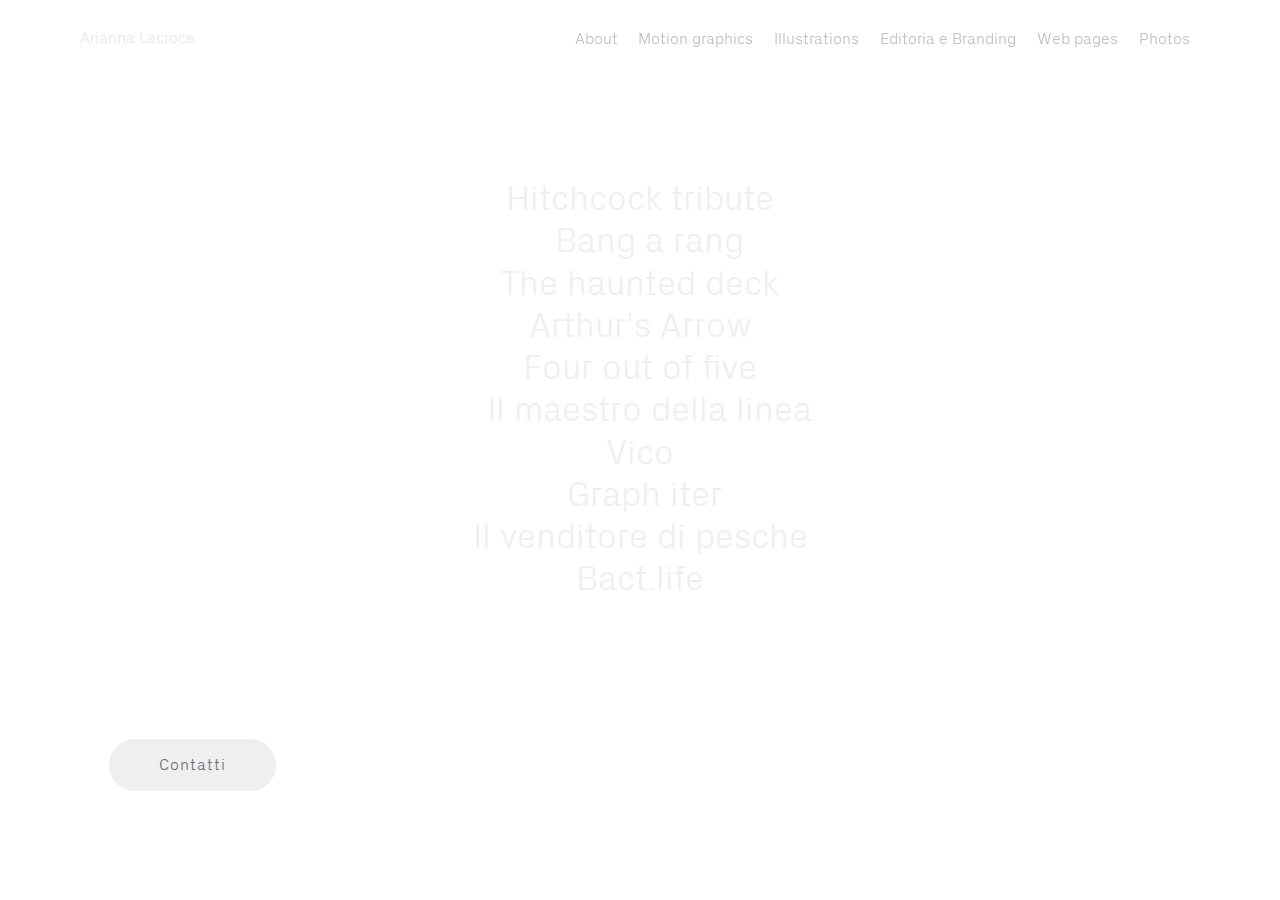
<file: index.html>
<!DOCTYPE html>
<html  >
<head>
  <!-- Site made with Mobirise Website Builder v4.10.7, https://mobirise.com -->
  <meta charset="UTF-8">
  <meta http-equiv="X-UA-Compatible" content="IE=edge">
  <meta name="generator" content="Mobirise v4.10.7, mobirise.com">
  <meta name="viewport" content="width=device-width, initial-scale=1, minimum-scale=1">
  <link rel="shortcut icon" href="assets/images/schermata-2019-08-08-alle-16.04.21-122x111.png" type="image/x-icon">
  <meta name="description" content="">
  
  <title>Home</title>
  <link rel="stylesheet" href="assets/web/assets/mobirise-icons/mobirise-icons.css">
  <link rel="stylesheet" href="assets/tether/tether.min.css">
  <link rel="stylesheet" href="assets/bootstrap/css/bootstrap.min.css">
  <link rel="stylesheet" href="assets/bootstrap/css/bootstrap-grid.min.css">
  <link rel="stylesheet" href="assets/bootstrap/css/bootstrap-reboot.min.css">
  <link rel="stylesheet" href="assets/dropdown/css/style.css">
  <link rel="stylesheet" href="assets/animatecss/animate.min.css">
  <link rel="stylesheet" href="assets/theme/css/style.css">
  <link href="assets/fonts/style.css" rel="stylesheet">
  <link rel="stylesheet" href="assets/mobirise/css/mbr-additional.css" type="text/css">
  
  
  
</head>
<body>
  <section class="menu cid-ryz6w2ei4C" once="menu" id="menu1-4m">

    

    <nav class="navbar navbar-expand beta-menu navbar-dropdown align-items-center navbar-fixed-top navbar-toggleable-sm bg-color transparent">
        <button class="navbar-toggler navbar-toggler-right" type="button" data-toggle="collapse" data-target="#navbarSupportedContent" aria-controls="navbarSupportedContent" aria-expanded="false" aria-label="Toggle navigation">
            <div class="hamburger">
                <span></span>
                <span></span>
                <span></span>
                <span></span>
            </div>
        </button>
        <div class="menu-logo">
            <div class="navbar-brand">
                
                <span class="navbar-caption-wrap"><a class="navbar-caption text-primary display-4" href="index.html">
                        Arianna Lacroce</a></span>
            </div>
        </div>
        <div class="collapse navbar-collapse" id="navbarSupportedContent">
            <ul class="navbar-nav nav-dropdown nav-right" data-app-modern-menu="true"><li class="nav-item">
                    <a class="nav-link link text-warning display-4" href="page5.html">
                        
                        About</a>
                </li><li class="nav-item"><a class="nav-link link text-warning display-4" href="page2.html">
                        
                        Motion graphics</a></li><li class="nav-item"><a class="nav-link link text-warning display-4" href="page1.html">
                        
                        Illustrations</a></li><li class="nav-item"><a class="nav-link link text-warning display-4" href="page3.html">
                        
                        Editoria e Branding</a></li><li class="nav-item"><a class="nav-link link text-warning display-4" href="page4.html">
                        
                        Web pages</a></li><li class="nav-item"><a class="nav-link link text-warning display-4" href="page6.html">
                        
                        Photos</a></li></ul>
            
        </div>
    </nav>
</section>

<section class="engine"><a href="https://mobirise.info/m">free site design templates</a></section><section class="header11 cid-ryn9vNfxSK" id="header11-z">

    <!-- Block parameters controls (Blue "Gear" panel) -->
    
    <!-- End block parameters -->

    
    <div class="container align-left">
        <div class="media-container-column mbr-white col-md-12">
            
            <h1 class="mbr-section-title py-3 mbr-fonts-style display-1"><strong><a href="page2.html#content4-1q" target="_blank" class="text-primary"><br></a></strong><strong><a href="page2.html#content4-1q" target="_blank" class="text-primary">Hitchcock tribute</a></strong><strong><a href="page1.html"><br></a></strong><a href="page2.html#content4-1v">&nbsp;&nbsp;</a><strong><a href="page2.html#content4-1v" target="_blank" class="text-primary">Bang a rang</a></strong><br><strong><a href="page1.html#content4-j" target="_blank" class="text-primary">The haunted deck</a></strong><br><strong><a href="page1.html#content4-1h" target="_blank" class="text-primary">Arthur's Arrow</a></strong><br><strong><a href="page1.html#content4-1l" target="_blank" class="text-primary">Four out of five</a></strong><strong><br></strong>&nbsp; <a href="page3.html#content4-2r" target="_blank" class="text-primary">Il maestro della linea</a><br><a href="page3.html#content4-2w" target="_blank" class="text-primary">Vico</a><br><a href="page3.html#content4-32" target="_blank" class="text-primary">&nbsp;Graph iter</a><br><strong><a href="page4.html#content4-3n" class="text-primary" target="_blank">Il venditore di pesche</a></strong><br><strong><a href="page4.html#content4-3r" target="_blank" class="text-primary">Bact.life</a></strong><br><strong><a href="page4.html#content4-3r" target="_blank" class="text-primary"><br></a></strong><strong><br></strong></h1>
            
            <div class="mbr-section-btn py-4"><a class="btn btn-md btn-secondary display-4" href="page5.html">Contatti</a></div>
        </div>
    </div>

    
</section>


  <script src="assets/web/assets/jquery/jquery.min.js"></script>
  <script src="assets/popper/popper.min.js"></script>
  <script src="assets/tether/tether.min.js"></script>
  <script src="assets/bootstrap/js/bootstrap.min.js"></script>
  <script src="assets/dropdown/js/nav-dropdown.js"></script>
  <script src="assets/dropdown/js/navbar-dropdown.js"></script>
  <script src="assets/touchswipe/jquery.touch-swipe.min.js"></script>
  <script src="assets/viewportchecker/jquery.viewportchecker.js"></script>
  <script src="assets/smoothscroll/smooth-scroll.js"></script>
  <script src="assets/theme/js/script.js"></script>
  
  
 <div id="scrollToTop" class="scrollToTop mbr-arrow-up"><a style="text-align: center;"><i class="mbr-arrow-up-icon mbr-arrow-up-icon-cm cm-icon cm-icon-smallarrow-up"></i></a></div>
    <input name="animation" type="hidden">
  </body>
</html>
</file>
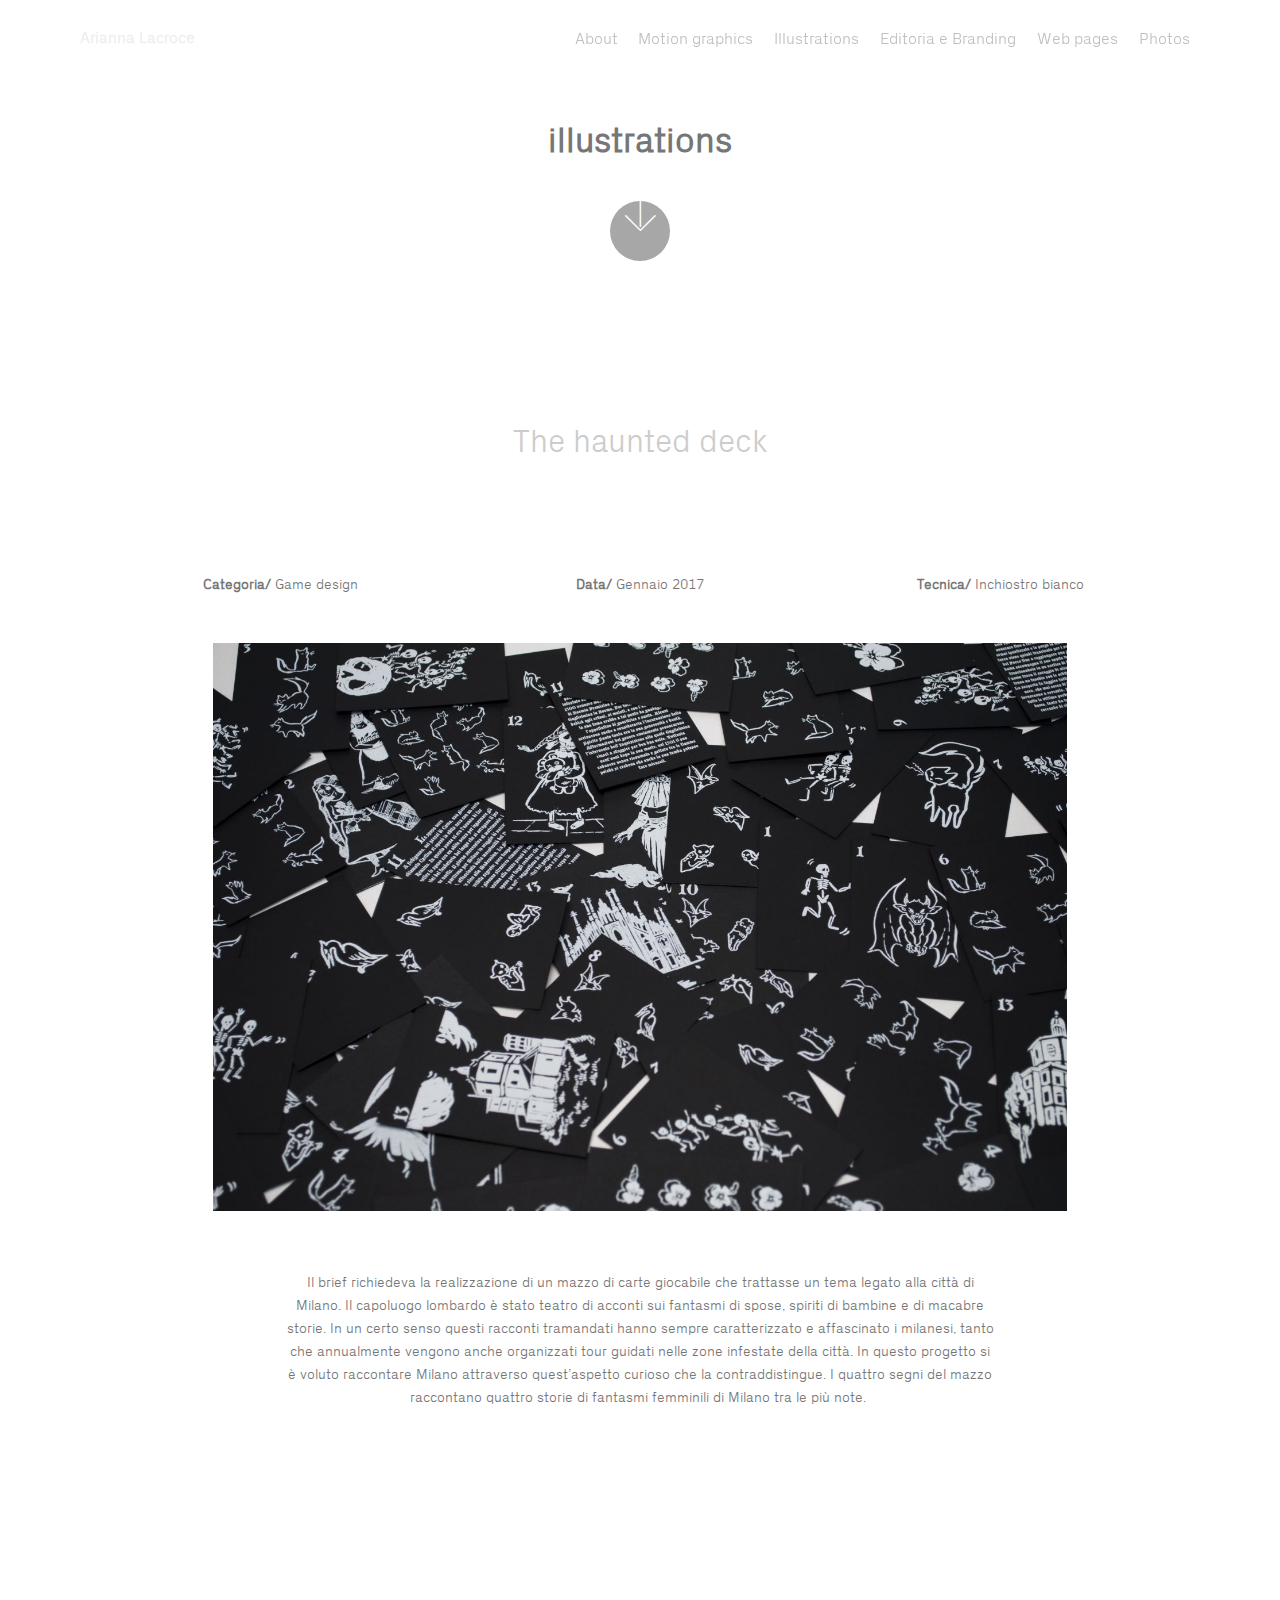
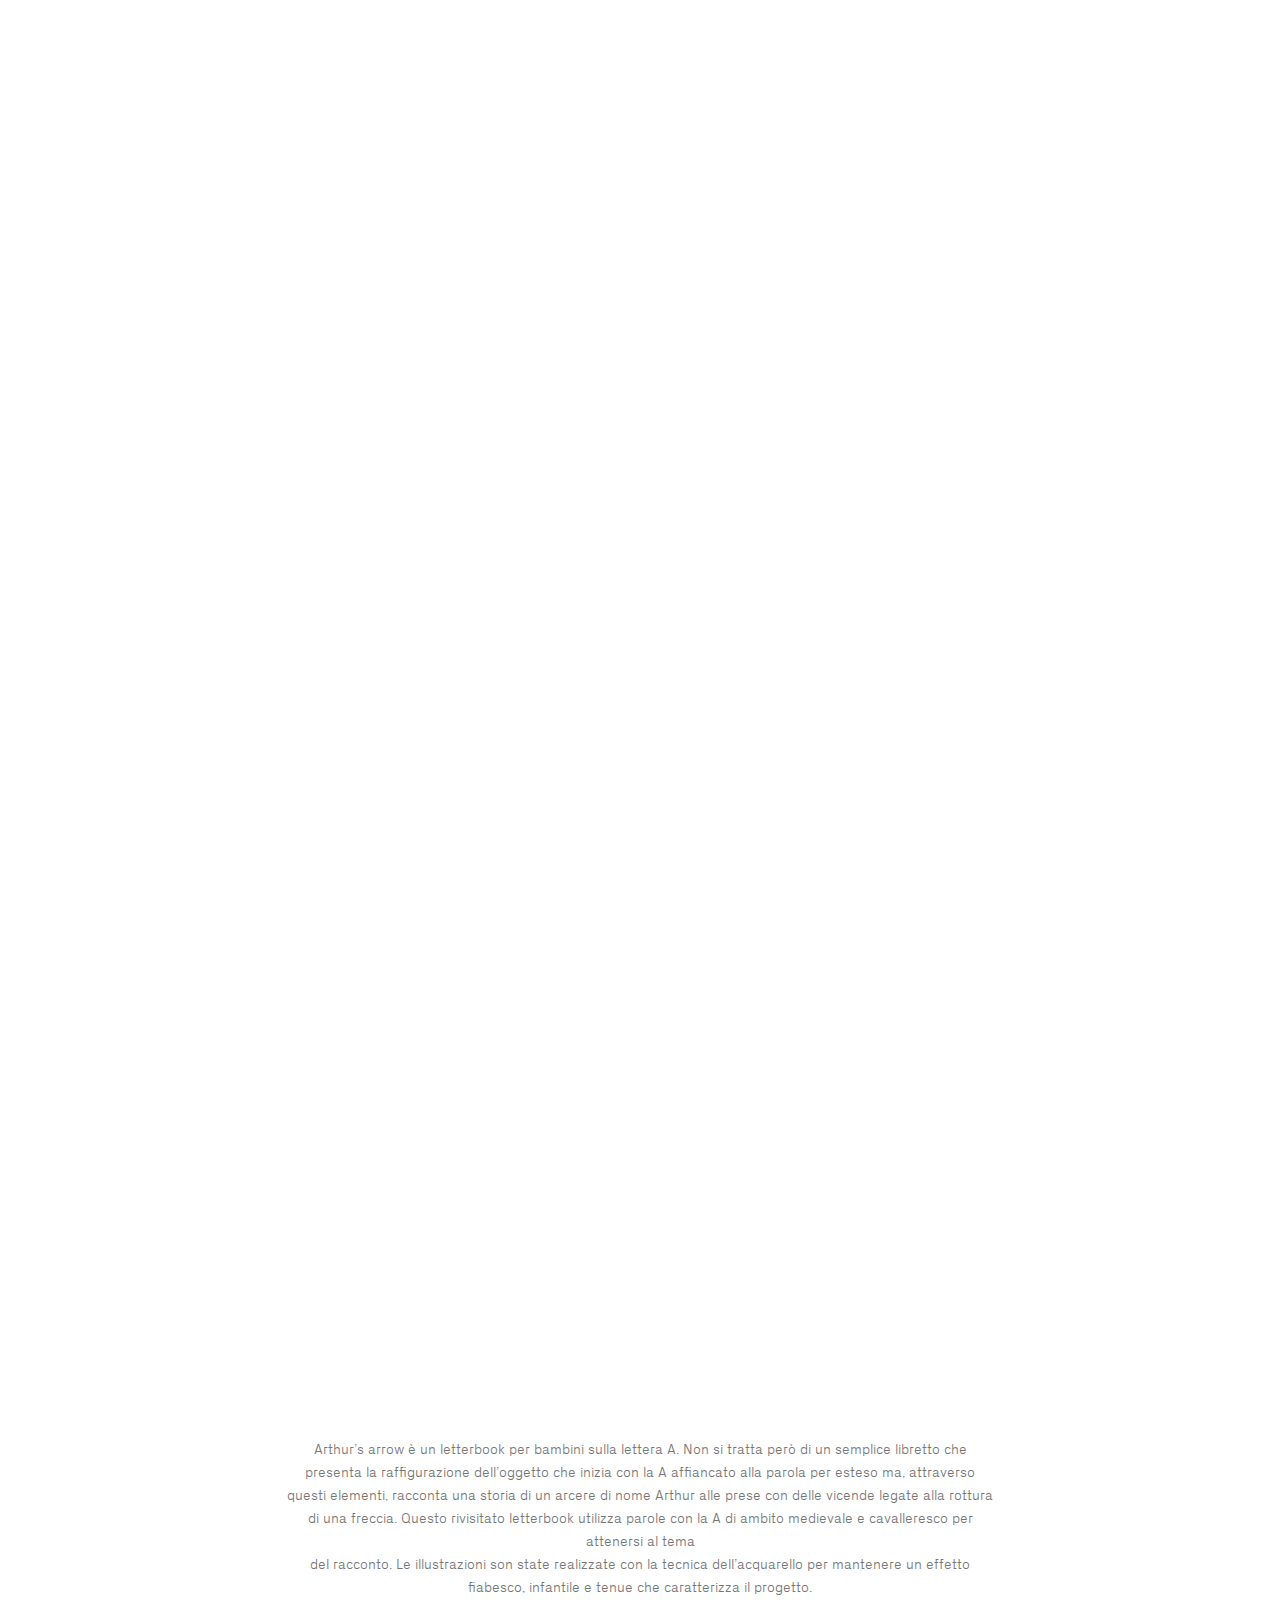
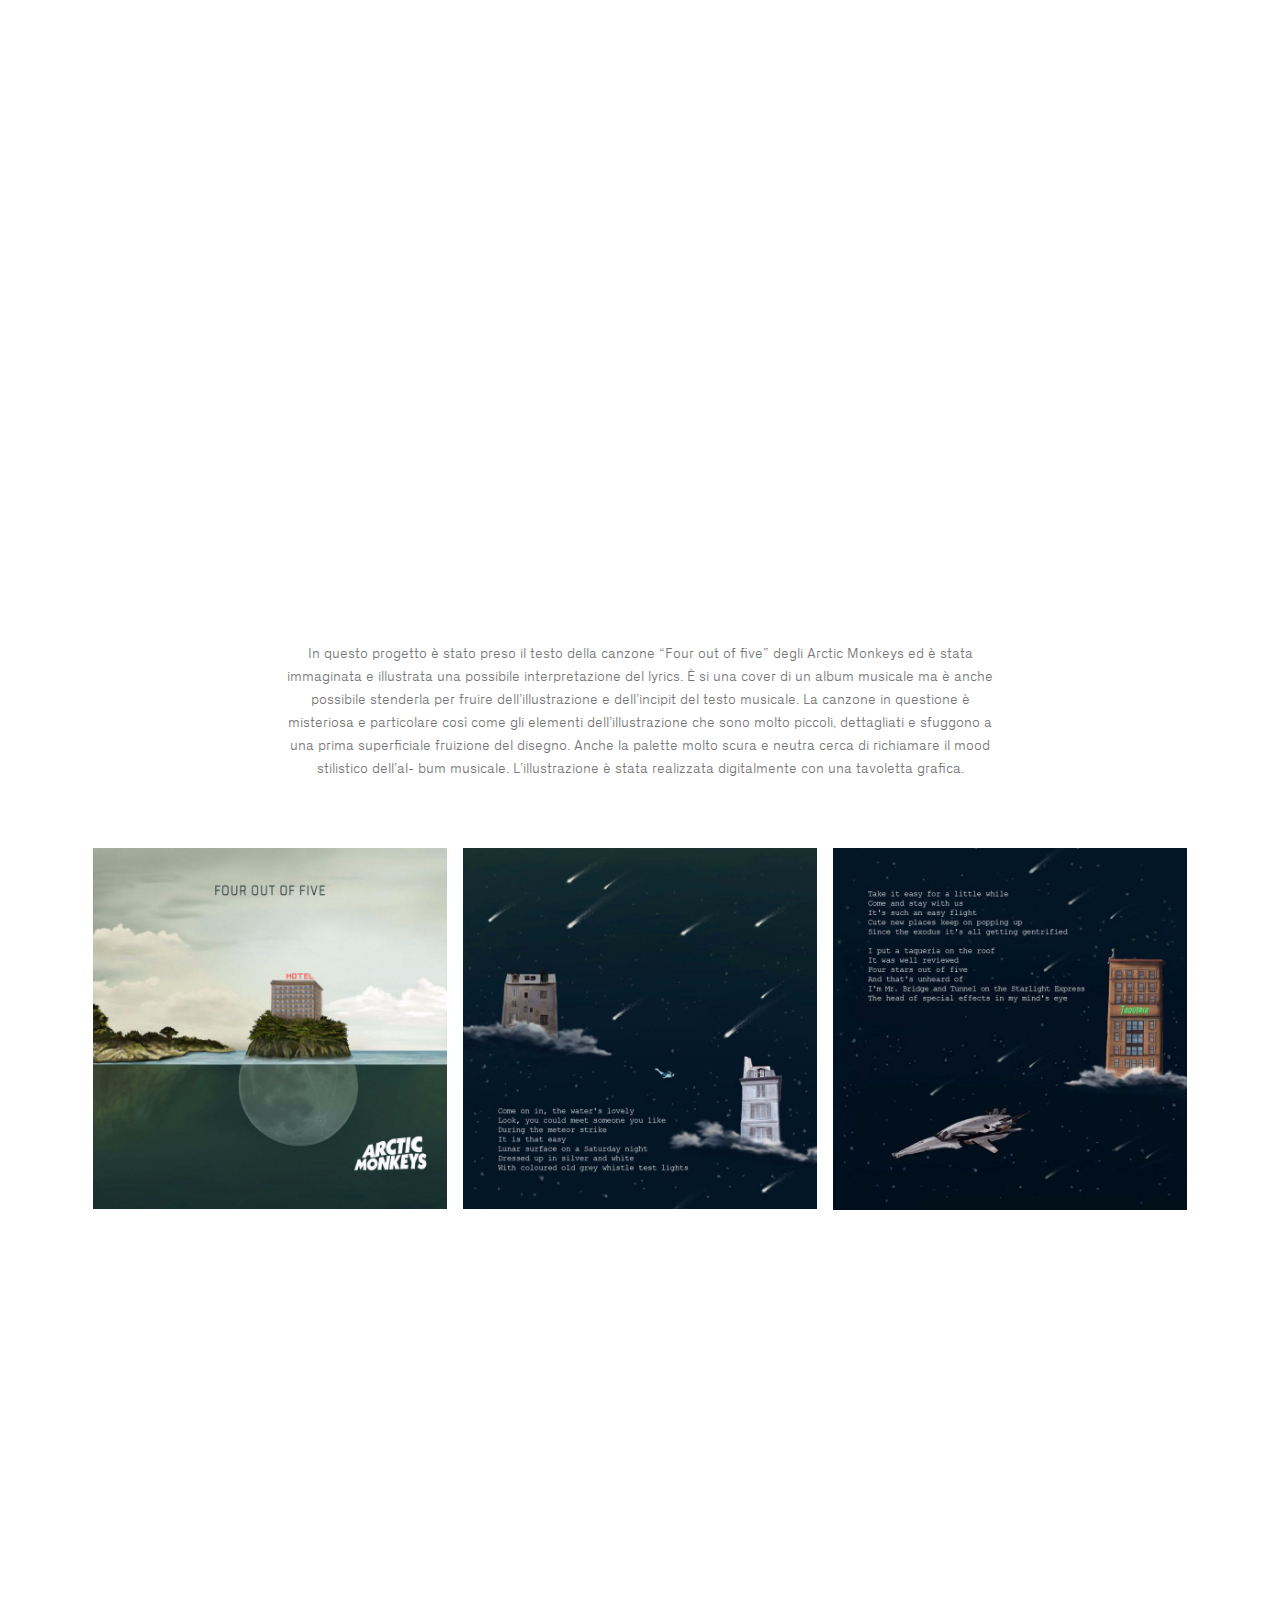
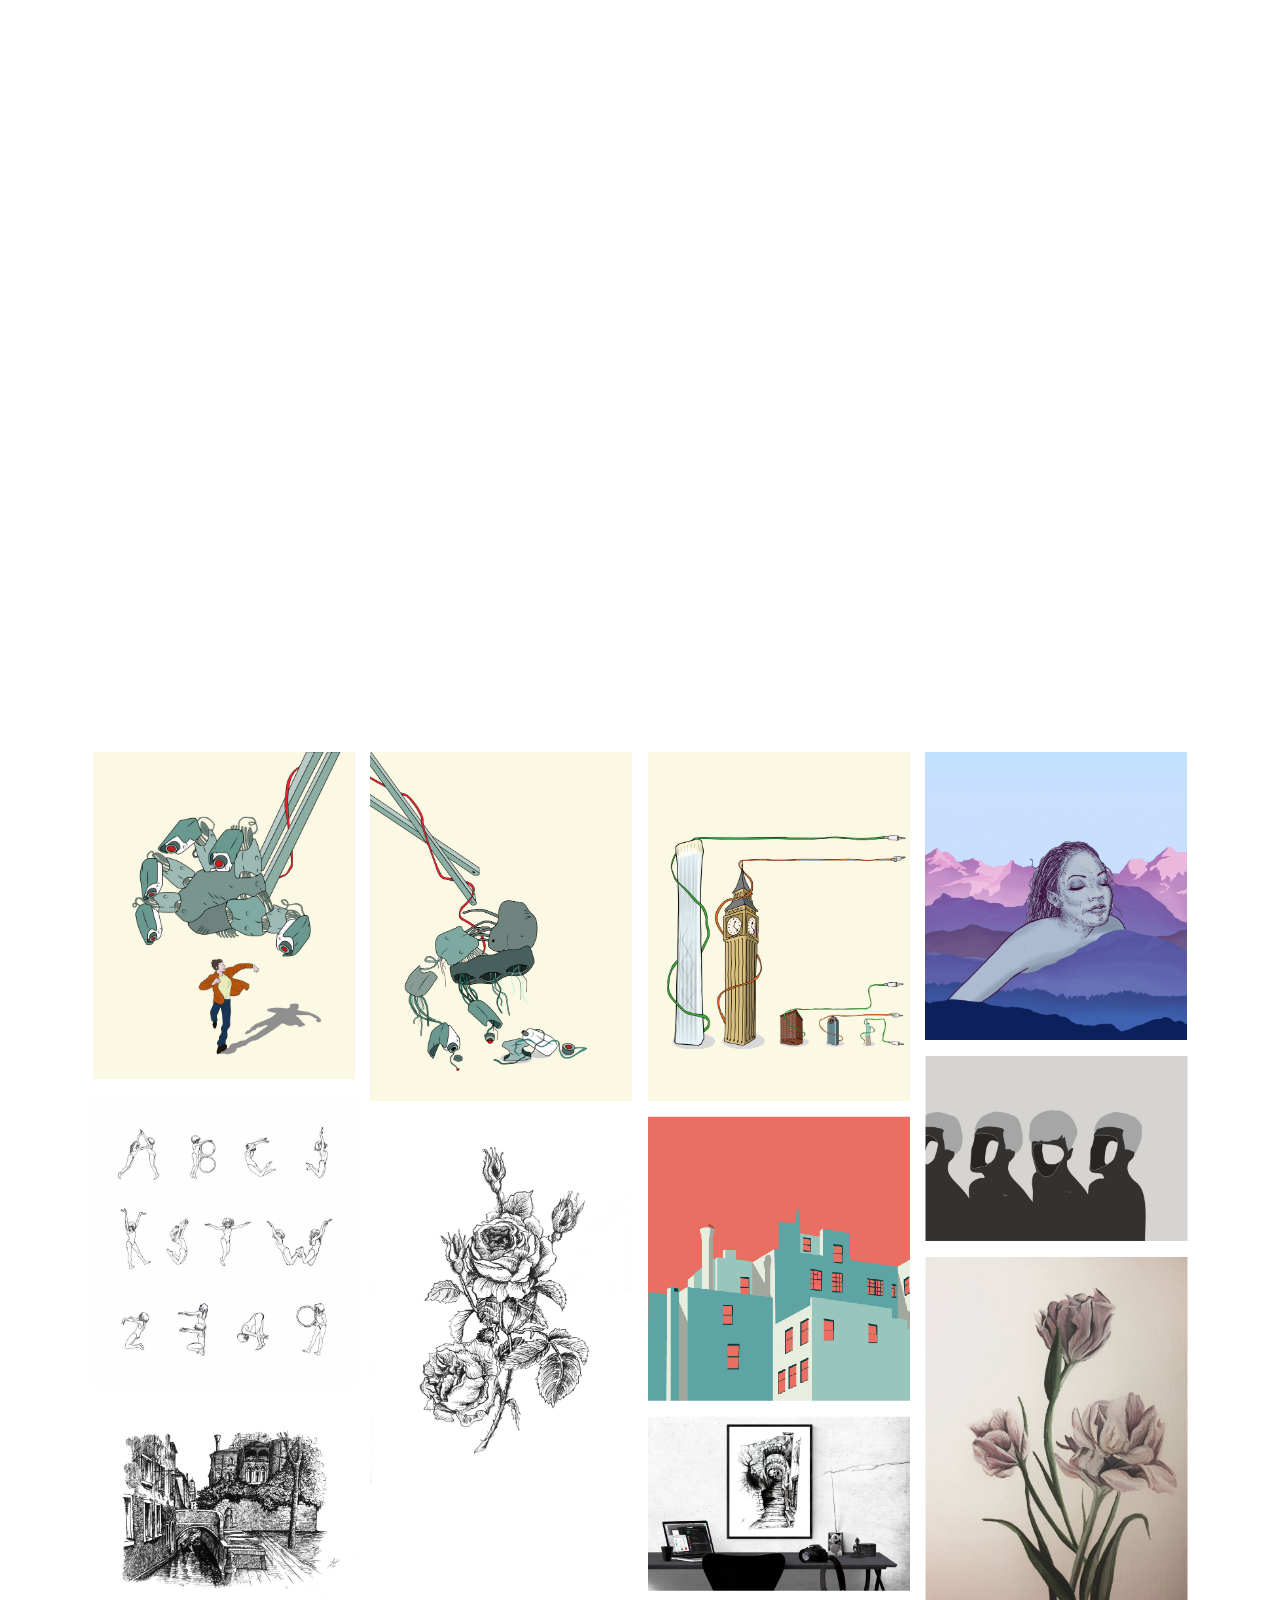
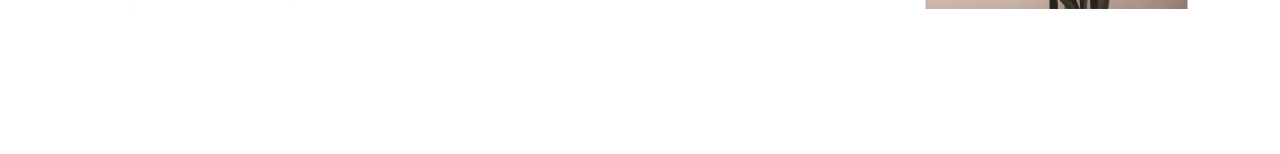
<file: page1.html>
<!DOCTYPE html>
<html  >
<head>
  <!-- Site made with Mobirise Website Builder v4.10.7, https://mobirise.com -->
  <meta charset="UTF-8">
  <meta http-equiv="X-UA-Compatible" content="IE=edge">
  <meta name="generator" content="Mobirise v4.10.7, mobirise.com">
  <meta name="viewport" content="width=device-width, initial-scale=1, minimum-scale=1">
  <link rel="shortcut icon" href="assets/images/schermata-2019-08-08-alle-16.04.21-122x111.png" type="image/x-icon">
  <meta name="description" content="">
  
  <title>illustrations</title>
  <link rel="stylesheet" href="assets/web/assets/mobirise-icons/mobirise-icons.css">
  <link rel="stylesheet" href="assets/tether/tether.min.css">
  <link rel="stylesheet" href="assets/bootstrap/css/bootstrap.min.css">
  <link rel="stylesheet" href="assets/bootstrap/css/bootstrap-grid.min.css">
  <link rel="stylesheet" href="assets/bootstrap/css/bootstrap-reboot.min.css">
  <link rel="stylesheet" href="assets/animatecss/animate.min.css">
  <link rel="stylesheet" href="assets/dropdown/css/style.css">
  <link rel="stylesheet" href="assets/theme/css/style.css">
  <link rel="stylesheet" href="assets/gallery/style.css">
  <link href="assets/fonts/style.css" rel="stylesheet">
  <link rel="stylesheet" href="assets/mobirise/css/mbr-additional.css" type="text/css">
  
  
  
</head>
<body>
  <section class="menu cid-ryz6w2ei4C" once="menu" id="menu1-4m">

    

    <nav class="navbar navbar-expand beta-menu navbar-dropdown align-items-center navbar-fixed-top navbar-toggleable-sm bg-color transparent">
        <button class="navbar-toggler navbar-toggler-right" type="button" data-toggle="collapse" data-target="#navbarSupportedContent" aria-controls="navbarSupportedContent" aria-expanded="false" aria-label="Toggle navigation">
            <div class="hamburger">
                <span></span>
                <span></span>
                <span></span>
                <span></span>
            </div>
        </button>
        <div class="menu-logo">
            <div class="navbar-brand">
                
                <span class="navbar-caption-wrap"><a class="navbar-caption text-primary display-4" href="index.html">
                        Arianna Lacroce</a></span>
            </div>
        </div>
        <div class="collapse navbar-collapse" id="navbarSupportedContent">
            <ul class="navbar-nav nav-dropdown nav-right" data-app-modern-menu="true"><li class="nav-item">
                    <a class="nav-link link text-warning display-4" href="page5.html">
                        
                        About</a>
                </li><li class="nav-item"><a class="nav-link link text-warning display-4" href="page2.html">
                        
                        Motion graphics</a></li><li class="nav-item"><a class="nav-link link text-warning display-4" href="page1.html">
                        
                        Illustrations</a></li><li class="nav-item"><a class="nav-link link text-warning display-4" href="page3.html">
                        
                        Editoria e Branding</a></li><li class="nav-item"><a class="nav-link link text-warning display-4" href="page4.html">
                        
                        Web pages</a></li><li class="nav-item"><a class="nav-link link text-warning display-4" href="page6.html">
                        
                        Photos</a></li></ul>
            
        </div>
    </nav>
</section>

<section class="engine"><a href="https://mobirise.info/n">free simple website templates</a></section><section class="header6 cid-ryngLbl1ND" id="header6-1d">

    

    

    <div class="container">
        <div class="row justify-content-md-center">
            <div class="mbr-white col-md-10">
                <h1 class="mbr-section-title align-center mbr-bold pb-3 mbr-fonts-style display-1">illustrations</h1>
                
                
            </div>
        </div>
    </div>

    <div class="mbr-arrow hidden-sm-down" aria-hidden="true">
        <a href="#next">
            <i class="mbri-down mbr-iconfont"></i>
        </a>
    </div>
</section>

<section class="mbr-section content4 cid-ryn6NlgbG1" id="content4-j">

    

    <div class="container">
        <div class="media-container-row">
            <div class="title col-12 col-md-8">
                <h2 class="align-center pb-3 mbr-fonts-style display-2">
                    The haunted deck</h2>
                
                
            </div>
        </div>
    </div>
</section>

<section class="mbr-section article content14 cid-rynk51UciN" id="content14-1f">
      
     

    <div class="container">
        <div class="media-container-row">
            <div class="row col-12 col-md-12">
                <div class="col-12 mbr-text mbr-fonts-style col-md-4 display-7">
                     <p class="p-3"><strong>Categoria/ </strong>Game design</p>
                </div>
                <div class="col-12 mbr-text mbr-fonts-style display-7 col-md-4">
                     <p class="p-3"><strong>Data/</strong> Gennaio 2017</p>
                </div>
                <div class="col-12 col-md-4 mbr-text mbr-fonts-style display-7">
                     <p class="p-3"><strong>Tecnica/</strong> Inchiostro bianco</p>
                </div>
            </div>
        </div>
    </div>
</section>

<section class="cid-ryn6Nlwrx4" id="image3-k">

    

    <figure class="mbr-figure container">
            <div class="image-block" style="width: 77%;">
                <img src="assets/images/dsc-127-1488x988.jpg" width="1400" alt="Mobirise" title="">
                
            </div>
    </figure>
</section>

<section class="mbr-section article content1 cid-rysyYKUlp3" id="content1-2c">
    
     

    <div class="container">
        <div class="media-container-row">
            <div class="mbr-text col-12 mbr-fonts-style display-7 col-md-8">Il brief richiedeva la realizzazione di un mazzo di carte giocabile che trattasse un tema legato alla città di Milano. Il capoluogo lombardo è stato teatro di acconti sui fantasmi di spose, spiriti di bambine e di macabre storie. In un certo senso questi racconti tramandati hanno sempre caratterizzato e affascinato i milanesi, tanto che annualmente vengono anche organizzati tour guidati nelle zone infestate della città. In questo progetto si è voluto raccontare Milano attraverso quest’aspetto curioso che la contraddistingue. I quattro segni del mazzo raccontano quattro storie di fantasmi femminili di Milano tra le più note.&nbsp;</div>
        </div>
    </div>
</section>

<section class="cid-ryn6NlNxyI" id="image4-l">
    <!-- Block parameters controls (Blue "Gear" panel) -->
    
    <!-- End block parameters -->
    <div class="container images-container">
            <div class="media-container-row" style="width: 77%;">
                <div class="img-item item1" style="width: 206%;">
                    <img src="assets/images/dsc-125-974x647.jpeg" alt="" title="">
                    
                </div>
                <div class="img-item">
                    <img src="assets/images/scan-3-562x808.png" alt="" title="">
                    
                </div>
            </div>
    </div>
</section>

<section class="mbr-section content4 cid-rynl4XiSmb" id="content4-1h">

    

    <div class="container">
        <div class="media-container-row">
            <div class="title col-12 col-md-8">
                <h2 class="align-center pb-3 mbr-fonts-style display-2">
                    Arthur's Arrow</h2>
                
                
            </div>
        </div>
    </div>
</section>

<section class="mbr-section article content14 cid-rynl5xcEDM" id="content14-1i">
      
     

    <div class="container">
        <div class="media-container-row">
            <div class="row col-12 col-md-12">
                <div class="col-12 mbr-text mbr-fonts-style col-md-4 display-7">
                     <p class="p-3"><strong>Categoria/ </strong>Editoria d'infanzia</p>
                </div>
                <div class="col-12 mbr-text mbr-fonts-style display-7 col-md-4">
                     <p class="p-3"><strong>Data/</strong> Maggio 2019</p>
                </div>
                <div class="col-12 col-md-4 mbr-text mbr-fonts-style display-7">
                     <p class="p-3"><strong>Tecnica/</strong>&nbsp;Acquarello</p>
                </div>
            </div>
        </div>
    </div>
</section>

<section class="cid-rynl7B5RYx" id="image3-1j">

    

    <figure class="mbr-figure container">
            <div class="image-block" style="width: 80%;">
                <img src="assets/images/11-1776x1332.png" width="1400" alt="Mobirise" title="">
                
            </div>
    </figure>
</section>

<section class="mbr-section article content1 cid-ryszwzHdkI" id="content1-2d">
    
     

    <div class="container">
        <div class="media-container-row">
            <div class="mbr-text col-12 mbr-fonts-style display-7 col-md-8"><div><br></div><div>Arthur’s arrow è un letterbook per bambini sulla lettera A. Non si tratta però di un semplice libretto che presenta la raffigurazione dell’oggetto che inizia con la A affiancato alla parola per esteso ma, attraverso questi elementi, racconta una storia di un arcere di nome Arthur alle prese con delle vicende legate alla rottura di una freccia. Questo rivisitato letterbook utilizza parole con&nbsp;<span style="font-size: 0.9rem;">la A di ambito medievale e cavalleresco per attenersi al tema</span></div><div>del racconto. Le illustrazioni son state realizzate con la tecnica dell’acquarello per mantenere un effetto fiabesco, infantile e tenue che caratterizza il progetto.</div></div>
        </div>
    </div>
</section>

<section class="cid-ryszLk64MW" id="image3-2f">

    

    <figure class="mbr-figure container">
            <div class="image-block" style="width: 80%;">
                <img src="assets/images/22-1-952x714.png" width="1400" alt="Mobirise" title="">
                
            </div>
    </figure>
</section>

<section class="cid-rynmEOCUsR" id="image4-1k">
    <!-- Block parameters controls (Blue "Gear" panel) -->
    
    <!-- End block parameters -->
    <div class="container images-container">
            <div class="media-container-row" style="width: 80%;">
                <div class="img-item item1" style="width: 104%;">
                    <img src="assets/images/44-1086x815.png" alt="" title="">
                    
                </div>
                <div class="img-item">
                    <img src="assets/images/defletterbook-4-626x340.png" alt="" title="">
                    
                </div>
            </div>
    </div>
</section>

<section class="mbr-section content4 cid-rynnEK8ND6" id="content4-1l">

    

    <div class="container">
        <div class="media-container-row">
            <div class="title col-12 col-md-8">
                <h2 class="align-center pb-3 mbr-fonts-style display-2">
                    Four out of five</h2>
                
                
            </div>
        </div>
    </div>
</section>

<section class="mbr-section article content14 cid-rynnFep9dX" id="content14-1m">
      
     

    <div class="container">
        <div class="media-container-row">
            <div class="row col-12 col-md-12">
                <div class="col-12 mbr-text mbr-fonts-style col-md-4 display-7">
                     <p class="p-3"><strong>Categoria/ </strong>Cover musicale</p>
                </div>
                <div class="col-12 mbr-text mbr-fonts-style display-7 col-md-4">
                     <p class="p-3"><strong>Data/</strong> Maggio 2019</p>
                </div>
                <div class="col-12 col-md-4 mbr-text mbr-fonts-style display-7">
                     <p class="p-3"><strong>Tecnica/</strong> Digital illustration</p>
                </div>
            </div>
        </div>
    </div>
</section>

<section class="cid-rynnFHCYbI" id="image3-1n">

    

    <figure class="mbr-figure container">
            <div class="image-block" style="width: 80%;">
                <img src="assets/images/mockup-trifold-square-6-1776x1230.jpg" width="1400" alt="Mobirise" title="">
                
            </div>
    </figure>
</section>

<section class="mbr-section article content1 cid-rysAHpzsvv" id="content1-2g">
    
     

    <div class="container">
        <div class="media-container-row">
            <div class="mbr-text col-12 mbr-fonts-style display-7 col-md-8">In questo progetto è stato preso il testo della canzone “Four out of five” degli Arctic Monkeys ed è stata immaginata e illustrata una possibile interpretazione del lyrics. È si una cover di un album musicale ma è anche possibile stenderla per fruire dell’illustrazione e dell’incipit del testo musicale. La canzone in questione è misteriosa e particolare così come gli elementi dell’illustrazione che sono molto piccoli, dettagliati e sfuggono a una prima superficiale fruizione del disegno. Anche la palette molto scura e neutra cerca di richiamare il mood stilistico dell’al- bum musicale. L’illustrazione è stata realizzata digitalmente con una tavoletta grafica.</div>
        </div>
    </div>
</section>

<section class="mbr-gallery mbr-slider-carousel cid-rysByeuGhg" id="gallery4-2j">

    

    <div class="container">
        <div><!-- Gallery --><div class="gallery-row"><div class="mbr-gallery-layout-default"><div class="row justify-content-center m-0"><div class="row-first row justify-content-center m-0 col-md-10 p-0 col-lg-4"><div class="mbr-gallery-item false p-2" data-video-url="false"><div href="#lb-gallery4-2j" data-slide-to="0" data-toggle="modal"><img src="assets/images/lacroce-arianna-project05-772x2316-772x786.jpeg" alt="" title=""><span class="icon-focus"></span></div></div></div><div class="row-second row justify-content-center m-0 col-md-10 p-0 col-lg-4"><div class="mbr-gallery-item false p-2" data-video-url="false"><div href="#lb-gallery4-2j" data-slide-to="1" data-toggle="modal"><img src="assets/images/lacroce-arianna-project05-3-772x2316-772x787.jpeg" alt="" title=""><span class="icon-focus"></span></div></div></div><div class="row-third row justify-content-center m-0 col-md-10 p-0 col-lg-4"><div class="mbr-gallery-item false p-2" data-video-url="false"><div href="#lb-gallery4-2j" data-slide-to="2" data-toggle="modal"><img src="assets/images/lacroce-arianna-project05-5-772x2316-772x788.jpeg" alt="" title=""><span class="icon-focus"></span></div></div></div></div><div class="clearfix"></div></div></div><!-- Lightbox --><div data-app-prevent-settings="" class="mbr-slider modal fade carousel slide" tabindex="-1" data-keyboard="true" data-interval="false" id="lb-gallery4-2j"><div class="modal-dialog"><div class="modal-content"><div class="modal-body"><div class="carousel-inner"><div class="carousel-item active"><img src="assets/images/lacroce-arianna-project05-772x2316.jpeg" alt="" title=""></div><div class="carousel-item"><img src="assets/images/lacroce-arianna-project05-3-772x2316.jpeg" alt="" title=""></div><div class="carousel-item"><img src="assets/images/lacroce-arianna-project05-5-772x2316.jpeg" alt="" title=""></div><div class="carousel-item"><img src="assets/images/background4.jpg" alt="" title=""></div><div class="carousel-item"><img src="assets/images/background5.jpg" alt="" title=""></div><div class="carousel-item"><img src="assets/images/background6.jpg" alt="" title=""></div><div class="carousel-item"><img src="assets/images/background7.jpg" alt="" title=""></div><div class="carousel-item"><img src="assets/images/background8.jpg" alt="" title=""></div></div><a class="carousel-control carousel-control-prev" role="button" data-slide="prev" href="#lb-gallery4-2j"><span class="mbri-left mbr-iconfont" aria-hidden="true"></span><span class="sr-only">Previous</span></a><a class="carousel-control carousel-control-next" role="button" data-slide="next" href="#lb-gallery4-2j"><span class="mbri-right mbr-iconfont" aria-hidden="true"></span><span class="sr-only">Next</span></a><a class="close" href="#" role="button" data-dismiss="modal"><span class="sr-only">Close</span></a></div></div></div></div></div>
    </div>

</section>

<section class="cid-rysDyHie7P" id="image3-2k">

    

    <figure class="mbr-figure container">
            <div class="image-block" style="width: 80%;">
                <img src="assets/images/3-1488x1488.jpeg" width="1400" alt="Mobirise" title="">
                
            </div>
    </figure>
</section>

<section class="mbr-section content4 cid-ryt4xirtGZ" id="content4-3j">

    

    <div class="container">
        <div class="media-container-row">
            <div class="title col-12 col-md-8">
                <h2 class="align-center pb-3 mbr-fonts-style display-2">
                    Other works</h2>
                
                
            </div>
        </div>
    </div>
</section>

<section class="mbr-gallery mbr-slider-carousel cid-ryt5lsp41V" id="gallery1-3k">

    

    <div class="container">
        <div><!-- Filter --><!-- Gallery --><div class="mbr-gallery-row"><div class="mbr-gallery-layout-default"><div><div><div class="mbr-gallery-item mbr-gallery-item--p1" data-video-url="false" data-tags="Eccezionale"><div href="#lb-gallery1-3k" data-slide-to="0" data-toggle="modal"><img src="assets/images/a-video-sorveglianza-e-video-controllo-trascinato-744x930-744x930.jpg" alt="" title=""><span class="icon-focus"></span></div></div><div class="mbr-gallery-item mbr-gallery-item--p1" data-video-url="false" data-tags="Responsive"><div href="#lb-gallery1-3k" data-slide-to="1" data-toggle="modal"><img src="assets/images/b-2000x2667-800x1067.jpg" alt="" title=""><span class="icon-focus"></span></div></div><div class="mbr-gallery-item mbr-gallery-item--p1" data-video-url="false" data-tags="Creativa"><div href="#lb-gallery1-3k" data-slide-to="2" data-toggle="modal"><img src="assets/images/s-2000x2667-800x1067.jpg" alt="" title=""><span class="icon-focus"></span></div></div><div class="mbr-gallery-item mbr-gallery-item--p1" data-video-url="false" data-tags="Animata"><div href="#lb-gallery1-3k" data-slide-to="3" data-toggle="modal"><img src="assets/images/gomma-1984x3402-800x881.png" alt="" title=""><span class="icon-focus"></span></div></div><div class="mbr-gallery-item mbr-gallery-item--p1" data-video-url="false" data-tags="Eccezionale"><div href="#lb-gallery1-3k" data-slide-to="4" data-toggle="modal"><img src="assets/images/prove-fase02-trascinato-2000x1414-800x566.jpg" alt="" title=""><span class="icon-focus"></span></div></div><div class="mbr-gallery-item mbr-gallery-item--p1" data-video-url="false" data-tags="Eccezionale"><div href="#lb-gallery1-3k" data-slide-to="5" data-toggle="modal"><img src="assets/images/lacrocea-brainstorm-1-2000x3091-800x900.jpeg" alt="" title=""><span class="icon-focus"></span></div></div><div class="mbr-gallery-item mbr-gallery-item--p1" data-video-url="false" data-tags="Animata"><div href="#lb-gallery1-3k" data-slide-to="6" data-toggle="modal"><img src="assets/images/def1-2000x2797-800x1119.jpg" alt="" title=""><span class="icon-focus"></span></div></div><div class="mbr-gallery-item mbr-gallery-item--p1" data-video-url="false" data-tags="Responsive"><div href="#lb-gallery1-3k" data-slide-to="7" data-toggle="modal"><img src="assets/images/schermata-2018-10-07-alle-10.41.10-442x480-442x480.png" alt="" title=""><span class="icon-focus"></span></div></div><div class="mbr-gallery-item mbr-gallery-item--p1" data-video-url="false" data-tags="Eccezionale"><div href="#lb-gallery1-3k" data-slide-to="8" data-toggle="modal"><img src="assets/images/img-6603-2000x2695-800x1078.jpg" alt="" title=""><span class="icon-focus"></span></div></div><div class="mbr-gallery-item mbr-gallery-item--p1" data-video-url="false" data-tags="Eccezionale"><div href="#lb-gallery1-3k" data-slide-to="9" data-toggle="modal"><img src="assets/images/def2-2000x1578-800x631.jpg" alt="" title=""><span class="icon-focus"></span></div></div><div class="mbr-gallery-item mbr-gallery-item--p1" data-video-url="false" data-tags="Eccezionale"><div href="#lb-gallery1-3k" data-slide-to="10" data-toggle="modal"><img src="assets/images/conor-lyons-mackbook-4-2000x1333-800x533.jpg" alt="" title=""><span class="icon-focus"></span></div></div></div></div><div class="clearfix"></div></div></div><!-- Lightbox --><div data-app-prevent-settings="" class="mbr-slider modal fade carousel slide" tabindex="-1" data-keyboard="true" data-interval="false" id="lb-gallery1-3k"><div class="modal-dialog"><div class="modal-content"><div class="modal-body"><div class="carousel-inner"><div class="carousel-item"><img src="assets/images/a-video-sorveglianza-e-video-controllo-trascinato-744x930.jpg" alt="" title=""></div><div class="carousel-item"><img src="assets/images/b-2000x2667.jpg" alt="" title=""></div><div class="carousel-item"><img src="assets/images/s-2000x2667.jpg" alt="" title=""></div><div class="carousel-item"><img src="assets/images/gomma-1984x3402.png" alt="" title=""></div><div class="carousel-item"><img src="assets/images/prove-fase02-trascinato-2000x1414.jpg" alt="" title=""></div><div class="carousel-item"><img src="assets/images/lacrocea-brainstorm-1-2000x3091.jpeg" alt="" title=""></div><div class="carousel-item"><img src="assets/images/def1-2000x2797.jpg" alt="" title=""></div><div class="carousel-item"><img src="assets/images/schermata-2018-10-07-alle-10.41.10-442x480.png" alt="" title=""></div><div class="carousel-item"><img src="assets/images/img-6603-2000x2695.jpg" alt="" title=""></div><div class="carousel-item"><img src="assets/images/def2-2000x1578.jpg" alt="" title=""></div><div class="carousel-item active"><img src="assets/images/conor-lyons-mackbook-4-2000x1333.jpg" alt="" title=""></div></div><a class="carousel-control carousel-control-prev" role="button" data-slide="prev" href="#lb-gallery1-3k"><span class="mbri-left mbr-iconfont" aria-hidden="true"></span><span class="sr-only">Previous</span></a><a class="carousel-control carousel-control-next" role="button" data-slide="next" href="#lb-gallery1-3k"><span class="mbri-right mbr-iconfont" aria-hidden="true"></span><span class="sr-only">Next</span></a><a class="close" href="#" role="button" data-dismiss="modal"><span class="sr-only">Close</span></a></div></div></div></div></div>
    </div>

</section>


  <script src="assets/web/assets/jquery/jquery.min.js"></script>
  <script src="assets/popper/popper.min.js"></script>
  <script src="assets/tether/tether.min.js"></script>
  <script src="assets/bootstrap/js/bootstrap.min.js"></script>
  <script src="assets/smoothscroll/smooth-scroll.js"></script>
  <script src="assets/viewportchecker/jquery.viewportchecker.js"></script>
  <script src="assets/masonry/masonry.pkgd.min.js"></script>
  <script src="assets/imagesloaded/imagesloaded.pkgd.min.js"></script>
  <script src="assets/touchswipe/jquery.touch-swipe.min.js"></script>
  <script src="assets/dropdown/js/nav-dropdown.js"></script>
  <script src="assets/dropdown/js/navbar-dropdown.js"></script>
  <script src="assets/vimeoplayer/jquery.mb.vimeo_player.js"></script>
  <script src="assets/bootstrapcarouselswipe/bootstrap-carousel-swipe.js"></script>
  <script src="assets/theme/js/script.js"></script>
  <script src="assets/slidervideo/script.js"></script>
  <script src="assets/gallery/player.min.js"></script>
  <script src="assets/gallery/script.js"></script>
  
  
 <div id="scrollToTop" class="scrollToTop mbr-arrow-up"><a style="text-align: center;"><i class="mbr-arrow-up-icon mbr-arrow-up-icon-cm cm-icon cm-icon-smallarrow-up"></i></a></div>
    <input name="animation" type="hidden">
  </body>
</html>
</file>
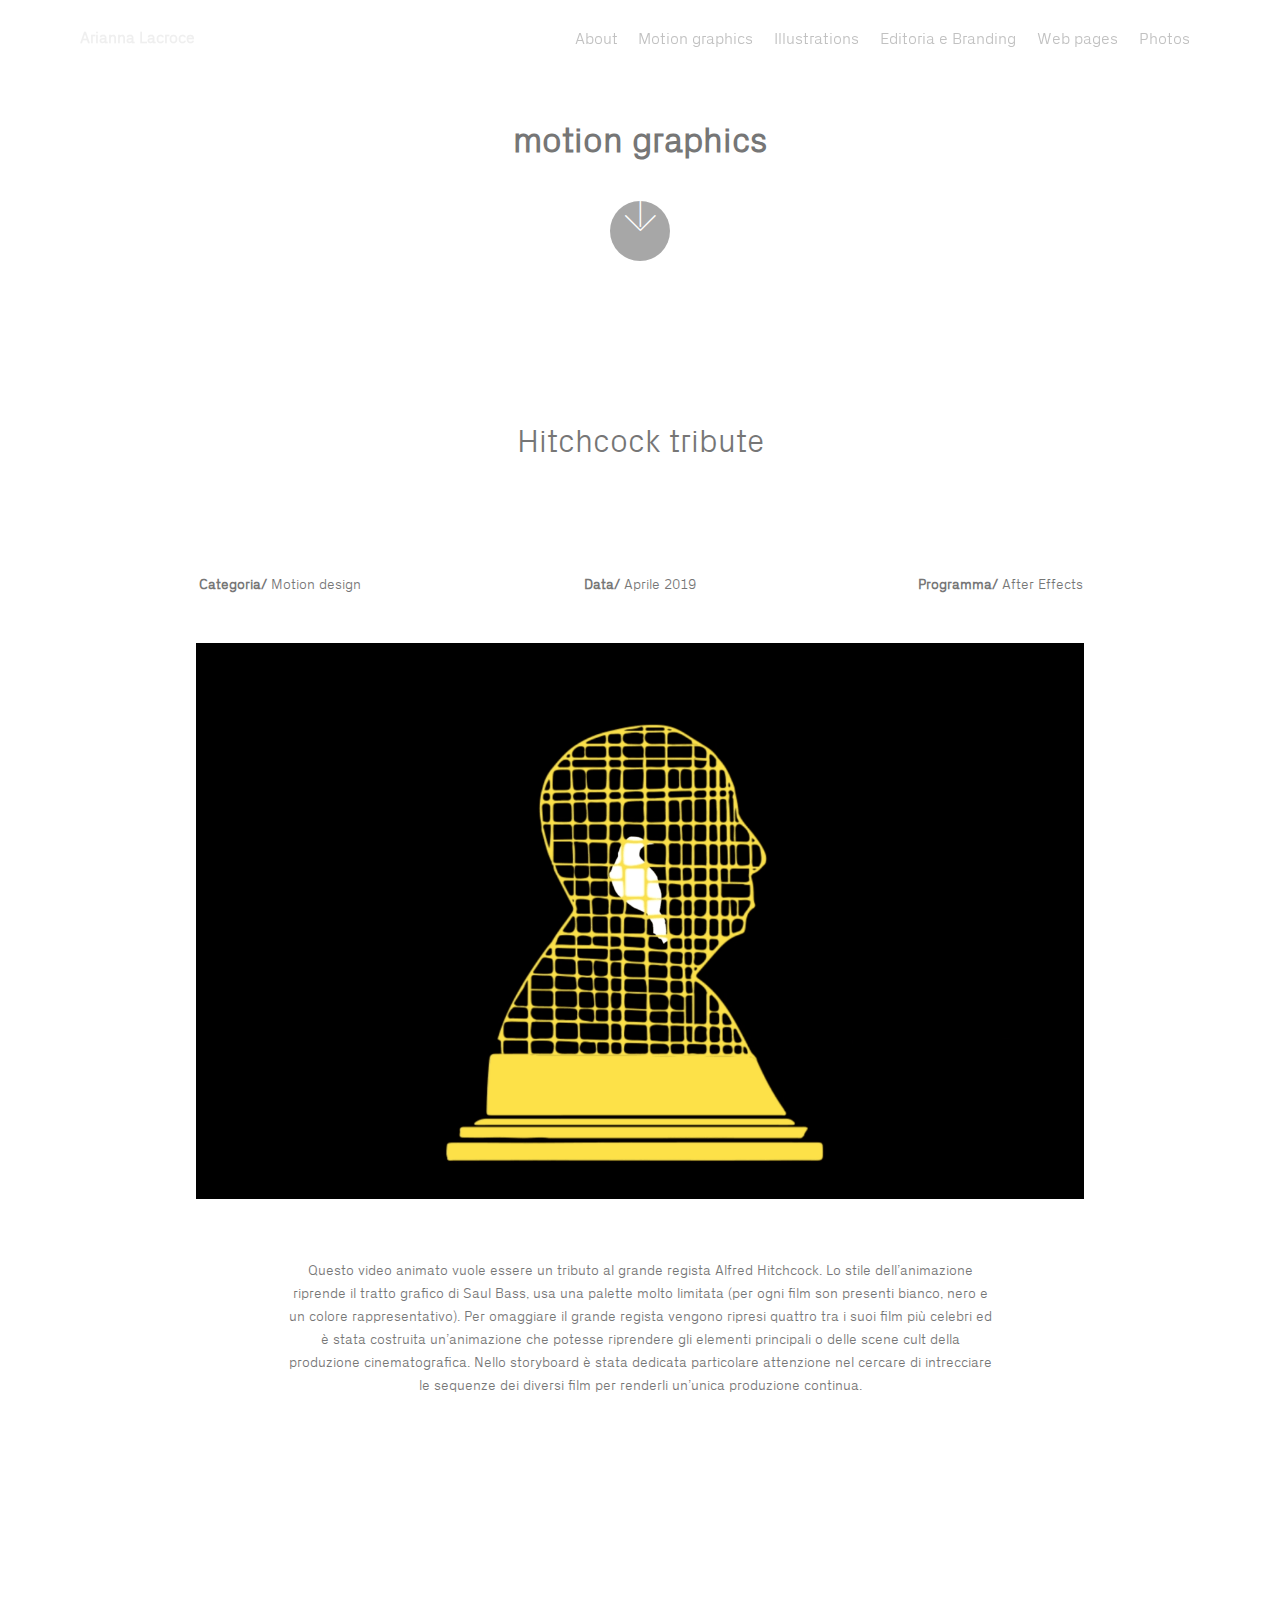
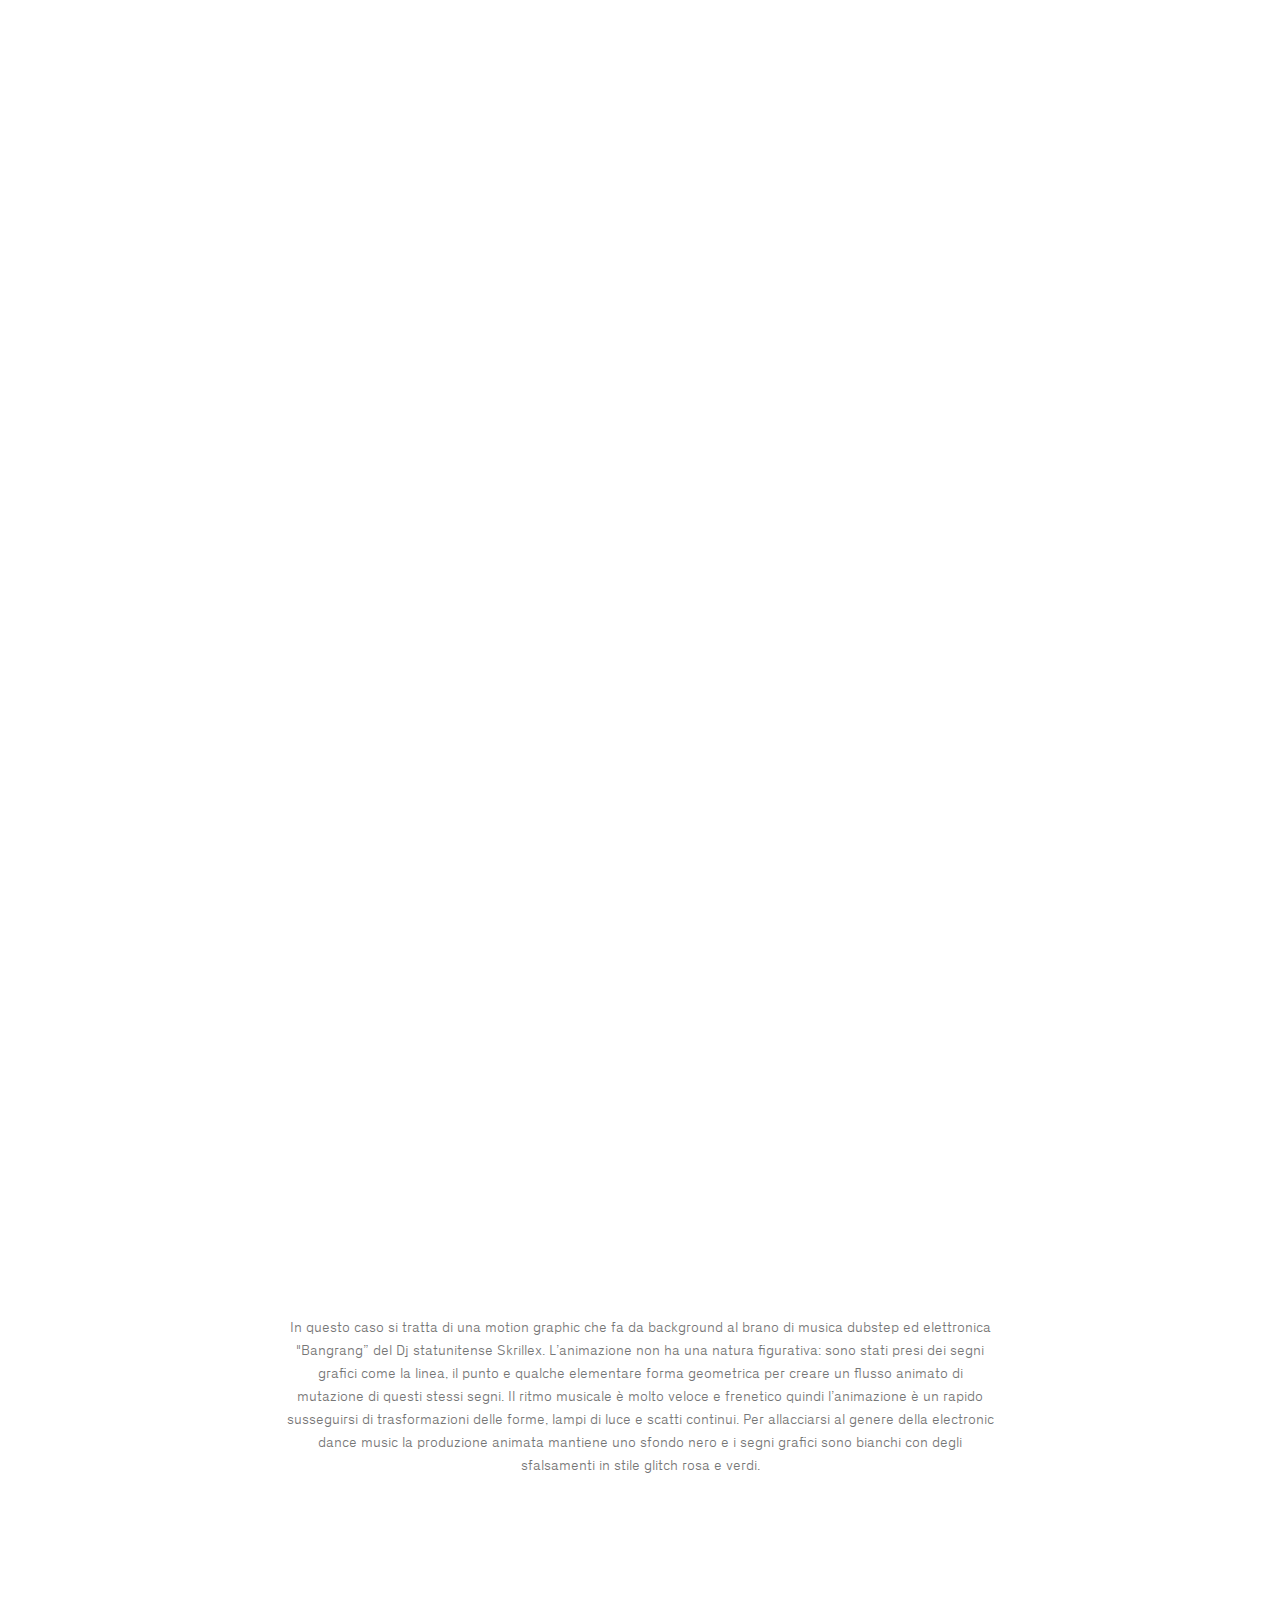
<file: page2.html>
<!DOCTYPE html>
<html  >
<head>
  <!-- Site made with Mobirise Website Builder v4.10.7, https://mobirise.com -->
  <meta charset="UTF-8">
  <meta http-equiv="X-UA-Compatible" content="IE=edge">
  <meta name="generator" content="Mobirise v4.10.7, mobirise.com">
  <meta name="viewport" content="width=device-width, initial-scale=1, minimum-scale=1">
  <link rel="shortcut icon" href="assets/images/schermata-2019-08-08-alle-16.04.21-122x111.png" type="image/x-icon">
  <meta name="description" content="">
  
  <title>motion graphics</title>
  <link rel="stylesheet" href="assets/web/assets/mobirise-icons/mobirise-icons.css">
  <link rel="stylesheet" href="assets/tether/tether.min.css">
  <link rel="stylesheet" href="assets/bootstrap/css/bootstrap.min.css">
  <link rel="stylesheet" href="assets/bootstrap/css/bootstrap-grid.min.css">
  <link rel="stylesheet" href="assets/bootstrap/css/bootstrap-reboot.min.css">
  <link rel="stylesheet" href="assets/animatecss/animate.min.css">
  <link rel="stylesheet" href="assets/dropdown/css/style.css">
  <link rel="stylesheet" href="assets/theme/css/style.css">
  <link href="assets/fonts/style.css" rel="stylesheet">
  <link rel="stylesheet" href="assets/mobirise/css/mbr-additional.css" type="text/css">
  
  
  
</head>
<body>
  <section class="menu cid-ryz6w2ei4C" once="menu" id="menu1-4m">

    

    <nav class="navbar navbar-expand beta-menu navbar-dropdown align-items-center navbar-fixed-top navbar-toggleable-sm bg-color transparent">
        <button class="navbar-toggler navbar-toggler-right" type="button" data-toggle="collapse" data-target="#navbarSupportedContent" aria-controls="navbarSupportedContent" aria-expanded="false" aria-label="Toggle navigation">
            <div class="hamburger">
                <span></span>
                <span></span>
                <span></span>
                <span></span>
            </div>
        </button>
        <div class="menu-logo">
            <div class="navbar-brand">
                
                <span class="navbar-caption-wrap"><a class="navbar-caption text-primary display-4" href="index.html">
                        Arianna Lacroce</a></span>
            </div>
        </div>
        <div class="collapse navbar-collapse" id="navbarSupportedContent">
            <ul class="navbar-nav nav-dropdown nav-right" data-app-modern-menu="true"><li class="nav-item">
                    <a class="nav-link link text-warning display-4" href="page5.html">
                        
                        About</a>
                </li><li class="nav-item"><a class="nav-link link text-warning display-4" href="page2.html">
                        
                        Motion graphics</a></li><li class="nav-item"><a class="nav-link link text-warning display-4" href="page1.html">
                        
                        Illustrations</a></li><li class="nav-item"><a class="nav-link link text-warning display-4" href="page3.html">
                        
                        Editoria e Branding</a></li><li class="nav-item"><a class="nav-link link text-warning display-4" href="page4.html">
                        
                        Web pages</a></li><li class="nav-item"><a class="nav-link link text-warning display-4" href="page6.html">
                        
                        Photos</a></li></ul>
            
        </div>
    </nav>
</section>

<section class="engine"><a href="https://mobirise.info/p">site templates free download</a></section><section class="header6 cid-rynqMPLwXE" id="header6-1p">

    

    

    <div class="container">
        <div class="row justify-content-md-center">
            <div class="mbr-white col-md-10">
                <h1 class="mbr-section-title align-center mbr-bold pb-3 mbr-fonts-style display-1">motion graphics</h1>
                
                
            </div>
        </div>
    </div>

    <div class="mbr-arrow hidden-sm-down" aria-hidden="true">
        <a href="#next">
            <i class="mbri-down mbr-iconfont"></i>
        </a>
    </div>
</section>

<section class="mbr-section content4 cid-rynqMQh4AC" id="content4-1q">

    

    <div class="container">
        <div class="media-container-row">
            <div class="title col-12 col-md-8">
                <h2 class="align-center pb-3 mbr-fonts-style display-2">
                    Hitchcock tribute</h2>
                
                
            </div>
        </div>
    </div>
</section>

<section class="mbr-section article content14 cid-rynqMQB8Ar" id="content14-1r">
      
     

    <div class="container">
        <div class="media-container-row">
            <div class="row col-12 col-md-12">
                <div class="col-12 mbr-text mbr-fonts-style col-md-4 display-7">
                     <p class="p-3"><strong>Categoria/ </strong>Motion design</p>
                </div>
                <div class="col-12 mbr-text mbr-fonts-style display-7 col-md-4">
                     <p class="p-3"><strong>Data/</strong> Aprile 2019</p>
                </div>
                <div class="col-12 col-md-4 mbr-text mbr-fonts-style display-7">
                     <p class="p-3"><strong>Programma/</strong> After Effects</p>
                </div>
            </div>
        </div>
    </div>
</section>

<section class="cid-rytYgU06Vt" id="image3-41">

    

    <figure class="mbr-figure container">
            <div class="image-block" style="width: 80%;">
                <img src="assets/images/schermata-2019-06-14-alle-14.30.16-1776x1110.png" width="1400" alt="Mobirise" title="">
                
            </div>
    </figure>
</section>

<section class="mbr-section article content1 cid-rysE7dK6gX" id="content1-2l">
    
     

    <div class="container">
        <div class="media-container-row">
            <div class="mbr-text col-12 mbr-fonts-style display-7 col-md-8">Questo video animato vuole essere un tributo al grande regista Alfred Hitchcock. Lo stile dell’animazione riprende il tratto grafico di Saul Bass, usa una palette molto limitata (per ogni film son presenti bianco, nero e un colore rappresentativo). Per omaggiare il grande regista vengono ripresi quattro tra i suoi film più celebri ed è stata costruita un’animazione che potesse riprendere gli elementi principali o delle scene cult della produzione cinematografica. Nello storyboard è stata dedicata particolare attenzione nel cercare di intrecciare le sequenze dei diversi film per renderli un’unica produzione continua.</div>
        </div>
    </div>
</section>

<section class="cid-rynrpFyxjV" id="video3-26">

    
    
    <figure class="mbr-figure align-center container">
        <div class="video-block" style="width: 80%;">
            <div><iframe class="mbr-embedded-video" src="https://player.vimeo.com/video/347737683?autoplay=0&amp;loop=0" width="1280" height="720" frameborder="0" allowfullscreen></iframe></div>
        </div>
    </figure>
</section>

<section class="mbr-section content4 cid-rynqMRXPf3" id="content4-1v">

    

    <div class="container">
        <div class="media-container-row">
            <div class="title col-12 col-md-8">
                <h2 class="align-center pb-3 mbr-fonts-style display-2">
                    Bang a rang</h2>
                
                
            </div>
        </div>
    </div>
</section>

<section class="mbr-section article content14 cid-rysEqFwb67" id="content14-2m">
      
     

    <div class="container">
        <div class="media-container-row">
            <div class="row col-12 col-md-12">
                <div class="col-12 mbr-text mbr-fonts-style col-md-4 display-7">
                     <p class="p-3"><strong>Categoria/ </strong>Music animation</p>
                </div>
                <div class="col-12 mbr-text mbr-fonts-style display-7 col-md-4">
                     <p class="p-3"><strong>Data/</strong> Maggio 2019</p>
                </div>
                <div class="col-12 col-md-4 mbr-text mbr-fonts-style display-7">
                     <p class="p-3"><strong>Programma/ </strong>After Effects</p>
                </div>
            </div>
        </div>
    </div>
</section>

<section class="cid-rytYMKPBwK" id="image3-42">

    

    <figure class="mbr-figure container">
            <div class="image-block" style="width: 80%;">
                <img src="assets/images/schermata-2019-06-14-alle-15.07.19-1776x1110.png" width="1400" alt="Mobirise" title="">
                
            </div>
    </figure>
</section>

<section class="mbr-section article content1 cid-rysF8HKXEn" id="content1-2n">
    
     

    <div class="container">
        <div class="media-container-row">
            <div class="mbr-text col-12 mbr-fonts-style display-7 col-md-8">In questo caso si tratta di una motion graphic che fa da background al brano di musica dubstep ed elettronica "Bangrang” del Dj statunitense Skrillex. L’animazione non ha una natura figurativa: sono stati presi dei segni grafici come la linea, il punto e qualche elementare forma geometrica per creare un flusso animato di mutazione di questi stessi segni. Il ritmo musica<span style="font-size: 0.9rem;">le è molto veloce e frenetico quindi l’animazione è un rapido</span><div>susseguirsi di trasformazioni delle forme, lampi di luce e scatti continui. Per allacciarsi al genere della electronic dance music la produzione animata mantiene uno sfondo nero e i segni grafici sono bianchi con degli sfalsamenti in stile glitch rosa e verdi.</div></div>
        </div>
    </div>
</section>

<section class="cid-rysFedUwr6" id="video3-2o">

    
    
    <figure class="mbr-figure align-center container">
        <div class="video-block" style="width: 80%;">
            <div><iframe class="mbr-embedded-video" src="https://player.vimeo.com/video/347736880?autoplay=0&amp;loop=0" width="1280" height="720" frameborder="0" allowfullscreen></iframe></div>
        </div>
    </figure>
</section>

<section class="mbr-section content4 cid-ryu9gS1u0p" id="content4-4b">

    

    <div class="container">
        <div class="media-container-row">
            <div class="title col-12 col-md-8">
                <h2 class="align-center pb-3 mbr-fonts-style display-2">
                    Karate rotoscoping</h2>
                
                
            </div>
        </div>
    </div>
</section>

<section class="cid-ryu9iBsQrm" id="video3-4c">

    
    
    <figure class="mbr-figure align-center container">
        <div class="video-block" style="width: 80%;">
            <div><iframe class="mbr-embedded-video" src="https://player.vimeo.com/video/352540454?autoplay=0&amp;loop=0" width="1280" height="720" frameborder="0" allowfullscreen></iframe></div>
        </div>
    </figure>
</section>


  <script src="assets/web/assets/jquery/jquery.min.js"></script>
  <script src="assets/popper/popper.min.js"></script>
  <script src="assets/tether/tether.min.js"></script>
  <script src="assets/bootstrap/js/bootstrap.min.js"></script>
  <script src="assets/viewportchecker/jquery.viewportchecker.js"></script>
  <script src="assets/dropdown/js/nav-dropdown.js"></script>
  <script src="assets/dropdown/js/navbar-dropdown.js"></script>
  <script src="assets/touchswipe/jquery.touch-swipe.min.js"></script>
  <script src="assets/smoothscroll/smooth-scroll.js"></script>
  <script src="assets/theme/js/script.js"></script>
  
  
 <div id="scrollToTop" class="scrollToTop mbr-arrow-up"><a style="text-align: center;"><i class="mbr-arrow-up-icon mbr-arrow-up-icon-cm cm-icon cm-icon-smallarrow-up"></i></a></div>
    <input name="animation" type="hidden">
  </body>
</html>
</file>
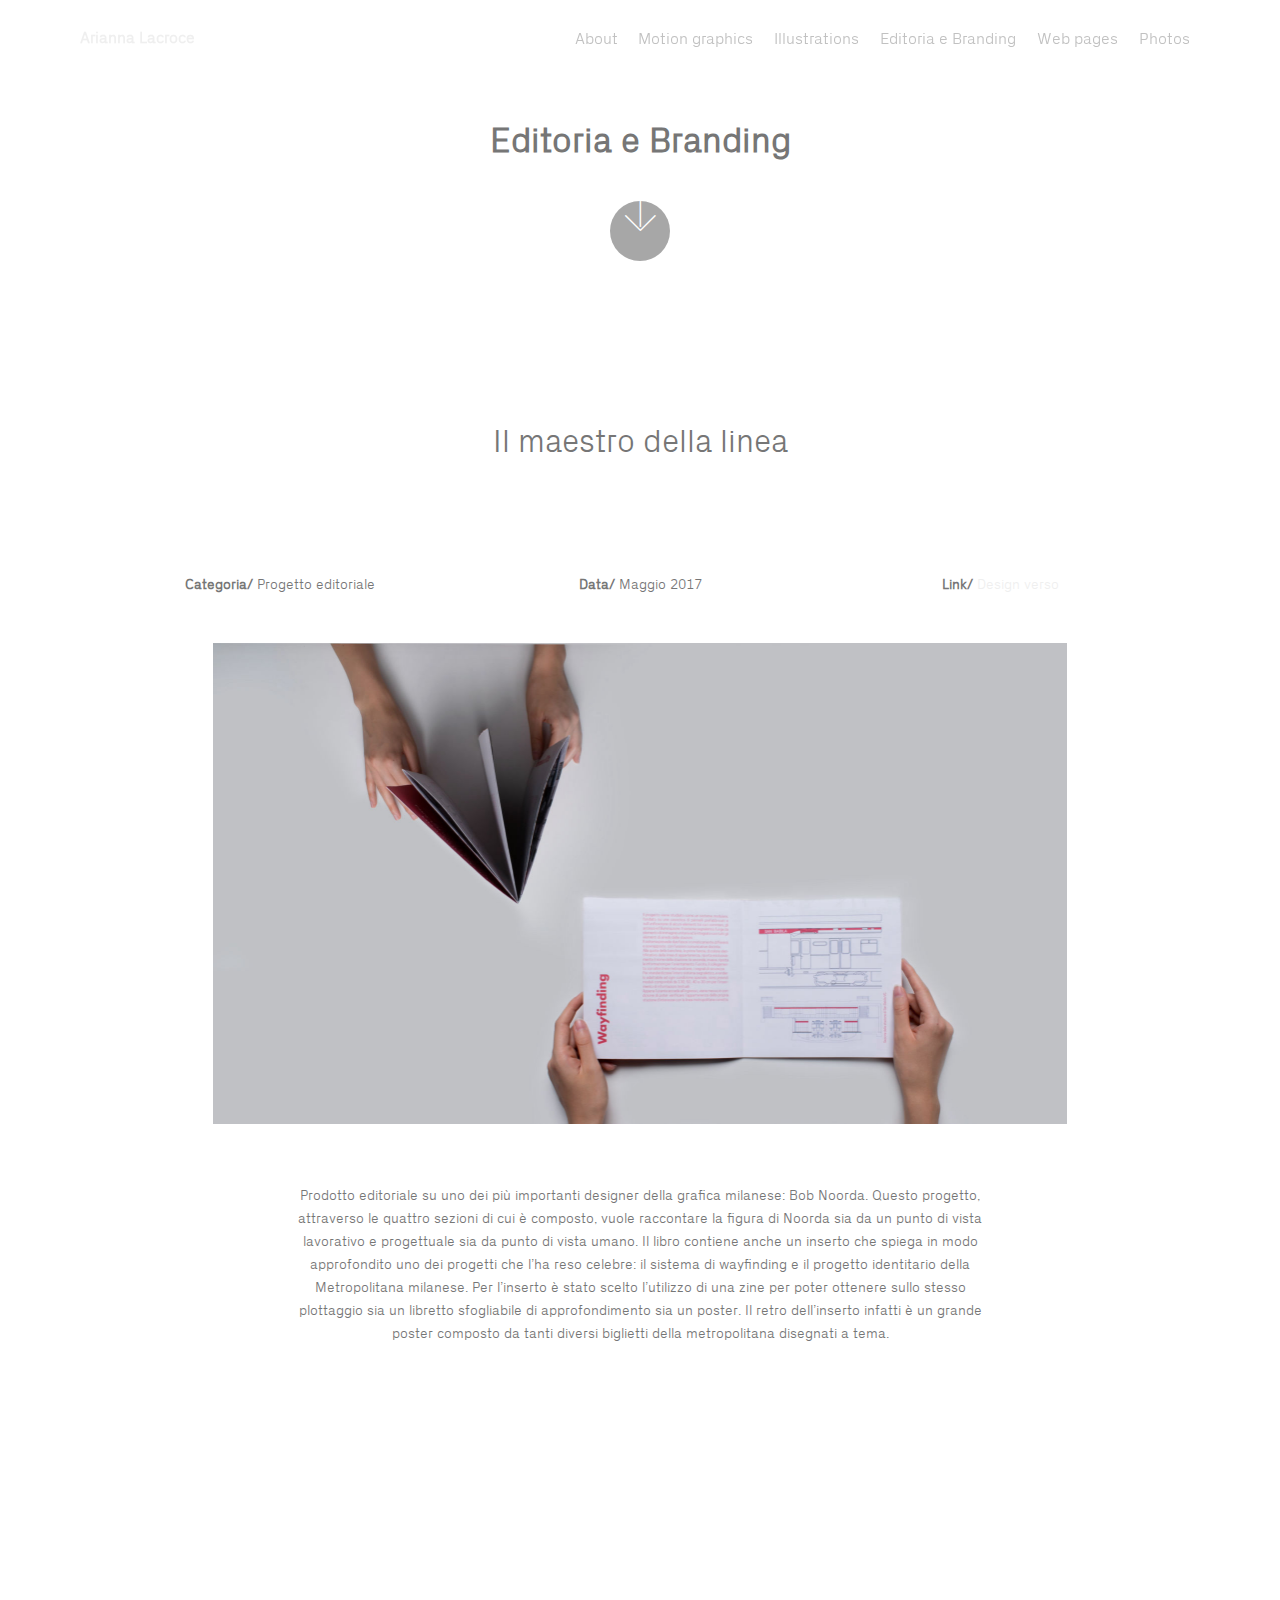
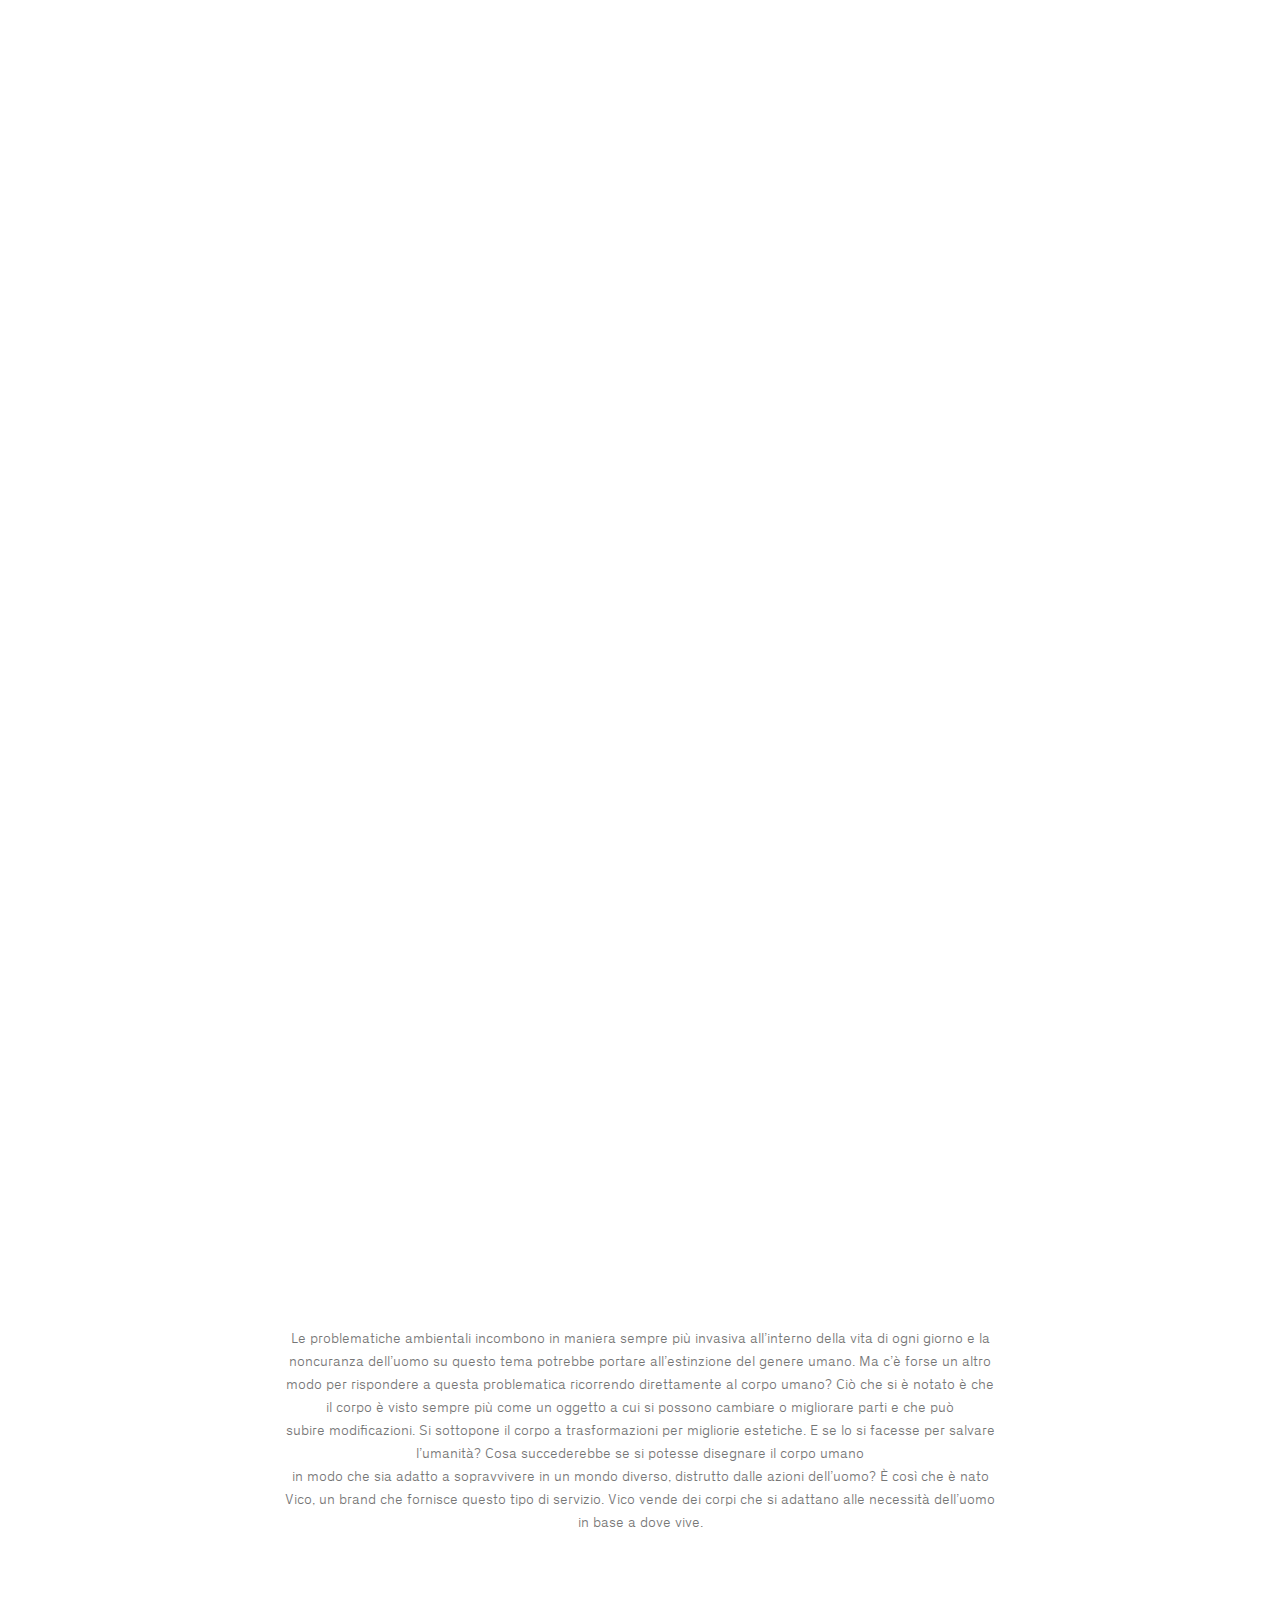
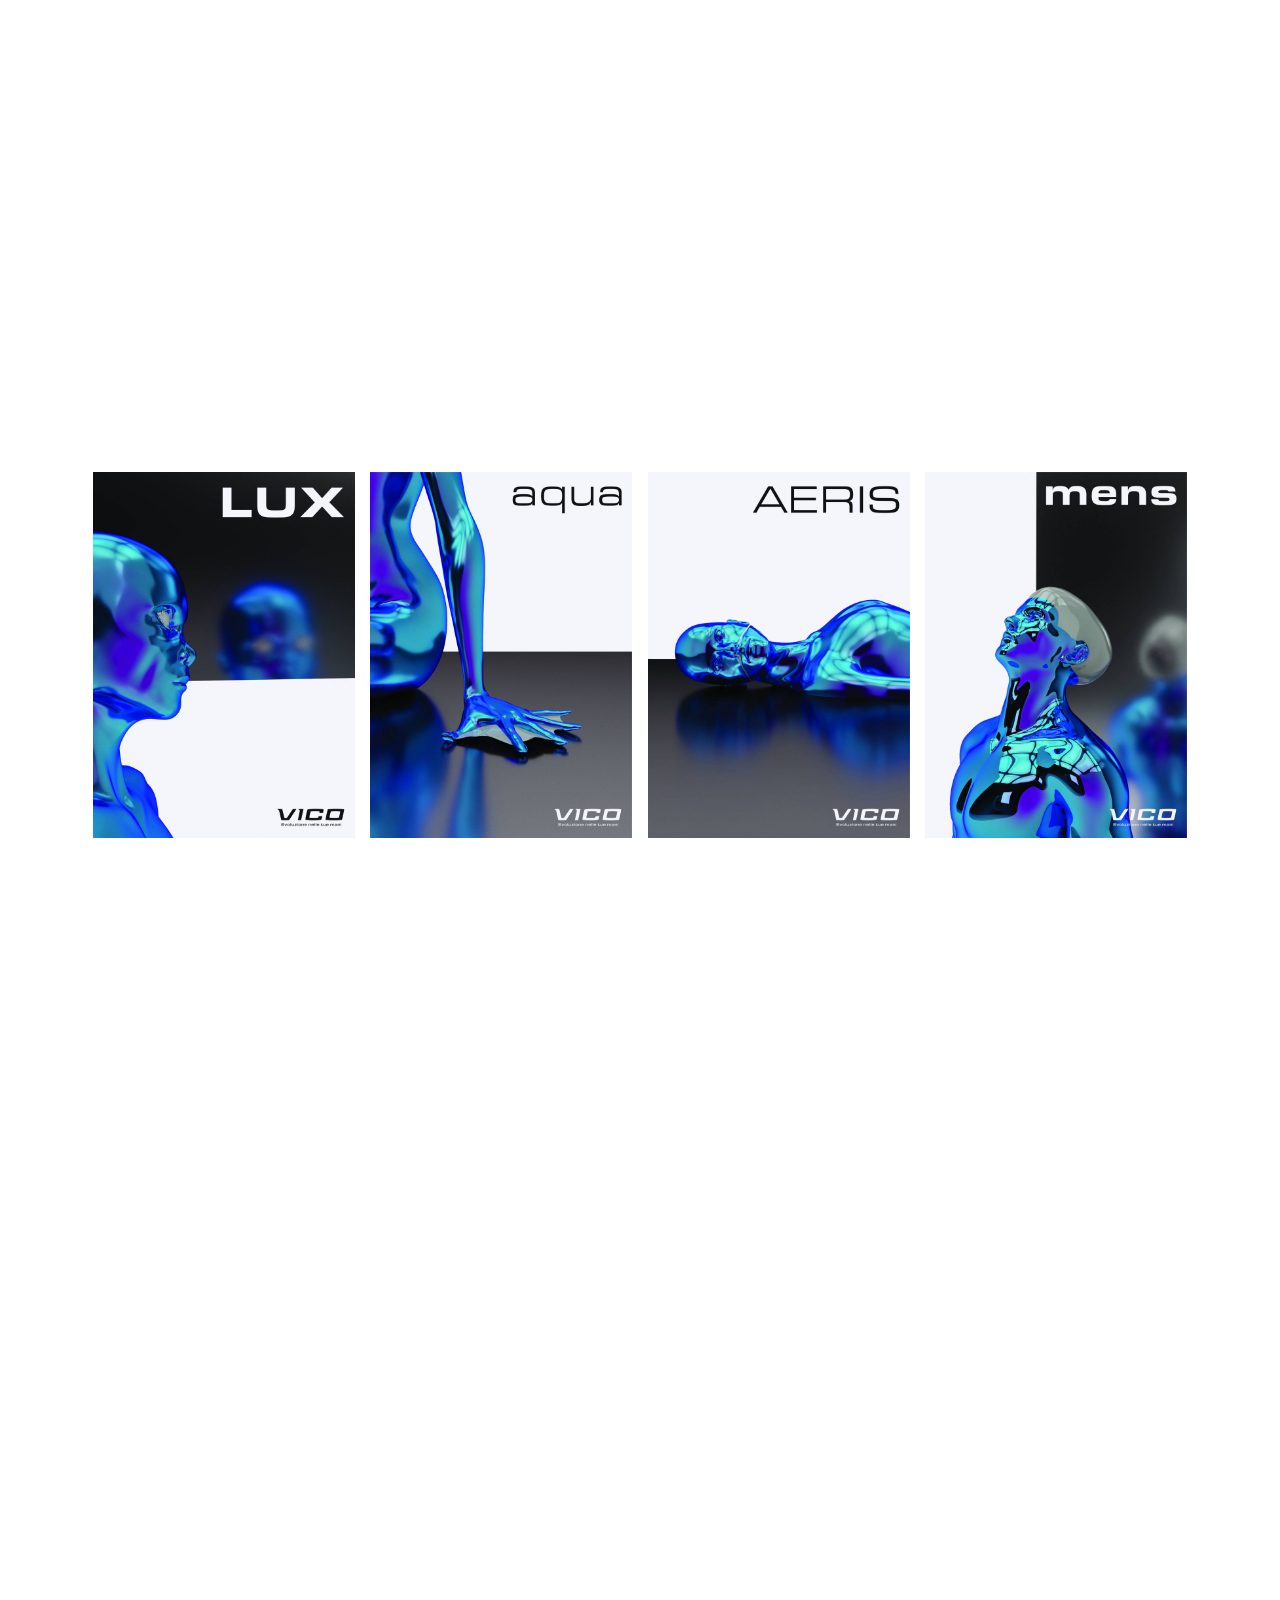
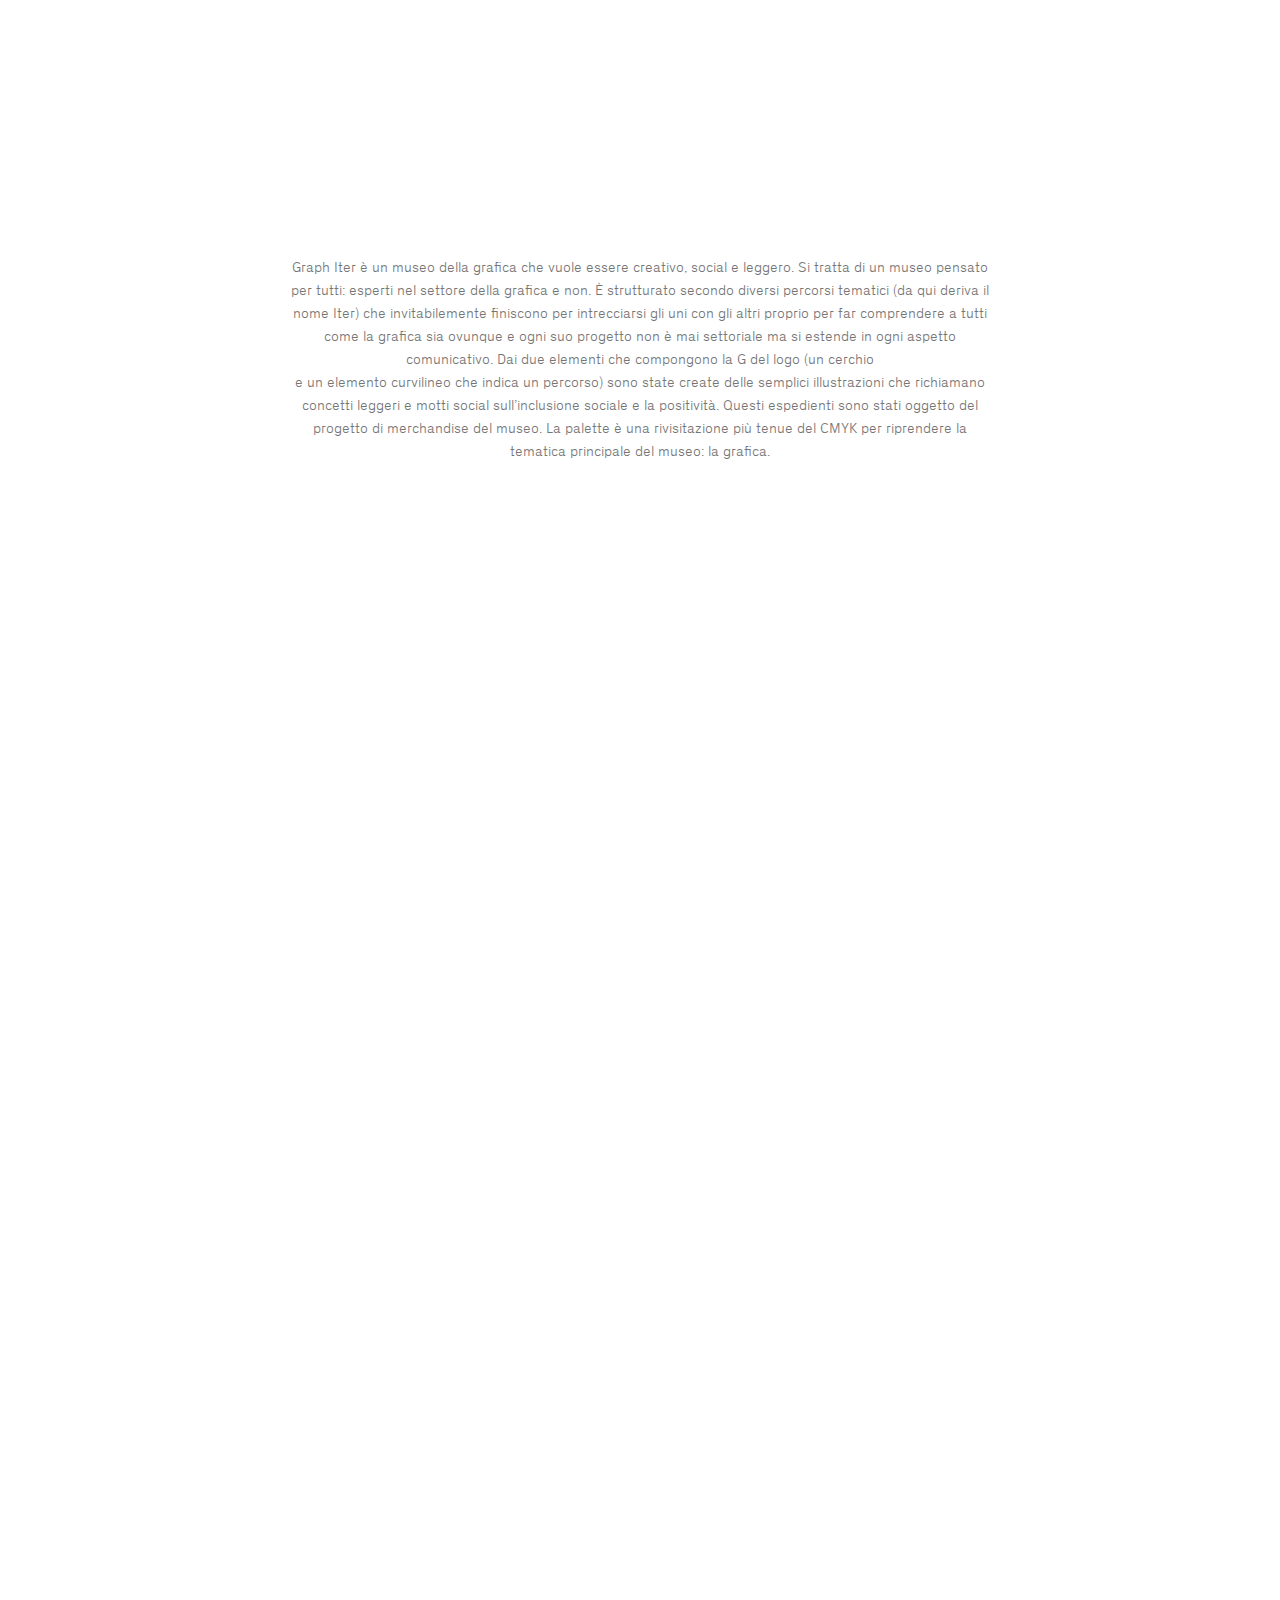
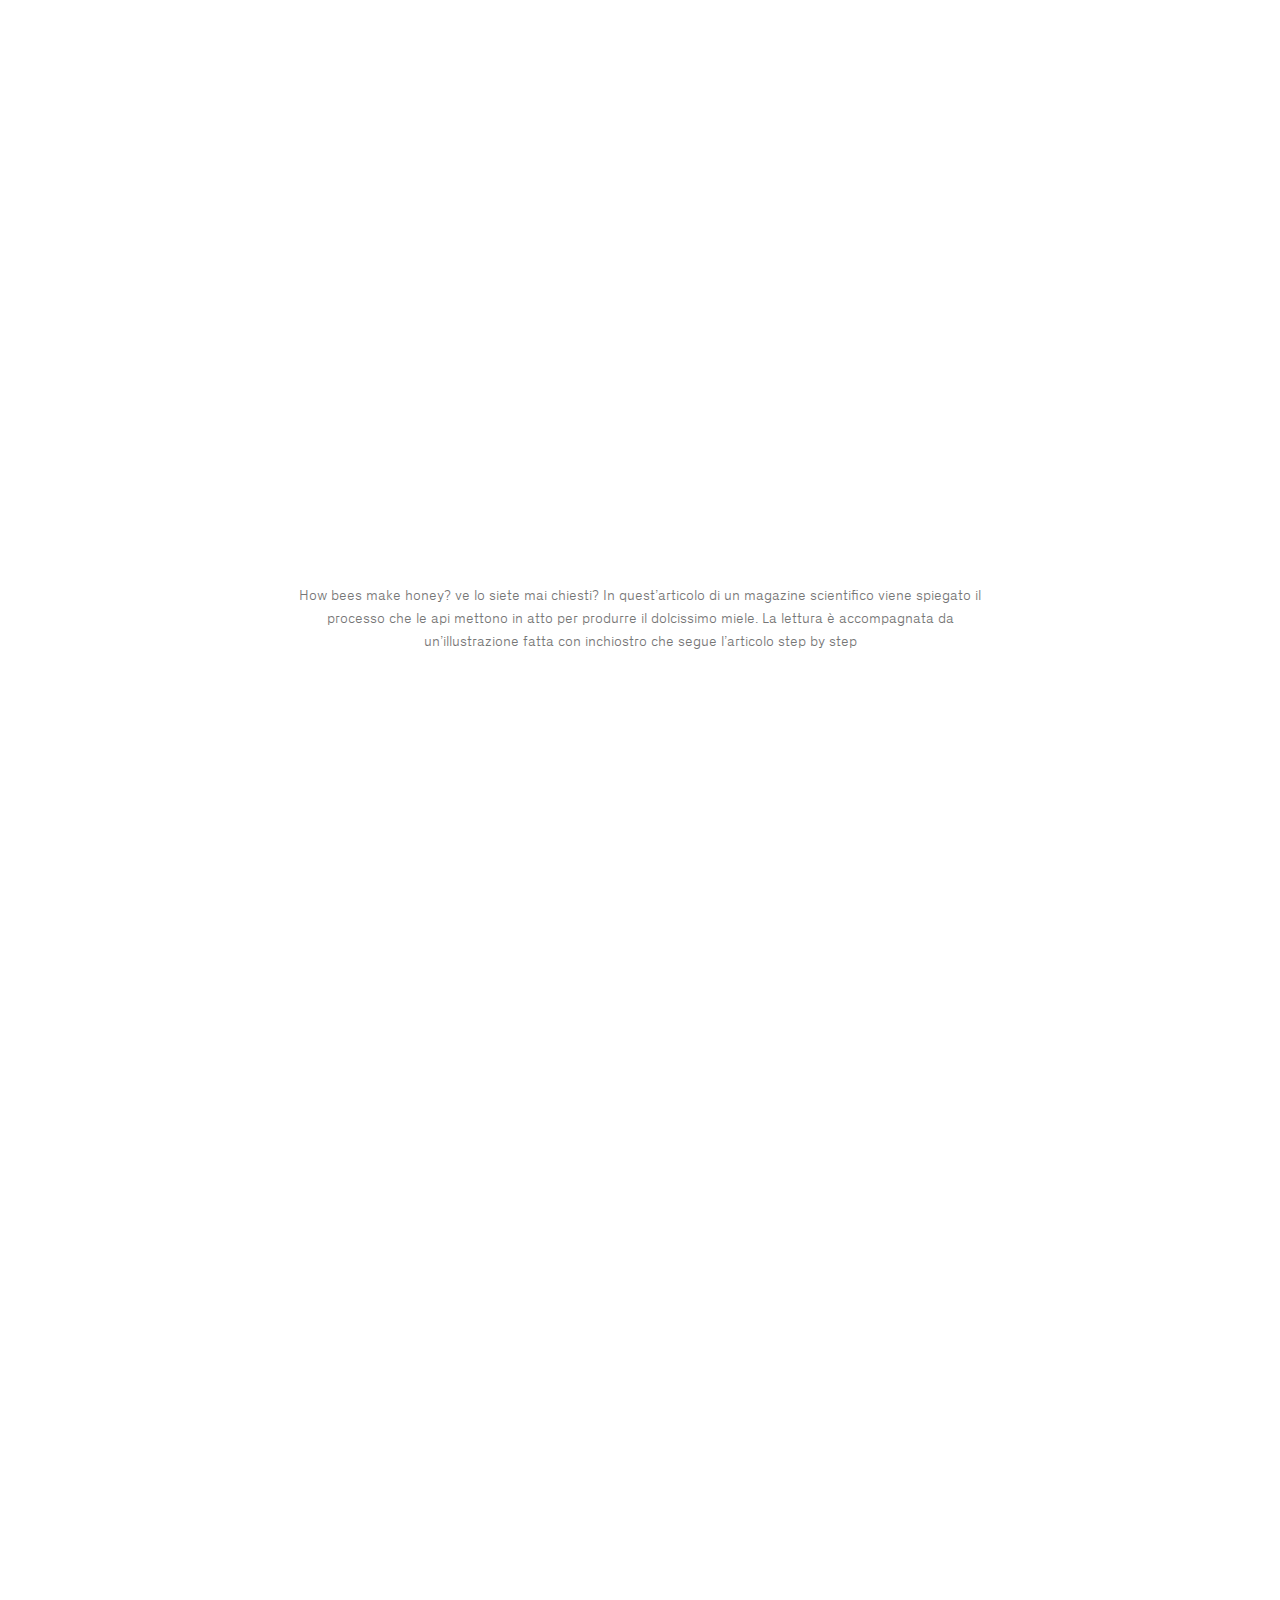
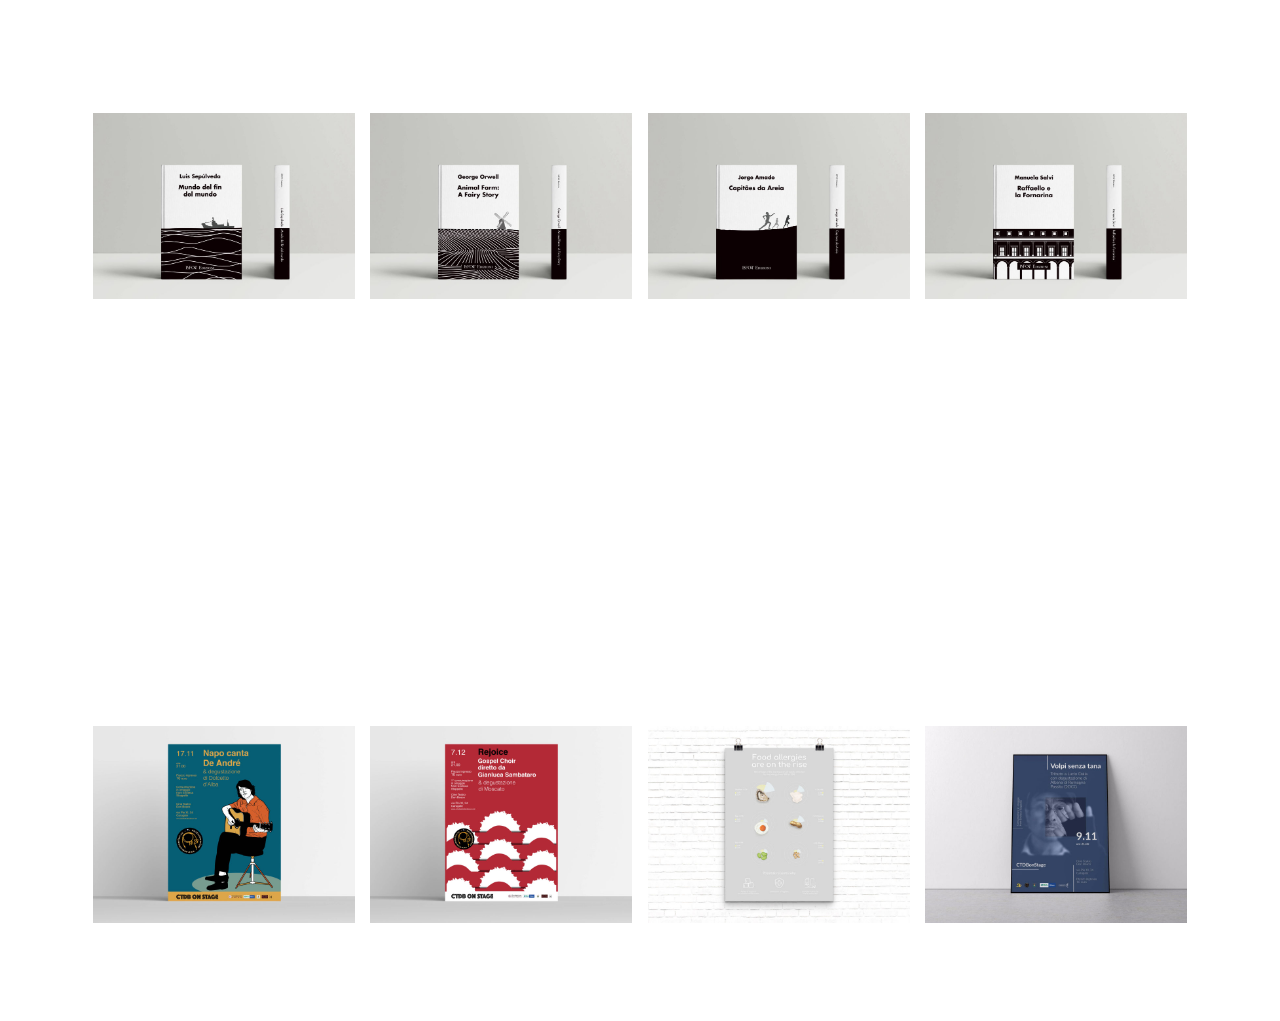
<file: page3.html>
<!DOCTYPE html>
<html  >
<head>
  <!-- Site made with Mobirise Website Builder v4.10.7, https://mobirise.com -->
  <meta charset="UTF-8">
  <meta http-equiv="X-UA-Compatible" content="IE=edge">
  <meta name="generator" content="Mobirise v4.10.7, mobirise.com">
  <meta name="viewport" content="width=device-width, initial-scale=1, minimum-scale=1">
  <link rel="shortcut icon" href="assets/images/schermata-2019-08-08-alle-16.04.21-122x111.png" type="image/x-icon">
  <meta name="description" content="">
  
  <title>Editoria e Branding</title>
  <link rel="stylesheet" href="assets/web/assets/mobirise-icons/mobirise-icons.css">
  <link rel="stylesheet" href="assets/tether/tether.min.css">
  <link rel="stylesheet" href="assets/bootstrap/css/bootstrap.min.css">
  <link rel="stylesheet" href="assets/bootstrap/css/bootstrap-grid.min.css">
  <link rel="stylesheet" href="assets/bootstrap/css/bootstrap-reboot.min.css">
  <link rel="stylesheet" href="assets/animatecss/animate.min.css">
  <link rel="stylesheet" href="assets/dropdown/css/style.css">
  <link rel="stylesheet" href="assets/theme/css/style.css">
  <link rel="stylesheet" href="assets/gallery/style.css">
  <link href="assets/fonts/style.css" rel="stylesheet">
  <link rel="stylesheet" href="assets/mobirise/css/mbr-additional.css" type="text/css">
  
  
  
</head>
<body>
  <section class="menu cid-ryz6w2ei4C" once="menu" id="menu1-4m">

    

    <nav class="navbar navbar-expand beta-menu navbar-dropdown align-items-center navbar-fixed-top navbar-toggleable-sm bg-color transparent">
        <button class="navbar-toggler navbar-toggler-right" type="button" data-toggle="collapse" data-target="#navbarSupportedContent" aria-controls="navbarSupportedContent" aria-expanded="false" aria-label="Toggle navigation">
            <div class="hamburger">
                <span></span>
                <span></span>
                <span></span>
                <span></span>
            </div>
        </button>
        <div class="menu-logo">
            <div class="navbar-brand">
                
                <span class="navbar-caption-wrap"><a class="navbar-caption text-primary display-4" href="index.html">
                        Arianna Lacroce</a></span>
            </div>
        </div>
        <div class="collapse navbar-collapse" id="navbarSupportedContent">
            <ul class="navbar-nav nav-dropdown nav-right" data-app-modern-menu="true"><li class="nav-item">
                    <a class="nav-link link text-warning display-4" href="page5.html">
                        
                        About</a>
                </li><li class="nav-item"><a class="nav-link link text-warning display-4" href="page2.html">
                        
                        Motion graphics</a></li><li class="nav-item"><a class="nav-link link text-warning display-4" href="page1.html">
                        
                        Illustrations</a></li><li class="nav-item"><a class="nav-link link text-warning display-4" href="page3.html">
                        
                        Editoria e Branding</a></li><li class="nav-item"><a class="nav-link link text-warning display-4" href="page4.html">
                        
                        Web pages</a></li><li class="nav-item"><a class="nav-link link text-warning display-4" href="page6.html">
                        
                        Photos</a></li></ul>
            
        </div>
    </nav>
</section>

<section class="engine"><a href="https://mobirise.info/n">free simple site templates</a></section><section class="header6 cid-rysFZph7ef" id="header6-2q">

    

    

    <div class="container">
        <div class="row justify-content-md-center">
            <div class="mbr-white col-md-10">
                <h1 class="mbr-section-title align-center mbr-bold pb-3 mbr-fonts-style display-1">Editoria e Branding</h1>
                
                
            </div>
        </div>
    </div>

    <div class="mbr-arrow hidden-sm-down" aria-hidden="true">
        <a href="#next">
            <i class="mbri-down mbr-iconfont"></i>
        </a>
    </div>
</section>

<section class="mbr-section content4 cid-rysFZpIvyz" id="content4-2r">

    

    <div class="container">
        <div class="media-container-row">
            <div class="title col-12 col-md-8">
                <h2 class="align-center pb-3 mbr-fonts-style display-2">
                    Il maestro della linea</h2>
                
                
            </div>
        </div>
    </div>
</section>

<section class="mbr-section article content14 cid-rysFZq7LQe" id="content14-2s">
      
     

    <div class="container">
        <div class="media-container-row">
            <div class="row col-12 col-md-12">
                <div class="col-12 mbr-text mbr-fonts-style col-md-4 display-7">
                     <p class="p-3"><strong>Categoria/ </strong>Progetto editoriale</p>
                </div>
                <div class="col-12 mbr-text mbr-fonts-style display-7 col-md-4">
                     <p class="p-3"><strong>Data/</strong> Maggio 2017</p>
                </div>
                <div class="col-12 col-md-4 mbr-text mbr-fonts-style display-7">
                     <p class="p-3"><strong>Link/ </strong><a href="http://www.designverso.it/images/2016-17/noorda_02.pdf" target="_blank">Design verso</a></p>
                </div>
            </div>
        </div>
    </div>
</section>

<section class="cid-rysFZqxJP4" id="image3-2t">

    

    <figure class="mbr-figure container">
            <div class="image-block" style="width: 77%;">
                <img src="assets/images/fdfd-1710x962.jpg" width="1400" alt="Mobirise" title="">
                
            </div>
    </figure>
</section>

<section class="mbr-section article content1 cid-rysFZqPNId" id="content1-2u">
    
     

    <div class="container">
        <div class="media-container-row">
            <div class="mbr-text col-12 mbr-fonts-style display-7 col-md-8">Prodotto editoriale su uno dei più importanti designer della grafica milanese: Bob Noorda. Questo progetto, attraverso le quattro sezioni di cui è composto, vuole raccontare la figura di Noorda sia da un punto di vista lavorativo e progettuale sia da punto di vista umano. Il libro contiene anche un inserto che spiega in modo approfondito uno dei progetti che l’ha reso celebre: il sistema di wayfinding e il progetto identitario della<div>Metropolitana milanese. Per l’inserto è stato scelto l’utilizzo di una zine per poter ottenere sullo stesso plottaggio sia un libretto sfogliabile di approfondimento sia un poster. Il retro dell’inserto infatti è un grande poster composto da tanti diversi biglietti della metropolitana disegnati a tema.</div></div>
        </div>
    </div>
</section>

<section class="cid-rysIx319wl" id="video3-39">

    
    
    <figure class="mbr-figure align-center container">
        <div class="video-block" style="width: 80%;">
            <div><iframe class="mbr-embedded-video" src="https://player.vimeo.com/video/352468643?autoplay=0&amp;loop=0" width="1280" height="720" frameborder="0" allowfullscreen></iframe></div>
        </div>
    </figure>
</section>

<section class="cid-rysKrsEz7f" id="video3-3c">

    
    
    <figure class="mbr-figure align-center container">
        <div class="video-block" style="width: 80%;">
            <div><iframe class="mbr-embedded-video" src="https://player.vimeo.com/video/352469406?autoplay=0&amp;loop=0" width="1280" height="720" frameborder="0" allowfullscreen></iframe></div>
        </div>
    </figure>
</section>

<section class="cid-rysJ38DOFI" id="image3-3a">

    

    <figure class="mbr-figure container">
            <div class="image-block" style="width: 80%;">
                <img src="assets/images/schermata-2017-08-08-alle-13.31.37-copia-1102x553.png" width="1400" alt="Mobirise" title="">
                
            </div>
    </figure>
</section>

<section class="cid-rysJr5ILG6" id="image3-3b">

    

    <figure class="mbr-figure container">
            <div class="image-block" style="width: 80%;">
                <img src="assets/images/magazine-usletter-a4-mockup-template-2-1776x1171.jpg" width="1400" alt="Mobirise" title="">
                
            </div>
    </figure>
</section>

<section class="mbr-section content4 cid-rysFZrtqo0" id="content4-2w">

    

    <div class="container">
        <div class="media-container-row">
            <div class="title col-12 col-md-8">
                <h2 class="align-center pb-3 mbr-fonts-style display-2">
                    Vico</h2>
                
                
            </div>
        </div>
    </div>
</section>

<section class="mbr-section article content14 cid-rysFZrLulc" id="content14-2x">
      
     

    <div class="container">
        <div class="media-container-row">
            <div class="row col-12 col-md-12">
                <div class="col-12 mbr-text mbr-fonts-style col-md-4 display-7">
                     <p class="p-3"><strong>Categoria/ </strong>Speculative design</p>
                </div>
                <div class="col-12 mbr-text mbr-fonts-style display-7 col-md-4">
                     <p class="p-3"><strong>Data/</strong> Marzo 2019</p>
                </div>
                <div class="col-12 col-md-4 mbr-text mbr-fonts-style display-7">
                     <p class="p-3"><strong>Exhibition/</strong>&nbsp;BASE Milano</p>
                </div>
            </div>
        </div>
    </div>
</section>

<section class="cid-rysNj0qhgs" id="video3-3d">

    
    
    <figure class="mbr-figure align-center container">
        <div class="video-block" style="width: 80%;">
            <div><iframe class="mbr-embedded-video" src="https://player.vimeo.com/video/352481425?autoplay=0&amp;loop=0" width="1280" height="720" frameborder="0" allowfullscreen></iframe></div>
        </div>
    </figure>
</section>

<section class="mbr-section article content1 cid-rysFZsxWKs" id="content1-2z">
    
     

    <div class="container">
        <div class="media-container-row">
            <div class="mbr-text col-12 mbr-fonts-style display-7 col-md-8">Le problematiche ambientali incombono in maniera sempre più invasiva all’interno della vita di ogni giorno e la noncuranza dell’uomo su questo tema potrebbe portare all’estinzione del genere umano. Ma c’è forse un altro modo per rispondere a questa problematica ricorrendo direttamente al corpo umano? Ciò che si è notato è che il corpo è visto sempre più come un oggetto a cui si possono cambiare o migliorare parti e che può<div>subire modificazioni. Si sottopone il corpo a trasformazioni per migliorie estetiche. E se lo si facesse per salvare l’umanità? Cosa succederebbe se si potesse disegnare il corpo umano</div><div>in modo che sia adatto a sopravvivere in un mondo diverso, distrutto dalle azioni dell’uomo? È così che è nato Vico, un brand che fornisce questo tipo di servizio. Vico vende dei corpi che si adattano alle necessità dell’uomo in base a dove vive.</div></div>
        </div>
    </div>
</section>

<section class="cid-rysFZs8CPX" id="image3-2y">

    

    <figure class="mbr-figure container">
            <div class="image-block" style="width: 80%;">
                <img src="assets/images/-mg-2557-1104x621.jpg" width="1400" alt="Mobirise" title="">
                
            </div>
    </figure>
</section>

<section class="cid-rysFZsKIil" id="image3-30">

    

    <figure class="mbr-figure container">
            <div class="image-block" style="width: 80%;">
                <img src="assets/images/-mg-2548-1104x621.jpeg" width="1400" alt="Mobirise" title="">
                
            </div>
    </figure>
</section>

<section class="cid-rysNCUyPkQ" id="image4-3e">
    <!-- Block parameters controls (Blue "Gear" panel) -->
    
    <!-- End block parameters -->
    <div class="container images-container">
            <div class="media-container-row" style="width: 80%;">
                <div class="img-item item1" style="width: 104%;">
                    <img src="assets/images/08-710x473.jpg" alt="" title="">
                    
                </div>
                <div class="img-item">
                    <img src="assets/images/09-714x476.jpg" alt="" title="">
                    
                </div>
            </div>
    </div>
</section>

<section class="cid-rysO5u0n98" id="image3-3g">

    

    <figure class="mbr-figure container">
            <div class="image-block" style="width: 80%;">
                <img src="assets/images/05-1488x988.jpg" width="1400" alt="Mobirise" title="">
                
            </div>
    </figure>
</section>

<section class="mbr-gallery mbr-slider-carousel cid-ryu0HU2Rms" id="gallery1-43">

    

    <div class="container">
        <div><!-- Filter --><!-- Gallery --><div class="mbr-gallery-row"><div class="mbr-gallery-layout-default"><div><div><div class="mbr-gallery-item mbr-gallery-item--p1" data-video-url="false" data-tags="Eccezionale"><div href="#lb-gallery1-43" data-slide-to="0" data-toggle="modal"><img src="assets/images/poster-lux-2000x2800-800x1120.jpg" alt="" title=""><span class="icon-focus"></span></div></div><div class="mbr-gallery-item mbr-gallery-item--p1" data-video-url="false" data-tags="Eccezionale"><div href="#lb-gallery1-43" data-slide-to="1" data-toggle="modal"><img src="assets/images/poster-aqua-2000x2800-800x1120.jpg" alt="" title=""><span class="icon-focus"></span></div></div><div class="mbr-gallery-item mbr-gallery-item--p1" data-video-url="false" data-tags="Responsive"><div href="#lb-gallery1-43" data-slide-to="2" data-toggle="modal"><img src="assets/images/poster-aeris-2000x2800-800x1120.jpg" alt="" title=""><span class="icon-focus"></span></div></div><div class="mbr-gallery-item mbr-gallery-item--p1" data-video-url="false" data-tags="Animata"><div href="#lb-gallery1-43" data-slide-to="3" data-toggle="modal"><img src="assets/images/poster-mens-2000x2800-800x1120.jpg" alt="" title=""><span class="icon-focus"></span></div></div></div></div><div class="clearfix"></div></div></div><!-- Lightbox --><div data-app-prevent-settings="" class="mbr-slider modal fade carousel slide" tabindex="-1" data-keyboard="true" data-interval="false" id="lb-gallery1-43"><div class="modal-dialog"><div class="modal-content"><div class="modal-body"><div class="carousel-inner"><div class="carousel-item active"><img src="assets/images/poster-lux-2000x2800.jpg" alt="" title=""></div><div class="carousel-item"><img src="assets/images/poster-aqua-2000x2800.jpg" alt="" title=""></div><div class="carousel-item"><img src="assets/images/poster-aeris-2000x2800.jpg" alt="" title=""></div><div class="carousel-item"><img src="assets/images/poster-mens-2000x2800.jpg" alt="" title=""></div></div><a class="carousel-control carousel-control-prev" role="button" data-slide="prev" href="#lb-gallery1-43"><span class="mbri-left mbr-iconfont" aria-hidden="true"></span><span class="sr-only">Previous</span></a><a class="carousel-control carousel-control-next" role="button" data-slide="next" href="#lb-gallery1-43"><span class="mbri-right mbr-iconfont" aria-hidden="true"></span><span class="sr-only">Next</span></a><a class="close" href="#" role="button" data-dismiss="modal"><span class="sr-only">Close</span></a></div></div></div></div></div>
    </div>

</section>

<section class="mbr-section content4 cid-rysFZtpqgt" id="content4-32">

    

    <div class="container">
        <div class="media-container-row">
            <div class="title col-12 col-md-8">
                <h2 class="align-center pb-3 mbr-fonts-style display-2">
                    Graph iter</h2>
                
                
            </div>
        </div>
    </div>
</section>

<section class="mbr-section article content14 cid-rysFZtE4g6" id="content14-33">
      
     

    <div class="container">
        <div class="media-container-row">
            <div class="row col-12 col-md-12">
                <div class="col-12 mbr-text mbr-fonts-style col-md-4 display-7">
                     <p class="p-3"><strong>Categoria/ </strong>Brand image</p>
                </div>
                <div class="col-12 mbr-text mbr-fonts-style display-7 col-md-4">
                     <p class="p-3"><strong>Data/</strong> Aprile 2018</p>
                </div>
                <div class="col-12 col-md-4 mbr-text mbr-fonts-style display-7">
                     <p class="p-3"><strong>Cliente/</strong> Museo di grafica</p>
                </div>
            </div>
        </div>
    </div>
</section>

<section class="cid-rysFZtYjrr" id="image3-34">

    

    <figure class="mbr-figure container">
            <div class="image-block" style="width: 80%;">
                <img src="assets/images/deneral-1488x837.png" width="1400" alt="Mobirise" title="">
                
            </div>
    </figure>
</section>

<section class="mbr-section article content1 cid-rysFZullvf" id="content1-35">
    
     

    <div class="container">
        <div class="media-container-row">
            <div class="mbr-text col-12 mbr-fonts-style display-7 col-md-8"><div><br></div><div>Graph Iter è un museo della grafica che vuole essere creativo, social e leggero. Si tratta di un museo pensato per tutti: esperti nel settore della grafica e non. È strutturato secondo diversi percorsi tematici (da qui deriva il nome Iter) che invitabilemente finiscono per intrecciarsi gli uni con gli altri proprio per far comprendere a tutti come la grafica sia ovunque e ogni suo progetto non è mai settoriale ma si estende in ogni aspetto comunicativo.&nbsp;<span style="font-size: 0.9rem;">Dai due elementi che compongono la G del logo (un cerchio</span></div><div>e un elemento curvilineo che indica un percorso) sono state create delle semplici illustrazioni che richiamano concetti leggeri e motti social sull’inclusione sociale e la positività. Questi espedienti sono stati oggetto del progetto di merchandise del museo. La palette è una rivisitazione più tenue del CMYK per riprendere la tematica principale del museo: la grafica.</div></div>
        </div>
    </div>
</section>

<section class="cid-ryt1exWPWA" id="video3-3h">

    
    
    <figure class="mbr-figure align-center container">
        <div class="video-block" style="width: 80%;">
            <div><iframe class="mbr-embedded-video" src="https://player.vimeo.com/video/352480562?autoplay=0&amp;loop=0" width="1280" height="720" frameborder="0" allowfullscreen></iframe></div>
        </div>
    </figure>
</section>

<section class="mbr-section content4 cid-ryu2kc4tu6" id="content4-44">

    

    <div class="container">
        <div class="media-container-row">
            <div class="title col-12 col-md-8">
                <h2 class="align-center pb-3 mbr-fonts-style display-2">
                    How bees make honey?</h2>
                
                
            </div>
        </div>
    </div>
</section>

<section class="mbr-section article content14 cid-ryu2laBUI1" id="content14-45">
      
     

    <div class="container">
        <div class="media-container-row">
            <div class="row col-12 col-md-12">
                <div class="col-12 mbr-text mbr-fonts-style col-md-4 display-7">
                     <p class="p-3"><strong>Categoria/ </strong>Magazine</p>
                </div>
                <div class="col-12 mbr-text mbr-fonts-style display-7 col-md-4">
                     <p class="p-3"><strong>Data/</strong> Febbraio 2019</p>
                </div>
                <div class="col-12 col-md-4 mbr-text mbr-fonts-style display-7">
                     <p class="p-3"><strong>Tecnica/</strong> Inchiostro</p>
                </div>
            </div>
        </div>
    </div>
</section>

<section class="cid-ryu2mJ3Cgi" id="image3-46">

    

    <figure class="mbr-figure container">
            <div class="image-block" style="width: 80%;">
                <img src="assets/images/bees-1776x1463.jpeg" width="1400" alt="Mobirise" title="">
                
            </div>
    </figure>
</section>

<section class="mbr-section article content1 cid-ryu3h15uIQ" id="content1-47">
    
     

    <div class="container">
        <div class="media-container-row">
            <div class="mbr-text col-12 mbr-fonts-style display-7 col-md-8">How bees make honey? ve lo siete mai chiesti? In quest’articolo di un magazine scientifico viene spiegato il processo che le api mettono in atto per produrre il dolcissimo miele. La lettura è accompagnata da un’illustrazione fatta con inchiostro che segue l’articolo step by step</div>
        </div>
    </div>
</section>

<section class="cid-ryu3i4CF8Z" id="image3-48">

    

    <figure class="mbr-figure container">
            <div class="image-block" style="width: 60%;">
                <img src="assets/images/beees-1776x1776.jpg" width="1400" alt="Mobirise" title="">
                
            </div>
    </figure>
</section>

<section class="mbr-section content4 cid-ryu4vfrIwQ" id="content4-4a">

    

    <div class="container">
        <div class="media-container-row">
            <div class="title col-12 col-md-8">
                <h2 class="align-center pb-3 mbr-fonts-style display-2">
                    Other projects</h2>
                
                
            </div>
        </div>
    </div>
</section>

<section class="mbr-gallery mbr-slider-carousel cid-ryu4tlZ975" id="gallery1-49">

    

    <div class="container">
        <div><!-- Filter --><!-- Gallery --><div class="mbr-gallery-row"><div class="mbr-gallery-layout-default"><div><div><div class="mbr-gallery-item mbr-gallery-item--p1" data-video-url="false" data-tags="Eccezionale"><div href="#lb-gallery1-49" data-slide-to="0" data-toggle="modal"><img src="assets/images/1-2000x1422-800x569.jpg" alt="" title=""><span class="icon-focus"></span></div></div><div class="mbr-gallery-item mbr-gallery-item--p1" data-video-url="false" data-tags="Responsive"><div href="#lb-gallery1-49" data-slide-to="1" data-toggle="modal"><img src="assets/images/2-2000x1422-800x569.jpg" alt="" title=""><span class="icon-focus"></span></div></div><div class="mbr-gallery-item mbr-gallery-item--p1" data-video-url="false" data-tags="Creativa"><div href="#lb-gallery1-49" data-slide-to="2" data-toggle="modal"><img src="assets/images/3-2000x1422-800x569.jpg" alt="" title=""><span class="icon-focus"></span></div></div><div class="mbr-gallery-item mbr-gallery-item--p1" data-video-url="false" data-tags="Animata"><div href="#lb-gallery1-49" data-slide-to="3" data-toggle="modal"><img src="assets/images/4-2000x1422-800x569.jpg" alt="" title=""><span class="icon-focus"></span></div></div></div></div><div class="clearfix"></div></div></div><!-- Lightbox --><div data-app-prevent-settings="" class="mbr-slider modal fade carousel slide" tabindex="-1" data-keyboard="true" data-interval="false" id="lb-gallery1-49"><div class="modal-dialog"><div class="modal-content"><div class="modal-body"><div class="carousel-inner"><div class="carousel-item"><img src="assets/images/1-2000x1422.jpg" alt="" title=""></div><div class="carousel-item"><img src="assets/images/2-2000x1422.jpg" alt="" title=""></div><div class="carousel-item"><img src="assets/images/3-2000x1422.jpg" alt="" title=""></div><div class="carousel-item active"><img src="assets/images/4-2000x1422.jpg" alt="" title=""></div></div><a class="carousel-control carousel-control-prev" role="button" data-slide="prev" href="#lb-gallery1-49"><span class="mbri-left mbr-iconfont" aria-hidden="true"></span><span class="sr-only">Previous</span></a><a class="carousel-control carousel-control-next" role="button" data-slide="next" href="#lb-gallery1-49"><span class="mbri-right mbr-iconfont" aria-hidden="true"></span><span class="sr-only">Next</span></a><a class="close" href="#" role="button" data-dismiss="modal"><span class="sr-only">Close</span></a></div></div></div></div></div>
    </div>

</section>

<section class="cid-ryuckWA3zE" id="image4-4d">
    <!-- Block parameters controls (Blue "Gear" panel) -->
    
    <!-- End block parameters -->
    <div class="container images-container">
            <div class="media-container-row" style="width: 80%;">
                <div class="img-item item1" style="width: 85%;">
                    <img src="assets/images/plqnqt1-858x573.jpeg" alt="" title="">
                    
                </div>
                <div class="img-item">
                    <img src="assets/images/j-854x854.jpeg" alt="" title="">
                    
                </div>
            </div>
    </div>
</section>

<section class="mbr-gallery mbr-slider-carousel cid-ryudV4QmjX" id="gallery1-4e">

    

    <div class="container">
        <div><!-- Filter --><!-- Gallery --><div class="mbr-gallery-row"><div class="mbr-gallery-layout-default"><div><div><div class="mbr-gallery-item mbr-gallery-item--p1" data-video-url="false" data-tags="Eccezionale"><div href="#lb-gallery1-4e" data-slide-to="0" data-toggle="modal"><img src="assets/images/j-2000x1500-800x600.jpg" alt="" title=""><span class="icon-focus"></span></div></div><div class="mbr-gallery-item mbr-gallery-item--p1" data-video-url="false" data-tags="Responsive"><div href="#lb-gallery1-4e" data-slide-to="1" data-toggle="modal"><img src="assets/images/one-poster-mockup-2000x1500-800x600.jpg" alt="" title=""><span class="icon-focus"></span></div></div><div class="mbr-gallery-item mbr-gallery-item--p1" data-video-url="false" data-tags="Creativa"><div href="#lb-gallery1-4e" data-slide-to="2" data-toggle="modal"><img src="assets/images/poster-mockup-lq-1366x1024-800x600.jpg" alt="" title=""><span class="icon-focus"></span></div></div><div class="mbr-gallery-item mbr-gallery-item--p1" data-video-url="false" data-tags="Animata"><div href="#lb-gallery1-4e" data-slide-to="3" data-toggle="modal"><img src="assets/images/mockup-2000x1500-800x600.jpeg" alt="" title=""><span class="icon-focus"></span></div></div></div></div><div class="clearfix"></div></div></div><!-- Lightbox --><div data-app-prevent-settings="" class="mbr-slider modal fade carousel slide" tabindex="-1" data-keyboard="true" data-interval="false" id="lb-gallery1-4e"><div class="modal-dialog"><div class="modal-content"><div class="modal-body"><div class="carousel-inner"><div class="carousel-item"><img src="assets/images/j-2000x1500.jpg" alt="" title=""></div><div class="carousel-item"><img src="assets/images/one-poster-mockup-2000x1500.jpg" alt="" title=""></div><div class="carousel-item"><img src="assets/images/poster-mockup-lq-1366x1024.jpg" alt="" title=""></div><div class="carousel-item active"><img src="assets/images/mockup-2000x1500.jpeg" alt="" title=""></div></div><a class="carousel-control carousel-control-prev" role="button" data-slide="prev" href="#lb-gallery1-4e"><span class="mbri-left mbr-iconfont" aria-hidden="true"></span><span class="sr-only">Previous</span></a><a class="carousel-control carousel-control-next" role="button" data-slide="next" href="#lb-gallery1-4e"><span class="mbri-right mbr-iconfont" aria-hidden="true"></span><span class="sr-only">Next</span></a><a class="close" href="#" role="button" data-dismiss="modal"><span class="sr-only">Close</span></a></div></div></div></div></div>
    </div>

</section>


  <script src="assets/web/assets/jquery/jquery.min.js"></script>
  <script src="assets/popper/popper.min.js"></script>
  <script src="assets/tether/tether.min.js"></script>
  <script src="assets/bootstrap/js/bootstrap.min.js"></script>
  <script src="assets/smoothscroll/smooth-scroll.js"></script>
  <script src="assets/viewportchecker/jquery.viewportchecker.js"></script>
  <script src="assets/masonry/masonry.pkgd.min.js"></script>
  <script src="assets/imagesloaded/imagesloaded.pkgd.min.js"></script>
  <script src="assets/touchswipe/jquery.touch-swipe.min.js"></script>
  <script src="assets/dropdown/js/nav-dropdown.js"></script>
  <script src="assets/dropdown/js/navbar-dropdown.js"></script>
  <script src="assets/vimeoplayer/jquery.mb.vimeo_player.js"></script>
  <script src="assets/bootstrapcarouselswipe/bootstrap-carousel-swipe.js"></script>
  <script src="assets/theme/js/script.js"></script>
  <script src="assets/slidervideo/script.js"></script>
  <script src="assets/gallery/player.min.js"></script>
  <script src="assets/gallery/script.js"></script>
  
  
 <div id="scrollToTop" class="scrollToTop mbr-arrow-up"><a style="text-align: center;"><i class="mbr-arrow-up-icon mbr-arrow-up-icon-cm cm-icon cm-icon-smallarrow-up"></i></a></div>
    <input name="animation" type="hidden">
  </body>
</html>
</file>
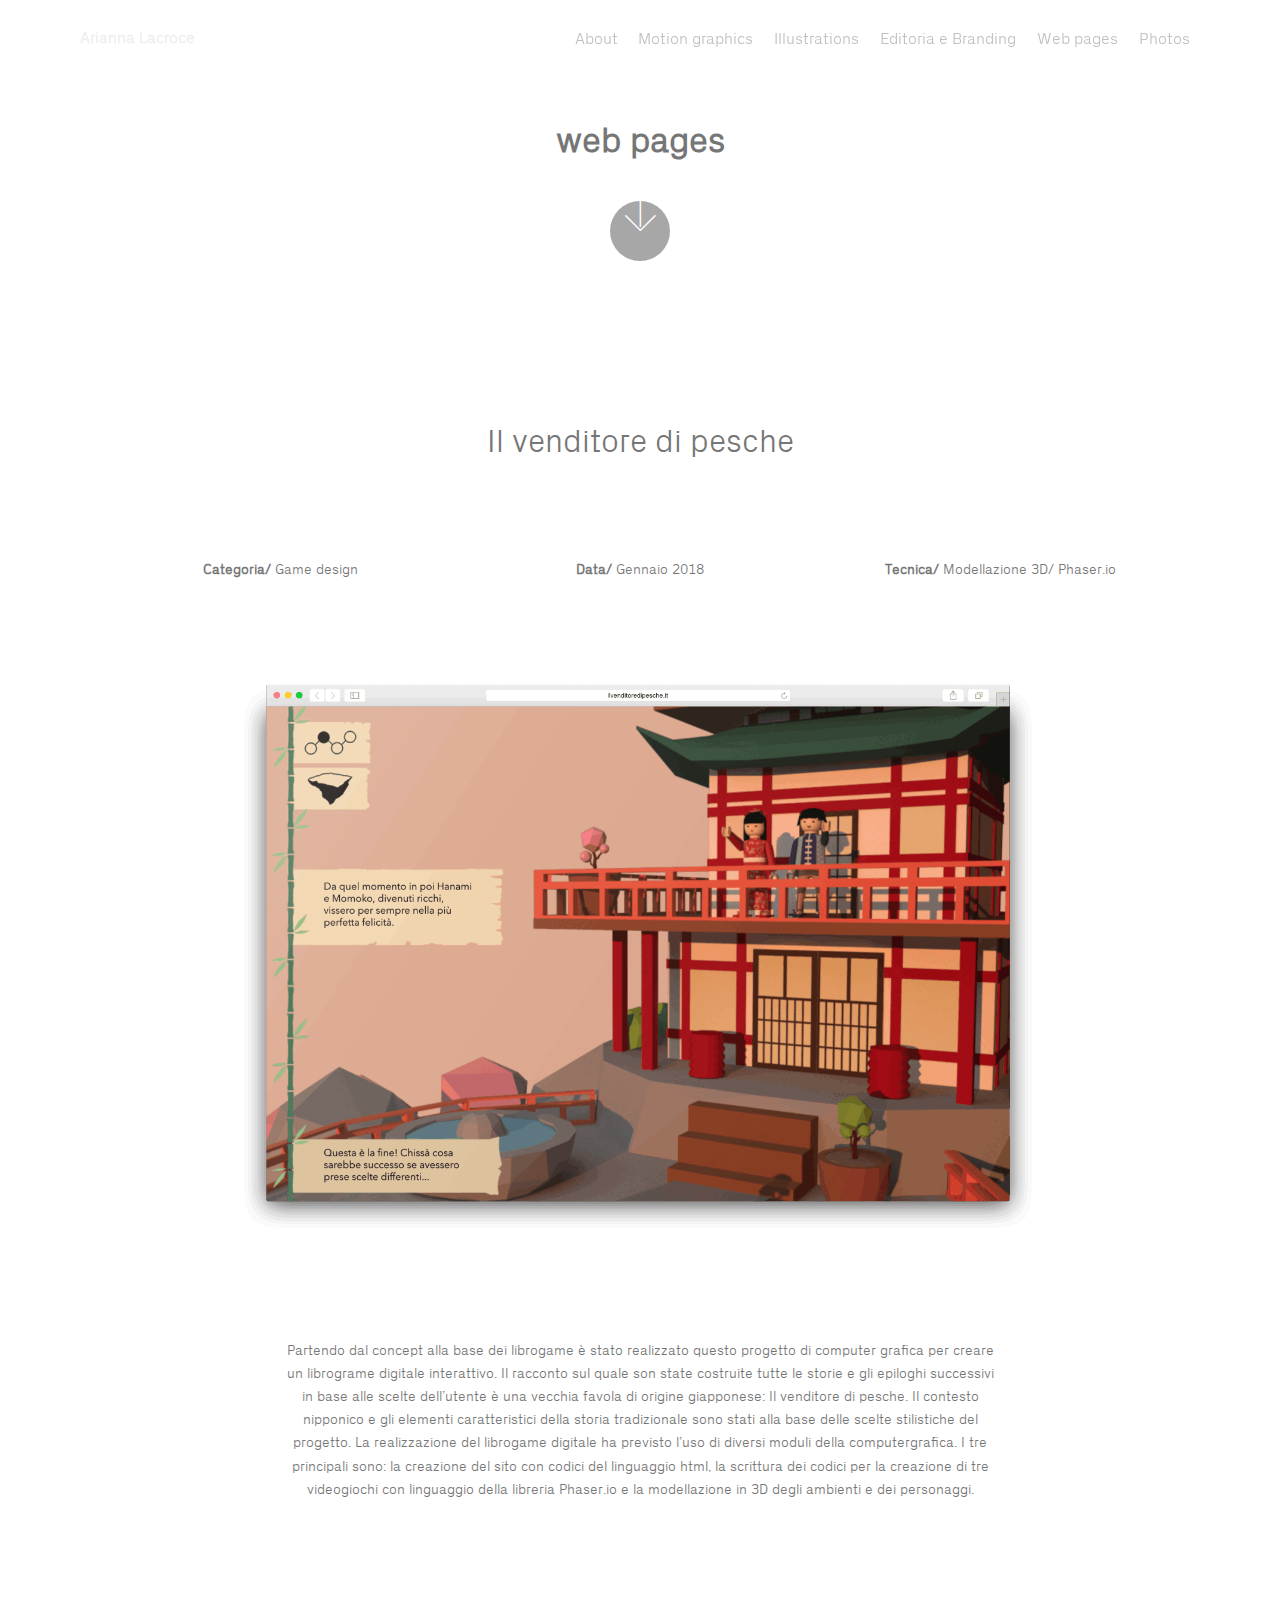
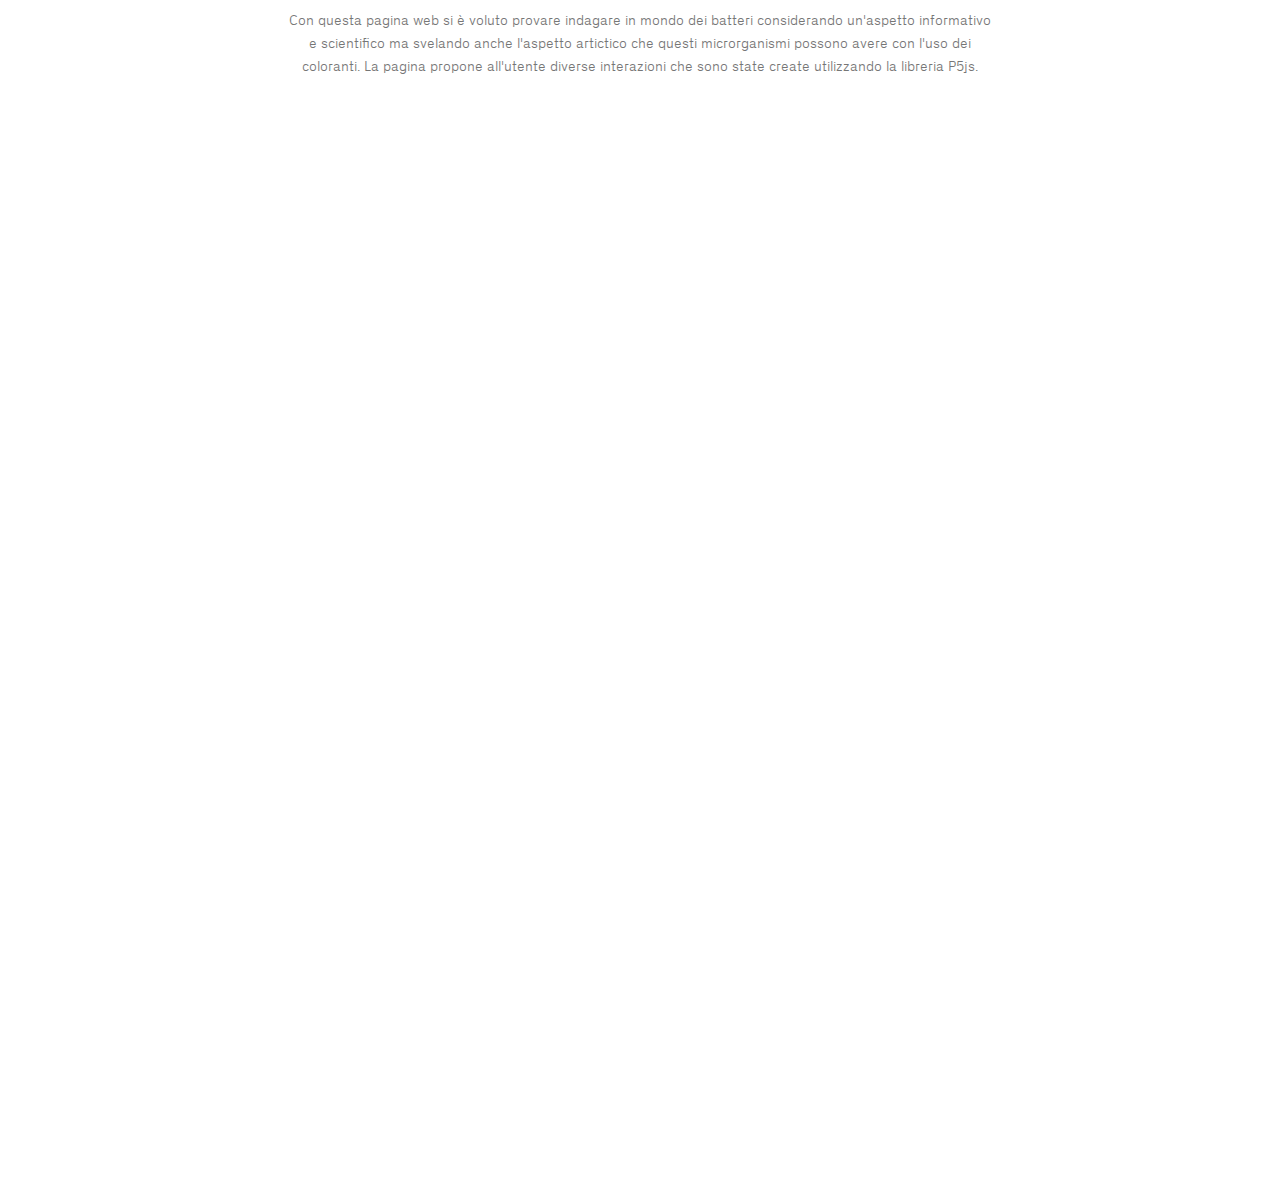
<file: page4.html>
<!DOCTYPE html>
<html  >
<head>
  <!-- Site made with Mobirise Website Builder v4.10.7, https://mobirise.com -->
  <meta charset="UTF-8">
  <meta http-equiv="X-UA-Compatible" content="IE=edge">
  <meta name="generator" content="Mobirise v4.10.7, mobirise.com">
  <meta name="viewport" content="width=device-width, initial-scale=1, minimum-scale=1">
  <link rel="shortcut icon" href="assets/images/schermata-2019-08-08-alle-16.04.21-122x111.png" type="image/x-icon">
  <meta name="description" content="">
  
  <title>Websites</title>
  <link rel="stylesheet" href="assets/web/assets/mobirise-icons/mobirise-icons.css">
  <link rel="stylesheet" href="assets/tether/tether.min.css">
  <link rel="stylesheet" href="assets/bootstrap/css/bootstrap.min.css">
  <link rel="stylesheet" href="assets/bootstrap/css/bootstrap-grid.min.css">
  <link rel="stylesheet" href="assets/bootstrap/css/bootstrap-reboot.min.css">
  <link rel="stylesheet" href="assets/animatecss/animate.min.css">
  <link rel="stylesheet" href="assets/dropdown/css/style.css">
  <link rel="stylesheet" href="assets/theme/css/style.css">
  <link href="assets/fonts/style.css" rel="stylesheet">
  <link rel="stylesheet" href="assets/mobirise/css/mbr-additional.css" type="text/css">
  
  
  
</head>
<body>
  <section class="menu cid-ryz6w2ei4C" once="menu" id="menu1-4m">

    

    <nav class="navbar navbar-expand beta-menu navbar-dropdown align-items-center navbar-fixed-top navbar-toggleable-sm bg-color transparent">
        <button class="navbar-toggler navbar-toggler-right" type="button" data-toggle="collapse" data-target="#navbarSupportedContent" aria-controls="navbarSupportedContent" aria-expanded="false" aria-label="Toggle navigation">
            <div class="hamburger">
                <span></span>
                <span></span>
                <span></span>
                <span></span>
            </div>
        </button>
        <div class="menu-logo">
            <div class="navbar-brand">
                
                <span class="navbar-caption-wrap"><a class="navbar-caption text-primary display-4" href="index.html">
                        Arianna Lacroce</a></span>
            </div>
        </div>
        <div class="collapse navbar-collapse" id="navbarSupportedContent">
            <ul class="navbar-nav nav-dropdown nav-right" data-app-modern-menu="true"><li class="nav-item">
                    <a class="nav-link link text-warning display-4" href="page5.html">
                        
                        About</a>
                </li><li class="nav-item"><a class="nav-link link text-warning display-4" href="page2.html">
                        
                        Motion graphics</a></li><li class="nav-item"><a class="nav-link link text-warning display-4" href="page1.html">
                        
                        Illustrations</a></li><li class="nav-item"><a class="nav-link link text-warning display-4" href="page3.html">
                        
                        Editoria e Branding</a></li><li class="nav-item"><a class="nav-link link text-warning display-4" href="page4.html">
                        
                        Web pages</a></li><li class="nav-item"><a class="nav-link link text-warning display-4" href="page6.html">
                        
                        Photos</a></li></ul>
            
        </div>
    </nav>
</section>

<section class="engine"><a href="https://mobirise.info/o">portfolio web templates</a></section><section class="header6 cid-rytckZtmJ7" id="header6-3m">

    

    

    <div class="container">
        <div class="row justify-content-md-center">
            <div class="mbr-white col-md-10">
                <h1 class="mbr-section-title align-center mbr-bold pb-3 mbr-fonts-style display-1">web pages</h1>
                
                
            </div>
        </div>
    </div>

    <div class="mbr-arrow hidden-sm-down" aria-hidden="true">
        <a href="#next">
            <i class="mbri-down mbr-iconfont"></i>
        </a>
    </div>
</section>

<section class="mbr-section content4 cid-rytcl00Q1V" id="content4-3n">

    

    <div class="container">
        <div class="media-container-row">
            <div class="title col-12 col-md-8">
                <h2 class="align-center pb-3 mbr-fonts-style display-2">
                    Il venditore di pesche</h2>
                
                
            </div>
        </div>
    </div>
</section>

<section class="mbr-section article content14 cid-rytcl0hNSz" id="content14-3o">
      
     

    <div class="container">
        <div class="media-container-row">
            <div class="row col-12 col-md-12">
                <div class="col-12 mbr-text mbr-fonts-style col-md-4 display-7">
                     <p class="p-3"><strong>Categoria/ </strong>Game design</p>
                </div>
                <div class="col-12 mbr-text mbr-fonts-style display-7 col-md-4">
                     <p class="p-3"><strong>Data/</strong> Gennaio 2018</p>
                </div>
                <div class="col-12 col-md-4 mbr-text mbr-fonts-style display-7">
                     <p class="p-3"><strong>Tecnica/</strong> Modellazione 3D/ Phaser.io</p>
                </div>
            </div>
        </div>
    </div>
</section>

<section class="cid-rytcW9FREI" id="image3-3v">

    

    <figure class="mbr-figure container">
            <div class="image-block" style="width: 80%;">
                <img src="assets/images/1-1488x1116.png" width="1400" alt="Mobirise" title="">
                
            </div>
    </figure>
</section>

<section class="mbr-section article content1 cid-rytcl0Ysq9" id="content1-3q">
    
     

    <div class="container">
        <div class="media-container-row">
            <div class="mbr-text col-12 mbr-fonts-style display-7 col-md-8">Partendo dal concept alla base dei librogame è stato realizzato questo progetto di computer grafica per creare un librograme digitale interattivo. Il racconto sul quale son state costruite tutte le storie e gli epiloghi successivi in base alle scelte dell’utente è una vecchia favola di origine giapponese: Il venditore di pesche. Il contesto nipponico e gli elementi caratteristici della storia tradizionale sono stati alla base delle scelte stilistiche del pro<span style="font-size: 0.9rem;">getto. La realizzazione del librogame digitale ha previsto l’uso di diversi moduli della computergrafica. I tre principali sono: la creazione del sito con codici del linguaggio html, la scrittura dei codici per la creazione di tre videogiochi con linguaggio della libreria Phaser.io e la modellazione in 3D degli ambienti e dei personaggi.</span></div>
        </div>
    </div>
</section>

<section class="cid-rytdfMddYC" id="image4-3w">
    <!-- Block parameters controls (Blue "Gear" panel) -->
    
    <!-- End block parameters -->
    <div class="container images-container">
            <div class="media-container-row" style="width: 80%;">
                <div class="img-item item1" style="width: 104%;">
                    <img src="assets/images/2-710x533.png" alt="" title="">
                    
                </div>
                <div class="img-item">
                    <img src="assets/images/3-714x536.png" alt="" title="">
                    
                </div>
            </div>
    </div>
</section>

<section class="cid-ryter9x9qm" id="image4-3x">
    <!-- Block parameters controls (Blue "Gear" panel) -->
    
    <!-- End block parameters -->
    <div class="container images-container">
            <div class="media-container-row" style="width: 80%;">
                <div class="img-item item1" style="width: 104%;">
                    <img src="assets/images/6-710x533.jpg" alt="" title="">
                    
                </div>
                <div class="img-item">
                    <img src="assets/images/8-714x536.jpg" alt="" title="">
                    
                </div>
            </div>
    </div>
</section>

<section class="mbr-section content4 cid-rytcl1o4gp" id="content4-3r">

    

    <div class="container">
        <div class="media-container-row">
            <div class="title col-12 col-md-8">
                <h2 class="align-center pb-3 mbr-fonts-style display-2">
                    BACT.life</h2>
                
                
            </div>
        </div>
    </div>
</section>

<section class="mbr-section article content14 cid-rytcl1DL5D" id="content14-3s">
      
     

    <div class="container">
        <div class="media-container-row">
            <div class="row col-12 col-md-12">
                <div class="col-12 mbr-text mbr-fonts-style col-md-4 display-7">
                     <p class="p-3"><strong>Categoria/ </strong>Creative coding_ p5js</p>
                </div>
                <div class="col-12 mbr-text mbr-fonts-style display-7 col-md-4">
                     <p class="p-3"><strong>Data/</strong>&nbsp;Dicembre 2018</p>
                </div>
                <div class="col-12 col-md-4 mbr-text mbr-fonts-style display-7"><a href="https://drawwithcode.github.io/2018-group-work-group-04/" target="_blank">
                     </a><p class="p-3"><strong><b>Link/</b> </strong><a href="https://drawwithcode.github.io/2018-group-work-group-04/" target="_blank">Drawwithcode</a></p><a href="https://drawwithcode.github.io/2018-group-work-group-04/" target="_blank">
                </a></div>
            </div>
        </div>
    </div>
</section>

<section class="cid-rytfX0vOPx" id="image3-3y">

    

    <figure class="mbr-figure container">
            <div class="image-block" style="width: 80%;">
                <a href="https://drawwithcode.github.io/2018-group-work-group-04/" target="_blank"><img src="assets/images/schermata-2019-06-23-alle-22.32.21-1488x930.png" width="1400" alt="Mobirise" title=""></a>
                
            </div>
    </figure>
</section>

<section class="mbr-section article content1 cid-rytcl2duVj" id="content1-3u">
    
     

    <div class="container">
        <div class="media-container-row">
            <div class="mbr-text col-12 mbr-fonts-style display-7 col-md-8">Con questa pagina web si è voluto provare indagare in mondo dei batteri considerando un'aspetto informativo e scientifico ma svelando anche l'aspetto artictico che questi microrganismi possono avere con l'uso dei coloranti. La pagina propone all'utente diverse interazioni che sono state create utilizzando la libreria P5js.</div>
        </div>
    </div>
</section>

<section class="cid-rytgo9b6H8" id="image3-3z">

    

    <figure class="mbr-figure container">
            <div class="image-block" style="width: 80%;">
                <img src="assets/images/11-1488x1116.png" width="1400" alt="Mobirise" title="">
                
            </div>
    </figure>
</section>

<section class="cid-rytj0Xpj0L" id="image4-40">
    <!-- Block parameters controls (Blue "Gear" panel) -->
    
    <!-- End block parameters -->
    <div class="container images-container">
            <div class="media-container-row" style="width: 80%;">
                <div class="img-item item1" style="width: 104%;">
                    <img src="assets/images/10-710x533.png" alt="" title="">
                    
                </div>
                <div class="img-item">
                    <img src="assets/images/9-1488x1116.png" alt="" title="">
                    
                </div>
            </div>
    </div>
</section>


  <script src="assets/web/assets/jquery/jquery.min.js"></script>
  <script src="assets/popper/popper.min.js"></script>
  <script src="assets/tether/tether.min.js"></script>
  <script src="assets/bootstrap/js/bootstrap.min.js"></script>
  <script src="assets/viewportchecker/jquery.viewportchecker.js"></script>
  <script src="assets/dropdown/js/nav-dropdown.js"></script>
  <script src="assets/dropdown/js/navbar-dropdown.js"></script>
  <script src="assets/touchswipe/jquery.touch-swipe.min.js"></script>
  <script src="assets/smoothscroll/smooth-scroll.js"></script>
  <script src="assets/theme/js/script.js"></script>
  
  
 <div id="scrollToTop" class="scrollToTop mbr-arrow-up"><a style="text-align: center;"><i class="mbr-arrow-up-icon mbr-arrow-up-icon-cm cm-icon cm-icon-smallarrow-up"></i></a></div>
    <input name="animation" type="hidden">
  </body>
</html>
</file>
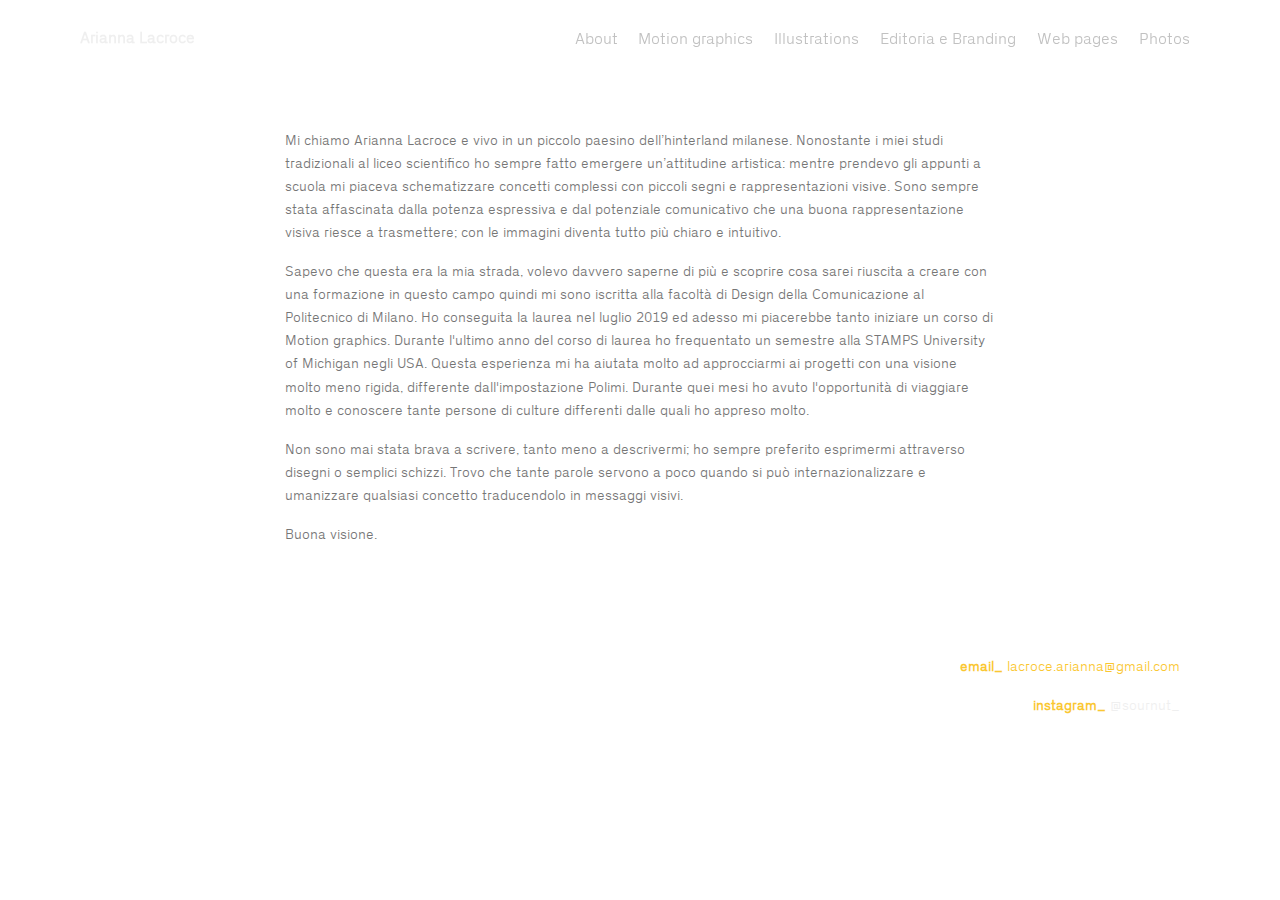
<file: page5.html>
<!DOCTYPE html>
<html  >
<head>
  <!-- Site made with Mobirise Website Builder v4.10.7, https://mobirise.com -->
  <meta charset="UTF-8">
  <meta http-equiv="X-UA-Compatible" content="IE=edge">
  <meta name="generator" content="Mobirise v4.10.7, mobirise.com">
  <meta name="viewport" content="width=device-width, initial-scale=1, minimum-scale=1">
  <link rel="shortcut icon" href="assets/images/schermata-2019-08-08-alle-16.04.21-122x111.png" type="image/x-icon">
  <meta name="description" content="">
  
  <title>about</title>
  <link rel="stylesheet" href="assets/web/assets/mobirise-icons/mobirise-icons.css">
  <link rel="stylesheet" href="assets/tether/tether.min.css">
  <link rel="stylesheet" href="assets/bootstrap/css/bootstrap.min.css">
  <link rel="stylesheet" href="assets/bootstrap/css/bootstrap-grid.min.css">
  <link rel="stylesheet" href="assets/bootstrap/css/bootstrap-reboot.min.css">
  <link rel="stylesheet" href="assets/animatecss/animate.min.css">
  <link rel="stylesheet" href="assets/dropdown/css/style.css">
  <link rel="stylesheet" href="assets/theme/css/style.css">
  <link href="assets/fonts/style.css" rel="stylesheet">
  <link rel="stylesheet" href="assets/mobirise/css/mbr-additional.css" type="text/css">
  
  
  
</head>
<body>
  <section class="menu cid-ryz6w2ei4C" once="menu" id="menu1-4m">

    

    <nav class="navbar navbar-expand beta-menu navbar-dropdown align-items-center navbar-fixed-top navbar-toggleable-sm bg-color transparent">
        <button class="navbar-toggler navbar-toggler-right" type="button" data-toggle="collapse" data-target="#navbarSupportedContent" aria-controls="navbarSupportedContent" aria-expanded="false" aria-label="Toggle navigation">
            <div class="hamburger">
                <span></span>
                <span></span>
                <span></span>
                <span></span>
            </div>
        </button>
        <div class="menu-logo">
            <div class="navbar-brand">
                
                <span class="navbar-caption-wrap"><a class="navbar-caption text-primary display-4" href="index.html">
                        Arianna Lacroce</a></span>
            </div>
        </div>
        <div class="collapse navbar-collapse" id="navbarSupportedContent">
            <ul class="navbar-nav nav-dropdown nav-right" data-app-modern-menu="true"><li class="nav-item">
                    <a class="nav-link link text-warning display-4" href="page5.html">
                        
                        About</a>
                </li><li class="nav-item"><a class="nav-link link text-warning display-4" href="page2.html">
                        
                        Motion graphics</a></li><li class="nav-item"><a class="nav-link link text-warning display-4" href="page1.html">
                        
                        Illustrations</a></li><li class="nav-item"><a class="nav-link link text-warning display-4" href="page3.html">
                        
                        Editoria e Branding</a></li><li class="nav-item"><a class="nav-link link text-warning display-4" href="page4.html">
                        
                        Web pages</a></li><li class="nav-item"><a class="nav-link link text-warning display-4" href="page6.html">
                        
                        Photos</a></li></ul>
            
        </div>
    </nav>
</section>

<section class="engine"><a href="https://mobirise.info/o">portfolio web templates</a></section><section class="mbr-section article content1 cid-ryzf6si6wa" id="content1-4o">
    
     

    <div class="container">
        <div class="media-container-row">
            <div class="mbr-text col-12 mbr-fonts-style display-7 col-md-8"><p><br></p><p>Mi chiamo Arianna Lacroce e vivo in un piccolo paesino dell’hinterland milanese. Nonostante i miei studi tradizionali al liceo scientifico ho sempre fatto emergere un’attitudine artistica: mentre prendevo gli appunti a scuola mi piaceva schematizzare concetti complessi con piccoli segni e rappresentazioni visive. Sono sempre stata affascinata dalla potenza espressiva e dal potenziale comunicativo che una buona rappresentazione visiva riesce a trasmettere; con le immagini diventa tutto più chiaro e intuitivo.&nbsp;</p><p>Sapevo che questa era la mia strada, volevo davvero saperne di più e scoprire cosa sarei riuscita a creare con una formazione in questo campo quindi mi sono iscritta alla facoltà di Design della Comunicazione al Politecnico di Milano. Ho conseguita la laurea nel luglio 2019 ed adesso mi piacerebbe tanto iniziare un corso di Motion graphics. Durante l'ultimo anno del corso di laurea ho frequentato un semestre alla STAMPS University of Michigan negli USA. Questa esperienza mi ha aiutata molto ad approcciarmi ai progetti con una visione molto meno rigida, differente dall'impostazione Polimi. Durante quei mesi ho avuto l'opportunità di viaggiare molto e conoscere tante persone di culture differenti dalle quali ho appreso molto.</p><p>Non sono mai stata brava a scrivere, tanto meno a descrivermi; ho sempre preferito esprimermi attraverso disegni o semplici schizzi. Trovo che tante parole servono a poco quando si può internazionalizzare e umanizzare qualsiasi concetto traducendolo in messaggi visivi.&nbsp;</p><p>Buona visione.</p></div>
        </div>
    </div>
</section>

<section class="mbr-section article content1 cid-ryzl6aHj52" id="content1-4r">
    
     

    <div class="container">
        <div class="media-container-row">
            <div class="mbr-text col-12 mbr-fonts-style display-7 col-md-12"><p><br></p><p><strong><br></strong></p><p><strong>email_ </strong><span style="font-size: 0.9rem;">lacroce.arianna@gmail.com</span><br></p><p><strong>            instagram_ </strong><a href="https://www.instagram.com/sournut_/" target="_blank">@sournut_</a></p></div>
        </div>
    </div>
</section>


  <script src="assets/web/assets/jquery/jquery.min.js"></script>
  <script src="assets/popper/popper.min.js"></script>
  <script src="assets/tether/tether.min.js"></script>
  <script src="assets/bootstrap/js/bootstrap.min.js"></script>
  <script src="assets/viewportchecker/jquery.viewportchecker.js"></script>
  <script src="assets/dropdown/js/nav-dropdown.js"></script>
  <script src="assets/dropdown/js/navbar-dropdown.js"></script>
  <script src="assets/touchswipe/jquery.touch-swipe.min.js"></script>
  <script src="assets/smoothscroll/smooth-scroll.js"></script>
  <script src="assets/theme/js/script.js"></script>
  
  
 <div id="scrollToTop" class="scrollToTop mbr-arrow-up"><a style="text-align: center;"><i class="mbr-arrow-up-icon mbr-arrow-up-icon-cm cm-icon cm-icon-smallarrow-up"></i></a></div>
    <input name="animation" type="hidden">
  </body>
</html>
</file>
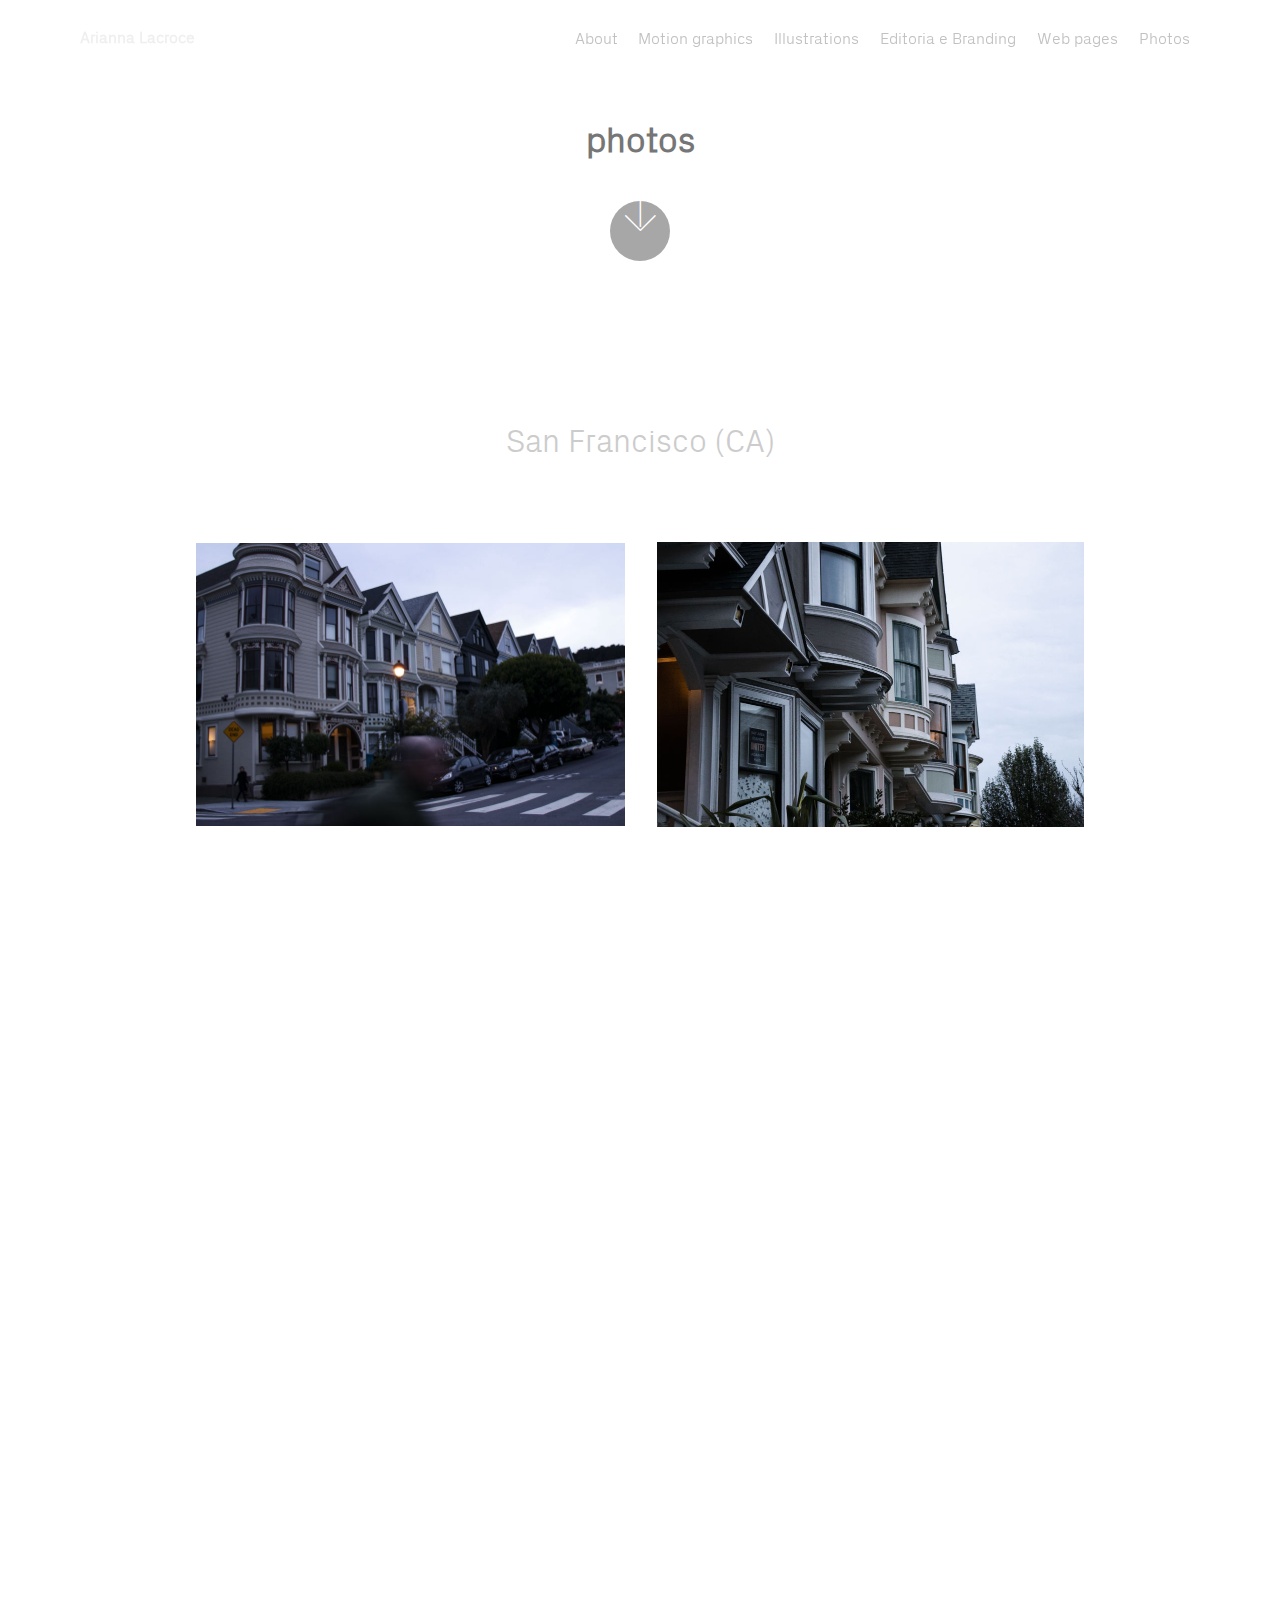
<file: page6.html>
<!DOCTYPE html>
<html  >
<head>
  <!-- Site made with Mobirise Website Builder v4.10.7, https://mobirise.com -->
  <meta charset="UTF-8">
  <meta http-equiv="X-UA-Compatible" content="IE=edge">
  <meta name="generator" content="Mobirise v4.10.7, mobirise.com">
  <meta name="viewport" content="width=device-width, initial-scale=1, minimum-scale=1">
  <link rel="shortcut icon" href="assets/images/schermata-2019-08-08-alle-16.04.21-122x111.png" type="image/x-icon">
  <meta name="description" content="">
  
  <title>Photos</title>
  <link rel="stylesheet" href="assets/web/assets/mobirise-icons/mobirise-icons.css">
  <link rel="stylesheet" href="assets/tether/tether.min.css">
  <link rel="stylesheet" href="assets/bootstrap/css/bootstrap.min.css">
  <link rel="stylesheet" href="assets/bootstrap/css/bootstrap-grid.min.css">
  <link rel="stylesheet" href="assets/bootstrap/css/bootstrap-reboot.min.css">
  <link rel="stylesheet" href="assets/animatecss/animate.min.css">
  <link rel="stylesheet" href="assets/dropdown/css/style.css">
  <link rel="stylesheet" href="assets/theme/css/style.css">
  <link href="assets/fonts/style.css" rel="stylesheet">
  <link rel="stylesheet" href="assets/mobirise/css/mbr-additional.css" type="text/css">
  
  
  
</head>
<body>
  <section class="menu cid-ryzJ3y9oip" once="menu" id="menu1-5h">

    

    <nav class="navbar navbar-expand beta-menu navbar-dropdown align-items-center navbar-fixed-top navbar-toggleable-sm bg-color transparent">
        <button class="navbar-toggler navbar-toggler-right" type="button" data-toggle="collapse" data-target="#navbarSupportedContent" aria-controls="navbarSupportedContent" aria-expanded="false" aria-label="Toggle navigation">
            <div class="hamburger">
                <span></span>
                <span></span>
                <span></span>
                <span></span>
            </div>
        </button>
        <div class="menu-logo">
            <div class="navbar-brand">
                
                <span class="navbar-caption-wrap"><a class="navbar-caption text-primary display-4" href="index.html">
                        Arianna Lacroce</a></span>
            </div>
        </div>
        <div class="collapse navbar-collapse" id="navbarSupportedContent">
            <ul class="navbar-nav nav-dropdown nav-right" data-app-modern-menu="true"><li class="nav-item">
                    <a class="nav-link link text-warning display-4" href="page5.html">
                        
                        About</a>
                </li><li class="nav-item"><a class="nav-link link text-warning display-4" href="page2.html">
                        
                        Motion graphics</a></li><li class="nav-item"><a class="nav-link link text-warning display-4" href="page1.html">
                        
                        Illustrations</a></li><li class="nav-item"><a class="nav-link link text-warning display-4" href="page3.html">
                        
                        Editoria e Branding</a></li><li class="nav-item"><a class="nav-link link text-warning display-4" href="page4.html">
                        
                        Web pages</a></li><li class="nav-item"><a class="nav-link link text-warning display-4" href="page6.html">
                        
                        Photos</a></li></ul>
            
        </div>
    </nav>
</section>

<section class="engine"><a href="https://mobirise.info/g">build your own website for free</a></section><section class="header6 cid-ryzJ3pz0Xy" id="header6-4x">

    

    

    <div class="container">
        <div class="row justify-content-md-center">
            <div class="mbr-white col-md-10">
                <h1 class="mbr-section-title align-center mbr-bold pb-3 mbr-fonts-style display-1">photos</h1>
                
                
            </div>
        </div>
    </div>

    <div class="mbr-arrow hidden-sm-down" aria-hidden="true">
        <a href="#next">
            <i class="mbri-down mbr-iconfont"></i>
        </a>
    </div>
</section>

<section class="mbr-section content4 cid-ryzJ3q2NQa" id="content4-4y">

    

    <div class="container">
        <div class="media-container-row">
            <div class="title col-12 col-md-8">
                <h2 class="align-center pb-3 mbr-fonts-style display-2">
                    San Francisco (CA)</h2>
                
                
            </div>
        </div>
    </div>
</section>

<section class="cid-ryzJrgRQ5J" id="image4-5i">
    <!-- Block parameters controls (Blue "Gear" panel) -->
    
    <!-- End block parameters -->
    <div class="container images-container">
            <div class="media-container-row" style="width: 80%;">
                <div class="img-item item1" style="width: 104%;">
                    <img src="assets/images/-mg-204-858x568.jpg" alt="" title="">
                    
                </div>
                <div class="img-item">
                    <img src="assets/images/-mg-209-854x569.jpg" alt="" title="">
                    
                </div>
            </div>
    </div>
</section>

<section class="cid-ryzLdzPKwm" id="image4-5j">
    <!-- Block parameters controls (Blue "Gear" panel) -->
    
    <!-- End block parameters -->
    <div class="container images-container">
            <div class="media-container-row" style="width: 80%;">
                <div class="img-item item1" style="width: 104%;">
                    <img src="assets/images/img-377-858x572.jpg" alt="" title="">
                    
                </div>
                <div class="img-item">
                    <img src="assets/images/img-466-854x569.jpg" alt="" title="">
                    
                </div>
            </div>
    </div>
</section>

<section class="cid-ryzMHHdsxy" id="image4-5k">
    <!-- Block parameters controls (Blue "Gear" panel) -->
    
    <!-- End block parameters -->
    <div class="container images-container">
            <div class="media-container-row" style="width: 80%;">
                <div class="img-item item1" style="width: 104%;">
                    <img src="assets/images/-mg-9951-858x572.jpg" alt="" title="">
                    
                </div>
                <div class="img-item">
                    <img src="assets/images/-mg-9959-854x569.jpg" alt="" title="">
                    
                </div>
            </div>
    </div>
</section>

<section class="mbr-section content4 cid-ryzJ3rzJBv" id="content4-53">

    

    <div class="container">
        <div class="media-container-row">
            <div class="title col-12 col-md-8">
                <h2 class="align-center pb-3 mbr-fonts-style display-2">
                    Chicago (IL)</h2>
                
                
            </div>
        </div>
    </div>
</section>

<section class="cid-ryzVqob0Gx" id="image4-5n">
    <!-- Block parameters controls (Blue "Gear" panel) -->
    
    <!-- End block parameters -->
    <div class="container images-container">
            <div class="media-container-row" style="width: 79%;">
                <div class="img-item item1" style="width: 112%;">
                    <img src="assets/images/img-57-858x560.jpg" alt="" title="">
                    
                </div>
                <div class="img-item">
                    <img src="assets/images/img-11-854x608.jpg" alt="" title="">
                    
                </div>
            </div>
    </div>
</section>

<section class="cid-ryzPxq95X4" id="image4-5m">
    <!-- Block parameters controls (Blue "Gear" panel) -->
    
    <!-- End block parameters -->
    <div class="container images-container">
            <div class="media-container-row" style="width: 80%;">
                <div class="img-item item1" style="width: 104%;">
                    <img src="assets/images/img-9954-858x572.jpg" alt="" title="">
                    
                </div>
                <div class="img-item">
                    <img src="assets/images/img-0454-2-854x569.jpg" alt="" title="">
                    
                </div>
            </div>
    </div>
</section>

<section class="mbr-section content4 cid-ryzJ3tmtrZ" id="content4-59">

    

    <div class="container">
        <div class="media-container-row">
            <div class="title col-12 col-md-8">
                <h2 class="align-center pb-3 mbr-fonts-style display-2"><br>Los Angeles (CA)</h2>
                
                
            </div>
        </div>
    </div>
</section>

<section class="cid-ryzXeynfgY" id="image4-5o">
    <!-- Block parameters controls (Blue "Gear" panel) -->
    
    <!-- End block parameters -->
    <div class="container images-container">
            <div class="media-container-row" style="width: 80%;">
                <div class="img-item item1" style="width: 104%;">
                    <img src="assets/images/img-1200-858x572.jpg" alt="" title="">
                    
                </div>
                <div class="img-item">
                    <img src="assets/images/img-1094-854x569.jpg" alt="" title="">
                    
                </div>
            </div>
    </div>
</section>

<section class="cid-ryzZiApKVf" id="image4-5p">
    <!-- Block parameters controls (Blue "Gear" panel) -->
    
    <!-- End block parameters -->
    <div class="container images-container">
            <div class="media-container-row" style="width: 80%;">
                <div class="img-item item1" style="width: 104%;">
                    <img src="assets/images/img-1163-858x572.jpg" alt="" title="">
                    
                </div>
                <div class="img-item">
                    <img src="assets/images/img-1231-854x569.jpg" alt="" title="">
                    
                </div>
            </div>
    </div>
</section>

<section class="mbr-section content4 cid-ryzJ3wMSXL" id="content4-5f">

    

    <div class="container">
        <div class="media-container-row">
            <div class="title col-12 col-md-8">
                <h2 class="align-center pb-3 mbr-fonts-style display-2">
                    New York (NY)</h2>
                
                
            </div>
        </div>
    </div>
</section>

<section class="cid-ryA0RUTAa1" id="image4-5q">
    <!-- Block parameters controls (Blue "Gear" panel) -->
    
    <!-- End block parameters -->
    <div class="container images-container">
            <div class="media-container-row" style="width: 80%;">
                <div class="img-item item1" style="width: 104%;">
                    <img src="assets/images/img-856-858x572.jpg" alt="" title="">
                    
                </div>
                <div class="img-item">
                    <img src="assets/images/schermata-2019-03-06-alle-01.08.10-854x567.png" alt="" title="">
                    
                </div>
            </div>
    </div>
</section>

<section class="cid-ryA1DKOlzr" id="image4-5r">
    <!-- Block parameters controls (Blue "Gear" panel) -->
    
    <!-- End block parameters -->
    <div class="container images-container">
            <div class="media-container-row" style="width: 80%;">
                <div class="img-item item1" style="width: 104%;">
                    <img src="assets/images/img-1006-858x572.jpg" alt="" title="">
                    
                </div>
                <div class="img-item">
                    <img src="assets/images/img-777-854x569.jpg" alt="" title="">
                    
                </div>
            </div>
    </div>
</section>

<section class="mbr-section content4 cid-ryA2Lp4nMk" id="content4-5t">

    

    <div class="container">
        <div class="media-container-row">
            <div class="title col-12 col-md-8">
                <h2 class="align-center pb-3 mbr-fonts-style display-2">
                    Ann Arbor (MI)</h2>
                
                
            </div>
        </div>
    </div>
</section>

<section class="cid-ryA2P7NCsA" id="image4-5u">
    <!-- Block parameters controls (Blue "Gear" panel) -->
    
    <!-- End block parameters -->
    <div class="container images-container">
            <div class="media-container-row" style="width: 80%;">
                <div class="img-item item1" style="width: 104%;">
                    <img src="assets/images/img-9465-858x572.jpg" alt="" title="">
                    
                </div>
                <div class="img-item">
                    <img src="assets/images/img-9494-854x569.png" alt="" title="">
                    
                </div>
            </div>
    </div>
</section>

<section class="cid-ryA3D6Qa5V" id="image4-5v">
    <!-- Block parameters controls (Blue "Gear" panel) -->
    
    <!-- End block parameters -->
    <div class="container images-container">
            <div class="media-container-row" style="width: 80%;">
                <div class="img-item item1" style="width: 104%;">
                    <img src="assets/images/img-9602-858x572.png" alt="" title="">
                    
                </div>
                <div class="img-item">
                    <img src="assets/images/img-9789-854x569.jpg" alt="" title="">
                    
                </div>
            </div>
    </div>
</section>

<section class="cid-ryA4NCd5To" id="image4-5w">
    <!-- Block parameters controls (Blue "Gear" panel) -->
    
    <!-- End block parameters -->
    <div class="container images-container">
            <div class="media-container-row" style="width: 80%;">
                <div class="img-item item1" style="width: 104%;">
                    <img src="assets/images/img-9707-858x572.png" alt="" title="">
                    
                </div>
                <div class="img-item">
                    <img src="assets/images/img-9763-854x569.jpg" alt="" title="">
                    
                </div>
            </div>
    </div>
</section>

<section class="mbr-section content4 cid-ryAe6b8Xhi" id="content4-5z">

    

    <div class="container">
        <div class="media-container-row">
            <div class="title col-12 col-md-8">
                <h2 class="align-center pb-3 mbr-fonts-style display-2">
                    Dolomiti (TN)</h2>
                
                
            </div>
        </div>
    </div>
</section>

<section class="cid-ryAe7eFM5F" id="image4-60">
    <!-- Block parameters controls (Blue "Gear" panel) -->
    
    <!-- End block parameters -->
    <div class="container images-container">
            <div class="media-container-row" style="width: 80%;">
                <div class="img-item item1" style="width: 104%;">
                    <img src="assets/images/img-9162-858x572.jpg" alt="" title="">
                    
                </div>
                <div class="img-item">
                    <img src="assets/images/img-9175-854x569.jpg" alt="" title="">
                    
                </div>
            </div>
    </div>
</section>

<section class="cid-ryAeUuQFF3" id="image4-61">
    <!-- Block parameters controls (Blue "Gear" panel) -->
    
    <!-- End block parameters -->
    <div class="container images-container">
            <div class="media-container-row" style="width: 80%;">
                <div class="img-item item1" style="width: 104%;">
                    <img src="assets/images/img-9441-1-858x572.jpg" alt="" title="">
                    
                </div>
                <div class="img-item">
                    <img src="assets/images/img-9487-1-854x569.jpg" alt="" title="">
                    
                </div>
            </div>
    </div>
</section>

<section class="mbr-section content4 cid-ryA5HDSus0" id="content4-5x">

    

    <div class="container">
        <div class="media-container-row">
            <div class="title col-12 col-md-8">
                <h2 class="align-center pb-3 mbr-fonts-style display-2">
                    Paris (FR)</h2>
                
                
            </div>
        </div>
    </div>
</section>

<section class="cid-ryA5J6FKvT" id="image4-5y">
    <!-- Block parameters controls (Blue "Gear" panel) -->
    
    <!-- End block parameters -->
    <div class="container images-container">
            <div class="media-container-row" style="width: 80%;">
                <div class="img-item item1" style="width: 104%;">
                    <img src="assets/images/img-8061-858x572.jpg" alt="" title="">
                    
                </div>
                <div class="img-item">
                    <img src="assets/images/img-7398-854x569.jpg" alt="" title="">
                    
                </div>
            </div>
    </div>
</section>

<section class="cid-ryAokVlyGk" id="image4-63">
    <!-- Block parameters controls (Blue "Gear" panel) -->
    
    <!-- End block parameters -->
    <div class="container images-container">
            <div class="media-container-row" style="width: 80%;">
                <div class="img-item item1" style="width: 104%;">
                    <img src="assets/images/schermata-2019-08-08-alle-21.22.58-858x640.png" alt="" title="">
                    
                </div>
                <div class="img-item">
                    <img src="assets/images/schermata-2019-08-08-alle-21.23.08-854x639.png" alt="" title="">
                    
                </div>
            </div>
    </div>
</section>


  <script src="assets/web/assets/jquery/jquery.min.js"></script>
  <script src="assets/popper/popper.min.js"></script>
  <script src="assets/tether/tether.min.js"></script>
  <script src="assets/bootstrap/js/bootstrap.min.js"></script>
  <script src="assets/viewportchecker/jquery.viewportchecker.js"></script>
  <script src="assets/dropdown/js/nav-dropdown.js"></script>
  <script src="assets/dropdown/js/navbar-dropdown.js"></script>
  <script src="assets/touchswipe/jquery.touch-swipe.min.js"></script>
  <script src="assets/smoothscroll/smooth-scroll.js"></script>
  <script src="assets/theme/js/script.js"></script>
  
  
 <div id="scrollToTop" class="scrollToTop mbr-arrow-up"><a style="text-align: center;"><i class="mbr-arrow-up-icon mbr-arrow-up-icon-cm cm-icon cm-icon-smallarrow-up"></i></a></div>
    <input name="animation" type="hidden">
  </body>
</html>
</file>
<file: assets/web/assets/mobirise-icons/mobirise-icons.css>
@font-face {
  font-family: 'MobiriseIcons';
  src:  url('mobirise-icons.eot?spat4u');
  src:  url('mobirise-icons.eot?spat4u#iefix') format('embedded-opentype'),
    url('mobirise-icons.ttf?spat4u') format('truetype'),
    url('mobirise-icons.woff?spat4u') format('woff'),
    url('mobirise-icons.svg?spat4u#MobiriseIcons') format('svg');
  font-weight: normal;
  font-style: normal;
}

[class^="mbri-"], [class*=" mbri-"] {
  /* use !important to prevent issues with browser extensions that change fonts */
  font-family: MobiriseIcons !important;
  speak: none;
  font-style: normal;
  font-weight: normal;
  font-variant: normal;
  text-transform: none;
  line-height: 1;

  /* Better Font Rendering =========== */
  -webkit-font-smoothing: antialiased;
  -moz-osx-font-smoothing: grayscale;
}

.mbri-add-submenu:before {
  content: "\e900";
}
.mbri-alert:before {
  content: "\e901";
}
.mbri-align-center:before {
  content: "\e902";
}
.mbri-align-justify:before {
  content: "\e903";
}
.mbri-align-left:before {
  content: "\e904";
}
.mbri-align-right:before {
  content: "\e905";
}
.mbri-android:before {
  content: "\e906";
}
.mbri-apple:before {
  content: "\e907";
}
.mbri-arrow-down:before {
  content: "\e908";
}
.mbri-arrow-next:before {
  content: "\e909";
}
.mbri-arrow-prev:before {
  content: "\e90a";
}
.mbri-arrow-up:before {
  content: "\e90b";
}
.mbri-bold:before {
  content: "\e90c";
}
.mbri-bookmark:before {
  content: "\e90d";
}
.mbri-bootstrap:before {
  content: "\e90e";
}
.mbri-briefcase:before {
  content: "\e90f";
}
.mbri-browse:before {
  content: "\e910";
}
.mbri-bulleted-list:before {
  content: "\e911";
}
.mbri-calendar:before {
  content: "\e912";
}
.mbri-camera:before {
  content: "\e913";
}
.mbri-cart-add:before {
  content: "\e914";
}
.mbri-cart-full:before {
  content: "\e915";
}
.mbri-cash:before {
  content: "\e916";
}
.mbri-change-style:before {
  content: "\e917";
}
.mbri-chat:before {
  content: "\e918";
}
.mbri-clock:before {
  content: "\e919";
}
.mbri-close:before {
  content: "\e91a";
}
.mbri-cloud:before {
  content: "\e91b";
}
.mbri-code:before {
  content: "\e91c";
}
.mbri-contact-form:before {
  content: "\e91d";
}
.mbri-credit-card:before {
  content: "\e91e";
}
.mbri-cursor-click:before {
  content: "\e91f";
}
.mbri-cust-feedback:before {
  content: "\e920";
}
.mbri-database:before {
  content: "\e921";
}
.mbri-delivery:before {
  content: "\e922";
}
.mbri-desktop:before {
  content: "\e923";
}
.mbri-devices:before {
  content: "\e924";
}
.mbri-down:before {
  content: "\e925";
}
.mbri-download:before {
  content: "\e989";
}
.mbri-drag-n-drop:before {
  content: "\e927";
}
.mbri-drag-n-drop2:before {
  content: "\e928";
}
.mbri-edit:before {
  content: "\e929";
}
.mbri-edit2:before {
  content: "\e92a";
}
.mbri-error:before {
  content: "\e92b";
}
.mbri-extension:before {
  content: "\e92c";
}
.mbri-features:before {
  content: "\e92d";
}
.mbri-file:before {
  content: "\e92e";
}
.mbri-flag:before {
  content: "\e92f";
}
.mbri-folder:before {
  content: "\e930";
}
.mbri-gift:before {
  content: "\e931";
}
.mbri-github:before {
  content: "\e932";
}
.mbri-globe:before {
  content: "\e933";
}
.mbri-globe-2:before {
  content: "\e934";
}
.mbri-growing-chart:before {
  content: "\e935";
}
.mbri-hearth:before {
  content: "\e936";
}
.mbri-help:before {
  content: "\e937";
}
.mbri-home:before {
  content: "\e938";
}
.mbri-hot-cup:before {
  content: "\e939";
}
.mbri-idea:before {
  content: "\e93a";
}
.mbri-image-gallery:before {
  content: "\e93b";
}
.mbri-image-slider:before {
  content: "\e93c";
}
.mbri-info:before {
  content: "\e93d";
}
.mbri-italic:before {
  content: "\e93e";
}
.mbri-key:before {
  content: "\e93f";
}
.mbri-laptop:before {
  content: "\e940";
}
.mbri-layers:before {
  content: "\e941";
}
.mbri-left-right:before {
  content: "\e942";
}
.mbri-left:before {
  content: "\e943";
}
.mbri-letter:before {
  content: "\e944";
}
.mbri-like:before {
  content: "\e945";
}
.mbri-link:before {
  content: "\e946";
}
.mbri-lock:before {
  content: "\e947";
}
.mbri-login:before {
  content: "\e948";
}
.mbri-logout:before {
  content: "\e949";
}
.mbri-magic-stick:before {
  content: "\e94a";
}
.mbri-map-pin:before {
  content: "\e94b";
}
.mbri-menu:before {
  content: "\e94c";
}
.mbri-mobile:before {
  content: "\e94d";
}
.mbri-mobile2:before {
  content: "\e94e";
}
.mbri-mobirise:before {
  content: "\e94f";
}
.mbri-more-horizontal:before {
  content: "\e950";
}
.mbri-more-vertical:before {
  content: "\e951";
}
.mbri-music:before {
  content: "\e952";
}
.mbri-new-file:before {
  content: "\e953";
}
.mbri-numbered-list:before {
  content: "\e954";
}
.mbri-opened-folder:before {
  content: "\e955";
}
.mbri-pages:before {
  content: "\e956";
}
.mbri-paper-plane:before {
  content: "\e957";
}
.mbri-paperclip:before {
  content: "\e958";
}
.mbri-photo:before {
  content: "\e959";
}
.mbri-photos:before {
  content: "\e95a";
}
.mbri-pin:before {
  content: "\e95b";
}
.mbri-play:before {
  content: "\e95c";
}
.mbri-plus:before {
  content: "\e95d";
}
.mbri-preview:before {
  content: "\e95e";
}
.mbri-print:before {
  content: "\e95f";
}
.mbri-protect:before {
  content: "\e960";
}
.mbri-question:before {
  content: "\e961";
}
.mbri-quote-left:before {
  content: "\e962";
}
.mbri-quote-right:before {
  content: "\e963";
}
.mbri-refresh:before {
  content: "\e964";
}
.mbri-responsive:before {
  content: "\e965";
}
.mbri-right:before {
  content: "\e966";
}
.mbri-rocket:before {
  content: "\e967";
}
.mbri-sad-face:before {
  content: "\e968";
}
.mbri-sale:before {
  content: "\e969";
}
.mbri-save:before {
  content: "\e96a";
}
.mbri-search:before {
  content: "\e96b";
}
.mbri-setting:before {
  content: "\e96c";
}
.mbri-setting2:before {
  content: "\e96d";
}
.mbri-setting3:before {
  content: "\e96e";
}
.mbri-share:before {
  content: "\e96f";
}
.mbri-shopping-bag:before {
  content: "\e970";
}
.mbri-shopping-basket:before {
  content: "\e971";
}
.mbri-shopping-cart:before {
  content: "\e972";
}
.mbri-sites:before {
  content: "\e973";
}
.mbri-smile-face:before {
  content: "\e974";
}
.mbri-speed:before {
  content: "\e975";
}
.mbri-star:before {
  content: "\e976";
}
.mbri-success:before {
  content: "\e977";
}
.mbri-sun:before {
  content: "\e978";
}
.mbri-sun2:before {
  content: "\e979";
}
.mbri-tablet:before {
  content: "\e97a";
}
.mbri-tablet-vertical:before {
  content: "\e97b";
}
.mbri-target:before {
  content: "\e97c";
}
.mbri-timer:before {
  content: "\e97d";
}
.mbri-to-ftp:before {
  content: "\e97e";
}
.mbri-to-local-drive:before {
  content: "\e97f";
}
.mbri-touch-swipe:before {
  content: "\e980";
}
.mbri-touch:before {
  content: "\e981";
}
.mbri-trash:before {
  content: "\e982";
}
.mbri-underline:before {
  content: "\e983";
}
.mbri-unlink:before {
  content: "\e984";
}
.mbri-unlock:before {
  content: "\e985";
}
.mbri-up-down:before {
  content: "\e986";
}
.mbri-up:before {
  content: "\e987";
}
.mbri-update:before {
  content: "\e988";
}
.mbri-upload:before {
 content: "\e926"; 
}
.mbri-user:before {
  content: "\e98a";
}
.mbri-user2:before {
  content: "\e98b";
}
.mbri-users:before {
  content: "\e98c";
}
.mbri-video:before {
  content: "\e98d";
}
.mbri-video-play:before {
  content: "\e98e";
}
.mbri-watch:before {
  content: "\e98f";
}
.mbri-website-theme:before {
  content: "\e990";
}
.mbri-wifi:before {
  content: "\e991";
}
.mbri-windows:before {
  content: "\e992";
}
.mbri-zoom-out:before {
  content: "\e993";
}
.mbri-redo:before {
  content: "\e994";
}
.mbri-undo:before {
  content: "\e995";
}
</file>
<file: assets/dropdown/css/style.css>
.navbar-dropdown {
  left: 0;
  padding: 0;
  position: absolute;
  right: 0;
  top: 0;
  transition: all 0.45s ease;
  z-index: 1030;
  background: #282828; }
  .navbar-dropdown .navbar-logo {
    margin-right: 0.8rem;
    transition: margin 0.3s ease-in-out;
    vertical-align: middle; }
    .navbar-dropdown .navbar-logo img {
      height: 3.125rem;
      transition: all 0.3s ease-in-out; }
    .navbar-dropdown .navbar-logo.mbr-iconfont {
      font-size: 3.125rem;
      line-height: 3.125rem; }
  .navbar-dropdown .navbar-caption {
    font-weight: 700;
    white-space: normal;
    vertical-align: -4px;
    line-height: 3.125rem !important; }
    .navbar-dropdown .navbar-caption, .navbar-dropdown .navbar-caption:hover {
      color: inherit;
      text-decoration: none; }
  .navbar-dropdown .mbr-iconfont + .navbar-caption {
    vertical-align: -1px; }
  .navbar-dropdown.navbar-fixed-top {
    position: fixed; }
  .navbar-dropdown .navbar-brand span {
    vertical-align: -4px; }
  .navbar-dropdown.bg-color.transparent {
    background: none; }
  .navbar-dropdown.navbar-short .navbar-brand {
    padding: 0.625rem 0; }
    .navbar-dropdown.navbar-short .navbar-brand span {
      vertical-align: -1px; }
  .navbar-dropdown.navbar-short .navbar-caption {
    line-height: 2.375rem !important;
    vertical-align: -2px; }
  .navbar-dropdown.navbar-short .navbar-logo {
    margin-right: 0.5rem; }
    .navbar-dropdown.navbar-short .navbar-logo img {
      height: 2.375rem; }
    .navbar-dropdown.navbar-short .navbar-logo.mbr-iconfont {
      font-size: 2.375rem;
      line-height: 2.375rem; }
  .navbar-dropdown.navbar-short .mbr-table-cell {
    height: 3.625rem; }
  .navbar-dropdown .navbar-close {
    left: 0.6875rem;
    position: fixed;
    top: 0.75rem;
    z-index: 1000; }
  .navbar-dropdown .hamburger-icon {
    content: "";
    display: inline-block;
    vertical-align: middle;
    width: 16px;
    -webkit-box-shadow: 0 -6px 0 1px #282828,0 0 0 1px #282828,0 6px 0 1px #282828;
    -moz-box-shadow: 0 -6px 0 1px #282828,0 0 0 1px #282828,0 6px 0 1px #282828;
    box-shadow: 0 -6px 0 1px #282828,0 0 0 1px #282828,0 6px 0 1px #282828; }

.dropdown-menu .dropdown-toggle[data-toggle="dropdown-submenu"]::after {
  border-bottom: 0.35em solid transparent;
  border-left: 0.35em solid;
  border-right: 0;
  border-top: 0.35em solid transparent;
  margin-left: 0.3rem; }

.dropdown-menu .dropdown-item:focus {
  outline: 0; }

.nav-dropdown {
  font-size: 0.75rem;
  font-weight: 500;
  height: auto !important; }
  .nav-dropdown .nav-btn {
    padding-left: 1rem; }
  .nav-dropdown .link {
    margin: .667em 1.667em;
    font-weight: 500;
    padding: 0;
    transition: color .2s ease-in-out; }
    .nav-dropdown .link.dropdown-toggle {
      margin-right: 2.583em; }
      .nav-dropdown .link.dropdown-toggle::after {
        margin-left: .25rem;
        border-top: 0.35em solid;
        border-right: 0.35em solid transparent;
        border-left: 0.35em solid transparent;
        border-bottom: 0; }
      .nav-dropdown .link.dropdown-toggle[aria-expanded="true"] {
        margin: 0;
        padding: 0.667em 3.263em  0.667em 1.667em; }
  .nav-dropdown .link::after,
  .nav-dropdown .dropdown-item::after {
    color: inherit; }
  .nav-dropdown .btn {
    font-size: 0.75rem;
    font-weight: 700;
    letter-spacing: 0;
    margin-bottom: 0;
    padding-left: 1.25rem;
    padding-right: 1.25rem; }
  .nav-dropdown .dropdown-menu {
    border-radius: 0;
    border: 0;
    left: 0;
    margin: 0;
    padding-bottom: 1.25rem;
    padding-top: 1.25rem;
    position: relative; }
  .nav-dropdown .dropdown-submenu {
    margin-left: 0.125rem;
    top: 0; }
  .nav-dropdown .dropdown-item {
    font-weight: 500;
    line-height: 2;
    padding: 0.3846em 4.615em 0.3846em 1.5385em;
    position: relative;
    transition: color .2s ease-in-out, background-color .2s ease-in-out; }
    .nav-dropdown .dropdown-item::after {
      margin-top: -0.3077em;
      position: absolute;
      right: 1.1538em;
      top: 50%; }
    .nav-dropdown .dropdown-item:focus, .nav-dropdown .dropdown-item:hover {
      background: none; }

@media (max-width: 767px) {
  .nav-dropdown.navbar-toggleable-sm {
    bottom: 0;
    display: none;
    left: 0;
    overflow-x: hidden;
    position: fixed;
    top: 0;
    transform: translateX(-100%);
    -ms-transform: translateX(-100%);
    -webkit-transform: translateX(-100%);
    width: 18.75rem;
    z-index: 999; } }
.nav-dropdown.navbar-toggleable-xl {
  bottom: 0;
  display: none;
  left: 0;
  overflow-x: hidden;
  position: fixed;
  top: 0;
  transform: translateX(-100%);
  -ms-transform: translateX(-100%);
  -webkit-transform: translateX(-100%);
  width: 18.75rem;
  z-index: 999; }

.nav-dropdown-sm {
  display: block !important;
  overflow-x: hidden;
  overflow: auto;
  padding-top: 3.875rem; }
  .nav-dropdown-sm::after {
    content: "";
    display: block;
    height: 3rem;
    width: 100%; }
  .nav-dropdown-sm.collapse.in ~ .navbar-close {
    display: block !important; }
  .nav-dropdown-sm.collapsing, .nav-dropdown-sm.collapse.in {
    transform: translateX(0);
    -ms-transform: translateX(0);
    -webkit-transform: translateX(0);
    transition: all 0.25s ease-out;
    -webkit-transition: all 0.25s ease-out;
    background: #282828; }
  .nav-dropdown-sm.collapsing[aria-expanded="false"] {
    transform: translateX(-100%);
    -ms-transform: translateX(-100%);
    -webkit-transform: translateX(-100%); }
  .nav-dropdown-sm .nav-item {
    display: block;
    margin-left: 0 !important;
    padding-left: 0; }
  .nav-dropdown-sm .link,
  .nav-dropdown-sm .dropdown-item {
    border-top: 1px dotted rgba(255, 255, 255, 0.1);
    font-size: 0.8125rem;
    line-height: 1.6;
    margin: 0 !important;
    padding: 0.875rem 2.4rem 0.875rem 1.5625rem !important;
    position: relative;
    white-space: normal; }
    .nav-dropdown-sm .link:focus, .nav-dropdown-sm .link:hover,
    .nav-dropdown-sm .dropdown-item:focus,
    .nav-dropdown-sm .dropdown-item:hover {
      background: rgba(0, 0, 0, 0.2) !important;
      color: #c0a375; }
  .nav-dropdown-sm .nav-btn {
    position: relative;
    padding: 1.5625rem 1.5625rem 0 1.5625rem; }
    .nav-dropdown-sm .nav-btn::before {
      border-top: 1px dotted rgba(255, 255, 255, 0.1);
      content: "";
      left: 0;
      position: absolute;
      top: 0;
      width: 100%; }
    .nav-dropdown-sm .nav-btn + .nav-btn {
      padding-top: 0.625rem; }
      .nav-dropdown-sm .nav-btn + .nav-btn::before {
        display: none; }
  .nav-dropdown-sm .btn {
    padding: 0.625rem 0; }
  .nav-dropdown-sm .dropdown-toggle[data-toggle="dropdown-submenu"]::after {
    margin-left: .25rem;
    border-top: 0.35em solid;
    border-right: 0.35em solid transparent;
    border-left: 0.35em solid transparent;
    border-bottom: 0; }
  .nav-dropdown-sm .dropdown-toggle[data-toggle="dropdown-submenu"][aria-expanded="true"]::after {
    border-top: 0;
    border-right: 0.35em solid transparent;
    border-left: 0.35em solid transparent;
    border-bottom: 0.35em solid; }
  .nav-dropdown-sm .dropdown-menu {
    margin: 0;
    padding: 0;
    position: relative;
    top: 0;
    left: 0;
    width: 100%;
    border: 0;
    float: none;
    border-radius: 0;
    background: none; }
  .nav-dropdown-sm .dropdown-submenu {
    left: 100%;
    margin-left: 0.125rem;
    margin-top: -1.25rem;
    top: 0; }

.navbar-toggleable-sm .nav-dropdown .dropdown-menu {
  position: absolute; }

.navbar-toggleable-sm .nav-dropdown .dropdown-submenu {
  left: 100%;
  margin-left: 0.125rem;
  margin-top: -1.25rem;
  top: 0; }

.navbar-toggleable-sm.opened .nav-dropdown .dropdown-menu {
  position: relative; }

.navbar-toggleable-sm.opened .nav-dropdown .dropdown-submenu {
  left: 0;
  margin-left: 00rem;
  margin-top: 0rem;
  top: 0; }

.is-builder .nav-dropdown.collapsing {
  transition: none !important; }

/*# sourceMappingURL=style.css.map */
</file>
<file: assets/theme/css/style.css>
/*!
 * Mobirise v4 theme (https://mobirise.com/)
 * Copyright 2017 Mobirise
 */
section {
  background-color: #eeeeee;
}

section,
.container,
.container-fluid {
  position: relative;
  word-wrap: break-word;
}

a.mbr-iconfont:hover {
  text-decoration: none;
}

.article .lead p, .article .lead ul, .article .lead ol, .article .lead pre, .article .lead blockquote {
  margin-bottom: 0;
}

a {
  font-style: normal;
  font-weight: 400;
  cursor: pointer;
}

a, a:hover {
  text-decoration: none;
}

figure {
  margin-bottom: 0;
}

body {
  color: #232323;
}

h1, h2, h3, h4, h5, h6,
.h1, .h2, .h3, .h4, .h5, .h6,
.display-1, .display-2, .display-3, .display-4 {
  line-height: 1;
  word-break: break-word;
  word-wrap: break-word;
}

b, strong {
  font-weight: bold;
}

blockquote {
  padding: 10px 0 10px 20px;
  position: relative;
  border-left: 2px solid;
  border-color: #ff3366;
}

input:-webkit-autofill, input:-webkit-autofill:hover, input:-webkit-autofill:focus, input:-webkit-autofill:active {
  transition-delay: 9999s;
  transition-property: background-color, color;
}

textarea[type="hidden"] {
  display: none;
}

body {
  position: relative;
}

section {
  background-position: 50% 50%;
  background-repeat: no-repeat;
  background-size: cover;
}

section .mbr-background-video,
section .mbr-background-video-preview {
  position: absolute;
  bottom: 0;
  left: 0;
  right: 0;
  top: 0;
}

.hidden {
  visibility: hidden;
}

.mbr-z-index20 {
  z-index: 20;
}

/*! Base colors */
.mbr-white {
  color: #ffffff;
}

.mbr-black {
  color: #000000;
}

.mbr-bg-white {
  background-color: #ffffff;
}

.mbr-bg-black {
  background-color: #000000;
}

/*! Text-aligns */
.align-left {
  text-align: left;
}

.align-center {
  text-align: center;
}

.align-right {
  text-align: right;
}

@media (max-width: 767px) {
  .align-left, .align-center, .align-right, .mbr-section-btn, .mbr-section-title {
    text-align: center;
  }
}

/*! Font-weight  */
.mbr-light {
  font-weight: 300;
}

.mbr-regular {
  font-weight: 400;
}

.mbr-semibold {
  font-weight: 500;
}

.mbr-bold {
  font-weight: 700;
}

/*! Media  */
.media-size-item {
  -webkit-flex: 1 1 auto;
  -moz-flex: 1 1 auto;
  -ms-flex: 1 1 auto;
  -o-flex: 1 1 auto;
  flex: 1 1 auto;
}

.media-content {
  -webkit-flex-basis: 100%;
  flex-basis: 100%;
}

.media-container-row {
  display: -ms-flexbox;
  display: -webkit-flex;
  display: flex;
  -webkit-flex-direction: row;
  -ms-flex-direction: row;
  flex-direction: row;
  -webkit-flex-wrap: wrap;
  -ms-flex-wrap: wrap;
  flex-wrap: wrap;
  -webkit-justify-content: center;
  -ms-flex-pack: center;
  justify-content: center;
  -webkit-align-content: center;
  -ms-flex-line-pack: center;
  align-content: center;
  -webkit-align-items: start;
  -ms-flex-align: start;
  align-items: start;
}

.media-container-row .media-size-item {
  width: 400px;
}

.media-container-column {
  display: -ms-flexbox;
  display: -webkit-flex;
  display: flex;
  -webkit-flex-direction: column;
  -ms-flex-direction: column;
  flex-direction: column;
  -webkit-flex-wrap: wrap;
  -ms-flex-wrap: wrap;
  flex-wrap: wrap;
  -webkit-justify-content: center;
  -ms-flex-pack: center;
  justify-content: center;
  -webkit-align-content: center;
  -ms-flex-line-pack: center;
  align-content: center;
  -webkit-align-items: stretch;
  -ms-flex-align: stretch;
  align-items: stretch;
}

.media-container-column > * {
  width: 100%;
}

@media (min-width: 992px) {
  .media-container-row {
    -webkit-flex-wrap: nowrap;
    -ms-flex-wrap: nowrap;
    flex-wrap: nowrap;
  }
}

figure {
  overflow: hidden;
}

figure[mbr-media-size] {
  transition: width 0.1s;
}

.mbr-figure img, .mbr-figure iframe {
  display: block;
  width: 100%;
}

.card {
  background-color: transparent;
  border: none;
}

.card-box {
  width: 100%;
}

.card-img {
  text-align: center;
  flex-shrink: 0;
  -webkit-flex-shrink: 0;
}

.media {
  max-width: 100%;
  margin: 0 auto;
}

.mbr-figure {
  -ms-flex-item-align: center;
  -ms-grid-row-align: center;
  -webkit-align-self: center;
  align-self: center;
}

.media-container > div {
  max-width: 100%;
}

.mbr-figure img, .card-img img {
  width: 100%;
}

@media (max-width: 991px) {
  .media-size-item {
    width: auto !important;
  }
  .media {
    width: auto;
  }
  .mbr-figure {
    width: 100% !important;
  }
}

/*! Buttons */
.mbr-section-btn {
  margin-left: -.25rem;
  margin-right: -.25rem;
  font-size: 0;
}

nav .mbr-section-btn {
  margin-left: 0rem;
  margin-right: 0rem;
}

/*! Btn icon margin */
.btn .mbr-iconfont, .btn.btn-sm .mbr-iconfont {
  cursor: pointer;
  margin-right: 0.5rem;
}

.btn.btn-md .mbr-iconfont, .btn.btn-md .mbr-iconfont {
  margin-right: 0.8rem;
}

.mbr-regular {
  font-weight: 400;
}

.mbr-semibold {
  font-weight: 500;
}

.mbr-bold {
  font-weight: 700;
}

[type="submit"] {
  -webkit-appearance: none;
}

/*! Full-screen */
.mbr-fullscreen .mbr-overlay {
  min-height: 100vh;
}

.mbr-fullscreen {
  display: flex;
  display: -webkit-flex;
  display: -moz-flex;
  display: -ms-flex;
  display: -o-flex;
  align-items: center;
  -webkit-align-items: center;
  min-height: 100vh;
  padding-top: 3rem;
  padding-bottom: 3rem;
}

/*! Map */
.map {
  height: 25rem;
  position: relative;
}

.map iframe {
  width: 100%;
  height: 100%;
}

/* Form */
.form-asterisk {
  font-family: initial;
  position: absolute;
  top: -2px;
  font-weight: normal;
}

/*! Scroll to top arrow */
.mbr-arrow-up {
  bottom: 25px;
  right: 90px;
  position: fixed;
  text-align: right;
  z-index: 5000;
  color: #ffffff;
  font-size: 32px;
  transform: rotate(180deg);
  -webkit-transform: rotate(180deg);
}

.mbr-arrow-up a {
  background: rgba(0, 0, 0, 0.2);
  border-radius: 3px;
  color: #fff;
  display: inline-block;
  height: 60px;
  width: 60px;
  outline-style: none !important;
  position: relative;
  text-decoration: none;
  transition: all .3s ease-in-out;
  cursor: pointer;
  text-align: center;
}

.mbr-arrow-up a:hover {
  background-color: rgba(0, 0, 0, 0.4);
}

.mbr-arrow-up a i {
  line-height: 60px;
}

.mbr-arrow-up-icon {
  display: block;
  color: #fff;
}

.mbr-arrow-up-icon::before {
  content: "\203a";
  display: inline-block;
  font-family: serif;
  font-size: 32px;
  line-height: 1;
  font-style: normal;
  position: relative;
  top: 6px;
  left: -4px;
  -webkit-transform: rotate(-90deg);
  transform: rotate(-90deg);
}

/*! Arrow Down */
.mbr-arrow {
  position: absolute;
  bottom: 45px;
  left: 50%;
  width: 60px;
  height: 60px;
  cursor: pointer;
  background-color: rgba(80, 80, 80, 0.5);
  border-radius: 50%;
  -webkit-transform: translateX(-50%);
  transform: translateX(-50%);
}

.mbr-arrow > a {
  display: inline-block;
  text-decoration: none;
  outline-style: none;
  -webkit-animation: arrowdown 1.7s ease-in-out infinite;
  animation: arrowdown 1.7s ease-in-out infinite;
}

.mbr-arrow > a > i {
  position: absolute;
  top: -2px;
  left: 15px;
  font-size: 2rem;
}

@keyframes arrowdown {
  0% {
    transform: translateY(0px);
    -webkit-transform: translateY(0px);
  }
  50% {
    transform: translateY(-5px);
    -webkit-transform: translateY(-5px);
  }
  100% {
    transform: translateY(0px);
    -webkit-transform: translateY(0px);
  }
}

@-webkit-keyframes arrowdown {
  0% {
    transform: translateY(0px);
    -webkit-transform: translateY(0px);
  }
  50% {
    transform: translateY(-5px);
    -webkit-transform: translateY(-5px);
  }
  100% {
    transform: translateY(0px);
    -webkit-transform: translateY(0px);
  }
}

@media (max-width: 500px) {
  .mbr-arrow-up {
    left: 50%;
    right: auto;
    transform: translateX(-50%) rotate(180deg);
    -webkit-transform: translateX(-50%) rotate(180deg);
  }
}

/*Gradients animation*/
@keyframes gradient-animation {
  from {
    background-position: 0% 100%;
    animation-timing-function: ease-in-out;
  }
  to {
    background-position: 100% 0%;
    animation-timing-function: ease-in-out;
  }
}

@-webkit-keyframes gradient-animation {
  from {
    background-position: 0% 100%;
    animation-timing-function: ease-in-out;
  }
  to {
    background-position: 100% 0%;
    animation-timing-function: ease-in-out;
  }
}

.bg-gradient {
  background-size: 200% 200%;
  animation: gradient-animation 5s infinite alternate;
  -webkit-animation: gradient-animation 5s infinite alternate;
}

.menu .navbar-brand {
  display: -webkit-flex;
}

.menu .navbar-brand span {
  display: flex;
  display: -webkit-flex;
}

.menu .navbar-brand .navbar-caption-wrap {
  display: -webkit-flex;
}

.menu .navbar-brand .navbar-logo img {
  display: -webkit-flex;
}

@media (min-width: 768px) and (max-width: 1023px) {
  .menu .navbar-toggleable-sm .navbar-nav {
    display: -webkit-box;
    display: -webkit-flex;
    display: -ms-flexbox;
  }
}

@media (max-width: 1023px) {
  .menu .navbar-collapse {
    max-height: 93.5vh;
  }
  .menu .navbar-collapse.show {
    overflow: auto;
  }
}

@media (min-width: 1024px) {
  .menu .navbar-nav.nav-dropdown {
    display: -webkit-flex;
  }
  .menu .navbar-toggleable-sm .navbar-collapse {
    display: -webkit-flex !important;
  }
  .menu .collapsed .navbar-collapse {
    max-height: 93.5vh;
  }
  .menu .collapsed .navbar-collapse.show {
    overflow: auto;
  }
}

@media (max-width: 767px) {
  .menu .navbar-collapse {
    max-height: 80vh;
  }
}

.navbar {
  display: -webkit-flex;
  -webkit-flex-wrap: wrap;
  -webkit-align-items: center;
  -webkit-justify-content: space-between;
}

.navbar-collapse {
  -webkit-flex-basis: 100%;
  -webkit-flex-grow: 1;
  -webkit-align-items: center;
}

.nav-dropdown .link {
  padding: .667em 1.667em !important;
  margin: 0 !important;
}

.nav {
  display: -webkit-flex;
  -webkit-flex-wrap: wrap;
}

.row {
  display: -webkit-flex;
  -webkit-flex-wrap: wrap;
}

.justify-content-center {
  -webkit-justify-content: center;
}

.form-inline {
  display: -webkit-flex;
  -webkit-flex-flow: row wrap;
  -webkit-align-items: center;
}

.card-wrapper {
  -webkit-flex: 1;
}

.carousel-control {
  z-index: 10;
  display: -webkit-flex;
  -webkit-align-items: center;
  -webkit-justify-content: center;
}

.carousel-controls {
  display: -webkit-flex;
}

.media {
  display: -webkit-flex;
}

.form-group:focus {
  outline: none;
}

.jq-selectbox__select {
  padding: 1.07em .5em;
  position: absolute;
  top: 0;
  left: 0;
  width: 100%;
}

.jq-selectbox__dropdown {
  position: absolute;
  top: 100% !important;
  left: 0 !important;
  width: 100% !important;
}

.jq-selectbox__trigger-arrow {
  transform: translateY(-50%);
}

.jq-selectbox li {
  padding: 1.07em .5em;
}

input[type="range"] {
  padding-left: 0 !important;
  padding-right: 0 !important;
}

.modal-dialog, .modal-content {
  height: 100%;
}

.modal-dialog .carousel-inner {
  height: 100%;
  height: -webkit-fill-available;
  height: fill-available;
}

.carousel-item {
  text-align: center;
}

.carousel-item img {
  margin: auto;
}
.engine {
	position: absolute;
	text-indent: -2400px;
	text-align: center;
	padding: 0;
	top: 0;
	left: -2400px;
}
</file>
<file: assets/fonts/style.css>
@font-face {
   font-family: 'Px-Grotesk-Light';
   src: url('Px-Grotesk-Light/font.ttf');
}
</file>
<file: assets/mobirise/css/mbr-additional.css>
body {
  font-style: normal;
  line-height: 1.5;
}
.mbr-section-title {
  font-style: normal;
  line-height: 1.2;
}
.mbr-section-subtitle {
  line-height: 1.3;
}
.mbr-text {
  font-style: normal;
  line-height: 1.6;
}
.display-1 {
  font-family: 'Px-Grotesk-Light';
  font-size: 2.2rem;
}
.display-1 > .mbr-iconfont {
  font-size: 3.52rem;
}
.display-2 {
  font-family: 'Px-Grotesk-Light';
  font-size: 2rem;
}
.display-2 > .mbr-iconfont {
  font-size: 3.2rem;
}
.display-4 {
  font-family: 'Px-Grotesk-Light';
  font-size: 1rem;
}
.display-4 > .mbr-iconfont {
  font-size: 1.6rem;
}
.display-5 {
  font-family: 'Px-Grotesk-Light';
  font-size: 1rem;
}
.display-5 > .mbr-iconfont {
  font-size: 1.6rem;
}
.display-7 {
  font-family: 'Px-Grotesk-Light';
  font-size: 0.9rem;
}
.display-7 > .mbr-iconfont {
  font-size: 1.44rem;
}
/* ---- Fluid typography for mobile devices ---- */
/* 1.4 - font scale ratio ( bootstrap == 1.42857 ) */
/* 100vw - current viewport width */
/* (48 - 20)  48 == 48rem == 768px, 20 == 20rem == 320px(minimal supported viewport) */
/* 0.65 - min scale variable, may vary */
@media (max-width: 768px) {
  .display-1 {
    font-size: 1.76rem;
    font-size: calc( 1.42rem + (2.2 - 1.42) * ((100vw - 20rem) / (48 - 20)));
    line-height: calc( 1.4 * (1.42rem + (2.2 - 1.42) * ((100vw - 20rem) / (48 - 20))));
  }
  .display-2 {
    font-size: 1.6rem;
    font-size: calc( 1.35rem + (2 - 1.35) * ((100vw - 20rem) / (48 - 20)));
    line-height: calc( 1.4 * (1.35rem + (2 - 1.35) * ((100vw - 20rem) / (48 - 20))));
  }
  .display-4 {
    font-size: 0.8rem;
    font-size: calc( 1rem + (1 - 1) * ((100vw - 20rem) / (48 - 20)));
    line-height: calc( 1.4 * (1rem + (1 - 1) * ((100vw - 20rem) / (48 - 20))));
  }
  .display-5 {
    font-size: 0.8rem;
    font-size: calc( 1rem + (1 - 1) * ((100vw - 20rem) / (48 - 20)));
    line-height: calc( 1.4 * (1rem + (1 - 1) * ((100vw - 20rem) / (48 - 20))));
  }
}
/* Buttons */
.btn {
  font-weight: 500;
  border-width: 2px;
  font-style: normal;
  letter-spacing: 1px;
  margin: .4rem .8rem;
  white-space: normal;
  -webkit-transition: all 0.3s ease-in-out;
  -moz-transition: all 0.3s ease-in-out;
  transition: all 0.3s ease-in-out;
  display: inline-flex;
  align-items: center;
  justify-content: center;
  word-break: break-word;
  -webkit-align-items: center;
  -webkit-justify-content: center;
  display: -webkit-inline-flex;
  padding: 1rem 3rem;
  border-radius: 3px;
}
.btn-sm {
  font-weight: 500;
  letter-spacing: 1px;
  -webkit-transition: all 0.3s ease-in-out;
  -moz-transition: all 0.3s ease-in-out;
  transition: all 0.3s ease-in-out;
  padding: 0.6rem 1.5rem;
  border-radius: 3px;
}
.btn-md {
  font-weight: 500;
  letter-spacing: 1px;
  margin: .4rem .8rem !important;
  -webkit-transition: all 0.3s ease-in-out;
  -moz-transition: all 0.3s ease-in-out;
  transition: all 0.3s ease-in-out;
  padding: 1rem 3rem;
  border-radius: 3px;
}
.btn-lg {
  font-weight: 500;
  letter-spacing: 1px;
  margin: .4rem .8rem !important;
  -webkit-transition: all 0.3s ease-in-out;
  -moz-transition: all 0.3s ease-in-out;
  transition: all 0.3s ease-in-out;
  padding: 1.2rem 3.2rem;
  border-radius: 3px;
}
.bg-primary {
  background-color: #efefef !important;
}
.bg-success {
  background-color: #ffef00 !important;
}
.bg-info {
  background-color: #82786e !important;
}
.bg-warning {
  background-color: #c1c1c1 !important;
}
.bg-danger {
  background-color: #b1a374 !important;
}
.btn-primary,
.btn-primary:active {
  background-color: #efefef !important;
  border-color: #efefef !important;
  color: #707070 !important;
}
.btn-primary:hover,
.btn-primary:focus,
.btn-primary.focus,
.btn-primary.active {
  color: #707070 !important;
  background-color: #c9c9c9 !important;
  border-color: #c9c9c9 !important;
}
.btn-primary.disabled,
.btn-primary:disabled {
  color: #707070 !important;
  background-color: #c9c9c9 !important;
  border-color: #c9c9c9 !important;
}
.btn-secondary,
.btn-secondary:active {
  background-color: #efefef !important;
  border-color: #efefef !important;
  color: #707070 !important;
}
.btn-secondary:hover,
.btn-secondary:focus,
.btn-secondary.focus,
.btn-secondary.active {
  color: #707070 !important;
  background-color: #c9c9c9 !important;
  border-color: #c9c9c9 !important;
}
.btn-secondary.disabled,
.btn-secondary:disabled {
  color: #707070 !important;
  background-color: #c9c9c9 !important;
  border-color: #c9c9c9 !important;
}
.btn-info,
.btn-info:active {
  background-color: #82786e !important;
  border-color: #82786e !important;
  color: #ffffff !important;
}
.btn-info:hover,
.btn-info:focus,
.btn-info.focus,
.btn-info.active {
  color: #ffffff !important;
  background-color: #59524b !important;
  border-color: #59524b !important;
}
.btn-info.disabled,
.btn-info:disabled {
  color: #ffffff !important;
  background-color: #59524b !important;
  border-color: #59524b !important;
}
.btn-success,
.btn-success:active {
  background-color: #ffef00 !important;
  border-color: #ffef00 !important;
  color: #000000 !important;
}
.btn-success:hover,
.btn-success:focus,
.btn-success.focus,
.btn-success.active {
  color: #000000 !important;
  background-color: #b3a700 !important;
  border-color: #b3a700 !important;
}
.btn-success.disabled,
.btn-success:disabled {
  color: #000000 !important;
  background-color: #b3a700 !important;
  border-color: #b3a700 !important;
}
.btn-warning,
.btn-warning:active {
  background-color: #c1c1c1 !important;
  border-color: #c1c1c1 !important;
  color: #ffffff !important;
}
.btn-warning:hover,
.btn-warning:focus,
.btn-warning.focus,
.btn-warning.active {
  color: #ffffff !important;
  background-color: #9b9b9b !important;
  border-color: #9b9b9b !important;
}
.btn-warning.disabled,
.btn-warning:disabled {
  color: #ffffff !important;
  background-color: #9b9b9b !important;
  border-color: #9b9b9b !important;
}
.btn-danger,
.btn-danger:active {
  background-color: #b1a374 !important;
  border-color: #b1a374 !important;
  color: #ffffff !important;
}
.btn-danger:hover,
.btn-danger:focus,
.btn-danger.focus,
.btn-danger.active {
  color: #ffffff !important;
  background-color: #8b7d4e !important;
  border-color: #8b7d4e !important;
}
.btn-danger.disabled,
.btn-danger:disabled {
  color: #ffffff !important;
  background-color: #8b7d4e !important;
  border-color: #8b7d4e !important;
}
.btn-white {
  color: #333333 !important;
}
.btn-white,
.btn-white:active {
  background-color: #ffffff !important;
  border-color: #ffffff !important;
  color: #808080 !important;
}
.btn-white:hover,
.btn-white:focus,
.btn-white.focus,
.btn-white.active {
  color: #808080 !important;
  background-color: #d9d9d9 !important;
  border-color: #d9d9d9 !important;
}
.btn-white.disabled,
.btn-white:disabled {
  color: #808080 !important;
  background-color: #d9d9d9 !important;
  border-color: #d9d9d9 !important;
}
.btn-black,
.btn-black:active {
  background-color: #333333 !important;
  border-color: #333333 !important;
  color: #ffffff !important;
}
.btn-black:hover,
.btn-black:focus,
.btn-black.focus,
.btn-black.active {
  color: #ffffff !important;
  background-color: #0d0d0d !important;
  border-color: #0d0d0d !important;
}
.btn-black.disabled,
.btn-black:disabled {
  color: #ffffff !important;
  background-color: #0d0d0d !important;
  border-color: #0d0d0d !important;
}
.btn-primary-outline,
.btn-primary-outline:active {
  background: none;
  border-color: #bcbcbc;
  color: #bcbcbc;
}
.btn-primary-outline:hover,
.btn-primary-outline:focus,
.btn-primary-outline.focus,
.btn-primary-outline.active {
  color: #707070;
  background-color: #efefef;
  border-color: #efefef;
}
.btn-primary-outline.disabled,
.btn-primary-outline:disabled {
  color: #707070 !important;
  background-color: #efefef !important;
  border-color: #efefef !important;
}
.btn-secondary-outline,
.btn-secondary-outline:active {
  background: none;
  border-color: #bcbcbc;
  color: #bcbcbc;
}
.btn-secondary-outline:hover,
.btn-secondary-outline:focus,
.btn-secondary-outline.focus,
.btn-secondary-outline.active {
  color: #707070;
  background-color: #efefef;
  border-color: #efefef;
}
.btn-secondary-outline.disabled,
.btn-secondary-outline:disabled {
  color: #707070 !important;
  background-color: #efefef !important;
  border-color: #efefef !important;
}
.btn-info-outline,
.btn-info-outline:active {
  background: none;
  border-color: #4b453f;
  color: #4b453f;
}
.btn-info-outline:hover,
.btn-info-outline:focus,
.btn-info-outline.focus,
.btn-info-outline.active {
  color: #ffffff;
  background-color: #82786e;
  border-color: #82786e;
}
.btn-info-outline.disabled,
.btn-info-outline:disabled {
  color: #ffffff !important;
  background-color: #82786e !important;
  border-color: #82786e !important;
}
.btn-success-outline,
.btn-success-outline:active {
  background: none;
  border-color: #998f00;
  color: #998f00;
}
.btn-success-outline:hover,
.btn-success-outline:focus,
.btn-success-outline.focus,
.btn-success-outline.active {
  color: #000000;
  background-color: #ffef00;
  border-color: #ffef00;
}
.btn-success-outline.disabled,
.btn-success-outline:disabled {
  color: #000000 !important;
  background-color: #ffef00 !important;
  border-color: #ffef00 !important;
}
.btn-warning-outline,
.btn-warning-outline:active {
  background: none;
  border-color: #8e8e8e;
  color: #8e8e8e;
}
.btn-warning-outline:hover,
.btn-warning-outline:focus,
.btn-warning-outline.focus,
.btn-warning-outline.active {
  color: #ffffff;
  background-color: #c1c1c1;
  border-color: #c1c1c1;
}
.btn-warning-outline.disabled,
.btn-warning-outline:disabled {
  color: #ffffff !important;
  background-color: #c1c1c1 !important;
  border-color: #c1c1c1 !important;
}
.btn-danger-outline,
.btn-danger-outline:active {
  background: none;
  border-color: #7a6e45;
  color: #7a6e45;
}
.btn-danger-outline:hover,
.btn-danger-outline:focus,
.btn-danger-outline.focus,
.btn-danger-outline.active {
  color: #ffffff;
  background-color: #b1a374;
  border-color: #b1a374;
}
.btn-danger-outline.disabled,
.btn-danger-outline:disabled {
  color: #ffffff !important;
  background-color: #b1a374 !important;
  border-color: #b1a374 !important;
}
.btn-black-outline,
.btn-black-outline:active {
  background: none;
  border-color: #000000;
  color: #000000;
}
.btn-black-outline:hover,
.btn-black-outline:focus,
.btn-black-outline.focus,
.btn-black-outline.active {
  color: #ffffff;
  background-color: #333333;
  border-color: #333333;
}
.btn-black-outline.disabled,
.btn-black-outline:disabled {
  color: #ffffff !important;
  background-color: #333333 !important;
  border-color: #333333 !important;
}
.btn-white-outline,
.btn-white-outline:active,
.btn-white-outline.active {
  background: none;
  border-color: #ffffff;
  color: #ffffff;
}
.btn-white-outline:hover,
.btn-white-outline:focus,
.btn-white-outline.focus {
  color: #333333;
  background-color: #ffffff;
  border-color: #ffffff;
}
.text-primary {
  color: #efefef !important;
}
.text-secondary {
  color: #efefef !important;
}
.text-success {
  color: #ffef00 !important;
}
.text-info {
  color: #82786e !important;
}
.text-warning {
  color: #c1c1c1 !important;
}
.text-danger {
  color: #b1a374 !important;
}
.text-white {
  color: #ffffff !important;
}
.text-black {
  color: #000000 !important;
}
a.text-primary:hover,
a.text-primary:focus {
  color: #bcbcbc !important;
}
a.text-secondary:hover,
a.text-secondary:focus {
  color: #bcbcbc !important;
}
a.text-success:hover,
a.text-success:focus {
  color: #998f00 !important;
}
a.text-info:hover,
a.text-info:focus {
  color: #4b453f !important;
}
a.text-warning:hover,
a.text-warning:focus {
  color: #8e8e8e !important;
}
a.text-danger:hover,
a.text-danger:focus {
  color: #7a6e45 !important;
}
a.text-white:hover,
a.text-white:focus {
  color: #b3b3b3 !important;
}
a.text-black:hover,
a.text-black:focus {
  color: #4d4d4d !important;
}
.alert-success {
  background-color: #70c770;
}
.alert-info {
  background-color: #82786e;
}
.alert-warning {
  background-color: #c1c1c1;
}
.alert-danger {
  background-color: #b1a374;
}
.mbr-section-btn a.btn:not(.btn-form) {
  border-radius: 100px;
}
.mbr-section-btn a.btn:not(.btn-form):hover,
.mbr-section-btn a.btn:not(.btn-form):focus {
  box-shadow: none !important;
}
.mbr-section-btn a.btn:not(.btn-form):hover,
.mbr-section-btn a.btn:not(.btn-form):focus {
  box-shadow: 0 10px 40px 0 rgba(0, 0, 0, 0.2) !important;
  -webkit-box-shadow: 0 10px 40px 0 rgba(0, 0, 0, 0.2) !important;
}
.mbr-gallery-filter li a {
  border-radius: 100px !important;
}
.mbr-gallery-filter li.active .btn {
  background-color: #efefef;
  border-color: #efefef;
  color: #7c7c7c;
}
.mbr-gallery-filter li.active .btn:focus {
  box-shadow: none;
}
.nav-tabs .nav-link {
  border-radius: 100px !important;
}
.btn-form {
  border-radius: 0;
}
.btn-form:hover {
  cursor: pointer;
}
a,
a:hover {
  color: #efefef;
}
.mbr-plan-header.bg-primary .mbr-plan-subtitle,
.mbr-plan-header.bg-primary .mbr-plan-price-desc {
  color: #ffffff;
}
.mbr-plan-header.bg-success .mbr-plan-subtitle,
.mbr-plan-header.bg-success .mbr-plan-price-desc {
  color: #fffccc;
}
.mbr-plan-header.bg-info .mbr-plan-subtitle,
.mbr-plan-header.bg-info .mbr-plan-price-desc {
  color: #beb8b2;
}
.mbr-plan-header.bg-warning .mbr-plan-subtitle,
.mbr-plan-header.bg-warning .mbr-plan-price-desc {
  color: #ffffff;
}
.mbr-plan-header.bg-danger .mbr-plan-subtitle,
.mbr-plan-header.bg-danger .mbr-plan-price-desc {
  color: #dfd9c6;
}
/* Scroll to top button*/
#scrollToTop a {
  border-radius: 100px;
}
#scrollToTop a i:before {
  content: '';
  position: absolute;
  height: 40%;
  top: 25%;
  background: #fff;
  width: 2px;
  left: calc(50% - 1px);
}
#scrollToTop a i:after {
  content: '';
  position: absolute;
  display: block;
  border-top: 2px solid #fff;
  border-right: 2px solid #fff;
  width: 40%;
  height: 40%;
  left: 30%;
  bottom: 30%;
  transform: rotate(135deg);
  -webkit-transform: rotate(135deg);
}
/* Others*/
.note-check a[data-value=Rubik] {
  font-style: normal;
}
.mbr-arrow a {
  color: #ffffff;
}
@media (max-width: 767px) {
  .mbr-arrow {
    display: none;
  }
}
.form-control-label {
  position: relative;
  cursor: pointer;
  margin-bottom: .357em;
  padding: 0;
}
.alert {
  color: #ffffff;
  border-radius: 0;
  border: 0;
  font-size: .875rem;
  line-height: 1.5;
  margin-bottom: 1.875rem;
  padding: 1.25rem;
  position: relative;
}
.alert.alert-form::after {
  background-color: inherit;
  bottom: -7px;
  content: "";
  display: block;
  height: 14px;
  left: 50%;
  margin-left: -7px;
  position: absolute;
  transform: rotate(45deg);
  width: 14px;
  -webkit-transform: rotate(45deg);
}
.form-control {
  background-color: #f5f5f5;
  box-shadow: none;
  color: #565656;
  font-family: 'Px-Grotesk-Light';
  font-size: 0.9rem;
  line-height: 1.43;
  min-height: 3.5em;
  padding: 1.07em .5em;
}
.form-control > .mbr-iconfont {
  font-size: 1.44rem;
}
.form-control,
.form-control:focus {
  border: 1px solid #e8e8e8;
}
.form-active .form-control:invalid {
  border-color: red;
}
.mbr-overlay {
  background-color: #000;
  bottom: 0;
  left: 0;
  opacity: .5;
  position: absolute;
  right: 0;
  top: 0;
  z-index: 0;
  pointer-events: none;
}
blockquote {
  font-style: italic;
  padding: 10px 0 10px 20px;
  font-size: 1.09rem;
  position: relative;
  border-color: #efefef;
  border-width: 3px;
}
ul,
ol,
pre,
blockquote {
  margin-bottom: 2.3125rem;
}
pre {
  background: #f4f4f4;
  padding: 10px 24px;
  white-space: pre-wrap;
}
.inactive {
  -webkit-user-select: none;
  -moz-user-select: none;
  -ms-user-select: none;
  user-select: none;
  pointer-events: none;
  -webkit-user-drag: none;
  user-drag: none;
}
.mbr-section__comments .row {
  justify-content: center;
  -webkit-justify-content: center;
}
/* Forms */
.mbr-form .btn {
  margin: .4rem 0;
}
.mbr-form .input-group-btn a.btn {
  border-radius: 100px !important;
}
.mbr-form .input-group-btn a.btn:hover {
  box-shadow: 0 10px 40px 0 rgba(0, 0, 0, 0.2);
}
.mbr-form .input-group-btn button[type="submit"] {
  border-radius: 100px !important;
  padding: 1rem 3rem;
}
.mbr-form .input-group-btn button[type="submit"]:hover {
  box-shadow: 0 10px 40px 0 rgba(0, 0, 0, 0.2);
}
.form2 .form-control {
  border-top-left-radius: 100px;
  border-bottom-left-radius: 100px;
}
.form2 .input-group-btn a.btn {
  border-top-left-radius: 0 !important;
  border-bottom-left-radius: 0 !important;
}
.form2 .input-group-btn button[type="submit"] {
  border-top-left-radius: 0 !important;
  border-bottom-left-radius: 0 !important;
}
.form3 input[type="email"] {
  border-radius: 100px !important;
}
@media (max-width: 349px) {
  .form2 input[type="email"] {
    border-radius: 100px !important;
  }
  .form2 .input-group-btn a.btn {
    border-radius: 100px !important;
  }
  .form2 .input-group-btn button[type="submit"] {
    border-radius: 100px !important;
  }
}
@media (max-width: 767px) {
  .btn {
    font-size: .75rem !important;
  }
  .btn .mbr-iconfont {
    font-size: 1rem !important;
  }
}
/* Social block */
.btn-social {
  font-size: 20px;
  border-radius: 50%;
  padding: 0;
  width: 44px;
  height: 44px;
  line-height: 44px;
  text-align: center;
  position: relative;
  border: 2px solid #c0a375;
  border-color: #efefef;
  color: #232323;
  cursor: pointer;
}
.btn-social i {
  top: 0;
  line-height: 44px;
  width: 44px;
}
.btn-social:hover {
  color: #fff;
  background: #efefef;
}
.btn-social + .btn {
  margin-left: .1rem;
}
/* Footer */
.mbr-footer-content li::before,
.mbr-footer .mbr-contacts li::before {
  background: #efefef;
}
.mbr-footer-content li a:hover,
.mbr-footer .mbr-contacts li a:hover {
  color: #efefef;
}
.footer3 input[type="email"],
.footer4 input[type="email"] {
  border-radius: 100px !important;
}
.footer3 .input-group-btn a.btn,
.footer4 .input-group-btn a.btn {
  border-radius: 100px !important;
}
.footer3 .input-group-btn button[type="submit"],
.footer4 .input-group-btn button[type="submit"] {
  border-radius: 100px !important;
}
/* Headers*/
.header13 .form-inline input[type="email"],
.header14 .form-inline input[type="email"] {
  border-radius: 100px;
}
.header13 .form-inline input[type="text"],
.header14 .form-inline input[type="text"] {
  border-radius: 100px;
}
.header13 .form-inline input[type="tel"],
.header14 .form-inline input[type="tel"] {
  border-radius: 100px;
}
.header13 .form-inline a.btn,
.header14 .form-inline a.btn {
  border-radius: 100px;
}
.header13 .form-inline button,
.header14 .form-inline button {
  border-radius: 100px !important;
}
.offset-1 {
  margin-left: 8.33333%;
}
.offset-2 {
  margin-left: 16.66667%;
}
.offset-3 {
  margin-left: 25%;
}
.offset-4 {
  margin-left: 33.33333%;
}
.offset-5 {
  margin-left: 41.66667%;
}
.offset-6 {
  margin-left: 50%;
}
.offset-7 {
  margin-left: 58.33333%;
}
.offset-8 {
  margin-left: 66.66667%;
}
.offset-9 {
  margin-left: 75%;
}
.offset-10 {
  margin-left: 83.33333%;
}
.offset-11 {
  margin-left: 91.66667%;
}
@media (min-width: 576px) {
  .offset-sm-0 {
    margin-left: 0%;
  }
  .offset-sm-1 {
    margin-left: 8.33333%;
  }
  .offset-sm-2 {
    margin-left: 16.66667%;
  }
  .offset-sm-3 {
    margin-left: 25%;
  }
  .offset-sm-4 {
    margin-left: 33.33333%;
  }
  .offset-sm-5 {
    margin-left: 41.66667%;
  }
  .offset-sm-6 {
    margin-left: 50%;
  }
  .offset-sm-7 {
    margin-left: 58.33333%;
  }
  .offset-sm-8 {
    margin-left: 66.66667%;
  }
  .offset-sm-9 {
    margin-left: 75%;
  }
  .offset-sm-10 {
    margin-left: 83.33333%;
  }
  .offset-sm-11 {
    margin-left: 91.66667%;
  }
}
@media (min-width: 768px) {
  .offset-md-0 {
    margin-left: 0%;
  }
  .offset-md-1 {
    margin-left: 8.33333%;
  }
  .offset-md-2 {
    margin-left: 16.66667%;
  }
  .offset-md-3 {
    margin-left: 25%;
  }
  .offset-md-4 {
    margin-left: 33.33333%;
  }
  .offset-md-5 {
    margin-left: 41.66667%;
  }
  .offset-md-6 {
    margin-left: 50%;
  }
  .offset-md-7 {
    margin-left: 58.33333%;
  }
  .offset-md-8 {
    margin-left: 66.66667%;
  }
  .offset-md-9 {
    margin-left: 75%;
  }
  .offset-md-10 {
    margin-left: 83.33333%;
  }
  .offset-md-11 {
    margin-left: 91.66667%;
  }
}
@media (min-width: 992px) {
  .offset-lg-0 {
    margin-left: 0%;
  }
  .offset-lg-1 {
    margin-left: 8.33333%;
  }
  .offset-lg-2 {
    margin-left: 16.66667%;
  }
  .offset-lg-3 {
    margin-left: 25%;
  }
  .offset-lg-4 {
    margin-left: 33.33333%;
  }
  .offset-lg-5 {
    margin-left: 41.66667%;
  }
  .offset-lg-6 {
    margin-left: 50%;
  }
  .offset-lg-7 {
    margin-left: 58.33333%;
  }
  .offset-lg-8 {
    margin-left: 66.66667%;
  }
  .offset-lg-9 {
    margin-left: 75%;
  }
  .offset-lg-10 {
    margin-left: 83.33333%;
  }
  .offset-lg-11 {
    margin-left: 91.66667%;
  }
}
@media (min-width: 1200px) {
  .offset-xl-0 {
    margin-left: 0%;
  }
  .offset-xl-1 {
    margin-left: 8.33333%;
  }
  .offset-xl-2 {
    margin-left: 16.66667%;
  }
  .offset-xl-3 {
    margin-left: 25%;
  }
  .offset-xl-4 {
    margin-left: 33.33333%;
  }
  .offset-xl-5 {
    margin-left: 41.66667%;
  }
  .offset-xl-6 {
    margin-left: 50%;
  }
  .offset-xl-7 {
    margin-left: 58.33333%;
  }
  .offset-xl-8 {
    margin-left: 66.66667%;
  }
  .offset-xl-9 {
    margin-left: 75%;
  }
  .offset-xl-10 {
    margin-left: 83.33333%;
  }
  .offset-xl-11 {
    margin-left: 91.66667%;
  }
}
.navbar-toggler {
  -webkit-align-self: flex-start;
  -ms-flex-item-align: start;
  align-self: flex-start;
  padding: 0.25rem 0.75rem;
  font-size: 1.25rem;
  line-height: 1;
  background: transparent;
  border: 1px solid transparent;
  -webkit-border-radius: 0.25rem;
  border-radius: 0.25rem;
}
.navbar-toggler:focus,
.navbar-toggler:hover {
  text-decoration: none;
}
.navbar-toggler-icon {
  display: inline-block;
  width: 1.5em;
  height: 1.5em;
  vertical-align: middle;
  content: "";
  background: no-repeat center center;
  -webkit-background-size: 100% 100%;
  -o-background-size: 100% 100%;
  background-size: 100% 100%;
}
.navbar-toggler-left {
  position: absolute;
  left: 1rem;
}
.navbar-toggler-right {
  position: absolute;
  right: 1rem;
}
@media (max-width: 575px) {
  .navbar-toggleable .navbar-nav .dropdown-menu {
    position: static;
    float: none;
  }
  .navbar-toggleable > .container {
    padding-right: 0;
    padding-left: 0;
  }
}
@media (min-width: 576px) {
  .navbar-toggleable {
    -webkit-box-orient: horizontal;
    -webkit-box-direction: normal;
    -webkit-flex-direction: row;
    -ms-flex-direction: row;
    flex-direction: row;
    -webkit-flex-wrap: nowrap;
    -ms-flex-wrap: nowrap;
    flex-wrap: nowrap;
    -webkit-box-align: center;
    -webkit-align-items: center;
    -ms-flex-align: center;
    align-items: center;
  }
  .navbar-toggleable .navbar-nav {
    -webkit-box-orient: horizontal;
    -webkit-box-direction: normal;
    -webkit-flex-direction: row;
    -ms-flex-direction: row;
    flex-direction: row;
  }
  .navbar-toggleable .navbar-nav .nav-link {
    padding-right: .5rem;
    padding-left: .5rem;
  }
  .navbar-toggleable > .container {
    display: -webkit-box;
    display: -webkit-flex;
    display: -ms-flexbox;
    display: flex;
    -webkit-flex-wrap: nowrap;
    -ms-flex-wrap: nowrap;
    flex-wrap: nowrap;
    -webkit-box-align: center;
    -webkit-align-items: center;
    -ms-flex-align: center;
    align-items: center;
  }
  .navbar-toggleable .navbar-collapse {
    display: -webkit-box !important;
    display: -webkit-flex !important;
    display: -ms-flexbox !important;
    display: flex !important;
    width: 100%;
  }
  .navbar-toggleable .navbar-toggler {
    display: none;
  }
}
@media (max-width: 767px) {
  .navbar-toggleable-sm .navbar-nav .dropdown-menu {
    position: static;
    float: none;
  }
  .navbar-toggleable-sm > .container {
    padding-right: 0;
    padding-left: 0;
  }
}
@media (min-width: 768px) {
  .navbar-toggleable-sm {
    -webkit-box-orient: horizontal;
    -webkit-box-direction: normal;
    -webkit-flex-direction: row;
    -ms-flex-direction: row;
    flex-direction: row;
    -webkit-flex-wrap: nowrap;
    -ms-flex-wrap: nowrap;
    flex-wrap: nowrap;
    -webkit-box-align: center;
    -webkit-align-items: center;
    -ms-flex-align: center;
    align-items: center;
  }
  .navbar-toggleable-sm .navbar-nav {
    -webkit-box-orient: horizontal;
    -webkit-box-direction: normal;
    -webkit-flex-direction: row;
    -ms-flex-direction: row;
    flex-direction: row;
  }
  .navbar-toggleable-sm .navbar-nav .nav-link {
    padding-right: .5rem;
    padding-left: .5rem;
  }
  .navbar-toggleable-sm > .container {
    display: -webkit-box;
    display: -webkit-flex;
    display: -ms-flexbox;
    display: flex;
    -webkit-flex-wrap: nowrap;
    -ms-flex-wrap: nowrap;
    flex-wrap: nowrap;
    -webkit-box-align: center;
    -webkit-align-items: center;
    -ms-flex-align: center;
    align-items: center;
  }
  .navbar-toggleable-sm .navbar-collapse {
    display: none;
    width: 100%;
  }
  .navbar-toggleable-sm .navbar-toggler {
    display: none;
  }
}
@media (max-width: 1023px) {
  .navbar-toggleable-md .navbar-nav .dropdown-menu {
    position: static;
    float: none;
  }
  .navbar-toggleable-md > .container {
    padding-right: 0;
    padding-left: 0;
  }
}
@media (min-width: 1024px) {
  .navbar-toggleable-md {
    -webkit-box-orient: horizontal;
    -webkit-box-direction: normal;
    -webkit-flex-direction: row;
    -ms-flex-direction: row;
    flex-direction: row;
    -webkit-flex-wrap: nowrap;
    -ms-flex-wrap: nowrap;
    flex-wrap: nowrap;
    -webkit-box-align: center;
    -webkit-align-items: center;
    -ms-flex-align: center;
    align-items: center;
  }
  .navbar-toggleable-md .navbar-nav {
    -webkit-box-orient: horizontal;
    -webkit-box-direction: normal;
    -webkit-flex-direction: row;
    -ms-flex-direction: row;
    flex-direction: row;
  }
  .navbar-toggleable-md .navbar-nav .nav-link {
    padding-right: .5rem;
    padding-left: .5rem;
  }
  .navbar-toggleable-md > .container {
    display: -webkit-box;
    display: -webkit-flex;
    display: -ms-flexbox;
    display: flex;
    -webkit-flex-wrap: nowrap;
    -ms-flex-wrap: nowrap;
    flex-wrap: nowrap;
    -webkit-box-align: center;
    -webkit-align-items: center;
    -ms-flex-align: center;
    align-items: center;
  }
  .navbar-toggleable-md .navbar-collapse {
    display: -webkit-box !important;
    display: -webkit-flex !important;
    display: -ms-flexbox !important;
    display: flex !important;
    width: 100%;
  }
  .navbar-toggleable-md .navbar-toggler {
    display: none;
  }
}
@media (max-width: 1199px) {
  .navbar-toggleable-lg .navbar-nav .dropdown-menu {
    position: static;
    float: none;
  }
  .navbar-toggleable-lg > .container {
    padding-right: 0;
    padding-left: 0;
  }
}
@media (min-width: 1200px) {
  .navbar-toggleable-lg {
    -webkit-box-orient: horizontal;
    -webkit-box-direction: normal;
    -webkit-flex-direction: row;
    -ms-flex-direction: row;
    flex-direction: row;
    -webkit-flex-wrap: nowrap;
    -ms-flex-wrap: nowrap;
    flex-wrap: nowrap;
    -webkit-box-align: center;
    -webkit-align-items: center;
    -ms-flex-align: center;
    align-items: center;
  }
  .navbar-toggleable-lg .navbar-nav {
    -webkit-box-orient: horizontal;
    -webkit-box-direction: normal;
    -webkit-flex-direction: row;
    -ms-flex-direction: row;
    flex-direction: row;
  }
  .navbar-toggleable-lg .navbar-nav .nav-link {
    padding-right: .5rem;
    padding-left: .5rem;
  }
  .navbar-toggleable-lg > .container {
    display: -webkit-box;
    display: -webkit-flex;
    display: -ms-flexbox;
    display: flex;
    -webkit-flex-wrap: nowrap;
    -ms-flex-wrap: nowrap;
    flex-wrap: nowrap;
    -webkit-box-align: center;
    -webkit-align-items: center;
    -ms-flex-align: center;
    align-items: center;
  }
  .navbar-toggleable-lg .navbar-collapse {
    display: -webkit-box !important;
    display: -webkit-flex !important;
    display: -ms-flexbox !important;
    display: flex !important;
    width: 100%;
  }
  .navbar-toggleable-lg .navbar-toggler {
    display: none;
  }
}
.navbar-toggleable-xl {
  -webkit-box-orient: horizontal;
  -webkit-box-direction: normal;
  -webkit-flex-direction: row;
  -ms-flex-direction: row;
  flex-direction: row;
  -webkit-flex-wrap: nowrap;
  -ms-flex-wrap: nowrap;
  flex-wrap: nowrap;
  -webkit-box-align: center;
  -webkit-align-items: center;
  -ms-flex-align: center;
  align-items: center;
}
.navbar-toggleable-xl .navbar-nav .dropdown-menu {
  position: static;
  float: none;
}
.navbar-toggleable-xl > .container {
  padding-right: 0;
  padding-left: 0;
}
.navbar-toggleable-xl .navbar-nav {
  -webkit-box-orient: horizontal;
  -webkit-box-direction: normal;
  -webkit-flex-direction: row;
  -ms-flex-direction: row;
  flex-direction: row;
}
.navbar-toggleable-xl .navbar-nav .nav-link {
  padding-right: .5rem;
  padding-left: .5rem;
}
.navbar-toggleable-xl > .container {
  display: -webkit-box;
  display: -webkit-flex;
  display: -ms-flexbox;
  display: flex;
  -webkit-flex-wrap: nowrap;
  -ms-flex-wrap: nowrap;
  flex-wrap: nowrap;
  -webkit-box-align: center;
  -webkit-align-items: center;
  -ms-flex-align: center;
  align-items: center;
}
.navbar-toggleable-xl .navbar-collapse {
  display: -webkit-box !important;
  display: -webkit-flex !important;
  display: -ms-flexbox !important;
  display: flex !important;
  width: 100%;
}
.navbar-toggleable-xl .navbar-toggler {
  display: none;
}
.card-img {
  width: auto;
}
.menu .navbar.collapsed:not(.beta-menu) {
  flex-direction: column;
  -webkit-flex-direction: column;
}
.carousel-item.active,
.carousel-item-next,
.carousel-item-prev {
  display: -webkit-box;
  display: -webkit-flex;
  display: -ms-flexbox;
  display: flex;
}
.note-air-layout .dropup .dropdown-menu,
.note-air-layout .navbar-fixed-bottom .dropdown .dropdown-menu {
  bottom: initial !important;
}
html,
body {
  height: auto;
  min-height: 100vh;
}
.dropup .dropdown-toggle::after {
  display: none;
}
@media screen and (-ms-high-contrast: active), (-ms-high-contrast: none) {
  .card-wrapper {
    flex: auto!important;
  }
}
.jq-selectbox li:hover,
.jq-selectbox li.selected {
  background-color: #efefef;
  color: #000000;
}
.jq-selectbox .jq-selectbox__trigger-arrow,
.jq-number__spin.minus:after,
.jq-number__spin.plus:after {
  transition: 0.4s;
  border-top-color: currentColor;
  border-bottom-color: currentColor;
}
.jq-selectbox:hover .jq-selectbox__trigger-arrow,
.jq-number__spin.minus:hover:after,
.jq-number__spin.plus:hover:after {
  border-top-color: #efefef;
  border-bottom-color: #efefef;
}
.xdsoft_datetimepicker .xdsoft_calendar td.xdsoft_default,
.xdsoft_datetimepicker .xdsoft_calendar td.xdsoft_current,
.xdsoft_datetimepicker .xdsoft_timepicker .xdsoft_time_box > div > div.xdsoft_current {
  color: #000000 !important;
  background-color: #efefef !important;
  box-shadow: none!important;
}
.xdsoft_datetimepicker .xdsoft_calendar td:hover,
.xdsoft_datetimepicker .xdsoft_timepicker .xdsoft_time_box > div > div:hover {
  color: #000000 !important;
  background: #efefef !important;
  box-shadow: none !important;
}
.cid-ryz6w2ei4C .navbar {
  padding: .5rem 0;
  background: #ffffff;
  transition: none;
  min-height: 77px;
}
.cid-ryz6w2ei4C .navbar-dropdown.bg-color.transparent.opened {
  background: #ffffff;
}
.cid-ryz6w2ei4C a {
  font-style: normal;
}
.cid-ryz6w2ei4C .nav-item span {
  padding-right: 0.4em;
  line-height: 0.5em;
  vertical-align: text-bottom;
  position: relative;
  text-decoration: none;
}
.cid-ryz6w2ei4C .nav-item a {
  display: -webkit-flex;
  align-items: center;
  justify-content: center;
  padding: 0.7rem 0 !important;
  margin: 0rem .65rem !important;
  -webkit-align-items: center;
  -webkit-justify-content: center;
}
.cid-ryz6w2ei4C .nav-item:focus,
.cid-ryz6w2ei4C .nav-link:focus {
  outline: none;
}
.cid-ryz6w2ei4C .btn {
  padding: 0.4rem 1.5rem;
  display: -webkit-inline-flex;
  align-items: center;
  -webkit-align-items: center;
}
.cid-ryz6w2ei4C .btn .mbr-iconfont {
  font-size: 1.6rem;
}
.cid-ryz6w2ei4C .menu-logo {
  margin-right: auto;
}
.cid-ryz6w2ei4C .menu-logo .navbar-brand {
  display: flex;
  margin-left: 5rem;
  padding: 0;
  transition: padding .2s;
  min-height: 3.8rem;
  -webkit-align-items: center;
  align-items: center;
}
.cid-ryz6w2ei4C .menu-logo .navbar-brand .navbar-caption-wrap {
  display: flex;
  -webkit-align-items: center;
  align-items: center;
  word-break: break-word;
  min-width: 7rem;
  margin: .3rem 0;
}
.cid-ryz6w2ei4C .menu-logo .navbar-brand .navbar-caption-wrap .navbar-caption {
  line-height: 1.2rem !important;
  padding-right: 2rem;
}
.cid-ryz6w2ei4C .menu-logo .navbar-brand .navbar-logo {
  font-size: 4rem;
  transition: font-size 0.25s;
}
.cid-ryz6w2ei4C .menu-logo .navbar-brand .navbar-logo img {
  display: flex;
}
.cid-ryz6w2ei4C .menu-logo .navbar-brand .navbar-logo .mbr-iconfont {
  transition: font-size 0.25s;
}
.cid-ryz6w2ei4C .menu-logo .navbar-brand .navbar-logo a {
  display: inline-flex;
}
.cid-ryz6w2ei4C .navbar-toggleable-sm .navbar-collapse {
  justify-content: flex-end;
  -webkit-justify-content: flex-end;
  padding-right: 5rem;
  width: auto;
}
.cid-ryz6w2ei4C .navbar-toggleable-sm .navbar-collapse .navbar-nav {
  flex-wrap: wrap;
  -webkit-flex-wrap: wrap;
  padding-left: 0;
}
.cid-ryz6w2ei4C .navbar-toggleable-sm .navbar-collapse .navbar-nav .nav-item {
  -webkit-align-self: center;
  align-self: center;
}
.cid-ryz6w2ei4C .navbar-toggleable-sm .navbar-collapse .navbar-buttons {
  padding-left: 0;
  padding-bottom: 0;
}
.cid-ryz6w2ei4C .dropdown .dropdown-menu {
  background: #ffffff;
  display: none;
  position: absolute;
  min-width: 5rem;
  padding-top: 1.4rem;
  padding-bottom: 1.4rem;
  text-align: left;
}
.cid-ryz6w2ei4C .dropdown .dropdown-menu .dropdown-item {
  width: auto;
  padding: 0.235em 1.5385em 0.235em 1.5385em !important;
}
.cid-ryz6w2ei4C .dropdown .dropdown-menu .dropdown-item::after {
  right: 0.5rem;
}
.cid-ryz6w2ei4C .dropdown .dropdown-menu .dropdown-submenu {
  margin: 0;
}
.cid-ryz6w2ei4C .dropdown.open > .dropdown-menu {
  display: block;
}
.cid-ryz6w2ei4C .navbar-toggleable-sm.opened:after {
  position: absolute;
  width: 100vw;
  height: 100vh;
  content: '';
  background-color: rgba(0, 0, 0, 0.1);
  left: 0;
  bottom: 0;
  transform: translateY(100%);
  -webkit-transform: translateY(100%);
  z-index: 1000;
}
.cid-ryz6w2ei4C .navbar.navbar-short {
  min-height: 60px;
  transition: all .2s;
}
.cid-ryz6w2ei4C .navbar.navbar-short .navbar-toggler-right {
  top: 20px;
}
.cid-ryz6w2ei4C .navbar.navbar-short .navbar-logo a {
  font-size: 2.5rem !important;
  line-height: 2.5rem;
  transition: font-size 0.25s;
}
.cid-ryz6w2ei4C .navbar.navbar-short .navbar-logo a .mbr-iconfont {
  font-size: 2.5rem !important;
}
.cid-ryz6w2ei4C .navbar.navbar-short .navbar-logo a img {
  height: 3rem !important;
}
.cid-ryz6w2ei4C .navbar.navbar-short .navbar-brand {
  min-height: 3rem;
}
.cid-ryz6w2ei4C button.navbar-toggler {
  width: 31px;
  height: 18px;
  cursor: pointer;
  transition: all .2s;
  top: 1.5rem;
  right: 1rem;
}
.cid-ryz6w2ei4C button.navbar-toggler:focus {
  outline: none;
}
.cid-ryz6w2ei4C button.navbar-toggler .hamburger span {
  position: absolute;
  right: 0;
  width: 30px;
  height: 2px;
  border-right: 5px;
  background-color: #fac732;
}
.cid-ryz6w2ei4C button.navbar-toggler .hamburger span:nth-child(1) {
  top: 0;
  transition: all .2s;
}
.cid-ryz6w2ei4C button.navbar-toggler .hamburger span:nth-child(2) {
  top: 8px;
  transition: all .15s;
}
.cid-ryz6w2ei4C button.navbar-toggler .hamburger span:nth-child(3) {
  top: 8px;
  transition: all .15s;
}
.cid-ryz6w2ei4C button.navbar-toggler .hamburger span:nth-child(4) {
  top: 16px;
  transition: all .2s;
}
.cid-ryz6w2ei4C nav.opened .hamburger span:nth-child(1) {
  top: 8px;
  width: 0;
  opacity: 0;
  right: 50%;
  transition: all .2s;
}
.cid-ryz6w2ei4C nav.opened .hamburger span:nth-child(2) {
  -webkit-transform: rotate(45deg);
  transform: rotate(45deg);
  transition: all .25s;
}
.cid-ryz6w2ei4C nav.opened .hamburger span:nth-child(3) {
  -webkit-transform: rotate(-45deg);
  transform: rotate(-45deg);
  transition: all .25s;
}
.cid-ryz6w2ei4C nav.opened .hamburger span:nth-child(4) {
  top: 8px;
  width: 0;
  opacity: 0;
  right: 50%;
  transition: all .2s;
}
.cid-ryz6w2ei4C .collapsed.navbar-expand {
  flex-direction: column;
  -webkit-flex-direction: column;
}
.cid-ryz6w2ei4C .collapsed .btn {
  display: -webkit-flex;
}
.cid-ryz6w2ei4C .collapsed .navbar-collapse {
  display: none !important;
  padding-right: 0 !important;
}
.cid-ryz6w2ei4C .collapsed .navbar-collapse.collapsing,
.cid-ryz6w2ei4C .collapsed .navbar-collapse.show {
  display: block !important;
}
.cid-ryz6w2ei4C .collapsed .navbar-collapse.collapsing .navbar-nav,
.cid-ryz6w2ei4C .collapsed .navbar-collapse.show .navbar-nav {
  display: block;
  text-align: center;
}
.cid-ryz6w2ei4C .collapsed .navbar-collapse.collapsing .navbar-nav .nav-item,
.cid-ryz6w2ei4C .collapsed .navbar-collapse.show .navbar-nav .nav-item {
  clear: both;
}
.cid-ryz6w2ei4C .collapsed .navbar-collapse.collapsing .navbar-nav .nav-item:last-child,
.cid-ryz6w2ei4C .collapsed .navbar-collapse.show .navbar-nav .nav-item:last-child {
  margin-bottom: 1rem;
}
.cid-ryz6w2ei4C .collapsed .navbar-collapse.collapsing .navbar-buttons,
.cid-ryz6w2ei4C .collapsed .navbar-collapse.show .navbar-buttons {
  text-align: center;
}
.cid-ryz6w2ei4C .collapsed .navbar-collapse.collapsing .navbar-buttons:last-child,
.cid-ryz6w2ei4C .collapsed .navbar-collapse.show .navbar-buttons:last-child {
  margin-bottom: 1rem;
}
.cid-ryz6w2ei4C .collapsed button.navbar-toggler {
  display: block;
}
.cid-ryz6w2ei4C .collapsed .navbar-brand {
  margin-left: 1rem !important;
}
.cid-ryz6w2ei4C .collapsed .navbar-toggleable-sm {
  flex-direction: column;
  -webkit-flex-direction: column;
}
.cid-ryz6w2ei4C .collapsed .dropdown .dropdown-menu {
  width: 100%;
  text-align: center;
  position: relative;
  opacity: 0;
  overflow: hidden;
  display: block;
  height: 0;
  visibility: hidden;
  padding: 0;
  transition-duration: .5s;
  transition-property: opacity,padding,height;
}
.cid-ryz6w2ei4C .collapsed .dropdown.open > .dropdown-menu {
  position: relative;
  opacity: 1;
  height: auto;
  padding: 1.4rem 0;
  visibility: visible;
}
.cid-ryz6w2ei4C .collapsed .dropdown .dropdown-submenu {
  left: 0;
  text-align: center;
  width: 100%;
}
.cid-ryz6w2ei4C .collapsed .dropdown .dropdown-toggle[data-toggle="dropdown-submenu"]::after {
  margin-top: 0;
  position: inherit;
  right: 0;
  top: 50%;
  display: inline-block;
  width: 0;
  height: 0;
  margin-left: .3em;
  vertical-align: middle;
  content: "";
  border-top: .30em solid;
  border-right: .30em solid transparent;
  border-left: .30em solid transparent;
}
@media (max-width: 1023px) {
  .cid-ryz6w2ei4C .navbar-expand {
    flex-direction: column;
    -webkit-flex-direction: column;
  }
  .cid-ryz6w2ei4C img {
    height: 3.8rem !important;
  }
  .cid-ryz6w2ei4C .btn {
    display: -webkit-flex;
  }
  .cid-ryz6w2ei4C button.navbar-toggler {
    display: block;
  }
  .cid-ryz6w2ei4C .navbar-brand {
    margin-left: 1rem !important;
  }
  .cid-ryz6w2ei4C .navbar-toggleable-sm {
    flex-direction: column;
    -webkit-flex-direction: column;
  }
  .cid-ryz6w2ei4C .navbar-collapse {
    display: none !important;
    padding-right: 0 !important;
  }
  .cid-ryz6w2ei4C .navbar-collapse.collapsing,
  .cid-ryz6w2ei4C .navbar-collapse.show {
    display: block !important;
  }
  .cid-ryz6w2ei4C .navbar-collapse.collapsing .navbar-nav,
  .cid-ryz6w2ei4C .navbar-collapse.show .navbar-nav {
    display: block;
    text-align: center;
  }
  .cid-ryz6w2ei4C .navbar-collapse.collapsing .navbar-nav .nav-item,
  .cid-ryz6w2ei4C .navbar-collapse.show .navbar-nav .nav-item {
    clear: both;
  }
  .cid-ryz6w2ei4C .navbar-collapse.collapsing .navbar-nav .nav-item:last-child,
  .cid-ryz6w2ei4C .navbar-collapse.show .navbar-nav .nav-item:last-child {
    margin-bottom: 1rem;
  }
  .cid-ryz6w2ei4C .navbar-collapse.collapsing .navbar-buttons,
  .cid-ryz6w2ei4C .navbar-collapse.show .navbar-buttons {
    text-align: center;
  }
  .cid-ryz6w2ei4C .navbar-collapse.collapsing .navbar-buttons:last-child,
  .cid-ryz6w2ei4C .navbar-collapse.show .navbar-buttons:last-child {
    margin-bottom: 1rem;
  }
  .cid-ryz6w2ei4C .dropdown .dropdown-menu {
    width: 100%;
    text-align: center;
    position: relative;
    opacity: 0;
    overflow: hidden;
    display: block;
    height: 0;
    visibility: hidden;
    padding: 0;
    transition-duration: .5s;
    transition-property: opacity,padding,height;
  }
  .cid-ryz6w2ei4C .dropdown.open > .dropdown-menu {
    position: relative;
    opacity: 1;
    height: auto;
    padding: 1.4rem 0;
    visibility: visible;
  }
  .cid-ryz6w2ei4C .dropdown .dropdown-submenu {
    left: 0;
    text-align: center;
    width: 100%;
  }
  .cid-ryz6w2ei4C .dropdown .dropdown-toggle[data-toggle="dropdown-submenu"]::after {
    margin-top: 0;
    position: inherit;
    right: 0;
    top: 50%;
    display: inline-block;
    width: 0;
    height: 0;
    margin-left: .3em;
    vertical-align: middle;
    content: "";
    border-top: .30em solid;
    border-right: .30em solid transparent;
    border-left: .30em solid transparent;
  }
}
@media (min-width: 767px) {
  .cid-ryz6w2ei4C .menu-logo {
    flex-shrink: 0;
    -webkit-flex-shrink: 0;
  }
}
.cid-ryz6w2ei4C .navbar-collapse {
  flex-basis: auto;
  -webkit-flex-basis: auto;
}
.cid-ryz6w2ei4C .nav-link:hover,
.cid-ryz6w2ei4C .dropdown-item:hover {
  color: #c1c1c1 !important;
}
.cid-ryn9vNfxSK {
  padding-top: 120px;
  padding-bottom: 45px;
  background: linear-gradient(45deg, #ffffff, #ffffff);
}
.cid-ryn9vNfxSK .mbr-section-subtitle {
  font-style: italic;
  letter-spacing: 1rem;
}
.cid-ryn9vNfxSK .mbr-section-title {
  text-align: center;
  color: #232323;
}
.cid-ryngLbl1ND {
  padding-top: 120px;
  padding-bottom: 120px;
  background-color: #ffffff;
}
.cid-ryngLbl1ND H1 {
  color: #767676;
}
.cid-ryn6NlgbG1 {
  padding-top: 120px;
  padding-bottom: 0px;
  background-color: #ffffff;
}
.cid-ryn6NlgbG1 .mbr-section-subtitle {
  color: #767676;
}
.cid-ryn6NlgbG1 H2 {
  color: #cccccc;
}
.cid-rynk51UciN {
  padding-top: 75px;
  padding-bottom: 15px;
  background-color: #ffffff;
}
.cid-rynk51UciN .mbr-text {
  color: #767676;
}
.cid-rynk51UciN .mbr-text p {
  background: #ffffff;
}
.cid-rynk51UciN .mbr-text P {
  text-align: center;
}
.cid-ryn6Nlwrx4 {
  background: #ffffff;
  padding-top: 0px;
  padding-bottom: 60px;
}
.cid-ryn6Nlwrx4 .image-block {
  margin: auto;
}
.cid-ryn6Nlwrx4 figcaption {
  position: relative;
}
.cid-ryn6Nlwrx4 figcaption div {
  position: absolute;
  bottom: 0;
  width: 100%;
}
@media (max-width: 768px) {
  .cid-ryn6Nlwrx4 .image-block {
    width: 100% !important;
  }
}
.cid-rysyYKUlp3 {
  padding-top: 0px;
  padding-bottom: 60px;
  background-color: #ffffff;
}
.cid-rysyYKUlp3 .mbr-text,
.cid-rysyYKUlp3 blockquote {
  color: #767676;
}
.cid-rysyYKUlp3 .mbr-text {
  text-align: center;
}
.cid-ryn6NlNxyI {
  padding-top: 0px;
  padding-bottom: 75px;
  background: #ffffff;
}
.cid-ryn6NlNxyI .images-container.container-fluid {
  padding: 0;
}
.cid-ryn6NlNxyI .media-container-row {
  margin: 0 auto;
  align-items: stretch;
  -webkit-align-items: stretch;
}
.cid-ryn6NlNxyI .media-container-row .img-item {
  display: -webkit-flex;
  flex-direction: column;
  justify-content: center;
  position: relative;
  width: 100%;
  z-index: 1;
  -webkit-flex-direction: column;
  -webkit-justify-content: center;
}
.cid-ryn6NlNxyI .media-container-row .img-item img {
  width: 100%;
  min-height: 1px;
}
.cid-ryn6NlNxyI .media-container-row .img-item .img-caption {
  background: #ffffff;
  z-index: 2;
  padding: 1rem 1rem;
  word-break: break-word;
}
.cid-ryn6NlNxyI .media-container-row .img-item .img-caption p {
  margin-bottom: 0;
}
.cid-ryn6NlNxyI .media-container-row .img-item.item1 {
  padding: 0 2rem 0 0;
}
@media (max-width: 992px) {
  .cid-ryn6NlNxyI .img-item {
    width: 100% !important;
  }
  .cid-ryn6NlNxyI .img-item.item1 {
    width: 100%;
    flex-basis: initial !important;
    padding: 0 0 2rem 0 !important;
    -webkit-flex-basis: initial !important;
  }
}
.cid-rynl4XiSmb {
  padding-top: 120px;
  padding-bottom: 0px;
  background-color: #ffffff;
}
.cid-rynl4XiSmb .mbr-section-subtitle {
  color: #767676;
}
.cid-rynl4XiSmb H2 {
  color: #cccccc;
}
.cid-rynl5xcEDM {
  padding-top: 75px;
  padding-bottom: 15px;
  background-color: #ffffff;
}
.cid-rynl5xcEDM .mbr-text {
  color: #767676;
}
.cid-rynl5xcEDM .mbr-text p {
  background: #ffffff;
}
.cid-rynl5xcEDM .mbr-text P {
  text-align: center;
}
.cid-rynl7B5RYx {
  background: #ffffff;
  padding-top: 0px;
  padding-bottom: 60px;
}
.cid-rynl7B5RYx .image-block {
  margin: auto;
}
.cid-rynl7B5RYx figcaption {
  position: relative;
}
.cid-rynl7B5RYx figcaption div {
  position: absolute;
  bottom: 0;
  width: 100%;
}
@media (max-width: 768px) {
  .cid-rynl7B5RYx .image-block {
    width: 100% !important;
  }
}
.cid-ryszwzHdkI {
  padding-top: 0px;
  padding-bottom: 60px;
  background-color: #ffffff;
}
.cid-ryszwzHdkI .mbr-text,
.cid-ryszwzHdkI blockquote {
  color: #767676;
}
.cid-ryszwzHdkI .mbr-text {
  text-align: center;
}
.cid-ryszLk64MW {
  background: #ffffff;
  padding-top: 0px;
  padding-bottom: 30px;
}
.cid-ryszLk64MW .image-block {
  margin: auto;
}
.cid-ryszLk64MW figcaption {
  position: relative;
}
.cid-ryszLk64MW figcaption div {
  position: absolute;
  bottom: 0;
  width: 100%;
}
@media (max-width: 768px) {
  .cid-ryszLk64MW .image-block {
    width: 100% !important;
  }
}
.cid-rynmEOCUsR {
  padding-top: 0px;
  padding-bottom: 120px;
  background: #ffffff;
}
.cid-rynmEOCUsR .images-container.container-fluid {
  padding: 0;
}
.cid-rynmEOCUsR .media-container-row {
  margin: 0 auto;
  align-items: stretch;
  -webkit-align-items: stretch;
}
.cid-rynmEOCUsR .media-container-row .img-item {
  display: -webkit-flex;
  flex-direction: column;
  justify-content: center;
  position: relative;
  width: 100%;
  z-index: 1;
  -webkit-flex-direction: column;
  -webkit-justify-content: center;
}
.cid-rynmEOCUsR .media-container-row .img-item img {
  width: 100%;
  min-height: 1px;
}
.cid-rynmEOCUsR .media-container-row .img-item .img-caption {
  background: #ffffff;
  z-index: 2;
  padding: 1rem 1rem;
  word-break: break-word;
}
.cid-rynmEOCUsR .media-container-row .img-item .img-caption p {
  margin-bottom: 0;
}
.cid-rynmEOCUsR .media-container-row .img-item.item1 {
  padding: 0 2rem 0 0;
}
@media (max-width: 992px) {
  .cid-rynmEOCUsR .img-item {
    width: 100% !important;
  }
  .cid-rynmEOCUsR .img-item.item1 {
    width: 100%;
    flex-basis: initial !important;
    padding: 0 0 2rem 0 !important;
    -webkit-flex-basis: initial !important;
  }
}
.cid-rynnEK8ND6 {
  padding-top: 120px;
  padding-bottom: 0px;
  background-color: #ffffff;
}
.cid-rynnEK8ND6 .mbr-section-subtitle {
  color: #767676;
}
.cid-rynnEK8ND6 H2 {
  color: #cccccc;
}
.cid-rynnFep9dX {
  padding-top: 75px;
  padding-bottom: 15px;
  background-color: #ffffff;
}
.cid-rynnFep9dX .mbr-text {
  color: #767676;
}
.cid-rynnFep9dX .mbr-text p {
  background: #ffffff;
}
.cid-rynnFep9dX .mbr-text P {
  text-align: center;
}
.cid-rynnFHCYbI {
  background: #ffffff;
  padding-top: 0px;
  padding-bottom: 60px;
}
.cid-rynnFHCYbI .image-block {
  margin: auto;
}
.cid-rynnFHCYbI figcaption {
  position: relative;
}
.cid-rynnFHCYbI figcaption div {
  position: absolute;
  bottom: 0;
  width: 100%;
}
@media (max-width: 768px) {
  .cid-rynnFHCYbI .image-block {
    width: 100% !important;
  }
}
.cid-rysAHpzsvv {
  padding-top: 0px;
  padding-bottom: 60px;
  background-color: #ffffff;
}
.cid-rysAHpzsvv .mbr-text,
.cid-rysAHpzsvv blockquote {
  color: #767676;
}
.cid-rysAHpzsvv .mbr-text {
  text-align: center;
}
.cid-rysByeuGhg {
  padding-top: 0px;
  padding-bottom: 90px;
  background-color: #ffffff;
}
.cid-rysByeuGhg .mbr-slider .carousel-control {
  background: #1b1b1b;
}
.cid-rysByeuGhg .mbr-slider .carousel-control-prev {
  left: 0;
  margin-left: 2.5rem;
}
.cid-rysByeuGhg .mbr-slider .carousel-control-next {
  right: 0;
  margin-right: 2.5rem;
}
.cid-rysByeuGhg .mbr-slider .modal-body .close {
  background: #1b1b1b;
}
.cid-rysByeuGhg .row > .row {
  display: block;
}
.cid-rysByeuGhg .mbr-gallery-item {
  width: 100%;
}
.cid-rysByeuGhg .mbr-gallery-item > div::before {
  content: '';
  position: absolute;
  left: 0;
  top: 0;
  width: 100%;
  height: 100%;
  background: #554346;
  opacity: 0;
  -webkit-transition: 0.2s opacity ease-in-out;
  transition: 0.2s opacity ease-in-out;
}
.cid-rysByeuGhg .mbr-gallery-item > div {
  position: relative;
}
.cid-rysByeuGhg .mbr-gallery-item > div:hover .mbr-gallery-title::before {
  background: transparent !important;
}
.cid-rysByeuGhg .mbr-gallery-item > div:hover:before {
  opacity: 0.7 !important;
}
.cid-rysByeuGhg .mbr-gallery-title {
  font-size: .9em;
  position: absolute;
  display: block;
  width: 100%;
  bottom: 0;
  padding: 1rem;
  color: #fff;
  z-index: 2;
}
.cid-rysByeuGhg .mbr-gallery-title:before {
  content: " ";
  width: 100%;
  height: 100%;
  top: 0;
  left: 0;
  z-index: -1;
  position: absolute;
  background: #554346 !important;
  opacity: 0.7;
  -webkit-transition: 0.2s background ease-in-out;
  transition: 0.2s background ease-in-out;
}
.cid-rysDyHie7P {
  background: #ffffff;
  padding-top: 0px;
  padding-bottom: 60px;
}
.cid-rysDyHie7P .image-block {
  margin: auto;
}
.cid-rysDyHie7P figcaption {
  position: relative;
}
.cid-rysDyHie7P figcaption div {
  position: absolute;
  bottom: 0;
  width: 100%;
}
@media (max-width: 768px) {
  .cid-rysDyHie7P .image-block {
    width: 100% !important;
  }
}
.cid-ryt4xirtGZ {
  padding-top: 120px;
  padding-bottom: 0px;
  background-color: #ffffff;
}
.cid-ryt4xirtGZ .mbr-section-subtitle {
  color: #767676;
}
.cid-ryt4xirtGZ H2 {
  color: #cccccc;
}
.cid-ryt5lsp41V {
  padding-top: 90px;
  padding-bottom: 135px;
  background-color: #ffffff;
}
.cid-ryt5lsp41V .mbr-slider .carousel-control {
  background: #1b1b1b;
}
.cid-ryt5lsp41V .mbr-slider .carousel-control-prev {
  left: 0;
  margin-left: 2.5rem;
}
.cid-ryt5lsp41V .mbr-slider .carousel-control-next {
  right: 0;
  margin-right: 2.5rem;
}
.cid-ryt5lsp41V .mbr-slider .modal-body .close {
  background: #1b1b1b;
}
.cid-ryt5lsp41V .mbr-gallery-item > div::before {
  content: '';
  position: absolute;
  left: 0;
  top: 0;
  width: 100%;
  height: 100%;
  background: #cccccc;
  opacity: 0;
  -webkit-transition: 0.2s opacity ease-in-out;
  transition: 0.2s opacity ease-in-out;
}
.cid-ryt5lsp41V .mbr-gallery-item > div:hover .mbr-gallery-title::before {
  background: transparent !important;
}
.cid-ryt5lsp41V .mbr-gallery-item > div:hover:before {
  opacity: 0.7 !important;
}
.cid-ryt5lsp41V .mbr-gallery-title {
  font-size: .9em;
  position: absolute;
  display: block;
  width: 100%;
  bottom: 0;
  padding: 1rem;
  color: #fff;
  z-index: 2;
}
.cid-ryt5lsp41V .mbr-gallery-title:before {
  content: " ";
  width: 100%;
  height: 100%;
  top: 0;
  left: 0;
  z-index: -1;
  position: absolute;
  background: #cccccc !important;
  opacity: 0.7;
  -webkit-transition: 0.2s background ease-in-out;
  transition: 0.2s background ease-in-out;
}
.cid-ryz6w2ei4C .navbar {
  padding: .5rem 0;
  background: #ffffff;
  transition: none;
  min-height: 77px;
}
.cid-ryz6w2ei4C .navbar-dropdown.bg-color.transparent.opened {
  background: #ffffff;
}
.cid-ryz6w2ei4C a {
  font-style: normal;
}
.cid-ryz6w2ei4C .nav-item span {
  padding-right: 0.4em;
  line-height: 0.5em;
  vertical-align: text-bottom;
  position: relative;
  text-decoration: none;
}
.cid-ryz6w2ei4C .nav-item a {
  display: -webkit-flex;
  align-items: center;
  justify-content: center;
  padding: 0.7rem 0 !important;
  margin: 0rem .65rem !important;
  -webkit-align-items: center;
  -webkit-justify-content: center;
}
.cid-ryz6w2ei4C .nav-item:focus,
.cid-ryz6w2ei4C .nav-link:focus {
  outline: none;
}
.cid-ryz6w2ei4C .btn {
  padding: 0.4rem 1.5rem;
  display: -webkit-inline-flex;
  align-items: center;
  -webkit-align-items: center;
}
.cid-ryz6w2ei4C .btn .mbr-iconfont {
  font-size: 1.6rem;
}
.cid-ryz6w2ei4C .menu-logo {
  margin-right: auto;
}
.cid-ryz6w2ei4C .menu-logo .navbar-brand {
  display: flex;
  margin-left: 5rem;
  padding: 0;
  transition: padding .2s;
  min-height: 3.8rem;
  -webkit-align-items: center;
  align-items: center;
}
.cid-ryz6w2ei4C .menu-logo .navbar-brand .navbar-caption-wrap {
  display: flex;
  -webkit-align-items: center;
  align-items: center;
  word-break: break-word;
  min-width: 7rem;
  margin: .3rem 0;
}
.cid-ryz6w2ei4C .menu-logo .navbar-brand .navbar-caption-wrap .navbar-caption {
  line-height: 1.2rem !important;
  padding-right: 2rem;
}
.cid-ryz6w2ei4C .menu-logo .navbar-brand .navbar-logo {
  font-size: 4rem;
  transition: font-size 0.25s;
}
.cid-ryz6w2ei4C .menu-logo .navbar-brand .navbar-logo img {
  display: flex;
}
.cid-ryz6w2ei4C .menu-logo .navbar-brand .navbar-logo .mbr-iconfont {
  transition: font-size 0.25s;
}
.cid-ryz6w2ei4C .menu-logo .navbar-brand .navbar-logo a {
  display: inline-flex;
}
.cid-ryz6w2ei4C .navbar-toggleable-sm .navbar-collapse {
  justify-content: flex-end;
  -webkit-justify-content: flex-end;
  padding-right: 5rem;
  width: auto;
}
.cid-ryz6w2ei4C .navbar-toggleable-sm .navbar-collapse .navbar-nav {
  flex-wrap: wrap;
  -webkit-flex-wrap: wrap;
  padding-left: 0;
}
.cid-ryz6w2ei4C .navbar-toggleable-sm .navbar-collapse .navbar-nav .nav-item {
  -webkit-align-self: center;
  align-self: center;
}
.cid-ryz6w2ei4C .navbar-toggleable-sm .navbar-collapse .navbar-buttons {
  padding-left: 0;
  padding-bottom: 0;
}
.cid-ryz6w2ei4C .dropdown .dropdown-menu {
  background: #ffffff;
  display: none;
  position: absolute;
  min-width: 5rem;
  padding-top: 1.4rem;
  padding-bottom: 1.4rem;
  text-align: left;
}
.cid-ryz6w2ei4C .dropdown .dropdown-menu .dropdown-item {
  width: auto;
  padding: 0.235em 1.5385em 0.235em 1.5385em !important;
}
.cid-ryz6w2ei4C .dropdown .dropdown-menu .dropdown-item::after {
  right: 0.5rem;
}
.cid-ryz6w2ei4C .dropdown .dropdown-menu .dropdown-submenu {
  margin: 0;
}
.cid-ryz6w2ei4C .dropdown.open > .dropdown-menu {
  display: block;
}
.cid-ryz6w2ei4C .navbar-toggleable-sm.opened:after {
  position: absolute;
  width: 100vw;
  height: 100vh;
  content: '';
  background-color: rgba(0, 0, 0, 0.1);
  left: 0;
  bottom: 0;
  transform: translateY(100%);
  -webkit-transform: translateY(100%);
  z-index: 1000;
}
.cid-ryz6w2ei4C .navbar.navbar-short {
  min-height: 60px;
  transition: all .2s;
}
.cid-ryz6w2ei4C .navbar.navbar-short .navbar-toggler-right {
  top: 20px;
}
.cid-ryz6w2ei4C .navbar.navbar-short .navbar-logo a {
  font-size: 2.5rem !important;
  line-height: 2.5rem;
  transition: font-size 0.25s;
}
.cid-ryz6w2ei4C .navbar.navbar-short .navbar-logo a .mbr-iconfont {
  font-size: 2.5rem !important;
}
.cid-ryz6w2ei4C .navbar.navbar-short .navbar-logo a img {
  height: 3rem !important;
}
.cid-ryz6w2ei4C .navbar.navbar-short .navbar-brand {
  min-height: 3rem;
}
.cid-ryz6w2ei4C button.navbar-toggler {
  width: 31px;
  height: 18px;
  cursor: pointer;
  transition: all .2s;
  top: 1.5rem;
  right: 1rem;
}
.cid-ryz6w2ei4C button.navbar-toggler:focus {
  outline: none;
}
.cid-ryz6w2ei4C button.navbar-toggler .hamburger span {
  position: absolute;
  right: 0;
  width: 30px;
  height: 2px;
  border-right: 5px;
  background-color: #fac732;
}
.cid-ryz6w2ei4C button.navbar-toggler .hamburger span:nth-child(1) {
  top: 0;
  transition: all .2s;
}
.cid-ryz6w2ei4C button.navbar-toggler .hamburger span:nth-child(2) {
  top: 8px;
  transition: all .15s;
}
.cid-ryz6w2ei4C button.navbar-toggler .hamburger span:nth-child(3) {
  top: 8px;
  transition: all .15s;
}
.cid-ryz6w2ei4C button.navbar-toggler .hamburger span:nth-child(4) {
  top: 16px;
  transition: all .2s;
}
.cid-ryz6w2ei4C nav.opened .hamburger span:nth-child(1) {
  top: 8px;
  width: 0;
  opacity: 0;
  right: 50%;
  transition: all .2s;
}
.cid-ryz6w2ei4C nav.opened .hamburger span:nth-child(2) {
  -webkit-transform: rotate(45deg);
  transform: rotate(45deg);
  transition: all .25s;
}
.cid-ryz6w2ei4C nav.opened .hamburger span:nth-child(3) {
  -webkit-transform: rotate(-45deg);
  transform: rotate(-45deg);
  transition: all .25s;
}
.cid-ryz6w2ei4C nav.opened .hamburger span:nth-child(4) {
  top: 8px;
  width: 0;
  opacity: 0;
  right: 50%;
  transition: all .2s;
}
.cid-ryz6w2ei4C .collapsed.navbar-expand {
  flex-direction: column;
  -webkit-flex-direction: column;
}
.cid-ryz6w2ei4C .collapsed .btn {
  display: -webkit-flex;
}
.cid-ryz6w2ei4C .collapsed .navbar-collapse {
  display: none !important;
  padding-right: 0 !important;
}
.cid-ryz6w2ei4C .collapsed .navbar-collapse.collapsing,
.cid-ryz6w2ei4C .collapsed .navbar-collapse.show {
  display: block !important;
}
.cid-ryz6w2ei4C .collapsed .navbar-collapse.collapsing .navbar-nav,
.cid-ryz6w2ei4C .collapsed .navbar-collapse.show .navbar-nav {
  display: block;
  text-align: center;
}
.cid-ryz6w2ei4C .collapsed .navbar-collapse.collapsing .navbar-nav .nav-item,
.cid-ryz6w2ei4C .collapsed .navbar-collapse.show .navbar-nav .nav-item {
  clear: both;
}
.cid-ryz6w2ei4C .collapsed .navbar-collapse.collapsing .navbar-nav .nav-item:last-child,
.cid-ryz6w2ei4C .collapsed .navbar-collapse.show .navbar-nav .nav-item:last-child {
  margin-bottom: 1rem;
}
.cid-ryz6w2ei4C .collapsed .navbar-collapse.collapsing .navbar-buttons,
.cid-ryz6w2ei4C .collapsed .navbar-collapse.show .navbar-buttons {
  text-align: center;
}
.cid-ryz6w2ei4C .collapsed .navbar-collapse.collapsing .navbar-buttons:last-child,
.cid-ryz6w2ei4C .collapsed .navbar-collapse.show .navbar-buttons:last-child {
  margin-bottom: 1rem;
}
.cid-ryz6w2ei4C .collapsed button.navbar-toggler {
  display: block;
}
.cid-ryz6w2ei4C .collapsed .navbar-brand {
  margin-left: 1rem !important;
}
.cid-ryz6w2ei4C .collapsed .navbar-toggleable-sm {
  flex-direction: column;
  -webkit-flex-direction: column;
}
.cid-ryz6w2ei4C .collapsed .dropdown .dropdown-menu {
  width: 100%;
  text-align: center;
  position: relative;
  opacity: 0;
  overflow: hidden;
  display: block;
  height: 0;
  visibility: hidden;
  padding: 0;
  transition-duration: .5s;
  transition-property: opacity,padding,height;
}
.cid-ryz6w2ei4C .collapsed .dropdown.open > .dropdown-menu {
  position: relative;
  opacity: 1;
  height: auto;
  padding: 1.4rem 0;
  visibility: visible;
}
.cid-ryz6w2ei4C .collapsed .dropdown .dropdown-submenu {
  left: 0;
  text-align: center;
  width: 100%;
}
.cid-ryz6w2ei4C .collapsed .dropdown .dropdown-toggle[data-toggle="dropdown-submenu"]::after {
  margin-top: 0;
  position: inherit;
  right: 0;
  top: 50%;
  display: inline-block;
  width: 0;
  height: 0;
  margin-left: .3em;
  vertical-align: middle;
  content: "";
  border-top: .30em solid;
  border-right: .30em solid transparent;
  border-left: .30em solid transparent;
}
@media (max-width: 1023px) {
  .cid-ryz6w2ei4C .navbar-expand {
    flex-direction: column;
    -webkit-flex-direction: column;
  }
  .cid-ryz6w2ei4C img {
    height: 3.8rem !important;
  }
  .cid-ryz6w2ei4C .btn {
    display: -webkit-flex;
  }
  .cid-ryz6w2ei4C button.navbar-toggler {
    display: block;
  }
  .cid-ryz6w2ei4C .navbar-brand {
    margin-left: 1rem !important;
  }
  .cid-ryz6w2ei4C .navbar-toggleable-sm {
    flex-direction: column;
    -webkit-flex-direction: column;
  }
  .cid-ryz6w2ei4C .navbar-collapse {
    display: none !important;
    padding-right: 0 !important;
  }
  .cid-ryz6w2ei4C .navbar-collapse.collapsing,
  .cid-ryz6w2ei4C .navbar-collapse.show {
    display: block !important;
  }
  .cid-ryz6w2ei4C .navbar-collapse.collapsing .navbar-nav,
  .cid-ryz6w2ei4C .navbar-collapse.show .navbar-nav {
    display: block;
    text-align: center;
  }
  .cid-ryz6w2ei4C .navbar-collapse.collapsing .navbar-nav .nav-item,
  .cid-ryz6w2ei4C .navbar-collapse.show .navbar-nav .nav-item {
    clear: both;
  }
  .cid-ryz6w2ei4C .navbar-collapse.collapsing .navbar-nav .nav-item:last-child,
  .cid-ryz6w2ei4C .navbar-collapse.show .navbar-nav .nav-item:last-child {
    margin-bottom: 1rem;
  }
  .cid-ryz6w2ei4C .navbar-collapse.collapsing .navbar-buttons,
  .cid-ryz6w2ei4C .navbar-collapse.show .navbar-buttons {
    text-align: center;
  }
  .cid-ryz6w2ei4C .navbar-collapse.collapsing .navbar-buttons:last-child,
  .cid-ryz6w2ei4C .navbar-collapse.show .navbar-buttons:last-child {
    margin-bottom: 1rem;
  }
  .cid-ryz6w2ei4C .dropdown .dropdown-menu {
    width: 100%;
    text-align: center;
    position: relative;
    opacity: 0;
    overflow: hidden;
    display: block;
    height: 0;
    visibility: hidden;
    padding: 0;
    transition-duration: .5s;
    transition-property: opacity,padding,height;
  }
  .cid-ryz6w2ei4C .dropdown.open > .dropdown-menu {
    position: relative;
    opacity: 1;
    height: auto;
    padding: 1.4rem 0;
    visibility: visible;
  }
  .cid-ryz6w2ei4C .dropdown .dropdown-submenu {
    left: 0;
    text-align: center;
    width: 100%;
  }
  .cid-ryz6w2ei4C .dropdown .dropdown-toggle[data-toggle="dropdown-submenu"]::after {
    margin-top: 0;
    position: inherit;
    right: 0;
    top: 50%;
    display: inline-block;
    width: 0;
    height: 0;
    margin-left: .3em;
    vertical-align: middle;
    content: "";
    border-top: .30em solid;
    border-right: .30em solid transparent;
    border-left: .30em solid transparent;
  }
}
@media (min-width: 767px) {
  .cid-ryz6w2ei4C .menu-logo {
    flex-shrink: 0;
    -webkit-flex-shrink: 0;
  }
}
.cid-ryz6w2ei4C .navbar-collapse {
  flex-basis: auto;
  -webkit-flex-basis: auto;
}
.cid-ryz6w2ei4C .nav-link:hover,
.cid-ryz6w2ei4C .dropdown-item:hover {
  color: #c1c1c1 !important;
}
.cid-rynqMPLwXE {
  padding-top: 120px;
  padding-bottom: 120px;
  background-color: #ffffff;
}
.cid-rynqMPLwXE H1 {
  color: #767676;
}
.cid-rynqMQh4AC {
  padding-top: 120px;
  padding-bottom: 0px;
  background-color: #ffffff;
}
.cid-rynqMQh4AC .mbr-section-subtitle {
  color: #767676;
}
.cid-rynqMQh4AC H2 {
  color: #767676;
}
.cid-rynqMQB8Ar {
  padding-top: 75px;
  padding-bottom: 15px;
  background-color: #ffffff;
}
.cid-rynqMQB8Ar .mbr-text {
  color: #767676;
}
.cid-rynqMQB8Ar .mbr-text p {
  background: #ffffff;
}
.cid-rynqMQB8Ar .mbr-text P {
  text-align: center;
}
.cid-rytYgU06Vt {
  background: #ffffff;
  padding-top: 0px;
  padding-bottom: 60px;
}
.cid-rytYgU06Vt .image-block {
  margin: auto;
}
.cid-rytYgU06Vt figcaption {
  position: relative;
}
.cid-rytYgU06Vt figcaption div {
  position: absolute;
  bottom: 0;
  width: 100%;
}
@media (max-width: 768px) {
  .cid-rytYgU06Vt .image-block {
    width: 100% !important;
  }
}
.cid-rysE7dK6gX {
  padding-top: 0px;
  padding-bottom: 60px;
  background-color: #ffffff;
}
.cid-rysE7dK6gX .mbr-text,
.cid-rysE7dK6gX blockquote {
  color: #767676;
}
.cid-rysE7dK6gX .mbr-text {
  text-align: center;
}
.cid-rynrpFyxjV {
  background: #ffffff;
  padding-top: 0px;
  padding-bottom: 60px;
}
.cid-rynrpFyxjV .video-block {
  margin: auto;
}
@media (max-width: 768px) {
  .cid-rynrpFyxjV .video-block {
    width: 100% !important;
  }
}
.cid-rynqMRXPf3 {
  padding-top: 120px;
  padding-bottom: 0px;
  background-color: #ffffff;
}
.cid-rynqMRXPf3 .mbr-section-subtitle {
  color: #767676;
}
.cid-rynqMRXPf3 H2 {
  color: #767676;
}
.cid-rysEqFwb67 {
  padding-top: 75px;
  padding-bottom: 15px;
  background-color: #ffffff;
}
.cid-rysEqFwb67 .mbr-text {
  color: #767676;
}
.cid-rysEqFwb67 .mbr-text p {
  background: #ffffff;
}
.cid-rysEqFwb67 .mbr-text P {
  text-align: center;
}
.cid-rytYMKPBwK {
  background: #ffffff;
  padding-top: 0px;
  padding-bottom: 60px;
}
.cid-rytYMKPBwK .image-block {
  margin: auto;
}
.cid-rytYMKPBwK figcaption {
  position: relative;
}
.cid-rytYMKPBwK figcaption div {
  position: absolute;
  bottom: 0;
  width: 100%;
}
@media (max-width: 768px) {
  .cid-rytYMKPBwK .image-block {
    width: 100% !important;
  }
}
.cid-rysF8HKXEn {
  padding-top: 0px;
  padding-bottom: 60px;
  background-color: #ffffff;
}
.cid-rysF8HKXEn .mbr-text,
.cid-rysF8HKXEn blockquote {
  color: #767676;
}
.cid-rysF8HKXEn .mbr-text {
  text-align: center;
}
.cid-rysFedUwr6 {
  background: #ffffff;
  padding-top: 0px;
  padding-bottom: 60px;
}
.cid-rysFedUwr6 .video-block {
  margin: auto;
}
@media (max-width: 768px) {
  .cid-rysFedUwr6 .video-block {
    width: 100% !important;
  }
}
.cid-ryu9gS1u0p {
  padding-top: 120px;
  padding-bottom: 60px;
  background-color: #ffffff;
}
.cid-ryu9gS1u0p .mbr-section-subtitle {
  color: #767676;
}
.cid-ryu9gS1u0p H2 {
  color: #767676;
}
.cid-ryu9iBsQrm {
  background: #ffffff;
  padding-top: 0px;
  padding-bottom: 90px;
}
.cid-ryu9iBsQrm .video-block {
  margin: auto;
}
@media (max-width: 768px) {
  .cid-ryu9iBsQrm .video-block {
    width: 100% !important;
  }
}
.cid-ryz6w2ei4C .navbar {
  padding: .5rem 0;
  background: #ffffff;
  transition: none;
  min-height: 77px;
}
.cid-ryz6w2ei4C .navbar-dropdown.bg-color.transparent.opened {
  background: #ffffff;
}
.cid-ryz6w2ei4C a {
  font-style: normal;
}
.cid-ryz6w2ei4C .nav-item span {
  padding-right: 0.4em;
  line-height: 0.5em;
  vertical-align: text-bottom;
  position: relative;
  text-decoration: none;
}
.cid-ryz6w2ei4C .nav-item a {
  display: -webkit-flex;
  align-items: center;
  justify-content: center;
  padding: 0.7rem 0 !important;
  margin: 0rem .65rem !important;
  -webkit-align-items: center;
  -webkit-justify-content: center;
}
.cid-ryz6w2ei4C .nav-item:focus,
.cid-ryz6w2ei4C .nav-link:focus {
  outline: none;
}
.cid-ryz6w2ei4C .btn {
  padding: 0.4rem 1.5rem;
  display: -webkit-inline-flex;
  align-items: center;
  -webkit-align-items: center;
}
.cid-ryz6w2ei4C .btn .mbr-iconfont {
  font-size: 1.6rem;
}
.cid-ryz6w2ei4C .menu-logo {
  margin-right: auto;
}
.cid-ryz6w2ei4C .menu-logo .navbar-brand {
  display: flex;
  margin-left: 5rem;
  padding: 0;
  transition: padding .2s;
  min-height: 3.8rem;
  -webkit-align-items: center;
  align-items: center;
}
.cid-ryz6w2ei4C .menu-logo .navbar-brand .navbar-caption-wrap {
  display: flex;
  -webkit-align-items: center;
  align-items: center;
  word-break: break-word;
  min-width: 7rem;
  margin: .3rem 0;
}
.cid-ryz6w2ei4C .menu-logo .navbar-brand .navbar-caption-wrap .navbar-caption {
  line-height: 1.2rem !important;
  padding-right: 2rem;
}
.cid-ryz6w2ei4C .menu-logo .navbar-brand .navbar-logo {
  font-size: 4rem;
  transition: font-size 0.25s;
}
.cid-ryz6w2ei4C .menu-logo .navbar-brand .navbar-logo img {
  display: flex;
}
.cid-ryz6w2ei4C .menu-logo .navbar-brand .navbar-logo .mbr-iconfont {
  transition: font-size 0.25s;
}
.cid-ryz6w2ei4C .menu-logo .navbar-brand .navbar-logo a {
  display: inline-flex;
}
.cid-ryz6w2ei4C .navbar-toggleable-sm .navbar-collapse {
  justify-content: flex-end;
  -webkit-justify-content: flex-end;
  padding-right: 5rem;
  width: auto;
}
.cid-ryz6w2ei4C .navbar-toggleable-sm .navbar-collapse .navbar-nav {
  flex-wrap: wrap;
  -webkit-flex-wrap: wrap;
  padding-left: 0;
}
.cid-ryz6w2ei4C .navbar-toggleable-sm .navbar-collapse .navbar-nav .nav-item {
  -webkit-align-self: center;
  align-self: center;
}
.cid-ryz6w2ei4C .navbar-toggleable-sm .navbar-collapse .navbar-buttons {
  padding-left: 0;
  padding-bottom: 0;
}
.cid-ryz6w2ei4C .dropdown .dropdown-menu {
  background: #ffffff;
  display: none;
  position: absolute;
  min-width: 5rem;
  padding-top: 1.4rem;
  padding-bottom: 1.4rem;
  text-align: left;
}
.cid-ryz6w2ei4C .dropdown .dropdown-menu .dropdown-item {
  width: auto;
  padding: 0.235em 1.5385em 0.235em 1.5385em !important;
}
.cid-ryz6w2ei4C .dropdown .dropdown-menu .dropdown-item::after {
  right: 0.5rem;
}
.cid-ryz6w2ei4C .dropdown .dropdown-menu .dropdown-submenu {
  margin: 0;
}
.cid-ryz6w2ei4C .dropdown.open > .dropdown-menu {
  display: block;
}
.cid-ryz6w2ei4C .navbar-toggleable-sm.opened:after {
  position: absolute;
  width: 100vw;
  height: 100vh;
  content: '';
  background-color: rgba(0, 0, 0, 0.1);
  left: 0;
  bottom: 0;
  transform: translateY(100%);
  -webkit-transform: translateY(100%);
  z-index: 1000;
}
.cid-ryz6w2ei4C .navbar.navbar-short {
  min-height: 60px;
  transition: all .2s;
}
.cid-ryz6w2ei4C .navbar.navbar-short .navbar-toggler-right {
  top: 20px;
}
.cid-ryz6w2ei4C .navbar.navbar-short .navbar-logo a {
  font-size: 2.5rem !important;
  line-height: 2.5rem;
  transition: font-size 0.25s;
}
.cid-ryz6w2ei4C .navbar.navbar-short .navbar-logo a .mbr-iconfont {
  font-size: 2.5rem !important;
}
.cid-ryz6w2ei4C .navbar.navbar-short .navbar-logo a img {
  height: 3rem !important;
}
.cid-ryz6w2ei4C .navbar.navbar-short .navbar-brand {
  min-height: 3rem;
}
.cid-ryz6w2ei4C button.navbar-toggler {
  width: 31px;
  height: 18px;
  cursor: pointer;
  transition: all .2s;
  top: 1.5rem;
  right: 1rem;
}
.cid-ryz6w2ei4C button.navbar-toggler:focus {
  outline: none;
}
.cid-ryz6w2ei4C button.navbar-toggler .hamburger span {
  position: absolute;
  right: 0;
  width: 30px;
  height: 2px;
  border-right: 5px;
  background-color: #fac732;
}
.cid-ryz6w2ei4C button.navbar-toggler .hamburger span:nth-child(1) {
  top: 0;
  transition: all .2s;
}
.cid-ryz6w2ei4C button.navbar-toggler .hamburger span:nth-child(2) {
  top: 8px;
  transition: all .15s;
}
.cid-ryz6w2ei4C button.navbar-toggler .hamburger span:nth-child(3) {
  top: 8px;
  transition: all .15s;
}
.cid-ryz6w2ei4C button.navbar-toggler .hamburger span:nth-child(4) {
  top: 16px;
  transition: all .2s;
}
.cid-ryz6w2ei4C nav.opened .hamburger span:nth-child(1) {
  top: 8px;
  width: 0;
  opacity: 0;
  right: 50%;
  transition: all .2s;
}
.cid-ryz6w2ei4C nav.opened .hamburger span:nth-child(2) {
  -webkit-transform: rotate(45deg);
  transform: rotate(45deg);
  transition: all .25s;
}
.cid-ryz6w2ei4C nav.opened .hamburger span:nth-child(3) {
  -webkit-transform: rotate(-45deg);
  transform: rotate(-45deg);
  transition: all .25s;
}
.cid-ryz6w2ei4C nav.opened .hamburger span:nth-child(4) {
  top: 8px;
  width: 0;
  opacity: 0;
  right: 50%;
  transition: all .2s;
}
.cid-ryz6w2ei4C .collapsed.navbar-expand {
  flex-direction: column;
  -webkit-flex-direction: column;
}
.cid-ryz6w2ei4C .collapsed .btn {
  display: -webkit-flex;
}
.cid-ryz6w2ei4C .collapsed .navbar-collapse {
  display: none !important;
  padding-right: 0 !important;
}
.cid-ryz6w2ei4C .collapsed .navbar-collapse.collapsing,
.cid-ryz6w2ei4C .collapsed .navbar-collapse.show {
  display: block !important;
}
.cid-ryz6w2ei4C .collapsed .navbar-collapse.collapsing .navbar-nav,
.cid-ryz6w2ei4C .collapsed .navbar-collapse.show .navbar-nav {
  display: block;
  text-align: center;
}
.cid-ryz6w2ei4C .collapsed .navbar-collapse.collapsing .navbar-nav .nav-item,
.cid-ryz6w2ei4C .collapsed .navbar-collapse.show .navbar-nav .nav-item {
  clear: both;
}
.cid-ryz6w2ei4C .collapsed .navbar-collapse.collapsing .navbar-nav .nav-item:last-child,
.cid-ryz6w2ei4C .collapsed .navbar-collapse.show .navbar-nav .nav-item:last-child {
  margin-bottom: 1rem;
}
.cid-ryz6w2ei4C .collapsed .navbar-collapse.collapsing .navbar-buttons,
.cid-ryz6w2ei4C .collapsed .navbar-collapse.show .navbar-buttons {
  text-align: center;
}
.cid-ryz6w2ei4C .collapsed .navbar-collapse.collapsing .navbar-buttons:last-child,
.cid-ryz6w2ei4C .collapsed .navbar-collapse.show .navbar-buttons:last-child {
  margin-bottom: 1rem;
}
.cid-ryz6w2ei4C .collapsed button.navbar-toggler {
  display: block;
}
.cid-ryz6w2ei4C .collapsed .navbar-brand {
  margin-left: 1rem !important;
}
.cid-ryz6w2ei4C .collapsed .navbar-toggleable-sm {
  flex-direction: column;
  -webkit-flex-direction: column;
}
.cid-ryz6w2ei4C .collapsed .dropdown .dropdown-menu {
  width: 100%;
  text-align: center;
  position: relative;
  opacity: 0;
  overflow: hidden;
  display: block;
  height: 0;
  visibility: hidden;
  padding: 0;
  transition-duration: .5s;
  transition-property: opacity,padding,height;
}
.cid-ryz6w2ei4C .collapsed .dropdown.open > .dropdown-menu {
  position: relative;
  opacity: 1;
  height: auto;
  padding: 1.4rem 0;
  visibility: visible;
}
.cid-ryz6w2ei4C .collapsed .dropdown .dropdown-submenu {
  left: 0;
  text-align: center;
  width: 100%;
}
.cid-ryz6w2ei4C .collapsed .dropdown .dropdown-toggle[data-toggle="dropdown-submenu"]::after {
  margin-top: 0;
  position: inherit;
  right: 0;
  top: 50%;
  display: inline-block;
  width: 0;
  height: 0;
  margin-left: .3em;
  vertical-align: middle;
  content: "";
  border-top: .30em solid;
  border-right: .30em solid transparent;
  border-left: .30em solid transparent;
}
@media (max-width: 1023px) {
  .cid-ryz6w2ei4C .navbar-expand {
    flex-direction: column;
    -webkit-flex-direction: column;
  }
  .cid-ryz6w2ei4C img {
    height: 3.8rem !important;
  }
  .cid-ryz6w2ei4C .btn {
    display: -webkit-flex;
  }
  .cid-ryz6w2ei4C button.navbar-toggler {
    display: block;
  }
  .cid-ryz6w2ei4C .navbar-brand {
    margin-left: 1rem !important;
  }
  .cid-ryz6w2ei4C .navbar-toggleable-sm {
    flex-direction: column;
    -webkit-flex-direction: column;
  }
  .cid-ryz6w2ei4C .navbar-collapse {
    display: none !important;
    padding-right: 0 !important;
  }
  .cid-ryz6w2ei4C .navbar-collapse.collapsing,
  .cid-ryz6w2ei4C .navbar-collapse.show {
    display: block !important;
  }
  .cid-ryz6w2ei4C .navbar-collapse.collapsing .navbar-nav,
  .cid-ryz6w2ei4C .navbar-collapse.show .navbar-nav {
    display: block;
    text-align: center;
  }
  .cid-ryz6w2ei4C .navbar-collapse.collapsing .navbar-nav .nav-item,
  .cid-ryz6w2ei4C .navbar-collapse.show .navbar-nav .nav-item {
    clear: both;
  }
  .cid-ryz6w2ei4C .navbar-collapse.collapsing .navbar-nav .nav-item:last-child,
  .cid-ryz6w2ei4C .navbar-collapse.show .navbar-nav .nav-item:last-child {
    margin-bottom: 1rem;
  }
  .cid-ryz6w2ei4C .navbar-collapse.collapsing .navbar-buttons,
  .cid-ryz6w2ei4C .navbar-collapse.show .navbar-buttons {
    text-align: center;
  }
  .cid-ryz6w2ei4C .navbar-collapse.collapsing .navbar-buttons:last-child,
  .cid-ryz6w2ei4C .navbar-collapse.show .navbar-buttons:last-child {
    margin-bottom: 1rem;
  }
  .cid-ryz6w2ei4C .dropdown .dropdown-menu {
    width: 100%;
    text-align: center;
    position: relative;
    opacity: 0;
    overflow: hidden;
    display: block;
    height: 0;
    visibility: hidden;
    padding: 0;
    transition-duration: .5s;
    transition-property: opacity,padding,height;
  }
  .cid-ryz6w2ei4C .dropdown.open > .dropdown-menu {
    position: relative;
    opacity: 1;
    height: auto;
    padding: 1.4rem 0;
    visibility: visible;
  }
  .cid-ryz6w2ei4C .dropdown .dropdown-submenu {
    left: 0;
    text-align: center;
    width: 100%;
  }
  .cid-ryz6w2ei4C .dropdown .dropdown-toggle[data-toggle="dropdown-submenu"]::after {
    margin-top: 0;
    position: inherit;
    right: 0;
    top: 50%;
    display: inline-block;
    width: 0;
    height: 0;
    margin-left: .3em;
    vertical-align: middle;
    content: "";
    border-top: .30em solid;
    border-right: .30em solid transparent;
    border-left: .30em solid transparent;
  }
}
@media (min-width: 767px) {
  .cid-ryz6w2ei4C .menu-logo {
    flex-shrink: 0;
    -webkit-flex-shrink: 0;
  }
}
.cid-ryz6w2ei4C .navbar-collapse {
  flex-basis: auto;
  -webkit-flex-basis: auto;
}
.cid-ryz6w2ei4C .nav-link:hover,
.cid-ryz6w2ei4C .dropdown-item:hover {
  color: #c1c1c1 !important;
}
.cid-rysFZph7ef {
  padding-top: 120px;
  padding-bottom: 120px;
  background-color: #ffffff;
}
.cid-rysFZph7ef H1 {
  color: #767676;
}
.cid-rysFZpIvyz {
  padding-top: 120px;
  padding-bottom: 0px;
  background-color: #ffffff;
}
.cid-rysFZpIvyz .mbr-section-subtitle {
  color: #767676;
}
.cid-rysFZpIvyz H2 {
  color: #767676;
}
.cid-rysFZq7LQe {
  padding-top: 75px;
  padding-bottom: 15px;
  background-color: #ffffff;
}
.cid-rysFZq7LQe .mbr-text {
  color: #767676;
}
.cid-rysFZq7LQe .mbr-text p {
  background: #ffffff;
}
.cid-rysFZq7LQe .mbr-text P {
  text-align: center;
}
.cid-rysFZqxJP4 {
  background: #ffffff;
  padding-top: 0px;
  padding-bottom: 60px;
}
.cid-rysFZqxJP4 .image-block {
  margin: auto;
}
.cid-rysFZqxJP4 figcaption {
  position: relative;
}
.cid-rysFZqxJP4 figcaption div {
  position: absolute;
  bottom: 0;
  width: 100%;
}
@media (max-width: 768px) {
  .cid-rysFZqxJP4 .image-block {
    width: 100% !important;
  }
}
.cid-rysFZqPNId {
  padding-top: 0px;
  padding-bottom: 60px;
  background-color: #ffffff;
}
.cid-rysFZqPNId .mbr-text,
.cid-rysFZqPNId blockquote {
  color: #767676;
}
.cid-rysFZqPNId .mbr-text {
  text-align: center;
}
.cid-rysIx319wl {
  background: #ffffff;
  padding-top: 0px;
  padding-bottom: 45px;
}
.cid-rysIx319wl .video-block {
  margin: auto;
}
@media (max-width: 768px) {
  .cid-rysIx319wl .video-block {
    width: 100% !important;
  }
}
.cid-rysKrsEz7f {
  background: #ffffff;
  padding-top: 0px;
  padding-bottom: 45px;
}
.cid-rysKrsEz7f .video-block {
  margin: auto;
}
@media (max-width: 768px) {
  .cid-rysKrsEz7f .video-block {
    width: 100% !important;
  }
}
.cid-rysJ38DOFI {
  background: #ffffff;
  padding-top: 0px;
  padding-bottom: 45px;
}
.cid-rysJ38DOFI .image-block {
  margin: auto;
}
.cid-rysJ38DOFI figcaption {
  position: relative;
}
.cid-rysJ38DOFI figcaption div {
  position: absolute;
  bottom: 0;
  width: 100%;
}
@media (max-width: 768px) {
  .cid-rysJ38DOFI .image-block {
    width: 100% !important;
  }
}
.cid-rysJr5ILG6 {
  background: #ffffff;
  padding-top: 0px;
  padding-bottom: 60px;
}
.cid-rysJr5ILG6 .image-block {
  margin: auto;
}
.cid-rysJr5ILG6 figcaption {
  position: relative;
}
.cid-rysJr5ILG6 figcaption div {
  position: absolute;
  bottom: 0;
  width: 100%;
}
@media (max-width: 768px) {
  .cid-rysJr5ILG6 .image-block {
    width: 100% !important;
  }
}
.cid-rysFZrtqo0 {
  padding-top: 120px;
  padding-bottom: 0px;
  background-color: #ffffff;
}
.cid-rysFZrtqo0 .mbr-section-subtitle {
  color: #767676;
}
.cid-rysFZrtqo0 H2 {
  color: #767676;
}
.cid-rysFZrLulc {
  padding-top: 75px;
  padding-bottom: 15px;
  background-color: #ffffff;
}
.cid-rysFZrLulc .mbr-text {
  color: #767676;
}
.cid-rysFZrLulc .mbr-text p {
  background: #ffffff;
}
.cid-rysFZrLulc .mbr-text P {
  text-align: center;
}
.cid-rysNj0qhgs {
  background: #ffffff;
  padding-top: 0px;
  padding-bottom: 60px;
}
.cid-rysNj0qhgs .video-block {
  margin: auto;
}
@media (max-width: 768px) {
  .cid-rysNj0qhgs .video-block {
    width: 100% !important;
  }
}
.cid-rysFZsxWKs {
  padding-top: 0px;
  padding-bottom: 60px;
  background-color: #ffffff;
}
.cid-rysFZsxWKs .mbr-text,
.cid-rysFZsxWKs blockquote {
  color: #767676;
}
.cid-rysFZsxWKs .mbr-text {
  text-align: center;
}
.cid-rysFZs8CPX {
  background: #ffffff;
  padding-top: 0px;
  padding-bottom: 60px;
}
.cid-rysFZs8CPX .image-block {
  margin: auto;
}
.cid-rysFZs8CPX figcaption {
  position: relative;
}
.cid-rysFZs8CPX figcaption div {
  position: absolute;
  bottom: 0;
  width: 100%;
}
@media (max-width: 768px) {
  .cid-rysFZs8CPX .image-block {
    width: 100% !important;
  }
}
.cid-rysFZsKIil {
  background: #ffffff;
  padding-top: 0px;
  padding-bottom: 30px;
}
.cid-rysFZsKIil .image-block {
  margin: auto;
}
.cid-rysFZsKIil figcaption {
  position: relative;
}
.cid-rysFZsKIil figcaption div {
  position: absolute;
  bottom: 0;
  width: 100%;
}
@media (max-width: 768px) {
  .cid-rysFZsKIil .image-block {
    width: 100% !important;
  }
}
.cid-rysNCUyPkQ {
  padding-top: 0px;
  padding-bottom: 30px;
  background: #ffffff;
}
.cid-rysNCUyPkQ .images-container.container-fluid {
  padding: 0;
}
.cid-rysNCUyPkQ .media-container-row {
  margin: 0 auto;
  align-items: stretch;
  -webkit-align-items: stretch;
}
.cid-rysNCUyPkQ .media-container-row .img-item {
  display: -webkit-flex;
  flex-direction: column;
  justify-content: center;
  position: relative;
  width: 100%;
  z-index: 1;
  -webkit-flex-direction: column;
  -webkit-justify-content: center;
}
.cid-rysNCUyPkQ .media-container-row .img-item img {
  width: 100%;
  min-height: 1px;
}
.cid-rysNCUyPkQ .media-container-row .img-item .img-caption {
  background: #ffffff;
  z-index: 2;
  padding: 1rem 1rem;
  word-break: break-word;
}
.cid-rysNCUyPkQ .media-container-row .img-item .img-caption p {
  margin-bottom: 0;
}
.cid-rysNCUyPkQ .media-container-row .img-item.item1 {
  padding: 0 2rem 0 0;
}
@media (max-width: 992px) {
  .cid-rysNCUyPkQ .img-item {
    width: 100% !important;
  }
  .cid-rysNCUyPkQ .img-item.item1 {
    width: 100%;
    flex-basis: initial !important;
    padding: 0 0 2rem 0 !important;
    -webkit-flex-basis: initial !important;
  }
}
.cid-rysO5u0n98 {
  background: #ffffff;
  padding-top: 0px;
  padding-bottom: 60px;
}
.cid-rysO5u0n98 .image-block {
  margin: auto;
}
.cid-rysO5u0n98 figcaption {
  position: relative;
}
.cid-rysO5u0n98 figcaption div {
  position: absolute;
  bottom: 0;
  width: 100%;
}
@media (max-width: 768px) {
  .cid-rysO5u0n98 .image-block {
    width: 100% !important;
  }
}
.cid-ryu0HU2Rms {
  padding-top: 0px;
  padding-bottom: 90px;
  background-color: #ffffff;
}
.cid-ryu0HU2Rms .mbr-slider .carousel-control {
  background: #1b1b1b;
}
.cid-ryu0HU2Rms .mbr-slider .carousel-control-prev {
  left: 0;
  margin-left: 2.5rem;
}
.cid-ryu0HU2Rms .mbr-slider .carousel-control-next {
  right: 0;
  margin-right: 2.5rem;
}
.cid-ryu0HU2Rms .mbr-slider .modal-body .close {
  background: #1b1b1b;
}
.cid-ryu0HU2Rms .mbr-gallery-item > div::before {
  content: '';
  position: absolute;
  left: 0;
  top: 0;
  width: 100%;
  height: 100%;
  background: #554346;
  opacity: 0;
  -webkit-transition: 0.2s opacity ease-in-out;
  transition: 0.2s opacity ease-in-out;
  background: linear-gradient(to left, #554346, #45505b) !important;
}
.cid-ryu0HU2Rms .mbr-gallery-item > div:hover .mbr-gallery-title::before {
  background: transparent !important;
}
.cid-ryu0HU2Rms .mbr-gallery-item > div:hover:before {
  opacity: 0.7 !important;
}
.cid-ryu0HU2Rms .mbr-gallery-title {
  font-size: .9em;
  position: absolute;
  display: block;
  width: 100%;
  bottom: 0;
  padding: 1rem;
  color: #fff;
  z-index: 2;
}
.cid-ryu0HU2Rms .mbr-gallery-title:before {
  content: " ";
  width: 100%;
  height: 100%;
  top: 0;
  left: 0;
  z-index: -1;
  position: absolute;
  background: #554346 !important;
  opacity: 0.7;
  -webkit-transition: 0.2s background ease-in-out;
  transition: 0.2s background ease-in-out;
  background: linear-gradient(to left, #554346, #45505b) !important;
}
.cid-rysFZtpqgt {
  padding-top: 120px;
  padding-bottom: 0px;
  background-color: #ffffff;
}
.cid-rysFZtpqgt .mbr-section-subtitle {
  color: #767676;
}
.cid-rysFZtpqgt H2 {
  color: #767676;
}
.cid-rysFZtE4g6 {
  padding-top: 75px;
  padding-bottom: 15px;
  background-color: #ffffff;
}
.cid-rysFZtE4g6 .mbr-text {
  color: #767676;
}
.cid-rysFZtE4g6 .mbr-text p {
  background: #ffffff;
}
.cid-rysFZtE4g6 .mbr-text P {
  text-align: center;
}
.cid-rysFZtYjrr {
  background: #ffffff;
  padding-top: 0px;
  padding-bottom: 60px;
}
.cid-rysFZtYjrr .image-block {
  margin: auto;
}
.cid-rysFZtYjrr figcaption {
  position: relative;
}
.cid-rysFZtYjrr figcaption div {
  position: absolute;
  bottom: 0;
  width: 100%;
}
@media (max-width: 768px) {
  .cid-rysFZtYjrr .image-block {
    width: 100% !important;
  }
}
.cid-rysFZullvf {
  padding-top: 0px;
  padding-bottom: 60px;
  background-color: #ffffff;
}
.cid-rysFZullvf .mbr-text,
.cid-rysFZullvf blockquote {
  color: #767676;
}
.cid-rysFZullvf .mbr-text {
  text-align: center;
}
.cid-ryt1exWPWA {
  background: #ffffff;
  padding-top: 0px;
  padding-bottom: 60px;
}
.cid-ryt1exWPWA .video-block {
  margin: auto;
}
@media (max-width: 768px) {
  .cid-ryt1exWPWA .video-block {
    width: 100% !important;
  }
}
.cid-ryu2kc4tu6 {
  padding-top: 120px;
  padding-bottom: 0px;
  background-color: #ffffff;
}
.cid-ryu2kc4tu6 .mbr-section-subtitle {
  color: #767676;
}
.cid-ryu2kc4tu6 H2 {
  color: #767676;
}
.cid-ryu2laBUI1 {
  padding-top: 75px;
  padding-bottom: 15px;
  background-color: #ffffff;
}
.cid-ryu2laBUI1 .mbr-text {
  color: #767676;
}
.cid-ryu2laBUI1 .mbr-text p {
  background: #ffffff;
}
.cid-ryu2laBUI1 .mbr-text P {
  text-align: center;
}
.cid-ryu2mJ3Cgi {
  background: #ffffff;
  padding-top: 0px;
  padding-bottom: 60px;
}
.cid-ryu2mJ3Cgi .image-block {
  margin: auto;
}
.cid-ryu2mJ3Cgi figcaption {
  position: relative;
}
.cid-ryu2mJ3Cgi figcaption div {
  position: absolute;
  bottom: 0;
  width: 100%;
}
@media (max-width: 768px) {
  .cid-ryu2mJ3Cgi .image-block {
    width: 100% !important;
  }
}
.cid-ryu3h15uIQ {
  padding-top: 0px;
  padding-bottom: 60px;
  background-color: #ffffff;
}
.cid-ryu3h15uIQ .mbr-text,
.cid-ryu3h15uIQ blockquote {
  color: #767676;
}
.cid-ryu3h15uIQ .mbr-text {
  text-align: center;
}
.cid-ryu3i4CF8Z {
  background: #ffffff;
  padding-top: 0px;
  padding-bottom: 60px;
}
.cid-ryu3i4CF8Z .image-block {
  margin: auto;
}
.cid-ryu3i4CF8Z figcaption {
  position: relative;
}
.cid-ryu3i4CF8Z figcaption div {
  position: absolute;
  bottom: 0;
  width: 100%;
}
@media (max-width: 768px) {
  .cid-ryu3i4CF8Z .image-block {
    width: 100% !important;
  }
}
.cid-ryu4vfrIwQ {
  padding-top: 120px;
  padding-bottom: 0px;
  background-color: #ffffff;
}
.cid-ryu4vfrIwQ .mbr-section-subtitle {
  color: #767676;
}
.cid-ryu4vfrIwQ H2 {
  color: #767676;
}
.cid-ryu4tlZ975 {
  padding-top: 90px;
  padding-bottom: 15px;
  background-color: #ffffff;
}
.cid-ryu4tlZ975 .mbr-slider .carousel-control {
  background: #1b1b1b;
}
.cid-ryu4tlZ975 .mbr-slider .carousel-control-prev {
  left: 0;
  margin-left: 2.5rem;
}
.cid-ryu4tlZ975 .mbr-slider .carousel-control-next {
  right: 0;
  margin-right: 2.5rem;
}
.cid-ryu4tlZ975 .mbr-slider .modal-body .close {
  background: #1b1b1b;
}
.cid-ryu4tlZ975 .mbr-gallery-item > div::before {
  content: '';
  position: absolute;
  left: 0;
  top: 0;
  width: 100%;
  height: 100%;
  background: #554346;
  opacity: 0;
  -webkit-transition: 0.2s opacity ease-in-out;
  transition: 0.2s opacity ease-in-out;
  background: linear-gradient(to left, #554346, #45505b) !important;
}
.cid-ryu4tlZ975 .mbr-gallery-item > div:hover .mbr-gallery-title::before {
  background: transparent !important;
}
.cid-ryu4tlZ975 .mbr-gallery-item > div:hover:before {
  opacity: 0.7 !important;
}
.cid-ryu4tlZ975 .mbr-gallery-title {
  font-size: .9em;
  position: absolute;
  display: block;
  width: 100%;
  bottom: 0;
  padding: 1rem;
  color: #fff;
  z-index: 2;
}
.cid-ryu4tlZ975 .mbr-gallery-title:before {
  content: " ";
  width: 100%;
  height: 100%;
  top: 0;
  left: 0;
  z-index: -1;
  position: absolute;
  background: #554346 !important;
  opacity: 0.7;
  -webkit-transition: 0.2s background ease-in-out;
  transition: 0.2s background ease-in-out;
  background: linear-gradient(to left, #554346, #45505b) !important;
}
.cid-ryuckWA3zE {
  padding-top: 0px;
  padding-bottom: 0px;
  background: #ffffff;
}
.cid-ryuckWA3zE .images-container.container-fluid {
  padding: 0;
}
.cid-ryuckWA3zE .media-container-row {
  margin: 0 auto;
  align-items: stretch;
  -webkit-align-items: stretch;
}
.cid-ryuckWA3zE .media-container-row .img-item {
  display: -webkit-flex;
  flex-direction: column;
  justify-content: center;
  position: relative;
  width: 100%;
  z-index: 1;
  -webkit-flex-direction: column;
  -webkit-justify-content: center;
}
.cid-ryuckWA3zE .media-container-row .img-item img {
  width: 100%;
  min-height: 1px;
}
.cid-ryuckWA3zE .media-container-row .img-item .img-caption {
  background: #ffffff;
  z-index: 2;
  padding: 1rem 1rem;
  word-break: break-word;
}
.cid-ryuckWA3zE .media-container-row .img-item .img-caption p {
  margin-bottom: 0;
}
.cid-ryuckWA3zE .media-container-row .img-item.item1 {
  padding: 0 2rem 0 0;
}
@media (max-width: 992px) {
  .cid-ryuckWA3zE .img-item {
    width: 100% !important;
  }
  .cid-ryuckWA3zE .img-item.item1 {
    width: 100%;
    flex-basis: initial !important;
    padding: 0 0 2rem 0 !important;
    -webkit-flex-basis: initial !important;
  }
}
.cid-ryudV4QmjX {
  padding-top: 15px;
  padding-bottom: 90px;
  background-color: #ffffff;
}
.cid-ryudV4QmjX .mbr-slider .carousel-control {
  background: #1b1b1b;
}
.cid-ryudV4QmjX .mbr-slider .carousel-control-prev {
  left: 0;
  margin-left: 2.5rem;
}
.cid-ryudV4QmjX .mbr-slider .carousel-control-next {
  right: 0;
  margin-right: 2.5rem;
}
.cid-ryudV4QmjX .mbr-slider .modal-body .close {
  background: #1b1b1b;
}
.cid-ryudV4QmjX .mbr-gallery-item > div::before {
  content: '';
  position: absolute;
  left: 0;
  top: 0;
  width: 100%;
  height: 100%;
  background: #554346;
  opacity: 0;
  -webkit-transition: 0.2s opacity ease-in-out;
  transition: 0.2s opacity ease-in-out;
  background: linear-gradient(to left, #554346, #45505b) !important;
}
.cid-ryudV4QmjX .mbr-gallery-item > div:hover .mbr-gallery-title::before {
  background: transparent !important;
}
.cid-ryudV4QmjX .mbr-gallery-item > div:hover:before {
  opacity: 0.7 !important;
}
.cid-ryudV4QmjX .mbr-gallery-title {
  font-size: .9em;
  position: absolute;
  display: block;
  width: 100%;
  bottom: 0;
  padding: 1rem;
  color: #fff;
  z-index: 2;
}
.cid-ryudV4QmjX .mbr-gallery-title:before {
  content: " ";
  width: 100%;
  height: 100%;
  top: 0;
  left: 0;
  z-index: -1;
  position: absolute;
  background: #554346 !important;
  opacity: 0.7;
  -webkit-transition: 0.2s background ease-in-out;
  transition: 0.2s background ease-in-out;
  background: linear-gradient(to left, #554346, #45505b) !important;
}
.cid-ryz6w2ei4C .navbar {
  padding: .5rem 0;
  background: #ffffff;
  transition: none;
  min-height: 77px;
}
.cid-ryz6w2ei4C .navbar-dropdown.bg-color.transparent.opened {
  background: #ffffff;
}
.cid-ryz6w2ei4C a {
  font-style: normal;
}
.cid-ryz6w2ei4C .nav-item span {
  padding-right: 0.4em;
  line-height: 0.5em;
  vertical-align: text-bottom;
  position: relative;
  text-decoration: none;
}
.cid-ryz6w2ei4C .nav-item a {
  display: -webkit-flex;
  align-items: center;
  justify-content: center;
  padding: 0.7rem 0 !important;
  margin: 0rem .65rem !important;
  -webkit-align-items: center;
  -webkit-justify-content: center;
}
.cid-ryz6w2ei4C .nav-item:focus,
.cid-ryz6w2ei4C .nav-link:focus {
  outline: none;
}
.cid-ryz6w2ei4C .btn {
  padding: 0.4rem 1.5rem;
  display: -webkit-inline-flex;
  align-items: center;
  -webkit-align-items: center;
}
.cid-ryz6w2ei4C .btn .mbr-iconfont {
  font-size: 1.6rem;
}
.cid-ryz6w2ei4C .menu-logo {
  margin-right: auto;
}
.cid-ryz6w2ei4C .menu-logo .navbar-brand {
  display: flex;
  margin-left: 5rem;
  padding: 0;
  transition: padding .2s;
  min-height: 3.8rem;
  -webkit-align-items: center;
  align-items: center;
}
.cid-ryz6w2ei4C .menu-logo .navbar-brand .navbar-caption-wrap {
  display: flex;
  -webkit-align-items: center;
  align-items: center;
  word-break: break-word;
  min-width: 7rem;
  margin: .3rem 0;
}
.cid-ryz6w2ei4C .menu-logo .navbar-brand .navbar-caption-wrap .navbar-caption {
  line-height: 1.2rem !important;
  padding-right: 2rem;
}
.cid-ryz6w2ei4C .menu-logo .navbar-brand .navbar-logo {
  font-size: 4rem;
  transition: font-size 0.25s;
}
.cid-ryz6w2ei4C .menu-logo .navbar-brand .navbar-logo img {
  display: flex;
}
.cid-ryz6w2ei4C .menu-logo .navbar-brand .navbar-logo .mbr-iconfont {
  transition: font-size 0.25s;
}
.cid-ryz6w2ei4C .menu-logo .navbar-brand .navbar-logo a {
  display: inline-flex;
}
.cid-ryz6w2ei4C .navbar-toggleable-sm .navbar-collapse {
  justify-content: flex-end;
  -webkit-justify-content: flex-end;
  padding-right: 5rem;
  width: auto;
}
.cid-ryz6w2ei4C .navbar-toggleable-sm .navbar-collapse .navbar-nav {
  flex-wrap: wrap;
  -webkit-flex-wrap: wrap;
  padding-left: 0;
}
.cid-ryz6w2ei4C .navbar-toggleable-sm .navbar-collapse .navbar-nav .nav-item {
  -webkit-align-self: center;
  align-self: center;
}
.cid-ryz6w2ei4C .navbar-toggleable-sm .navbar-collapse .navbar-buttons {
  padding-left: 0;
  padding-bottom: 0;
}
.cid-ryz6w2ei4C .dropdown .dropdown-menu {
  background: #ffffff;
  display: none;
  position: absolute;
  min-width: 5rem;
  padding-top: 1.4rem;
  padding-bottom: 1.4rem;
  text-align: left;
}
.cid-ryz6w2ei4C .dropdown .dropdown-menu .dropdown-item {
  width: auto;
  padding: 0.235em 1.5385em 0.235em 1.5385em !important;
}
.cid-ryz6w2ei4C .dropdown .dropdown-menu .dropdown-item::after {
  right: 0.5rem;
}
.cid-ryz6w2ei4C .dropdown .dropdown-menu .dropdown-submenu {
  margin: 0;
}
.cid-ryz6w2ei4C .dropdown.open > .dropdown-menu {
  display: block;
}
.cid-ryz6w2ei4C .navbar-toggleable-sm.opened:after {
  position: absolute;
  width: 100vw;
  height: 100vh;
  content: '';
  background-color: rgba(0, 0, 0, 0.1);
  left: 0;
  bottom: 0;
  transform: translateY(100%);
  -webkit-transform: translateY(100%);
  z-index: 1000;
}
.cid-ryz6w2ei4C .navbar.navbar-short {
  min-height: 60px;
  transition: all .2s;
}
.cid-ryz6w2ei4C .navbar.navbar-short .navbar-toggler-right {
  top: 20px;
}
.cid-ryz6w2ei4C .navbar.navbar-short .navbar-logo a {
  font-size: 2.5rem !important;
  line-height: 2.5rem;
  transition: font-size 0.25s;
}
.cid-ryz6w2ei4C .navbar.navbar-short .navbar-logo a .mbr-iconfont {
  font-size: 2.5rem !important;
}
.cid-ryz6w2ei4C .navbar.navbar-short .navbar-logo a img {
  height: 3rem !important;
}
.cid-ryz6w2ei4C .navbar.navbar-short .navbar-brand {
  min-height: 3rem;
}
.cid-ryz6w2ei4C button.navbar-toggler {
  width: 31px;
  height: 18px;
  cursor: pointer;
  transition: all .2s;
  top: 1.5rem;
  right: 1rem;
}
.cid-ryz6w2ei4C button.navbar-toggler:focus {
  outline: none;
}
.cid-ryz6w2ei4C button.navbar-toggler .hamburger span {
  position: absolute;
  right: 0;
  width: 30px;
  height: 2px;
  border-right: 5px;
  background-color: #fac732;
}
.cid-ryz6w2ei4C button.navbar-toggler .hamburger span:nth-child(1) {
  top: 0;
  transition: all .2s;
}
.cid-ryz6w2ei4C button.navbar-toggler .hamburger span:nth-child(2) {
  top: 8px;
  transition: all .15s;
}
.cid-ryz6w2ei4C button.navbar-toggler .hamburger span:nth-child(3) {
  top: 8px;
  transition: all .15s;
}
.cid-ryz6w2ei4C button.navbar-toggler .hamburger span:nth-child(4) {
  top: 16px;
  transition: all .2s;
}
.cid-ryz6w2ei4C nav.opened .hamburger span:nth-child(1) {
  top: 8px;
  width: 0;
  opacity: 0;
  right: 50%;
  transition: all .2s;
}
.cid-ryz6w2ei4C nav.opened .hamburger span:nth-child(2) {
  -webkit-transform: rotate(45deg);
  transform: rotate(45deg);
  transition: all .25s;
}
.cid-ryz6w2ei4C nav.opened .hamburger span:nth-child(3) {
  -webkit-transform: rotate(-45deg);
  transform: rotate(-45deg);
  transition: all .25s;
}
.cid-ryz6w2ei4C nav.opened .hamburger span:nth-child(4) {
  top: 8px;
  width: 0;
  opacity: 0;
  right: 50%;
  transition: all .2s;
}
.cid-ryz6w2ei4C .collapsed.navbar-expand {
  flex-direction: column;
  -webkit-flex-direction: column;
}
.cid-ryz6w2ei4C .collapsed .btn {
  display: -webkit-flex;
}
.cid-ryz6w2ei4C .collapsed .navbar-collapse {
  display: none !important;
  padding-right: 0 !important;
}
.cid-ryz6w2ei4C .collapsed .navbar-collapse.collapsing,
.cid-ryz6w2ei4C .collapsed .navbar-collapse.show {
  display: block !important;
}
.cid-ryz6w2ei4C .collapsed .navbar-collapse.collapsing .navbar-nav,
.cid-ryz6w2ei4C .collapsed .navbar-collapse.show .navbar-nav {
  display: block;
  text-align: center;
}
.cid-ryz6w2ei4C .collapsed .navbar-collapse.collapsing .navbar-nav .nav-item,
.cid-ryz6w2ei4C .collapsed .navbar-collapse.show .navbar-nav .nav-item {
  clear: both;
}
.cid-ryz6w2ei4C .collapsed .navbar-collapse.collapsing .navbar-nav .nav-item:last-child,
.cid-ryz6w2ei4C .collapsed .navbar-collapse.show .navbar-nav .nav-item:last-child {
  margin-bottom: 1rem;
}
.cid-ryz6w2ei4C .collapsed .navbar-collapse.collapsing .navbar-buttons,
.cid-ryz6w2ei4C .collapsed .navbar-collapse.show .navbar-buttons {
  text-align: center;
}
.cid-ryz6w2ei4C .collapsed .navbar-collapse.collapsing .navbar-buttons:last-child,
.cid-ryz6w2ei4C .collapsed .navbar-collapse.show .navbar-buttons:last-child {
  margin-bottom: 1rem;
}
.cid-ryz6w2ei4C .collapsed button.navbar-toggler {
  display: block;
}
.cid-ryz6w2ei4C .collapsed .navbar-brand {
  margin-left: 1rem !important;
}
.cid-ryz6w2ei4C .collapsed .navbar-toggleable-sm {
  flex-direction: column;
  -webkit-flex-direction: column;
}
.cid-ryz6w2ei4C .collapsed .dropdown .dropdown-menu {
  width: 100%;
  text-align: center;
  position: relative;
  opacity: 0;
  overflow: hidden;
  display: block;
  height: 0;
  visibility: hidden;
  padding: 0;
  transition-duration: .5s;
  transition-property: opacity,padding,height;
}
.cid-ryz6w2ei4C .collapsed .dropdown.open > .dropdown-menu {
  position: relative;
  opacity: 1;
  height: auto;
  padding: 1.4rem 0;
  visibility: visible;
}
.cid-ryz6w2ei4C .collapsed .dropdown .dropdown-submenu {
  left: 0;
  text-align: center;
  width: 100%;
}
.cid-ryz6w2ei4C .collapsed .dropdown .dropdown-toggle[data-toggle="dropdown-submenu"]::after {
  margin-top: 0;
  position: inherit;
  right: 0;
  top: 50%;
  display: inline-block;
  width: 0;
  height: 0;
  margin-left: .3em;
  vertical-align: middle;
  content: "";
  border-top: .30em solid;
  border-right: .30em solid transparent;
  border-left: .30em solid transparent;
}
@media (max-width: 1023px) {
  .cid-ryz6w2ei4C .navbar-expand {
    flex-direction: column;
    -webkit-flex-direction: column;
  }
  .cid-ryz6w2ei4C img {
    height: 3.8rem !important;
  }
  .cid-ryz6w2ei4C .btn {
    display: -webkit-flex;
  }
  .cid-ryz6w2ei4C button.navbar-toggler {
    display: block;
  }
  .cid-ryz6w2ei4C .navbar-brand {
    margin-left: 1rem !important;
  }
  .cid-ryz6w2ei4C .navbar-toggleable-sm {
    flex-direction: column;
    -webkit-flex-direction: column;
  }
  .cid-ryz6w2ei4C .navbar-collapse {
    display: none !important;
    padding-right: 0 !important;
  }
  .cid-ryz6w2ei4C .navbar-collapse.collapsing,
  .cid-ryz6w2ei4C .navbar-collapse.show {
    display: block !important;
  }
  .cid-ryz6w2ei4C .navbar-collapse.collapsing .navbar-nav,
  .cid-ryz6w2ei4C .navbar-collapse.show .navbar-nav {
    display: block;
    text-align: center;
  }
  .cid-ryz6w2ei4C .navbar-collapse.collapsing .navbar-nav .nav-item,
  .cid-ryz6w2ei4C .navbar-collapse.show .navbar-nav .nav-item {
    clear: both;
  }
  .cid-ryz6w2ei4C .navbar-collapse.collapsing .navbar-nav .nav-item:last-child,
  .cid-ryz6w2ei4C .navbar-collapse.show .navbar-nav .nav-item:last-child {
    margin-bottom: 1rem;
  }
  .cid-ryz6w2ei4C .navbar-collapse.collapsing .navbar-buttons,
  .cid-ryz6w2ei4C .navbar-collapse.show .navbar-buttons {
    text-align: center;
  }
  .cid-ryz6w2ei4C .navbar-collapse.collapsing .navbar-buttons:last-child,
  .cid-ryz6w2ei4C .navbar-collapse.show .navbar-buttons:last-child {
    margin-bottom: 1rem;
  }
  .cid-ryz6w2ei4C .dropdown .dropdown-menu {
    width: 100%;
    text-align: center;
    position: relative;
    opacity: 0;
    overflow: hidden;
    display: block;
    height: 0;
    visibility: hidden;
    padding: 0;
    transition-duration: .5s;
    transition-property: opacity,padding,height;
  }
  .cid-ryz6w2ei4C .dropdown.open > .dropdown-menu {
    position: relative;
    opacity: 1;
    height: auto;
    padding: 1.4rem 0;
    visibility: visible;
  }
  .cid-ryz6w2ei4C .dropdown .dropdown-submenu {
    left: 0;
    text-align: center;
    width: 100%;
  }
  .cid-ryz6w2ei4C .dropdown .dropdown-toggle[data-toggle="dropdown-submenu"]::after {
    margin-top: 0;
    position: inherit;
    right: 0;
    top: 50%;
    display: inline-block;
    width: 0;
    height: 0;
    margin-left: .3em;
    vertical-align: middle;
    content: "";
    border-top: .30em solid;
    border-right: .30em solid transparent;
    border-left: .30em solid transparent;
  }
}
@media (min-width: 767px) {
  .cid-ryz6w2ei4C .menu-logo {
    flex-shrink: 0;
    -webkit-flex-shrink: 0;
  }
}
.cid-ryz6w2ei4C .navbar-collapse {
  flex-basis: auto;
  -webkit-flex-basis: auto;
}
.cid-ryz6w2ei4C .nav-link:hover,
.cid-ryz6w2ei4C .dropdown-item:hover {
  color: #c1c1c1 !important;
}
.cid-rytckZtmJ7 {
  padding-top: 120px;
  padding-bottom: 120px;
  background-color: #ffffff;
}
.cid-rytckZtmJ7 H1 {
  color: #767676;
}
.cid-rytcl00Q1V {
  padding-top: 120px;
  padding-bottom: 0px;
  background-color: #ffffff;
}
.cid-rytcl00Q1V .mbr-section-subtitle {
  color: #767676;
}
.cid-rytcl00Q1V H2 {
  color: #767676;
}
.cid-rytcl0hNSz {
  padding-top: 60px;
  padding-bottom: 0px;
  background-color: #ffffff;
}
.cid-rytcl0hNSz .mbr-text {
  color: #767676;
}
.cid-rytcl0hNSz .mbr-text p {
  background: #ffffff;
}
.cid-rytcl0hNSz .mbr-text P {
  text-align: center;
}
.cid-rytcW9FREI {
  background: #ffffff;
  padding-top: 0px;
  padding-bottom: 60px;
}
.cid-rytcW9FREI .image-block {
  margin: auto;
}
.cid-rytcW9FREI figcaption {
  position: relative;
}
.cid-rytcW9FREI figcaption div {
  position: absolute;
  bottom: 0;
  width: 100%;
}
@media (max-width: 768px) {
  .cid-rytcW9FREI .image-block {
    width: 100% !important;
  }
}
.cid-rytcl0Ysq9 {
  padding-top: 0px;
  padding-bottom: 60px;
  background-color: #ffffff;
}
.cid-rytcl0Ysq9 .mbr-text,
.cid-rytcl0Ysq9 blockquote {
  color: #767676;
}
.cid-rytcl0Ysq9 .mbr-text {
  text-align: center;
}
.cid-rytdfMddYC {
  padding-top: 0px;
  padding-bottom: 15px;
  background: #ffffff;
}
.cid-rytdfMddYC .images-container.container-fluid {
  padding: 0;
}
.cid-rytdfMddYC .media-container-row {
  margin: 0 auto;
  align-items: stretch;
  -webkit-align-items: stretch;
}
.cid-rytdfMddYC .media-container-row .img-item {
  display: -webkit-flex;
  flex-direction: column;
  justify-content: center;
  position: relative;
  width: 100%;
  z-index: 1;
  -webkit-flex-direction: column;
  -webkit-justify-content: center;
}
.cid-rytdfMddYC .media-container-row .img-item img {
  width: 100%;
  min-height: 1px;
}
.cid-rytdfMddYC .media-container-row .img-item .img-caption {
  background: #ffffff;
  z-index: 2;
  padding: 1rem 1rem;
  word-break: break-word;
}
.cid-rytdfMddYC .media-container-row .img-item .img-caption p {
  margin-bottom: 0;
}
.cid-rytdfMddYC .media-container-row .img-item.item1 {
  padding: 0 2rem 0 0;
}
@media (max-width: 992px) {
  .cid-rytdfMddYC .img-item {
    width: 100% !important;
  }
  .cid-rytdfMddYC .img-item.item1 {
    width: 100%;
    flex-basis: initial !important;
    padding: 0 0 2rem 0 !important;
    -webkit-flex-basis: initial !important;
  }
}
.cid-ryter9x9qm {
  padding-top: 0px;
  padding-bottom: 120px;
  background: #ffffff;
}
.cid-ryter9x9qm .images-container.container-fluid {
  padding: 0;
}
.cid-ryter9x9qm .media-container-row {
  margin: 0 auto;
  align-items: stretch;
  -webkit-align-items: stretch;
}
.cid-ryter9x9qm .media-container-row .img-item {
  display: -webkit-flex;
  flex-direction: column;
  justify-content: center;
  position: relative;
  width: 100%;
  z-index: 1;
  -webkit-flex-direction: column;
  -webkit-justify-content: center;
}
.cid-ryter9x9qm .media-container-row .img-item img {
  width: 100%;
  min-height: 1px;
}
.cid-ryter9x9qm .media-container-row .img-item .img-caption {
  background: #ffffff;
  z-index: 2;
  padding: 1rem 1rem;
  word-break: break-word;
}
.cid-ryter9x9qm .media-container-row .img-item .img-caption p {
  margin-bottom: 0;
}
.cid-ryter9x9qm .media-container-row .img-item.item1 {
  padding: 0 2rem 0 0;
}
@media (max-width: 992px) {
  .cid-ryter9x9qm .img-item {
    width: 100% !important;
  }
  .cid-ryter9x9qm .img-item.item1 {
    width: 100%;
    flex-basis: initial !important;
    padding: 0 0 2rem 0 !important;
    -webkit-flex-basis: initial !important;
  }
}
.cid-rytcl1o4gp {
  padding-top: 120px;
  padding-bottom: 0px;
  background-color: #ffffff;
}
.cid-rytcl1o4gp .mbr-section-subtitle {
  color: #767676;
}
.cid-rytcl1o4gp H2 {
  color: #767676;
}
.cid-rytcl1DL5D {
  padding-top: 75px;
  padding-bottom: 15px;
  background-color: #ffffff;
}
.cid-rytcl1DL5D .mbr-text {
  color: #767676;
}
.cid-rytcl1DL5D .mbr-text p {
  background: #ffffff;
}
.cid-rytcl1DL5D .mbr-text P {
  text-align: center;
}
.cid-rytfX0vOPx {
  background: #ffffff;
  padding-top: 0px;
  padding-bottom: 60px;
}
.cid-rytfX0vOPx .image-block {
  margin: auto;
}
.cid-rytfX0vOPx figcaption {
  position: relative;
}
.cid-rytfX0vOPx figcaption div {
  position: absolute;
  bottom: 0;
  width: 100%;
}
@media (max-width: 768px) {
  .cid-rytfX0vOPx .image-block {
    width: 100% !important;
  }
}
.cid-rytcl2duVj {
  padding-top: 0px;
  padding-bottom: 0px;
  background-color: #ffffff;
}
.cid-rytcl2duVj .mbr-text,
.cid-rytcl2duVj blockquote {
  color: #767676;
}
.cid-rytcl2duVj .mbr-text {
  text-align: center;
}
.cid-rytgo9b6H8 {
  background: #ffffff;
  padding-top: 0px;
  padding-bottom: 0px;
}
.cid-rytgo9b6H8 .image-block {
  margin: auto;
}
.cid-rytgo9b6H8 figcaption {
  position: relative;
}
.cid-rytgo9b6H8 figcaption div {
  position: absolute;
  bottom: 0;
  width: 100%;
}
@media (max-width: 768px) {
  .cid-rytgo9b6H8 .image-block {
    width: 100% !important;
  }
}
.cid-rytj0Xpj0L {
  padding-top: 0px;
  padding-bottom: 120px;
  background: #ffffff;
}
.cid-rytj0Xpj0L .images-container.container-fluid {
  padding: 0;
}
.cid-rytj0Xpj0L .media-container-row {
  margin: 0 auto;
  align-items: stretch;
  -webkit-align-items: stretch;
}
.cid-rytj0Xpj0L .media-container-row .img-item {
  display: -webkit-flex;
  flex-direction: column;
  justify-content: center;
  position: relative;
  width: 100%;
  z-index: 1;
  -webkit-flex-direction: column;
  -webkit-justify-content: center;
}
.cid-rytj0Xpj0L .media-container-row .img-item img {
  width: 100%;
  min-height: 1px;
}
.cid-rytj0Xpj0L .media-container-row .img-item .img-caption {
  background: #ffffff;
  z-index: 2;
  padding: 1rem 1rem;
  word-break: break-word;
}
.cid-rytj0Xpj0L .media-container-row .img-item .img-caption p {
  margin-bottom: 0;
}
.cid-rytj0Xpj0L .media-container-row .img-item.item1 {
  padding: 0 2rem 0 0;
}
@media (max-width: 992px) {
  .cid-rytj0Xpj0L .img-item {
    width: 100% !important;
  }
  .cid-rytj0Xpj0L .img-item.item1 {
    width: 100%;
    flex-basis: initial !important;
    padding: 0 0 2rem 0 !important;
    -webkit-flex-basis: initial !important;
  }
}
.cid-ryz6w2ei4C .navbar {
  padding: .5rem 0;
  background: #ffffff;
  transition: none;
  min-height: 77px;
}
.cid-ryz6w2ei4C .navbar-dropdown.bg-color.transparent.opened {
  background: #ffffff;
}
.cid-ryz6w2ei4C a {
  font-style: normal;
}
.cid-ryz6w2ei4C .nav-item span {
  padding-right: 0.4em;
  line-height: 0.5em;
  vertical-align: text-bottom;
  position: relative;
  text-decoration: none;
}
.cid-ryz6w2ei4C .nav-item a {
  display: -webkit-flex;
  align-items: center;
  justify-content: center;
  padding: 0.7rem 0 !important;
  margin: 0rem .65rem !important;
  -webkit-align-items: center;
  -webkit-justify-content: center;
}
.cid-ryz6w2ei4C .nav-item:focus,
.cid-ryz6w2ei4C .nav-link:focus {
  outline: none;
}
.cid-ryz6w2ei4C .btn {
  padding: 0.4rem 1.5rem;
  display: -webkit-inline-flex;
  align-items: center;
  -webkit-align-items: center;
}
.cid-ryz6w2ei4C .btn .mbr-iconfont {
  font-size: 1.6rem;
}
.cid-ryz6w2ei4C .menu-logo {
  margin-right: auto;
}
.cid-ryz6w2ei4C .menu-logo .navbar-brand {
  display: flex;
  margin-left: 5rem;
  padding: 0;
  transition: padding .2s;
  min-height: 3.8rem;
  -webkit-align-items: center;
  align-items: center;
}
.cid-ryz6w2ei4C .menu-logo .navbar-brand .navbar-caption-wrap {
  display: flex;
  -webkit-align-items: center;
  align-items: center;
  word-break: break-word;
  min-width: 7rem;
  margin: .3rem 0;
}
.cid-ryz6w2ei4C .menu-logo .navbar-brand .navbar-caption-wrap .navbar-caption {
  line-height: 1.2rem !important;
  padding-right: 2rem;
}
.cid-ryz6w2ei4C .menu-logo .navbar-brand .navbar-logo {
  font-size: 4rem;
  transition: font-size 0.25s;
}
.cid-ryz6w2ei4C .menu-logo .navbar-brand .navbar-logo img {
  display: flex;
}
.cid-ryz6w2ei4C .menu-logo .navbar-brand .navbar-logo .mbr-iconfont {
  transition: font-size 0.25s;
}
.cid-ryz6w2ei4C .menu-logo .navbar-brand .navbar-logo a {
  display: inline-flex;
}
.cid-ryz6w2ei4C .navbar-toggleable-sm .navbar-collapse {
  justify-content: flex-end;
  -webkit-justify-content: flex-end;
  padding-right: 5rem;
  width: auto;
}
.cid-ryz6w2ei4C .navbar-toggleable-sm .navbar-collapse .navbar-nav {
  flex-wrap: wrap;
  -webkit-flex-wrap: wrap;
  padding-left: 0;
}
.cid-ryz6w2ei4C .navbar-toggleable-sm .navbar-collapse .navbar-nav .nav-item {
  -webkit-align-self: center;
  align-self: center;
}
.cid-ryz6w2ei4C .navbar-toggleable-sm .navbar-collapse .navbar-buttons {
  padding-left: 0;
  padding-bottom: 0;
}
.cid-ryz6w2ei4C .dropdown .dropdown-menu {
  background: #ffffff;
  display: none;
  position: absolute;
  min-width: 5rem;
  padding-top: 1.4rem;
  padding-bottom: 1.4rem;
  text-align: left;
}
.cid-ryz6w2ei4C .dropdown .dropdown-menu .dropdown-item {
  width: auto;
  padding: 0.235em 1.5385em 0.235em 1.5385em !important;
}
.cid-ryz6w2ei4C .dropdown .dropdown-menu .dropdown-item::after {
  right: 0.5rem;
}
.cid-ryz6w2ei4C .dropdown .dropdown-menu .dropdown-submenu {
  margin: 0;
}
.cid-ryz6w2ei4C .dropdown.open > .dropdown-menu {
  display: block;
}
.cid-ryz6w2ei4C .navbar-toggleable-sm.opened:after {
  position: absolute;
  width: 100vw;
  height: 100vh;
  content: '';
  background-color: rgba(0, 0, 0, 0.1);
  left: 0;
  bottom: 0;
  transform: translateY(100%);
  -webkit-transform: translateY(100%);
  z-index: 1000;
}
.cid-ryz6w2ei4C .navbar.navbar-short {
  min-height: 60px;
  transition: all .2s;
}
.cid-ryz6w2ei4C .navbar.navbar-short .navbar-toggler-right {
  top: 20px;
}
.cid-ryz6w2ei4C .navbar.navbar-short .navbar-logo a {
  font-size: 2.5rem !important;
  line-height: 2.5rem;
  transition: font-size 0.25s;
}
.cid-ryz6w2ei4C .navbar.navbar-short .navbar-logo a .mbr-iconfont {
  font-size: 2.5rem !important;
}
.cid-ryz6w2ei4C .navbar.navbar-short .navbar-logo a img {
  height: 3rem !important;
}
.cid-ryz6w2ei4C .navbar.navbar-short .navbar-brand {
  min-height: 3rem;
}
.cid-ryz6w2ei4C button.navbar-toggler {
  width: 31px;
  height: 18px;
  cursor: pointer;
  transition: all .2s;
  top: 1.5rem;
  right: 1rem;
}
.cid-ryz6w2ei4C button.navbar-toggler:focus {
  outline: none;
}
.cid-ryz6w2ei4C button.navbar-toggler .hamburger span {
  position: absolute;
  right: 0;
  width: 30px;
  height: 2px;
  border-right: 5px;
  background-color: #fac732;
}
.cid-ryz6w2ei4C button.navbar-toggler .hamburger span:nth-child(1) {
  top: 0;
  transition: all .2s;
}
.cid-ryz6w2ei4C button.navbar-toggler .hamburger span:nth-child(2) {
  top: 8px;
  transition: all .15s;
}
.cid-ryz6w2ei4C button.navbar-toggler .hamburger span:nth-child(3) {
  top: 8px;
  transition: all .15s;
}
.cid-ryz6w2ei4C button.navbar-toggler .hamburger span:nth-child(4) {
  top: 16px;
  transition: all .2s;
}
.cid-ryz6w2ei4C nav.opened .hamburger span:nth-child(1) {
  top: 8px;
  width: 0;
  opacity: 0;
  right: 50%;
  transition: all .2s;
}
.cid-ryz6w2ei4C nav.opened .hamburger span:nth-child(2) {
  -webkit-transform: rotate(45deg);
  transform: rotate(45deg);
  transition: all .25s;
}
.cid-ryz6w2ei4C nav.opened .hamburger span:nth-child(3) {
  -webkit-transform: rotate(-45deg);
  transform: rotate(-45deg);
  transition: all .25s;
}
.cid-ryz6w2ei4C nav.opened .hamburger span:nth-child(4) {
  top: 8px;
  width: 0;
  opacity: 0;
  right: 50%;
  transition: all .2s;
}
.cid-ryz6w2ei4C .collapsed.navbar-expand {
  flex-direction: column;
  -webkit-flex-direction: column;
}
.cid-ryz6w2ei4C .collapsed .btn {
  display: -webkit-flex;
}
.cid-ryz6w2ei4C .collapsed .navbar-collapse {
  display: none !important;
  padding-right: 0 !important;
}
.cid-ryz6w2ei4C .collapsed .navbar-collapse.collapsing,
.cid-ryz6w2ei4C .collapsed .navbar-collapse.show {
  display: block !important;
}
.cid-ryz6w2ei4C .collapsed .navbar-collapse.collapsing .navbar-nav,
.cid-ryz6w2ei4C .collapsed .navbar-collapse.show .navbar-nav {
  display: block;
  text-align: center;
}
.cid-ryz6w2ei4C .collapsed .navbar-collapse.collapsing .navbar-nav .nav-item,
.cid-ryz6w2ei4C .collapsed .navbar-collapse.show .navbar-nav .nav-item {
  clear: both;
}
.cid-ryz6w2ei4C .collapsed .navbar-collapse.collapsing .navbar-nav .nav-item:last-child,
.cid-ryz6w2ei4C .collapsed .navbar-collapse.show .navbar-nav .nav-item:last-child {
  margin-bottom: 1rem;
}
.cid-ryz6w2ei4C .collapsed .navbar-collapse.collapsing .navbar-buttons,
.cid-ryz6w2ei4C .collapsed .navbar-collapse.show .navbar-buttons {
  text-align: center;
}
.cid-ryz6w2ei4C .collapsed .navbar-collapse.collapsing .navbar-buttons:last-child,
.cid-ryz6w2ei4C .collapsed .navbar-collapse.show .navbar-buttons:last-child {
  margin-bottom: 1rem;
}
.cid-ryz6w2ei4C .collapsed button.navbar-toggler {
  display: block;
}
.cid-ryz6w2ei4C .collapsed .navbar-brand {
  margin-left: 1rem !important;
}
.cid-ryz6w2ei4C .collapsed .navbar-toggleable-sm {
  flex-direction: column;
  -webkit-flex-direction: column;
}
.cid-ryz6w2ei4C .collapsed .dropdown .dropdown-menu {
  width: 100%;
  text-align: center;
  position: relative;
  opacity: 0;
  overflow: hidden;
  display: block;
  height: 0;
  visibility: hidden;
  padding: 0;
  transition-duration: .5s;
  transition-property: opacity,padding,height;
}
.cid-ryz6w2ei4C .collapsed .dropdown.open > .dropdown-menu {
  position: relative;
  opacity: 1;
  height: auto;
  padding: 1.4rem 0;
  visibility: visible;
}
.cid-ryz6w2ei4C .collapsed .dropdown .dropdown-submenu {
  left: 0;
  text-align: center;
  width: 100%;
}
.cid-ryz6w2ei4C .collapsed .dropdown .dropdown-toggle[data-toggle="dropdown-submenu"]::after {
  margin-top: 0;
  position: inherit;
  right: 0;
  top: 50%;
  display: inline-block;
  width: 0;
  height: 0;
  margin-left: .3em;
  vertical-align: middle;
  content: "";
  border-top: .30em solid;
  border-right: .30em solid transparent;
  border-left: .30em solid transparent;
}
@media (max-width: 1023px) {
  .cid-ryz6w2ei4C .navbar-expand {
    flex-direction: column;
    -webkit-flex-direction: column;
  }
  .cid-ryz6w2ei4C img {
    height: 3.8rem !important;
  }
  .cid-ryz6w2ei4C .btn {
    display: -webkit-flex;
  }
  .cid-ryz6w2ei4C button.navbar-toggler {
    display: block;
  }
  .cid-ryz6w2ei4C .navbar-brand {
    margin-left: 1rem !important;
  }
  .cid-ryz6w2ei4C .navbar-toggleable-sm {
    flex-direction: column;
    -webkit-flex-direction: column;
  }
  .cid-ryz6w2ei4C .navbar-collapse {
    display: none !important;
    padding-right: 0 !important;
  }
  .cid-ryz6w2ei4C .navbar-collapse.collapsing,
  .cid-ryz6w2ei4C .navbar-collapse.show {
    display: block !important;
  }
  .cid-ryz6w2ei4C .navbar-collapse.collapsing .navbar-nav,
  .cid-ryz6w2ei4C .navbar-collapse.show .navbar-nav {
    display: block;
    text-align: center;
  }
  .cid-ryz6w2ei4C .navbar-collapse.collapsing .navbar-nav .nav-item,
  .cid-ryz6w2ei4C .navbar-collapse.show .navbar-nav .nav-item {
    clear: both;
  }
  .cid-ryz6w2ei4C .navbar-collapse.collapsing .navbar-nav .nav-item:last-child,
  .cid-ryz6w2ei4C .navbar-collapse.show .navbar-nav .nav-item:last-child {
    margin-bottom: 1rem;
  }
  .cid-ryz6w2ei4C .navbar-collapse.collapsing .navbar-buttons,
  .cid-ryz6w2ei4C .navbar-collapse.show .navbar-buttons {
    text-align: center;
  }
  .cid-ryz6w2ei4C .navbar-collapse.collapsing .navbar-buttons:last-child,
  .cid-ryz6w2ei4C .navbar-collapse.show .navbar-buttons:last-child {
    margin-bottom: 1rem;
  }
  .cid-ryz6w2ei4C .dropdown .dropdown-menu {
    width: 100%;
    text-align: center;
    position: relative;
    opacity: 0;
    overflow: hidden;
    display: block;
    height: 0;
    visibility: hidden;
    padding: 0;
    transition-duration: .5s;
    transition-property: opacity,padding,height;
  }
  .cid-ryz6w2ei4C .dropdown.open > .dropdown-menu {
    position: relative;
    opacity: 1;
    height: auto;
    padding: 1.4rem 0;
    visibility: visible;
  }
  .cid-ryz6w2ei4C .dropdown .dropdown-submenu {
    left: 0;
    text-align: center;
    width: 100%;
  }
  .cid-ryz6w2ei4C .dropdown .dropdown-toggle[data-toggle="dropdown-submenu"]::after {
    margin-top: 0;
    position: inherit;
    right: 0;
    top: 50%;
    display: inline-block;
    width: 0;
    height: 0;
    margin-left: .3em;
    vertical-align: middle;
    content: "";
    border-top: .30em solid;
    border-right: .30em solid transparent;
    border-left: .30em solid transparent;
  }
}
@media (min-width: 767px) {
  .cid-ryz6w2ei4C .menu-logo {
    flex-shrink: 0;
    -webkit-flex-shrink: 0;
  }
}
.cid-ryz6w2ei4C .navbar-collapse {
  flex-basis: auto;
  -webkit-flex-basis: auto;
}
.cid-ryz6w2ei4C .nav-link:hover,
.cid-ryz6w2ei4C .dropdown-item:hover {
  color: #c1c1c1 !important;
}
.cid-ryzf6si6wa {
  padding-top: 90px;
  padding-bottom: 15px;
  background-color: #ffffff;
}
.cid-ryzf6si6wa .mbr-text,
.cid-ryzf6si6wa blockquote {
  color: #767676;
}
.cid-ryzl6aHj52 {
  padding-top: 0px;
  padding-bottom: 30px;
  background-color: #ffffff;
}
.cid-ryzl6aHj52 .mbr-text,
.cid-ryzl6aHj52 blockquote {
  color: #767676;
}
.cid-ryzl6aHj52 .mbr-text P {
  text-align: right;
}
.cid-ryzl6aHj52 .mbr-text {
  color: #fac732;
}
.cid-ryz6w2ei4C .navbar {
  padding: .5rem 0;
  background: #ffffff;
  transition: none;
  min-height: 77px;
}
.cid-ryz6w2ei4C .navbar-dropdown.bg-color.transparent.opened {
  background: #ffffff;
}
.cid-ryz6w2ei4C a {
  font-style: normal;
}
.cid-ryz6w2ei4C .nav-item span {
  padding-right: 0.4em;
  line-height: 0.5em;
  vertical-align: text-bottom;
  position: relative;
  text-decoration: none;
}
.cid-ryz6w2ei4C .nav-item a {
  display: -webkit-flex;
  align-items: center;
  justify-content: center;
  padding: 0.7rem 0 !important;
  margin: 0rem .65rem !important;
  -webkit-align-items: center;
  -webkit-justify-content: center;
}
.cid-ryz6w2ei4C .nav-item:focus,
.cid-ryz6w2ei4C .nav-link:focus {
  outline: none;
}
.cid-ryz6w2ei4C .btn {
  padding: 0.4rem 1.5rem;
  display: -webkit-inline-flex;
  align-items: center;
  -webkit-align-items: center;
}
.cid-ryz6w2ei4C .btn .mbr-iconfont {
  font-size: 1.6rem;
}
.cid-ryz6w2ei4C .menu-logo {
  margin-right: auto;
}
.cid-ryz6w2ei4C .menu-logo .navbar-brand {
  display: flex;
  margin-left: 5rem;
  padding: 0;
  transition: padding .2s;
  min-height: 3.8rem;
  -webkit-align-items: center;
  align-items: center;
}
.cid-ryz6w2ei4C .menu-logo .navbar-brand .navbar-caption-wrap {
  display: flex;
  -webkit-align-items: center;
  align-items: center;
  word-break: break-word;
  min-width: 7rem;
  margin: .3rem 0;
}
.cid-ryz6w2ei4C .menu-logo .navbar-brand .navbar-caption-wrap .navbar-caption {
  line-height: 1.2rem !important;
  padding-right: 2rem;
}
.cid-ryz6w2ei4C .menu-logo .navbar-brand .navbar-logo {
  font-size: 4rem;
  transition: font-size 0.25s;
}
.cid-ryz6w2ei4C .menu-logo .navbar-brand .navbar-logo img {
  display: flex;
}
.cid-ryz6w2ei4C .menu-logo .navbar-brand .navbar-logo .mbr-iconfont {
  transition: font-size 0.25s;
}
.cid-ryz6w2ei4C .menu-logo .navbar-brand .navbar-logo a {
  display: inline-flex;
}
.cid-ryz6w2ei4C .navbar-toggleable-sm .navbar-collapse {
  justify-content: flex-end;
  -webkit-justify-content: flex-end;
  padding-right: 5rem;
  width: auto;
}
.cid-ryz6w2ei4C .navbar-toggleable-sm .navbar-collapse .navbar-nav {
  flex-wrap: wrap;
  -webkit-flex-wrap: wrap;
  padding-left: 0;
}
.cid-ryz6w2ei4C .navbar-toggleable-sm .navbar-collapse .navbar-nav .nav-item {
  -webkit-align-self: center;
  align-self: center;
}
.cid-ryz6w2ei4C .navbar-toggleable-sm .navbar-collapse .navbar-buttons {
  padding-left: 0;
  padding-bottom: 0;
}
.cid-ryz6w2ei4C .dropdown .dropdown-menu {
  background: #ffffff;
  display: none;
  position: absolute;
  min-width: 5rem;
  padding-top: 1.4rem;
  padding-bottom: 1.4rem;
  text-align: left;
}
.cid-ryz6w2ei4C .dropdown .dropdown-menu .dropdown-item {
  width: auto;
  padding: 0.235em 1.5385em 0.235em 1.5385em !important;
}
.cid-ryz6w2ei4C .dropdown .dropdown-menu .dropdown-item::after {
  right: 0.5rem;
}
.cid-ryz6w2ei4C .dropdown .dropdown-menu .dropdown-submenu {
  margin: 0;
}
.cid-ryz6w2ei4C .dropdown.open > .dropdown-menu {
  display: block;
}
.cid-ryz6w2ei4C .navbar-toggleable-sm.opened:after {
  position: absolute;
  width: 100vw;
  height: 100vh;
  content: '';
  background-color: rgba(0, 0, 0, 0.1);
  left: 0;
  bottom: 0;
  transform: translateY(100%);
  -webkit-transform: translateY(100%);
  z-index: 1000;
}
.cid-ryz6w2ei4C .navbar.navbar-short {
  min-height: 60px;
  transition: all .2s;
}
.cid-ryz6w2ei4C .navbar.navbar-short .navbar-toggler-right {
  top: 20px;
}
.cid-ryz6w2ei4C .navbar.navbar-short .navbar-logo a {
  font-size: 2.5rem !important;
  line-height: 2.5rem;
  transition: font-size 0.25s;
}
.cid-ryz6w2ei4C .navbar.navbar-short .navbar-logo a .mbr-iconfont {
  font-size: 2.5rem !important;
}
.cid-ryz6w2ei4C .navbar.navbar-short .navbar-logo a img {
  height: 3rem !important;
}
.cid-ryz6w2ei4C .navbar.navbar-short .navbar-brand {
  min-height: 3rem;
}
.cid-ryz6w2ei4C button.navbar-toggler {
  width: 31px;
  height: 18px;
  cursor: pointer;
  transition: all .2s;
  top: 1.5rem;
  right: 1rem;
}
.cid-ryz6w2ei4C button.navbar-toggler:focus {
  outline: none;
}
.cid-ryz6w2ei4C button.navbar-toggler .hamburger span {
  position: absolute;
  right: 0;
  width: 30px;
  height: 2px;
  border-right: 5px;
  background-color: #fac732;
}
.cid-ryz6w2ei4C button.navbar-toggler .hamburger span:nth-child(1) {
  top: 0;
  transition: all .2s;
}
.cid-ryz6w2ei4C button.navbar-toggler .hamburger span:nth-child(2) {
  top: 8px;
  transition: all .15s;
}
.cid-ryz6w2ei4C button.navbar-toggler .hamburger span:nth-child(3) {
  top: 8px;
  transition: all .15s;
}
.cid-ryz6w2ei4C button.navbar-toggler .hamburger span:nth-child(4) {
  top: 16px;
  transition: all .2s;
}
.cid-ryz6w2ei4C nav.opened .hamburger span:nth-child(1) {
  top: 8px;
  width: 0;
  opacity: 0;
  right: 50%;
  transition: all .2s;
}
.cid-ryz6w2ei4C nav.opened .hamburger span:nth-child(2) {
  -webkit-transform: rotate(45deg);
  transform: rotate(45deg);
  transition: all .25s;
}
.cid-ryz6w2ei4C nav.opened .hamburger span:nth-child(3) {
  -webkit-transform: rotate(-45deg);
  transform: rotate(-45deg);
  transition: all .25s;
}
.cid-ryz6w2ei4C nav.opened .hamburger span:nth-child(4) {
  top: 8px;
  width: 0;
  opacity: 0;
  right: 50%;
  transition: all .2s;
}
.cid-ryz6w2ei4C .collapsed.navbar-expand {
  flex-direction: column;
  -webkit-flex-direction: column;
}
.cid-ryz6w2ei4C .collapsed .btn {
  display: -webkit-flex;
}
.cid-ryz6w2ei4C .collapsed .navbar-collapse {
  display: none !important;
  padding-right: 0 !important;
}
.cid-ryz6w2ei4C .collapsed .navbar-collapse.collapsing,
.cid-ryz6w2ei4C .collapsed .navbar-collapse.show {
  display: block !important;
}
.cid-ryz6w2ei4C .collapsed .navbar-collapse.collapsing .navbar-nav,
.cid-ryz6w2ei4C .collapsed .navbar-collapse.show .navbar-nav {
  display: block;
  text-align: center;
}
.cid-ryz6w2ei4C .collapsed .navbar-collapse.collapsing .navbar-nav .nav-item,
.cid-ryz6w2ei4C .collapsed .navbar-collapse.show .navbar-nav .nav-item {
  clear: both;
}
.cid-ryz6w2ei4C .collapsed .navbar-collapse.collapsing .navbar-nav .nav-item:last-child,
.cid-ryz6w2ei4C .collapsed .navbar-collapse.show .navbar-nav .nav-item:last-child {
  margin-bottom: 1rem;
}
.cid-ryz6w2ei4C .collapsed .navbar-collapse.collapsing .navbar-buttons,
.cid-ryz6w2ei4C .collapsed .navbar-collapse.show .navbar-buttons {
  text-align: center;
}
.cid-ryz6w2ei4C .collapsed .navbar-collapse.collapsing .navbar-buttons:last-child,
.cid-ryz6w2ei4C .collapsed .navbar-collapse.show .navbar-buttons:last-child {
  margin-bottom: 1rem;
}
.cid-ryz6w2ei4C .collapsed button.navbar-toggler {
  display: block;
}
.cid-ryz6w2ei4C .collapsed .navbar-brand {
  margin-left: 1rem !important;
}
.cid-ryz6w2ei4C .collapsed .navbar-toggleable-sm {
  flex-direction: column;
  -webkit-flex-direction: column;
}
.cid-ryz6w2ei4C .collapsed .dropdown .dropdown-menu {
  width: 100%;
  text-align: center;
  position: relative;
  opacity: 0;
  overflow: hidden;
  display: block;
  height: 0;
  visibility: hidden;
  padding: 0;
  transition-duration: .5s;
  transition-property: opacity,padding,height;
}
.cid-ryz6w2ei4C .collapsed .dropdown.open > .dropdown-menu {
  position: relative;
  opacity: 1;
  height: auto;
  padding: 1.4rem 0;
  visibility: visible;
}
.cid-ryz6w2ei4C .collapsed .dropdown .dropdown-submenu {
  left: 0;
  text-align: center;
  width: 100%;
}
.cid-ryz6w2ei4C .collapsed .dropdown .dropdown-toggle[data-toggle="dropdown-submenu"]::after {
  margin-top: 0;
  position: inherit;
  right: 0;
  top: 50%;
  display: inline-block;
  width: 0;
  height: 0;
  margin-left: .3em;
  vertical-align: middle;
  content: "";
  border-top: .30em solid;
  border-right: .30em solid transparent;
  border-left: .30em solid transparent;
}
@media (max-width: 1023px) {
  .cid-ryz6w2ei4C .navbar-expand {
    flex-direction: column;
    -webkit-flex-direction: column;
  }
  .cid-ryz6w2ei4C img {
    height: 3.8rem !important;
  }
  .cid-ryz6w2ei4C .btn {
    display: -webkit-flex;
  }
  .cid-ryz6w2ei4C button.navbar-toggler {
    display: block;
  }
  .cid-ryz6w2ei4C .navbar-brand {
    margin-left: 1rem !important;
  }
  .cid-ryz6w2ei4C .navbar-toggleable-sm {
    flex-direction: column;
    -webkit-flex-direction: column;
  }
  .cid-ryz6w2ei4C .navbar-collapse {
    display: none !important;
    padding-right: 0 !important;
  }
  .cid-ryz6w2ei4C .navbar-collapse.collapsing,
  .cid-ryz6w2ei4C .navbar-collapse.show {
    display: block !important;
  }
  .cid-ryz6w2ei4C .navbar-collapse.collapsing .navbar-nav,
  .cid-ryz6w2ei4C .navbar-collapse.show .navbar-nav {
    display: block;
    text-align: center;
  }
  .cid-ryz6w2ei4C .navbar-collapse.collapsing .navbar-nav .nav-item,
  .cid-ryz6w2ei4C .navbar-collapse.show .navbar-nav .nav-item {
    clear: both;
  }
  .cid-ryz6w2ei4C .navbar-collapse.collapsing .navbar-nav .nav-item:last-child,
  .cid-ryz6w2ei4C .navbar-collapse.show .navbar-nav .nav-item:last-child {
    margin-bottom: 1rem;
  }
  .cid-ryz6w2ei4C .navbar-collapse.collapsing .navbar-buttons,
  .cid-ryz6w2ei4C .navbar-collapse.show .navbar-buttons {
    text-align: center;
  }
  .cid-ryz6w2ei4C .navbar-collapse.collapsing .navbar-buttons:last-child,
  .cid-ryz6w2ei4C .navbar-collapse.show .navbar-buttons:last-child {
    margin-bottom: 1rem;
  }
  .cid-ryz6w2ei4C .dropdown .dropdown-menu {
    width: 100%;
    text-align: center;
    position: relative;
    opacity: 0;
    overflow: hidden;
    display: block;
    height: 0;
    visibility: hidden;
    padding: 0;
    transition-duration: .5s;
    transition-property: opacity,padding,height;
  }
  .cid-ryz6w2ei4C .dropdown.open > .dropdown-menu {
    position: relative;
    opacity: 1;
    height: auto;
    padding: 1.4rem 0;
    visibility: visible;
  }
  .cid-ryz6w2ei4C .dropdown .dropdown-submenu {
    left: 0;
    text-align: center;
    width: 100%;
  }
  .cid-ryz6w2ei4C .dropdown .dropdown-toggle[data-toggle="dropdown-submenu"]::after {
    margin-top: 0;
    position: inherit;
    right: 0;
    top: 50%;
    display: inline-block;
    width: 0;
    height: 0;
    margin-left: .3em;
    vertical-align: middle;
    content: "";
    border-top: .30em solid;
    border-right: .30em solid transparent;
    border-left: .30em solid transparent;
  }
}
@media (min-width: 767px) {
  .cid-ryz6w2ei4C .menu-logo {
    flex-shrink: 0;
    -webkit-flex-shrink: 0;
  }
}
.cid-ryz6w2ei4C .navbar-collapse {
  flex-basis: auto;
  -webkit-flex-basis: auto;
}
.cid-ryz6w2ei4C .nav-link:hover,
.cid-ryz6w2ei4C .dropdown-item:hover {
  color: #c1c1c1 !important;
}
.cid-ryzJ3pz0Xy {
  padding-top: 120px;
  padding-bottom: 120px;
  background-color: #ffffff;
}
.cid-ryzJ3pz0Xy H1 {
  color: #767676;
}
.cid-ryzJ3q2NQa {
  padding-top: 120px;
  padding-bottom: 0px;
  background-color: #ffffff;
}
.cid-ryzJ3q2NQa .mbr-section-subtitle {
  color: #767676;
}
.cid-ryzJ3q2NQa H2 {
  color: #cccccc;
}
.cid-ryzJrgRQ5J {
  padding-top: 60px;
  padding-bottom: 30px;
  background: #ffffff;
}
.cid-ryzJrgRQ5J .images-container.container-fluid {
  padding: 0;
}
.cid-ryzJrgRQ5J .media-container-row {
  margin: 0 auto;
  align-items: stretch;
  -webkit-align-items: stretch;
}
.cid-ryzJrgRQ5J .media-container-row .img-item {
  display: -webkit-flex;
  flex-direction: column;
  justify-content: center;
  position: relative;
  width: 100%;
  z-index: 1;
  -webkit-flex-direction: column;
  -webkit-justify-content: center;
}
.cid-ryzJrgRQ5J .media-container-row .img-item img {
  width: 100%;
  min-height: 1px;
}
.cid-ryzJrgRQ5J .media-container-row .img-item .img-caption {
  background: #ffffff;
  z-index: 2;
  padding: 1rem 1rem;
  word-break: break-word;
}
.cid-ryzJrgRQ5J .media-container-row .img-item .img-caption p {
  margin-bottom: 0;
}
.cid-ryzJrgRQ5J .media-container-row .img-item.item1 {
  padding: 0 2rem 0 0;
}
@media (max-width: 992px) {
  .cid-ryzJrgRQ5J .img-item {
    width: 100% !important;
  }
  .cid-ryzJrgRQ5J .img-item.item1 {
    width: 100%;
    flex-basis: initial !important;
    padding: 0 0 2rem 0 !important;
    -webkit-flex-basis: initial !important;
  }
}
.cid-ryzLdzPKwm {
  padding-top: 0px;
  padding-bottom: 30px;
  background: #ffffff;
}
.cid-ryzLdzPKwm .images-container.container-fluid {
  padding: 0;
}
.cid-ryzLdzPKwm .media-container-row {
  margin: 0 auto;
  align-items: stretch;
  -webkit-align-items: stretch;
}
.cid-ryzLdzPKwm .media-container-row .img-item {
  display: -webkit-flex;
  flex-direction: column;
  justify-content: center;
  position: relative;
  width: 100%;
  z-index: 1;
  -webkit-flex-direction: column;
  -webkit-justify-content: center;
}
.cid-ryzLdzPKwm .media-container-row .img-item img {
  width: 100%;
  min-height: 1px;
}
.cid-ryzLdzPKwm .media-container-row .img-item .img-caption {
  background: #ffffff;
  z-index: 2;
  padding: 1rem 1rem;
  word-break: break-word;
}
.cid-ryzLdzPKwm .media-container-row .img-item .img-caption p {
  margin-bottom: 0;
}
.cid-ryzLdzPKwm .media-container-row .img-item.item1 {
  padding: 0 2rem 0 0;
}
@media (max-width: 992px) {
  .cid-ryzLdzPKwm .img-item {
    width: 100% !important;
  }
  .cid-ryzLdzPKwm .img-item.item1 {
    width: 100%;
    flex-basis: initial !important;
    padding: 0 0 2rem 0 !important;
    -webkit-flex-basis: initial !important;
  }
}
.cid-ryzMHHdsxy {
  padding-top: 0px;
  padding-bottom: 120px;
  background: #ffffff;
}
.cid-ryzMHHdsxy .images-container.container-fluid {
  padding: 0;
}
.cid-ryzMHHdsxy .media-container-row {
  margin: 0 auto;
  align-items: stretch;
  -webkit-align-items: stretch;
}
.cid-ryzMHHdsxy .media-container-row .img-item {
  display: -webkit-flex;
  flex-direction: column;
  justify-content: center;
  position: relative;
  width: 100%;
  z-index: 1;
  -webkit-flex-direction: column;
  -webkit-justify-content: center;
}
.cid-ryzMHHdsxy .media-container-row .img-item img {
  width: 100%;
  min-height: 1px;
}
.cid-ryzMHHdsxy .media-container-row .img-item .img-caption {
  background: #ffffff;
  z-index: 2;
  padding: 1rem 1rem;
  word-break: break-word;
}
.cid-ryzMHHdsxy .media-container-row .img-item .img-caption p {
  margin-bottom: 0;
}
.cid-ryzMHHdsxy .media-container-row .img-item.item1 {
  padding: 0 2rem 0 0;
}
@media (max-width: 992px) {
  .cid-ryzMHHdsxy .img-item {
    width: 100% !important;
  }
  .cid-ryzMHHdsxy .img-item.item1 {
    width: 100%;
    flex-basis: initial !important;
    padding: 0 0 2rem 0 !important;
    -webkit-flex-basis: initial !important;
  }
}
.cid-ryzJ3rzJBv {
  padding-top: 120px;
  padding-bottom: 45px;
  background-color: #ffffff;
}
.cid-ryzJ3rzJBv .mbr-section-subtitle {
  color: #767676;
}
.cid-ryzJ3rzJBv H2 {
  color: #cccccc;
}
.cid-ryzVqob0Gx {
  padding-top: 0px;
  padding-bottom: 30px;
  background: #ffffff;
}
.cid-ryzVqob0Gx .images-container.container-fluid {
  padding: 0;
}
.cid-ryzVqob0Gx .media-container-row {
  margin: 0 auto;
  align-items: stretch;
  -webkit-align-items: stretch;
}
.cid-ryzVqob0Gx .media-container-row .img-item {
  display: -webkit-flex;
  flex-direction: column;
  justify-content: center;
  position: relative;
  width: 100%;
  z-index: 1;
  -webkit-flex-direction: column;
  -webkit-justify-content: center;
}
.cid-ryzVqob0Gx .media-container-row .img-item img {
  width: 100%;
  min-height: 1px;
}
.cid-ryzVqob0Gx .media-container-row .img-item .img-caption {
  background: #ffffff;
  z-index: 2;
  padding: 1rem 1rem;
  word-break: break-word;
}
.cid-ryzVqob0Gx .media-container-row .img-item .img-caption p {
  margin-bottom: 0;
}
.cid-ryzVqob0Gx .media-container-row .img-item.item1 {
  padding: 0 2rem 0 0;
}
@media (max-width: 992px) {
  .cid-ryzVqob0Gx .img-item {
    width: 100% !important;
  }
  .cid-ryzVqob0Gx .img-item.item1 {
    width: 100%;
    flex-basis: initial !important;
    padding: 0 0 2rem 0 !important;
    -webkit-flex-basis: initial !important;
  }
}
.cid-ryzPxq95X4 {
  padding-top: 0px;
  padding-bottom: 120px;
  background: #ffffff;
}
.cid-ryzPxq95X4 .images-container.container-fluid {
  padding: 0;
}
.cid-ryzPxq95X4 .media-container-row {
  margin: 0 auto;
  align-items: stretch;
  -webkit-align-items: stretch;
}
.cid-ryzPxq95X4 .media-container-row .img-item {
  display: -webkit-flex;
  flex-direction: column;
  justify-content: center;
  position: relative;
  width: 100%;
  z-index: 1;
  -webkit-flex-direction: column;
  -webkit-justify-content: center;
}
.cid-ryzPxq95X4 .media-container-row .img-item img {
  width: 100%;
  min-height: 1px;
}
.cid-ryzPxq95X4 .media-container-row .img-item .img-caption {
  background: #ffffff;
  z-index: 2;
  padding: 1rem 1rem;
  word-break: break-word;
}
.cid-ryzPxq95X4 .media-container-row .img-item .img-caption p {
  margin-bottom: 0;
}
.cid-ryzPxq95X4 .media-container-row .img-item.item1 {
  padding: 0 2rem 0 0;
}
@media (max-width: 992px) {
  .cid-ryzPxq95X4 .img-item {
    width: 100% !important;
  }
  .cid-ryzPxq95X4 .img-item.item1 {
    width: 100%;
    flex-basis: initial !important;
    padding: 0 0 2rem 0 !important;
    -webkit-flex-basis: initial !important;
  }
}
.cid-ryzJ3tmtrZ {
  padding-top: 120px;
  padding-bottom: 0px;
  background-color: #ffffff;
}
.cid-ryzJ3tmtrZ .mbr-section-subtitle {
  color: #767676;
}
.cid-ryzJ3tmtrZ H2 {
  color: #cccccc;
}
.cid-ryzXeynfgY {
  padding-top: 45px;
  padding-bottom: 30px;
  background: #ffffff;
}
.cid-ryzXeynfgY .images-container.container-fluid {
  padding: 0;
}
.cid-ryzXeynfgY .media-container-row {
  margin: 0 auto;
  align-items: stretch;
  -webkit-align-items: stretch;
}
.cid-ryzXeynfgY .media-container-row .img-item {
  display: -webkit-flex;
  flex-direction: column;
  justify-content: center;
  position: relative;
  width: 100%;
  z-index: 1;
  -webkit-flex-direction: column;
  -webkit-justify-content: center;
}
.cid-ryzXeynfgY .media-container-row .img-item img {
  width: 100%;
  min-height: 1px;
}
.cid-ryzXeynfgY .media-container-row .img-item .img-caption {
  background: #ffffff;
  z-index: 2;
  padding: 1rem 1rem;
  word-break: break-word;
}
.cid-ryzXeynfgY .media-container-row .img-item .img-caption p {
  margin-bottom: 0;
}
.cid-ryzXeynfgY .media-container-row .img-item.item1 {
  padding: 0 2rem 0 0;
}
@media (max-width: 992px) {
  .cid-ryzXeynfgY .img-item {
    width: 100% !important;
  }
  .cid-ryzXeynfgY .img-item.item1 {
    width: 100%;
    flex-basis: initial !important;
    padding: 0 0 2rem 0 !important;
    -webkit-flex-basis: initial !important;
  }
}
.cid-ryzZiApKVf {
  padding-top: 0px;
  padding-bottom: 120px;
  background: #ffffff;
}
.cid-ryzZiApKVf .images-container.container-fluid {
  padding: 0;
}
.cid-ryzZiApKVf .media-container-row {
  margin: 0 auto;
  align-items: stretch;
  -webkit-align-items: stretch;
}
.cid-ryzZiApKVf .media-container-row .img-item {
  display: -webkit-flex;
  flex-direction: column;
  justify-content: center;
  position: relative;
  width: 100%;
  z-index: 1;
  -webkit-flex-direction: column;
  -webkit-justify-content: center;
}
.cid-ryzZiApKVf .media-container-row .img-item img {
  width: 100%;
  min-height: 1px;
}
.cid-ryzZiApKVf .media-container-row .img-item .img-caption {
  background: #ffffff;
  z-index: 2;
  padding: 1rem 1rem;
  word-break: break-word;
}
.cid-ryzZiApKVf .media-container-row .img-item .img-caption p {
  margin-bottom: 0;
}
.cid-ryzZiApKVf .media-container-row .img-item.item1 {
  padding: 0 2rem 0 0;
}
@media (max-width: 992px) {
  .cid-ryzZiApKVf .img-item {
    width: 100% !important;
  }
  .cid-ryzZiApKVf .img-item.item1 {
    width: 100%;
    flex-basis: initial !important;
    padding: 0 0 2rem 0 !important;
    -webkit-flex-basis: initial !important;
  }
}
.cid-ryzJ3wMSXL {
  padding-top: 120px;
  padding-bottom: 0px;
  background-color: #ffffff;
}
.cid-ryzJ3wMSXL .mbr-section-subtitle {
  color: #767676;
}
.cid-ryzJ3wMSXL H2 {
  color: #cccccc;
}
.cid-ryA0RUTAa1 {
  padding-top: 45px;
  padding-bottom: 30px;
  background: #ffffff;
}
.cid-ryA0RUTAa1 .images-container.container-fluid {
  padding: 0;
}
.cid-ryA0RUTAa1 .media-container-row {
  margin: 0 auto;
  align-items: stretch;
  -webkit-align-items: stretch;
}
.cid-ryA0RUTAa1 .media-container-row .img-item {
  display: -webkit-flex;
  flex-direction: column;
  justify-content: center;
  position: relative;
  width: 100%;
  z-index: 1;
  -webkit-flex-direction: column;
  -webkit-justify-content: center;
}
.cid-ryA0RUTAa1 .media-container-row .img-item img {
  width: 100%;
  min-height: 1px;
}
.cid-ryA0RUTAa1 .media-container-row .img-item .img-caption {
  background: #ffffff;
  z-index: 2;
  padding: 1rem 1rem;
  word-break: break-word;
}
.cid-ryA0RUTAa1 .media-container-row .img-item .img-caption p {
  margin-bottom: 0;
}
.cid-ryA0RUTAa1 .media-container-row .img-item.item1 {
  padding: 0 2rem 0 0;
}
@media (max-width: 992px) {
  .cid-ryA0RUTAa1 .img-item {
    width: 100% !important;
  }
  .cid-ryA0RUTAa1 .img-item.item1 {
    width: 100%;
    flex-basis: initial !important;
    padding: 0 0 2rem 0 !important;
    -webkit-flex-basis: initial !important;
  }
}
.cid-ryA1DKOlzr {
  padding-top: 0px;
  padding-bottom: 120px;
  background: #ffffff;
}
.cid-ryA1DKOlzr .images-container.container-fluid {
  padding: 0;
}
.cid-ryA1DKOlzr .media-container-row {
  margin: 0 auto;
  align-items: stretch;
  -webkit-align-items: stretch;
}
.cid-ryA1DKOlzr .media-container-row .img-item {
  display: -webkit-flex;
  flex-direction: column;
  justify-content: center;
  position: relative;
  width: 100%;
  z-index: 1;
  -webkit-flex-direction: column;
  -webkit-justify-content: center;
}
.cid-ryA1DKOlzr .media-container-row .img-item img {
  width: 100%;
  min-height: 1px;
}
.cid-ryA1DKOlzr .media-container-row .img-item .img-caption {
  background: #ffffff;
  z-index: 2;
  padding: 1rem 1rem;
  word-break: break-word;
}
.cid-ryA1DKOlzr .media-container-row .img-item .img-caption p {
  margin-bottom: 0;
}
.cid-ryA1DKOlzr .media-container-row .img-item.item1 {
  padding: 0 2rem 0 0;
}
@media (max-width: 992px) {
  .cid-ryA1DKOlzr .img-item {
    width: 100% !important;
  }
  .cid-ryA1DKOlzr .img-item.item1 {
    width: 100%;
    flex-basis: initial !important;
    padding: 0 0 2rem 0 !important;
    -webkit-flex-basis: initial !important;
  }
}
.cid-ryzJ3y9oip .navbar {
  padding: .5rem 0;
  background: #ffffff;
  transition: none;
  min-height: 77px;
}
.cid-ryzJ3y9oip .navbar-dropdown.bg-color.transparent.opened {
  background: #ffffff;
}
.cid-ryzJ3y9oip a {
  font-style: normal;
}
.cid-ryzJ3y9oip .nav-item span {
  padding-right: 0.4em;
  line-height: 0.5em;
  vertical-align: text-bottom;
  position: relative;
  text-decoration: none;
}
.cid-ryzJ3y9oip .nav-item a {
  display: -webkit-flex;
  align-items: center;
  justify-content: center;
  padding: 0.7rem 0 !important;
  margin: 0rem .65rem !important;
  -webkit-align-items: center;
  -webkit-justify-content: center;
}
.cid-ryzJ3y9oip .nav-item:focus,
.cid-ryzJ3y9oip .nav-link:focus {
  outline: none;
}
.cid-ryzJ3y9oip .btn {
  padding: 0.4rem 1.5rem;
  display: -webkit-inline-flex;
  align-items: center;
  -webkit-align-items: center;
}
.cid-ryzJ3y9oip .btn .mbr-iconfont {
  font-size: 1.6rem;
}
.cid-ryzJ3y9oip .menu-logo {
  margin-right: auto;
}
.cid-ryzJ3y9oip .menu-logo .navbar-brand {
  display: flex;
  margin-left: 5rem;
  padding: 0;
  transition: padding .2s;
  min-height: 3.8rem;
  -webkit-align-items: center;
  align-items: center;
}
.cid-ryzJ3y9oip .menu-logo .navbar-brand .navbar-caption-wrap {
  display: flex;
  -webkit-align-items: center;
  align-items: center;
  word-break: break-word;
  min-width: 7rem;
  margin: .3rem 0;
}
.cid-ryzJ3y9oip .menu-logo .navbar-brand .navbar-caption-wrap .navbar-caption {
  line-height: 1.2rem !important;
  padding-right: 2rem;
}
.cid-ryzJ3y9oip .menu-logo .navbar-brand .navbar-logo {
  font-size: 4rem;
  transition: font-size 0.25s;
}
.cid-ryzJ3y9oip .menu-logo .navbar-brand .navbar-logo img {
  display: flex;
}
.cid-ryzJ3y9oip .menu-logo .navbar-brand .navbar-logo .mbr-iconfont {
  transition: font-size 0.25s;
}
.cid-ryzJ3y9oip .menu-logo .navbar-brand .navbar-logo a {
  display: inline-flex;
}
.cid-ryzJ3y9oip .navbar-toggleable-sm .navbar-collapse {
  justify-content: flex-end;
  -webkit-justify-content: flex-end;
  padding-right: 5rem;
  width: auto;
}
.cid-ryzJ3y9oip .navbar-toggleable-sm .navbar-collapse .navbar-nav {
  flex-wrap: wrap;
  -webkit-flex-wrap: wrap;
  padding-left: 0;
}
.cid-ryzJ3y9oip .navbar-toggleable-sm .navbar-collapse .navbar-nav .nav-item {
  -webkit-align-self: center;
  align-self: center;
}
.cid-ryzJ3y9oip .navbar-toggleable-sm .navbar-collapse .navbar-buttons {
  padding-left: 0;
  padding-bottom: 0;
}
.cid-ryzJ3y9oip .dropdown .dropdown-menu {
  background: #ffffff;
  display: none;
  position: absolute;
  min-width: 5rem;
  padding-top: 1.4rem;
  padding-bottom: 1.4rem;
  text-align: left;
}
.cid-ryzJ3y9oip .dropdown .dropdown-menu .dropdown-item {
  width: auto;
  padding: 0.235em 1.5385em 0.235em 1.5385em !important;
}
.cid-ryzJ3y9oip .dropdown .dropdown-menu .dropdown-item::after {
  right: 0.5rem;
}
.cid-ryzJ3y9oip .dropdown .dropdown-menu .dropdown-submenu {
  margin: 0;
}
.cid-ryzJ3y9oip .dropdown.open > .dropdown-menu {
  display: block;
}
.cid-ryzJ3y9oip .navbar-toggleable-sm.opened:after {
  position: absolute;
  width: 100vw;
  height: 100vh;
  content: '';
  background-color: rgba(0, 0, 0, 0.1);
  left: 0;
  bottom: 0;
  transform: translateY(100%);
  -webkit-transform: translateY(100%);
  z-index: 1000;
}
.cid-ryzJ3y9oip .navbar.navbar-short {
  min-height: 60px;
  transition: all .2s;
}
.cid-ryzJ3y9oip .navbar.navbar-short .navbar-toggler-right {
  top: 20px;
}
.cid-ryzJ3y9oip .navbar.navbar-short .navbar-logo a {
  font-size: 2.5rem !important;
  line-height: 2.5rem;
  transition: font-size 0.25s;
}
.cid-ryzJ3y9oip .navbar.navbar-short .navbar-logo a .mbr-iconfont {
  font-size: 2.5rem !important;
}
.cid-ryzJ3y9oip .navbar.navbar-short .navbar-logo a img {
  height: 3rem !important;
}
.cid-ryzJ3y9oip .navbar.navbar-short .navbar-brand {
  min-height: 3rem;
}
.cid-ryzJ3y9oip button.navbar-toggler {
  width: 31px;
  height: 18px;
  cursor: pointer;
  transition: all .2s;
  top: 1.5rem;
  right: 1rem;
}
.cid-ryzJ3y9oip button.navbar-toggler:focus {
  outline: none;
}
.cid-ryzJ3y9oip button.navbar-toggler .hamburger span {
  position: absolute;
  right: 0;
  width: 30px;
  height: 2px;
  border-right: 5px;
  background-color: #fac732;
}
.cid-ryzJ3y9oip button.navbar-toggler .hamburger span:nth-child(1) {
  top: 0;
  transition: all .2s;
}
.cid-ryzJ3y9oip button.navbar-toggler .hamburger span:nth-child(2) {
  top: 8px;
  transition: all .15s;
}
.cid-ryzJ3y9oip button.navbar-toggler .hamburger span:nth-child(3) {
  top: 8px;
  transition: all .15s;
}
.cid-ryzJ3y9oip button.navbar-toggler .hamburger span:nth-child(4) {
  top: 16px;
  transition: all .2s;
}
.cid-ryzJ3y9oip nav.opened .hamburger span:nth-child(1) {
  top: 8px;
  width: 0;
  opacity: 0;
  right: 50%;
  transition: all .2s;
}
.cid-ryzJ3y9oip nav.opened .hamburger span:nth-child(2) {
  -webkit-transform: rotate(45deg);
  transform: rotate(45deg);
  transition: all .25s;
}
.cid-ryzJ3y9oip nav.opened .hamburger span:nth-child(3) {
  -webkit-transform: rotate(-45deg);
  transform: rotate(-45deg);
  transition: all .25s;
}
.cid-ryzJ3y9oip nav.opened .hamburger span:nth-child(4) {
  top: 8px;
  width: 0;
  opacity: 0;
  right: 50%;
  transition: all .2s;
}
.cid-ryzJ3y9oip .collapsed.navbar-expand {
  flex-direction: column;
  -webkit-flex-direction: column;
}
.cid-ryzJ3y9oip .collapsed .btn {
  display: -webkit-flex;
}
.cid-ryzJ3y9oip .collapsed .navbar-collapse {
  display: none !important;
  padding-right: 0 !important;
}
.cid-ryzJ3y9oip .collapsed .navbar-collapse.collapsing,
.cid-ryzJ3y9oip .collapsed .navbar-collapse.show {
  display: block !important;
}
.cid-ryzJ3y9oip .collapsed .navbar-collapse.collapsing .navbar-nav,
.cid-ryzJ3y9oip .collapsed .navbar-collapse.show .navbar-nav {
  display: block;
  text-align: center;
}
.cid-ryzJ3y9oip .collapsed .navbar-collapse.collapsing .navbar-nav .nav-item,
.cid-ryzJ3y9oip .collapsed .navbar-collapse.show .navbar-nav .nav-item {
  clear: both;
}
.cid-ryzJ3y9oip .collapsed .navbar-collapse.collapsing .navbar-nav .nav-item:last-child,
.cid-ryzJ3y9oip .collapsed .navbar-collapse.show .navbar-nav .nav-item:last-child {
  margin-bottom: 1rem;
}
.cid-ryzJ3y9oip .collapsed .navbar-collapse.collapsing .navbar-buttons,
.cid-ryzJ3y9oip .collapsed .navbar-collapse.show .navbar-buttons {
  text-align: center;
}
.cid-ryzJ3y9oip .collapsed .navbar-collapse.collapsing .navbar-buttons:last-child,
.cid-ryzJ3y9oip .collapsed .navbar-collapse.show .navbar-buttons:last-child {
  margin-bottom: 1rem;
}
.cid-ryzJ3y9oip .collapsed button.navbar-toggler {
  display: block;
}
.cid-ryzJ3y9oip .collapsed .navbar-brand {
  margin-left: 1rem !important;
}
.cid-ryzJ3y9oip .collapsed .navbar-toggleable-sm {
  flex-direction: column;
  -webkit-flex-direction: column;
}
.cid-ryzJ3y9oip .collapsed .dropdown .dropdown-menu {
  width: 100%;
  text-align: center;
  position: relative;
  opacity: 0;
  overflow: hidden;
  display: block;
  height: 0;
  visibility: hidden;
  padding: 0;
  transition-duration: .5s;
  transition-property: opacity,padding,height;
}
.cid-ryzJ3y9oip .collapsed .dropdown.open > .dropdown-menu {
  position: relative;
  opacity: 1;
  height: auto;
  padding: 1.4rem 0;
  visibility: visible;
}
.cid-ryzJ3y9oip .collapsed .dropdown .dropdown-submenu {
  left: 0;
  text-align: center;
  width: 100%;
}
.cid-ryzJ3y9oip .collapsed .dropdown .dropdown-toggle[data-toggle="dropdown-submenu"]::after {
  margin-top: 0;
  position: inherit;
  right: 0;
  top: 50%;
  display: inline-block;
  width: 0;
  height: 0;
  margin-left: .3em;
  vertical-align: middle;
  content: "";
  border-top: .30em solid;
  border-right: .30em solid transparent;
  border-left: .30em solid transparent;
}
@media (max-width: 1023px) {
  .cid-ryzJ3y9oip .navbar-expand {
    flex-direction: column;
    -webkit-flex-direction: column;
  }
  .cid-ryzJ3y9oip img {
    height: 3.8rem !important;
  }
  .cid-ryzJ3y9oip .btn {
    display: -webkit-flex;
  }
  .cid-ryzJ3y9oip button.navbar-toggler {
    display: block;
  }
  .cid-ryzJ3y9oip .navbar-brand {
    margin-left: 1rem !important;
  }
  .cid-ryzJ3y9oip .navbar-toggleable-sm {
    flex-direction: column;
    -webkit-flex-direction: column;
  }
  .cid-ryzJ3y9oip .navbar-collapse {
    display: none !important;
    padding-right: 0 !important;
  }
  .cid-ryzJ3y9oip .navbar-collapse.collapsing,
  .cid-ryzJ3y9oip .navbar-collapse.show {
    display: block !important;
  }
  .cid-ryzJ3y9oip .navbar-collapse.collapsing .navbar-nav,
  .cid-ryzJ3y9oip .navbar-collapse.show .navbar-nav {
    display: block;
    text-align: center;
  }
  .cid-ryzJ3y9oip .navbar-collapse.collapsing .navbar-nav .nav-item,
  .cid-ryzJ3y9oip .navbar-collapse.show .navbar-nav .nav-item {
    clear: both;
  }
  .cid-ryzJ3y9oip .navbar-collapse.collapsing .navbar-nav .nav-item:last-child,
  .cid-ryzJ3y9oip .navbar-collapse.show .navbar-nav .nav-item:last-child {
    margin-bottom: 1rem;
  }
  .cid-ryzJ3y9oip .navbar-collapse.collapsing .navbar-buttons,
  .cid-ryzJ3y9oip .navbar-collapse.show .navbar-buttons {
    text-align: center;
  }
  .cid-ryzJ3y9oip .navbar-collapse.collapsing .navbar-buttons:last-child,
  .cid-ryzJ3y9oip .navbar-collapse.show .navbar-buttons:last-child {
    margin-bottom: 1rem;
  }
  .cid-ryzJ3y9oip .dropdown .dropdown-menu {
    width: 100%;
    text-align: center;
    position: relative;
    opacity: 0;
    overflow: hidden;
    display: block;
    height: 0;
    visibility: hidden;
    padding: 0;
    transition-duration: .5s;
    transition-property: opacity,padding,height;
  }
  .cid-ryzJ3y9oip .dropdown.open > .dropdown-menu {
    position: relative;
    opacity: 1;
    height: auto;
    padding: 1.4rem 0;
    visibility: visible;
  }
  .cid-ryzJ3y9oip .dropdown .dropdown-submenu {
    left: 0;
    text-align: center;
    width: 100%;
  }
  .cid-ryzJ3y9oip .dropdown .dropdown-toggle[data-toggle="dropdown-submenu"]::after {
    margin-top: 0;
    position: inherit;
    right: 0;
    top: 50%;
    display: inline-block;
    width: 0;
    height: 0;
    margin-left: .3em;
    vertical-align: middle;
    content: "";
    border-top: .30em solid;
    border-right: .30em solid transparent;
    border-left: .30em solid transparent;
  }
}
@media (min-width: 767px) {
  .cid-ryzJ3y9oip .menu-logo {
    flex-shrink: 0;
    -webkit-flex-shrink: 0;
  }
}
.cid-ryzJ3y9oip .navbar-collapse {
  flex-basis: auto;
  -webkit-flex-basis: auto;
}
.cid-ryzJ3y9oip .nav-link:hover,
.cid-ryzJ3y9oip .dropdown-item:hover {
  color: #c1c1c1 !important;
}
.cid-ryA2Lp4nMk {
  padding-top: 120px;
  padding-bottom: 0px;
  background-color: #ffffff;
}
.cid-ryA2Lp4nMk .mbr-section-subtitle {
  color: #767676;
}
.cid-ryA2Lp4nMk H2 {
  color: #cccccc;
}
.cid-ryA2P7NCsA {
  padding-top: 45px;
  padding-bottom: 30px;
  background: #ffffff;
}
.cid-ryA2P7NCsA .images-container.container-fluid {
  padding: 0;
}
.cid-ryA2P7NCsA .media-container-row {
  margin: 0 auto;
  align-items: stretch;
  -webkit-align-items: stretch;
}
.cid-ryA2P7NCsA .media-container-row .img-item {
  display: -webkit-flex;
  flex-direction: column;
  justify-content: center;
  position: relative;
  width: 100%;
  z-index: 1;
  -webkit-flex-direction: column;
  -webkit-justify-content: center;
}
.cid-ryA2P7NCsA .media-container-row .img-item img {
  width: 100%;
  min-height: 1px;
}
.cid-ryA2P7NCsA .media-container-row .img-item .img-caption {
  background: #ffffff;
  z-index: 2;
  padding: 1rem 1rem;
  word-break: break-word;
}
.cid-ryA2P7NCsA .media-container-row .img-item .img-caption p {
  margin-bottom: 0;
}
.cid-ryA2P7NCsA .media-container-row .img-item.item1 {
  padding: 0 2rem 0 0;
}
@media (max-width: 992px) {
  .cid-ryA2P7NCsA .img-item {
    width: 100% !important;
  }
  .cid-ryA2P7NCsA .img-item.item1 {
    width: 100%;
    flex-basis: initial !important;
    padding: 0 0 2rem 0 !important;
    -webkit-flex-basis: initial !important;
  }
}
.cid-ryA3D6Qa5V {
  padding-top: 0px;
  padding-bottom: 30px;
  background: #ffffff;
}
.cid-ryA3D6Qa5V .images-container.container-fluid {
  padding: 0;
}
.cid-ryA3D6Qa5V .media-container-row {
  margin: 0 auto;
  align-items: stretch;
  -webkit-align-items: stretch;
}
.cid-ryA3D6Qa5V .media-container-row .img-item {
  display: -webkit-flex;
  flex-direction: column;
  justify-content: center;
  position: relative;
  width: 100%;
  z-index: 1;
  -webkit-flex-direction: column;
  -webkit-justify-content: center;
}
.cid-ryA3D6Qa5V .media-container-row .img-item img {
  width: 100%;
  min-height: 1px;
}
.cid-ryA3D6Qa5V .media-container-row .img-item .img-caption {
  background: #ffffff;
  z-index: 2;
  padding: 1rem 1rem;
  word-break: break-word;
}
.cid-ryA3D6Qa5V .media-container-row .img-item .img-caption p {
  margin-bottom: 0;
}
.cid-ryA3D6Qa5V .media-container-row .img-item.item1 {
  padding: 0 2rem 0 0;
}
@media (max-width: 992px) {
  .cid-ryA3D6Qa5V .img-item {
    width: 100% !important;
  }
  .cid-ryA3D6Qa5V .img-item.item1 {
    width: 100%;
    flex-basis: initial !important;
    padding: 0 0 2rem 0 !important;
    -webkit-flex-basis: initial !important;
  }
}
.cid-ryA4NCd5To {
  padding-top: 0px;
  padding-bottom: 120px;
  background: #ffffff;
}
.cid-ryA4NCd5To .images-container.container-fluid {
  padding: 0;
}
.cid-ryA4NCd5To .media-container-row {
  margin: 0 auto;
  align-items: stretch;
  -webkit-align-items: stretch;
}
.cid-ryA4NCd5To .media-container-row .img-item {
  display: -webkit-flex;
  flex-direction: column;
  justify-content: center;
  position: relative;
  width: 100%;
  z-index: 1;
  -webkit-flex-direction: column;
  -webkit-justify-content: center;
}
.cid-ryA4NCd5To .media-container-row .img-item img {
  width: 100%;
  min-height: 1px;
}
.cid-ryA4NCd5To .media-container-row .img-item .img-caption {
  background: #ffffff;
  z-index: 2;
  padding: 1rem 1rem;
  word-break: break-word;
}
.cid-ryA4NCd5To .media-container-row .img-item .img-caption p {
  margin-bottom: 0;
}
.cid-ryA4NCd5To .media-container-row .img-item.item1 {
  padding: 0 2rem 0 0;
}
@media (max-width: 992px) {
  .cid-ryA4NCd5To .img-item {
    width: 100% !important;
  }
  .cid-ryA4NCd5To .img-item.item1 {
    width: 100%;
    flex-basis: initial !important;
    padding: 0 0 2rem 0 !important;
    -webkit-flex-basis: initial !important;
  }
}
.cid-ryAe6b8Xhi {
  padding-top: 120px;
  padding-bottom: 0px;
  background-color: #ffffff;
}
.cid-ryAe6b8Xhi .mbr-section-subtitle {
  color: #767676;
}
.cid-ryAe6b8Xhi H2 {
  color: #cccccc;
}
.cid-ryAe7eFM5F {
  padding-top: 45px;
  padding-bottom: 30px;
  background: #ffffff;
}
.cid-ryAe7eFM5F .images-container.container-fluid {
  padding: 0;
}
.cid-ryAe7eFM5F .media-container-row {
  margin: 0 auto;
  align-items: stretch;
  -webkit-align-items: stretch;
}
.cid-ryAe7eFM5F .media-container-row .img-item {
  display: -webkit-flex;
  flex-direction: column;
  justify-content: center;
  position: relative;
  width: 100%;
  z-index: 1;
  -webkit-flex-direction: column;
  -webkit-justify-content: center;
}
.cid-ryAe7eFM5F .media-container-row .img-item img {
  width: 100%;
  min-height: 1px;
}
.cid-ryAe7eFM5F .media-container-row .img-item .img-caption {
  background: #ffffff;
  z-index: 2;
  padding: 1rem 1rem;
  word-break: break-word;
}
.cid-ryAe7eFM5F .media-container-row .img-item .img-caption p {
  margin-bottom: 0;
}
.cid-ryAe7eFM5F .media-container-row .img-item.item1 {
  padding: 0 2rem 0 0;
}
@media (max-width: 992px) {
  .cid-ryAe7eFM5F .img-item {
    width: 100% !important;
  }
  .cid-ryAe7eFM5F .img-item.item1 {
    width: 100%;
    flex-basis: initial !important;
    padding: 0 0 2rem 0 !important;
    -webkit-flex-basis: initial !important;
  }
}
.cid-ryAeUuQFF3 {
  padding-top: 0px;
  padding-bottom: 120px;
  background: #ffffff;
}
.cid-ryAeUuQFF3 .images-container.container-fluid {
  padding: 0;
}
.cid-ryAeUuQFF3 .media-container-row {
  margin: 0 auto;
  align-items: stretch;
  -webkit-align-items: stretch;
}
.cid-ryAeUuQFF3 .media-container-row .img-item {
  display: -webkit-flex;
  flex-direction: column;
  justify-content: center;
  position: relative;
  width: 100%;
  z-index: 1;
  -webkit-flex-direction: column;
  -webkit-justify-content: center;
}
.cid-ryAeUuQFF3 .media-container-row .img-item img {
  width: 100%;
  min-height: 1px;
}
.cid-ryAeUuQFF3 .media-container-row .img-item .img-caption {
  background: #ffffff;
  z-index: 2;
  padding: 1rem 1rem;
  word-break: break-word;
}
.cid-ryAeUuQFF3 .media-container-row .img-item .img-caption p {
  margin-bottom: 0;
}
.cid-ryAeUuQFF3 .media-container-row .img-item.item1 {
  padding: 0 2rem 0 0;
}
@media (max-width: 992px) {
  .cid-ryAeUuQFF3 .img-item {
    width: 100% !important;
  }
  .cid-ryAeUuQFF3 .img-item.item1 {
    width: 100%;
    flex-basis: initial !important;
    padding: 0 0 2rem 0 !important;
    -webkit-flex-basis: initial !important;
  }
}
.cid-ryA5HDSus0 {
  padding-top: 120px;
  padding-bottom: 0px;
  background-color: #ffffff;
}
.cid-ryA5HDSus0 .mbr-section-subtitle {
  color: #767676;
}
.cid-ryA5HDSus0 H2 {
  color: #cccccc;
}
.cid-ryA5J6FKvT {
  padding-top: 60px;
  padding-bottom: 30px;
  background: #ffffff;
}
.cid-ryA5J6FKvT .images-container.container-fluid {
  padding: 0;
}
.cid-ryA5J6FKvT .media-container-row {
  margin: 0 auto;
  align-items: stretch;
  -webkit-align-items: stretch;
}
.cid-ryA5J6FKvT .media-container-row .img-item {
  display: -webkit-flex;
  flex-direction: column;
  justify-content: center;
  position: relative;
  width: 100%;
  z-index: 1;
  -webkit-flex-direction: column;
  -webkit-justify-content: center;
}
.cid-ryA5J6FKvT .media-container-row .img-item img {
  width: 100%;
  min-height: 1px;
}
.cid-ryA5J6FKvT .media-container-row .img-item .img-caption {
  background: #ffffff;
  z-index: 2;
  padding: 1rem 1rem;
  word-break: break-word;
}
.cid-ryA5J6FKvT .media-container-row .img-item .img-caption p {
  margin-bottom: 0;
}
.cid-ryA5J6FKvT .media-container-row .img-item.item1 {
  padding: 0 2rem 0 0;
}
@media (max-width: 992px) {
  .cid-ryA5J6FKvT .img-item {
    width: 100% !important;
  }
  .cid-ryA5J6FKvT .img-item.item1 {
    width: 100%;
    flex-basis: initial !important;
    padding: 0 0 2rem 0 !important;
    -webkit-flex-basis: initial !important;
  }
}
.cid-ryAokVlyGk {
  padding-top: 0px;
  padding-bottom: 120px;
  background: #ffffff;
}
.cid-ryAokVlyGk .images-container.container-fluid {
  padding: 0;
}
.cid-ryAokVlyGk .media-container-row {
  margin: 0 auto;
  align-items: stretch;
  -webkit-align-items: stretch;
}
.cid-ryAokVlyGk .media-container-row .img-item {
  display: -webkit-flex;
  flex-direction: column;
  justify-content: center;
  position: relative;
  width: 100%;
  z-index: 1;
  -webkit-flex-direction: column;
  -webkit-justify-content: center;
}
.cid-ryAokVlyGk .media-container-row .img-item img {
  width: 100%;
  min-height: 1px;
}
.cid-ryAokVlyGk .media-container-row .img-item .img-caption {
  background: #ffffff;
  z-index: 2;
  padding: 1rem 1rem;
  word-break: break-word;
}
.cid-ryAokVlyGk .media-container-row .img-item .img-caption p {
  margin-bottom: 0;
}
.cid-ryAokVlyGk .media-container-row .img-item.item1 {
  padding: 0 2rem 0 0;
}
@media (max-width: 992px) {
  .cid-ryAokVlyGk .img-item {
    width: 100% !important;
  }
  .cid-ryAokVlyGk .img-item.item1 {
    width: 100%;
    flex-basis: initial !important;
    padding: 0 0 2rem 0 !important;
    -webkit-flex-basis: initial !important;
  }
}
</file>
<file: assets/gallery/style.css>
/*-------

   Gallery

-------*/
.mbr-gallery .mbr-gallery-item {
  position: relative;
  display: inline-block;
  width: 25%;
  cursor: pointer; }

@media (max-width: 768px) {
  .mbr-gallery .mbr-gallery-item {
    width: 50%; } }
@media (max-width: 400px) {
  .mbr-gallery .mbr-gallery-item {
    width: 100%; } }
.mbr-gallery .icon-focus,
.mbr-gallery .icon-video {
  position: absolute;
  top: calc(50% - 32px);
  left: calc(50% - 24px);
  font-family: 'MobiriseIcons' !important;
  font-size: 3rem !important;
  color: #fff;
  opacity: 0;
  transition: .2s opacity ease-in-out;
  z-index: 5; }

.mbr-gallery .icon-focus::before {
  content: '\e96b'; }

.mbr-gallery .icon-video::before {
  content: '\e95c'; }

.mbr-gallery .mbr-gallery-item > div:hover .icon-focus,
.mbr-gallery .mbr-gallery-item > div:hover .icon-video {
  opacity: 1; }

.mbr-gallery .mbr-gallery-item img {
  width: 100%;
  opacity: 1;
  -webkit-transition: .2s opacity ease-in-out;
  transition: .2s opacity ease-in-out; }

.mbr-gallery .mbr-gallery-item > div:hover img {
  opacity: 1; }

.mbr-gallery .mbr-gallery-item > div {
  background: #fff;
  display: block;
  outline: none;
  position: relative; }

.mbr-gallery .mbr-gallery-item .icon {
  -webkit-transform: translateX(-50%) translateY(-50%);
  -webkit-transition: .2s opacity ease-in-out;
  color: #000;
  font-size: 30px;
  height: 69px;
  left: 50%;
  opacity: 0;
  position: absolute;
  top: 50%;
  transform: translateX(-50%) translateY(-50%);
  transition: .2s opacity ease-in-out;
  width: 69px; }

.mbr-gallery .mbr-gallery-item .icon::after,
.mbr-gallery .mbr-gallery-item .icon::before {
  content: '';
  display: block;
  position: absolute;
  height: 69px;
  width: 1px;
  margin-left: 34.5px;
  background-color: #fff; }

.mbr-gallery .mbr-gallery-item .icon::after {
  width: 69px;
  height: 1px;
  margin-left: 0;
  margin-top: 34.5px; }

.mbr-gallery .mbr-gallery-item > div:hover .icon {
  opacity: 1; }

.mbr-gallery .mbr-gallery-item > div:hover::before {
  opacity: .9; }

.mbr-gallery .mbr-gallery-item > div:hover .mbr-gallery-title {
  background: transparent !important; }

/* remove spacing */
.mbr-gallery .mbr-gallery-row.no-gutter {
  margin: 0; }

.mbr-gallery .mbr-gallery-row.no-gutter .mbr-gallery-item {
  padding: 0; }

/* container */
.mbr-gallery .container.mbr-gallery-layout-default {
  padding: 93px 0; }

/* fix horizontal scrollbar */
.mbr-gallery .mbr-gallery-layout-article,
.mbr-gallery .mbr-gallery-layout-default {
  overflow: hidden; }

/* lightbox */
.mbr-gallery .modal {
  position: fixed;
  overflow: hidden;
  padding-right: 0 !important; }

.mbr-gallery .modal-content {
  border-radius: 0;
  border: none;
  background: transparent; }

.mbr-gallery .modal-body {
  padding: 0; }

.mbr-gallery .modal-body img {
  width: 100%; }

.mbr-gallery .modal .close {
  position: fixed;
  background: #1b1b1b;
  opacity: .5;
  font-size: 35px;
  font-weight: 300;
  width: 70px;
  height: 70px;
  border-radius: 50%;
  color: #fff;
  top: 2.5rem;
  right: 2.5rem;
  line-height: 70px;
  border: none;
  text-align: center;
  text-shadow: none;
  z-index: 5;
  -webkit-transition: opacity .3s ease;
  -moz-transition: opacity .3s ease;
  -o-transition: opacity .3s ease;
  transition: opacity .3s ease;
  font-family: 'MobiriseIcons'; }
  .mbr-gallery .modal .close::before {
    content: '\e91a'; }

.mbr-gallery .modal .close:hover {
  opacity: 1;
  background: #000;
  color: #fff; }

.mbr-gallery .modal-dialog {
  max-width: 100% !important; }

.mbr-gallery .modal.in .modal-dialog {
  margin: 0 auto; }

/* modal back color opacity */
.modal-backdrop.in {
  opacity: .8;
  filter: alpha(opacity=80); }

@media (max-width: 768px) {
  .mbr-gallery .carousel-control,
  .mbr-gallery .carousel-indicators,
  .mbr-gallery .modal .close {
    position: fixed; } }
/* fix fade in effect */
.mbr-gallery .modal.fade .modal-dialog {
  -webkit-transition: margin-top .3s ease-out;
  -moz-transition: margin-top .3s ease-out;
  -o-transition: margin-top .3s ease-out;
  transition: margin-top .3s ease-out; }

.mbr-gallery .modal.fade .modal-dialog,
.mbr-gallery .modal.in .modal-dialog {
  -webkit-transform: none;
  -ms-transform: none;
  -o-transform: none;
  transform: none; }

/*-------

   Slider

-------*/
.mbr-slider .carousel-inner > .active,
.mbr-slider .carousel-inner > .next,
.mbr-slider .carousel-inner > .prev {
  display: table; }

.mbr-slider .carousel-control {
  position: absolute;
  width: 70px;
  height: 70px;
  top: 50%;
  margin-top: -35px;
  line-height: 70px;
  border-radius: 50%;
  font-size: 35px;
  border: 0;
  opacity: .5;
  text-shadow: none;
  z-index: 5;
  color: #fff;
  -webkit-transition: all .2s ease-in-out 0s;
  -o-transition: all .2s ease-in-out 0s;
  transition: all .2s ease-in-out 0s; }

.mbr-gallery .mbr-slider .carousel-control {
  position: fixed; }

@media (max-width: 991px) {
  .mbr-gallery .mbr-slider .carousel-control {
    bottom: 2.5rem;
    margin-top: 0;
    top: auto;
    z-index: 17; } }
.mbr-gallery .mbr-slider .carousel-inner > .active {
  display: block; }

.mbr-slider .carousel-control.left {
  left: 0;
  margin-left: 2.5rem; }

.mbr-slider .carousel-control.right {
  right: 0;
  margin-right: 2.5rem; }

.mbr-slider .carousel-control .icon-next,
.mbr-slider .carousel-control .icon-prev {
  margin-top: -18px;
  font-size: 40px;
  line-height: 27px; }

.mbr-slider .carousel-control:hover {
  background: #1b1b1b;
  color: #fff;
  opacity: 1; }

.mbr-slider .carousel-indicators {
  position: absolute;
  bottom: 0;
  margin-bottom: 1.5rem !important; }

@media (max-width: 543px) {
  .mbr-slider .carousel-indicators {
    display: none; } }
.carousel-indicators .active,
.carousel-indicators li {
  width: 15px;
  height: 15px;
  margin: 3px;
  background: #1b1b1b;
  opacity: .5; }

.carousel-indicators .active {
  background: #fff; }

.carousel-indicators li {
  max-width: 15px;
  max-height: 15px;
  border-radius: 50%; }

.container .carousel-indicators {
  margin-bottom: 3px; }

.mbr-gallery .mbr-slider .carousel-indicators {
  position: fixed;
  margin-bottom: 2.5rem !important; }

@media (max-width: 991px) {
  .mbr-gallery .mbr-slider .carousel-indicators {
    margin-bottom: 3.625rem !important;
    padding-left: 2.5rem;
    padding-right: 2.5rem; } }
.mbr-slider .carousel-indicators .active,
.mbr-slider .carousel-indicators li {
  width: 7px;
  height: 7px;
  margin: 3px;
  background: #1b1b1b;
  border: 4px solid #1b1b1b;
  opacity: .5; }

.mbr-slider .carousel-indicators .active {
  background: #fff; }

@media (max-width: 767px) {
  .mbr-slider .carousel-control {
    top: auto;
    bottom: 20px; }

  .mbr-slider > .container .carousel-control {
    margin-bottom: 0; } }
/* boxed slider */
.mbr-slider > .boxed-slider {
  position: relative;
  padding: 93px 0; }

.mbr-slider > .boxed-slider > div {
  position: relative; }

.mbr-slider > .container img {
  width: 100%; }

.mbr-slider > .container img + .row {
  position: absolute;
  top: 50%;
  left: 0;
  right: 0;
  -webkit-transform: translateY(-50%);
  -moz-transform: translateY(-50%);
  transform: translateY(-50%);
  z-index: 2; }

.mbr-slider .mbr-section {
  padding: 0;
  background-attachment: scroll; }

.mbr-slider .mbr-table-cell {
  padding: 0; }

.mbr-slider > .container .carousel-indicators {
  margin-bottom: 3px; }

/* article slider */
.mbr-slider > .article-slider .mbr-section,
.mbr-slider > .article-slider .mbr-section .mbr-table-cell {
  padding-top: 0;
  padding-bottom: 0; }

.modal-backdrop.show {
  opacity: .7; }

.video-container .mbr-background-video iframe {
  width: 100%;
  height: 100%; }

.mbr-gallery-item__hided {
  position: absolute !important;
  left: 0 !important;
  width: 0 !important;
  height: 0;
  padding: 0 !important; }

.mbr-gallery-item__hided img {
  display: none !important; }

.mbr-gallery-item__hided span {
  display: none !important; }

.mbr-gallery-filter {
  padding-top: 30px;
  padding-bottom: 30px;
  text-align: center; }
  .mbr-gallery-filter li {
    display: inline-block;
    padding: 5px 0;
    transition: all .3s ease-out; }
    .mbr-gallery-filter li .btn {
      cursor: pointer; }
  .mbr-gallery-filter.gallery-filter__bg li {
    color: #fff; }
  .mbr-gallery-filter.gallery-filter__bg .active {
    color: #000;
    background-color: #fff; }
  .mbr-gallery-filter ul {
    display: inline-block;
    width: 100%;
    padding-left: 0;
    margin-bottom: 0;
    list-style: none; }

.mbr-gallery-item > div {
  position: relative; }

.mbr-gallery-item--p1 {
  padding: 0.5rem; }

.mbr-gallery-item--p2 {
  padding: 1rem; }

.mbr-gallery-item--p3 {
  padding: 1.5rem; }

.mbr-gallery-item--p4 {
  padding: 2rem; }

.mbr-gallery-item--p5 {
  padding: 2.5rem; }

.mbr-gallery-item--p6 {
  padding: 3rem; }

.mbr-gallery .mbr-gallery-item--p4 {
  width: 33.333%; }

.mbr-gallery .mbr-gallery-item--p6, .mbr-gallery .mbr-gallery-item--p5 {
  width: 50%; }

@media (max-width: 992px) {
  .mbr-gallery-item--p1 {
    padding: 0.5rem; }

  .mbr-gallery-item--p2 {
    padding: 0.8rem; }

  .mbr-gallery-item--p3 {
    padding: 1rem; }

  .mbr-gallery-item--p4 {
    padding: 1.5rem; }

  .mbr-gallery-item--p5 {
    padding: 1.8rem; }

  .mbr-gallery-item--p6 {
    padding: 2rem; }

  .mbr-gallery .mbr-gallery-item--p2,
  .mbr-gallery .mbr-gallery-item--p3 {
    width: 50%; }

  .mbr-gallery .mbr-gallery-item--p6,
  .mbr-gallery .mbr-gallery-item--p5,
  .mbr-gallery .mbr-gallery-item--p4 {
    width: 100%; } }
@media (max-width: 400px) {
  .mbr-gallery .mbr-gallery-item--p3,
  .mbr-gallery .mbr-gallery-item--p2,
  .mbr-gallery .mbr-gallery-item--p1 {
    width: 100%; } }

/*# sourceMappingURL=style.css.map */
</file>
